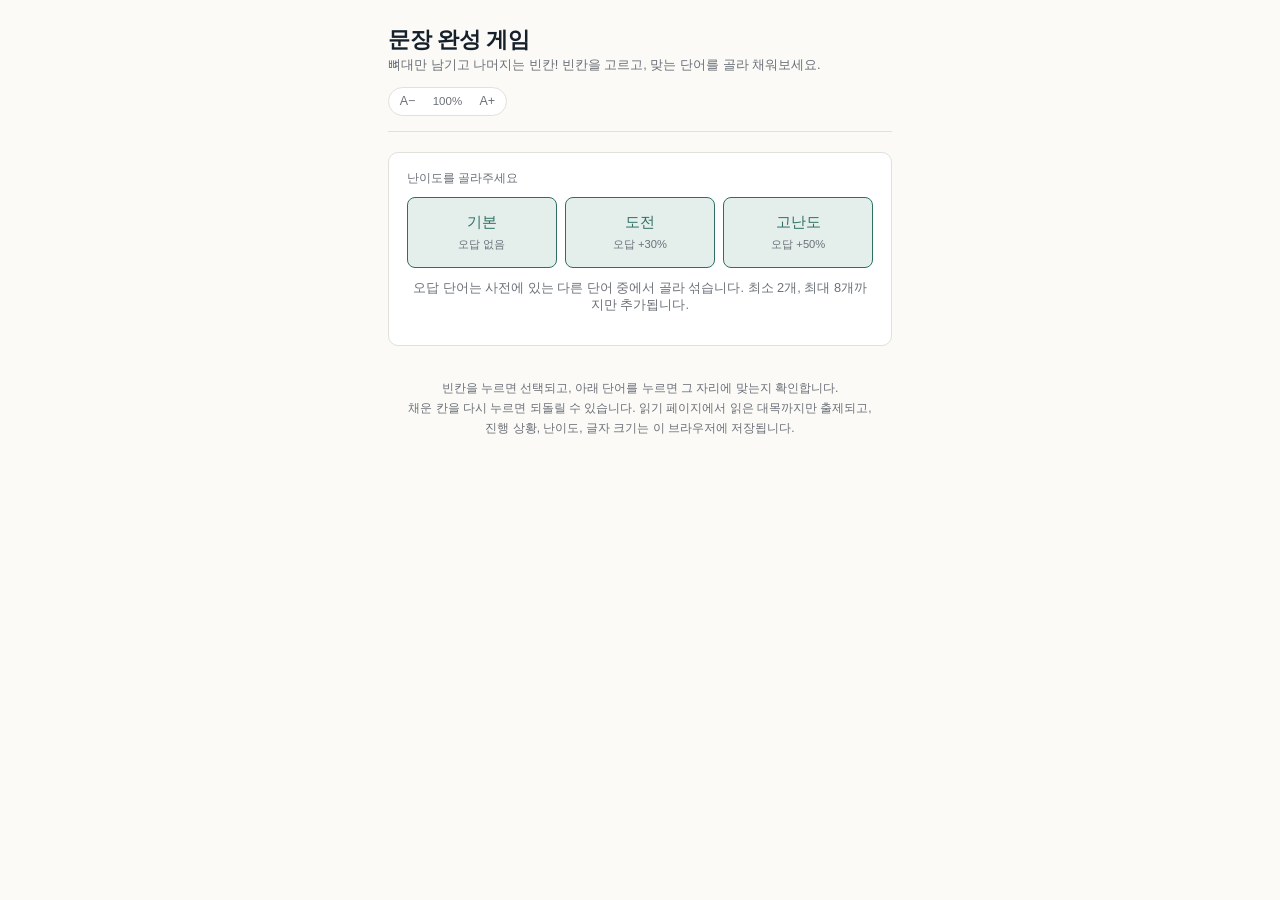
<file: sentence-game/index.html>
<!DOCTYPE html>
<html lang="ko">
<head>
<meta charset="utf-8">
<meta name="viewport" content="width=device-width, initial-scale=1">
<title>문장 완성 게임 — Red-Headed League</title>
<link rel="stylesheet" href="style.css">
</head>
<body>
<div class="wrap">
  <header>
    <div class="head-top">
      <div>
        <h1>문장 완성 게임</h1>
        <p class="byline">뼈대만 남기고 나머지는 빈칸! 빈칸을 고르고, 맞는 단어를 골라 채워보세요.</p>
      </div>
      <div class="font-ctrl" role="group" aria-label="글자 크기 조절">
        <button id="fontDec" type="button" title="글자 작게 (A−)" aria-label="글자 작게">A−</button>
        <button id="fontReset" type="button" title="기본 크기 복원 (100%)" aria-label="기본 크기 복원">100%</button>
        <button id="fontInc" type="button" title="글자 크게 (A+)" aria-label="글자 크게">A+</button>
      </div>
    </div>
  </header>

  <div id="setup" class="card hidden">
    <div class="lab">난이도를 골라주세요</div>
    <div class="pickrow">
      <button class="pick" data-diff="base">기본<span class="best">오답 없음</span></button>
      <button class="pick" data-diff="d30">도전<span class="best">오답 +30%</span></button>
      <button class="pick" data-diff="d50">고난도<span class="best">오답 +50%</span></button>
    </div>
    <p class="hint">오답 단어는 사전에 있는 다른 단어 중에서 골라 섞습니다. 최소 2개, 최대 8개까지만 추가됩니다.</p>
  </div>

  <div id="empty" class="card hidden">
    <p class="hint">아직 읽은 대목이 없습니다.<br>읽기 페이지에서 한 대목을 읽고 오세요.</p>
  </div>

  <div id="game" class="hidden"></div>

  <p class="foot">빈칸을 누르면 선택되고, 아래 단어를 누르면 그 자리에 맞는지 확인합니다.<br>
  채운 칸을 다시 누르면 되돌릴 수 있습니다. 읽기 페이지에서 읽은 대목까지만 출제되고,<br>
  진행 상황, 난이도, 글자 크기는 이 브라우저에 저장됩니다.</p>
</div>

<script src="../word-game/words.js"></script>
<script src="sentdata.js"></script>
<script src="game.js"></script>
</body>
</html>
</file>
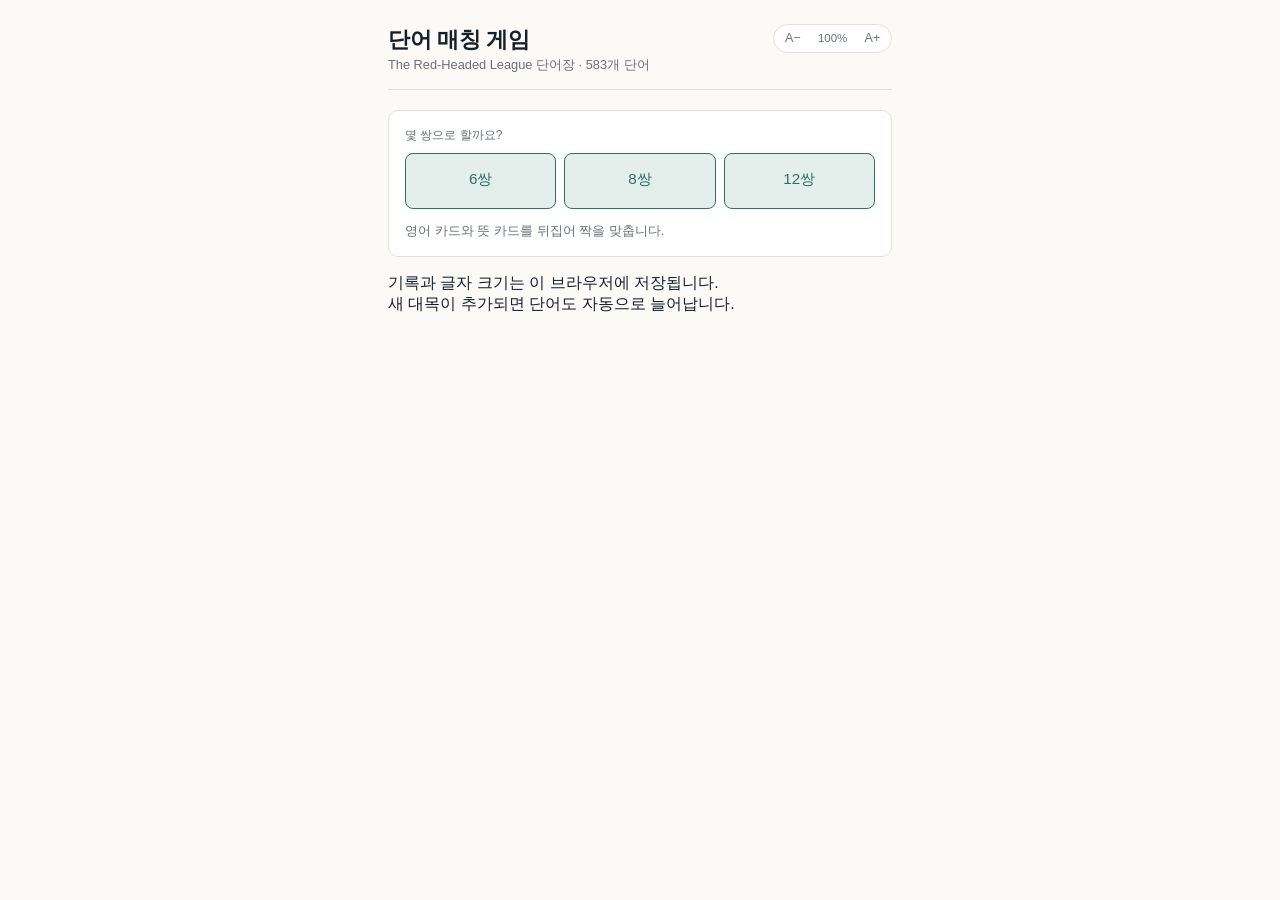
<file: word-game/index.html>
<!DOCTYPE html>
<html lang="ko">
<head>
<meta charset="utf-8">
<meta name="viewport" content="width=device-width, initial-scale=1">
<title>단어 매칭 게임 — Red-Headed League</title>
<link rel="stylesheet" href="style.css">
</head>
<body>
<div class="wrap">
  <header>
    <div class="head-top">
      <div>
        <h1>단어 매칭 게임</h1>
        <p class="byline">The Red-Headed League 단어장 · <span id="wcount"></span>개 단어</p>
      </div>
      <div class="font-ctrl" role="group" aria-label="글자 크기 조절">
        <button id="fontDec" type="button" title="글자 작게 (A−)" aria-label="글자 작게">A−</button>
        <button id="fontReset" type="button" title="기본 크기 복원 (100%)" aria-label="기본 크기 복원">100%</button>
        <button id="fontInc" type="button" title="글자 크게 (A+)" aria-label="글자 크게">A+</button>
      </div>
    </div>
  </header>

  <div id="setup" class="card">
    <div class="lab">몇 쌍으로 할까요?</div>
    <div class="pickrow">
      <button class="pick" data-n="6">6쌍<span class="best" id="best-6"></span></button>
      <button class="pick" data-n="8">8쌍<span class="best" id="best-8"></span></button>
      <button class="pick" data-n="12">12쌍<span class="best" id="best-12"></span></button>
    </div>
    <p class="hint">영어 카드와 뜻 카드를 뒤집어 짝을 맞춥니다.</p>
  </div>

  <div id="game" class="hidden">
    <div class="meta">
      <span id="progress"></span>
      <span id="stats"></span>
    </div>
    <div id="board" class="board"></div>
    <button id="reshuffle" class="full ghost">그만하고 다시 고르기</button>
  </div>

  <div id="done" class="card hidden">
    <div class="word" id="doneTitle"></div>
    <div class="gloss" id="doneStats"></div>
    <div class="gloss" id="doneBest"></div>
    <button class="full" id="again">같은 판수로 다시</button>
    <button class="full ghost" id="toSetup">쌍 수 다시 고르기</button>
  </div>

  <p class="foot">기록과 글자 크기는 이 브라우저에 저장됩니다.<br>새 대목이 추가되면 단어도 자동으로 늘어납니다.</p>
</div>

<script src="words.js"></script>
<script src="game.js"></script>
</body>
</html>
</file>
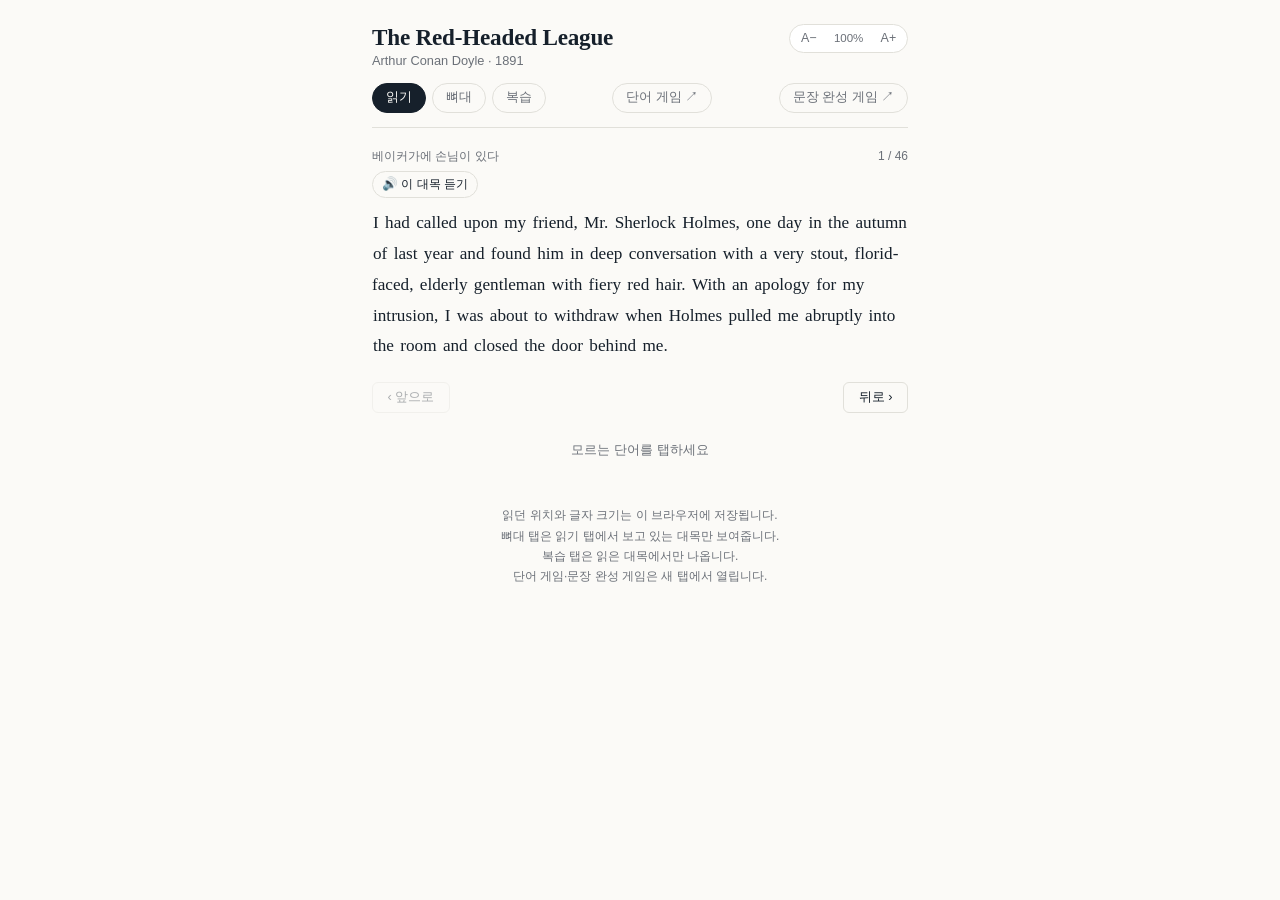
<file: red-headed-league.html>
<!DOCTYPE html>
<html lang="ko">
<head>
<meta charset="utf-8">
<meta name="viewport" content="width=device-width, initial-scale=1">
<title>The Red-Headed League — 읽기</title>
<style>
:root{
  --ink:#16202b; --paper:#fbfaf7; --muted:#6b7078; --rule:#e1e0da;
  --accent:#2f6f63; --accent-bg:#e4efec; --brass:#7d6218; --brass-bg:#f6eac6;
  --ui:-apple-system,BlinkMacSystemFont,"Segoe UI","Apple SD Gothic Neo","Malgun Gothic",sans-serif;
  --read:"Iowan Old Style","Palatino Linotype",Palatino,Georgia,serif;
}
*{box-sizing:border-box}
body{
  margin:0; background:var(--paper); color:var(--ink);
  font-family:var(--ui); -webkit-text-size-adjust:100%;
}
.wrap{max-width:36rem; margin:0 auto; padding:1.5rem 1.25rem 4rem}
header{border-bottom:1px solid var(--rule); padding-bottom:.9rem; margin-bottom:1.25rem}
h1{font-family:var(--read); font-size:1.45rem; font-weight:600; margin:0 0 .15rem; letter-spacing:-.01em}
.byline{font-size:.8rem; color:var(--muted); margin:0}
.head-top{display:flex; justify-content:space-between; align-items:flex-start; gap:.8rem; flex-wrap:wrap}
.font-ctrl{display:inline-flex; align-items:center; border:1px solid var(--rule); border-radius:999px; padding:2px; background:#fff; user-select:none; flex-shrink:0}
.font-ctrl button{
  font-family:var(--ui); font-size:.78rem; font-weight:500; padding:.25rem .55rem; cursor:pointer;
  background:none; border:none; border-radius:999px; color:var(--muted); line-height:1.2;
  transition:all .15s ease;
}
.font-ctrl button:hover:not(:disabled){color:var(--ink); background:#f2f1ec}
.font-ctrl button:active:not(:disabled){background:var(--accent-bg); color:var(--accent)}
.font-ctrl button:disabled{opacity:.35; cursor:default}
.font-ctrl #fontReset{font-variant-numeric:tabular-nums; font-size:.72rem; min-width:2.9rem; text-align:center; padding:.25rem .3rem}
nav{display:flex; gap:.4rem; margin-top:.9rem; flex-wrap:wrap; row-gap:.4rem}
nav button{
  font-family:var(--ui); font-size:.8rem; padding:.35rem .8rem; cursor:pointer;
  background:none; border:1px solid var(--rule); border-radius:999px; color:var(--muted);
}
nav button[aria-selected="true"]{background:var(--ink); border-color:var(--ink); color:var(--paper)}
nav a.game{
  font-family:var(--ui); font-size:.8rem; padding:.35rem .8rem;
  background:none; border:1px solid var(--rule); border-radius:999px; color:var(--muted);
  text-decoration:none; margin-left:auto;
}
.meta{display:flex; justify-content:space-between; align-items:baseline; font-size:.75rem; color:var(--muted); margin-bottom:.7rem}
#text{font-family:var(--read); font-size:1.075rem; line-height:1.8}
#text p{margin:0 0 .85rem}
#text .w{cursor:pointer; border-radius:3px; padding:0 1px}
#text .w.sel{background:var(--accent-bg); color:var(--accent)}
#text .w.tie{background:var(--brass-bg); color:var(--brass)}
#text .open{background:#f2f1ec; border-radius:4px}
.pager{display:flex; justify-content:space-between; align-items:center; margin:1.2rem 0 .2rem; font-size:.8rem}
.pager button{font-family:var(--ui); font-size:.8rem; padding:.4rem .9rem; cursor:pointer; background:none; border:1px solid var(--rule); border-radius:6px; color:var(--ink)}
.pager button:disabled{opacity:.35; cursor:default}
.spk{font-family:var(--ui); font-size:.78rem; padding:.2rem .55rem; cursor:pointer; background:none; border:1px solid var(--rule); border-radius:999px; color:var(--ink); line-height:1.5}
.spk:active{background:var(--accent-bg); border-color:var(--accent)}
.spk.small{font-size:.7rem; padding:.05rem .45rem; margin-left:.5rem; vertical-align:.05em}
.card{border:1px solid var(--rule); border-radius:10px; padding:.95rem 1rem; background:#fff}
.hint{font-size:.82rem; color:var(--muted); text-align:center; padding:.9rem 0}
.word{font-family:var(--read); font-size:1.15rem}
.ipa{font-size:.82rem; color:var(--muted); font-family:var(--ui); margin-left:.45rem}
.pos{font-size:.68rem; color:var(--muted); border:1px solid var(--rule); border-radius:4px; padding:.05rem .35rem; margin-right:.4rem; vertical-align:.1em}
.gloss{font-size:.88rem; color:#3f4650; margin-top:.25rem}
.full{width:100%; margin-top:.8rem; padding:.5rem; font-family:var(--ui); font-size:.83rem; cursor:pointer;
  background:var(--accent); color:#fff; border:none; border-radius:6px}
.sec{border-top:1px solid var(--rule); margin-top:.85rem; padding-top:.7rem}
.lab{font-size:.7rem; color:var(--muted)}
.skel{font-family:var(--read); font-size:.98rem; margin-top:.15rem}
.skelko{font-size:.83rem; color:#3f4650}
.chunk{padding:.45rem .5rem; margin:0 -.5rem; border-radius:6px}
.chunk.tap{cursor:pointer}
.chunk.on{background:#f2f1ec}
.chunk .en{font-family:var(--read); font-size:.94rem}
.chunk .role{font-size:.72rem; color:var(--muted); margin-top:.1rem}
.chunk .kr{font-size:.83rem; color:#3f4650; margin-top:.1rem}
.note{font-size:.83rem; line-height:1.65; color:#3f4650}
.trans{font-size:.83rem; line-height:1.75; color:#3f4650}
.q{font-family:var(--read); font-size:1rem; line-height:1.7; margin-bottom:.9rem}
.opt{display:block; width:100%; text-align:left; font-family:var(--ui); font-size:.88rem;
  padding:.6rem .75rem; margin-bottom:.4rem; cursor:pointer;
  background:#fff; border:1px solid var(--rule); border-radius:7px; color:var(--ink)}
.opt.right{border-color:var(--accent); background:var(--accent-bg)}
.opt.wrong{border-color:#b4534a; background:#f7e7e5}
.verdict{font-size:.85rem; font-weight:600; margin-top:.7rem}
.foot{font-size:.75rem; color:var(--muted); text-align:center; margin-top:2rem; line-height:1.7}
.skrow{border-bottom:1px solid var(--rule); padding:.85rem 0; cursor:pointer}
.skrow:last-child{border-bottom:none}
.skrow .sk{font-family:var(--read); font-size:1.05rem; line-height:1.55}
.skrow .arrow{float:right; color:var(--muted); font-size:.75rem; margin-left:.5rem}
.skrow .orig{margin-top:.75rem; padding:.7rem .8rem; background:#f8f6f0; border-left:3px solid var(--brass);
  border-radius:0 6px 6px 0; font-family:var(--read); font-size:1rem; line-height:1.6}
.skrow .orig .skhit{color:#1959c9; font-weight:700}
</style>
</head>
<body>
<div class="wrap">
<header>
  <div class="head-top">
    <div>
      <h1>The Red-Headed League</h1>
      <p class="byline">Arthur Conan Doyle · 1891</p>
    </div>
    <div class="font-ctrl" role="group" aria-label="글자 크기 조절">
      <button id="fontDec" type="button" title="글자 작게 (A−)" aria-label="글자 작게">A−</button>
      <button id="fontReset" type="button" title="기본 크기 복원 (100%)" aria-label="기본 크기 복원">100%</button>
      <button id="fontInc" type="button" title="글자 크게 (A+)" aria-label="글자 크게">A+</button>
    </div>
  </div>
  <nav>
    <button id="tabRead" aria-selected="true">읽기</button>
    <button id="tabSkel" aria-selected="false">뼈대</button>
    <button id="tabQuiz" aria-selected="false">복습</button>
    <a class="game" href="word-game/index.html" target="_blank" rel="noopener">단어 게임 ↗</a>
    <a class="game" href="sentence-game/index.html" target="_blank" rel="noopener">문장 완성 게임 ↗</a>
  </nav>
</header>
<main id="view"></main>
<p class="foot">읽던 위치와 글자 크기는 이 브라우저에 저장됩니다.<br>뼈대 탭은 읽기 탭에서 보고 있는 대목만 보여줍니다.<br>복습 탭은 읽은 대목에서만 나옵니다.<br>단어 게임·문장 완성 게임은 새 탭에서 열립니다.</p>
</div>

<script id="data" type="application/json">
{
"dict":{
"called":["동", "call upon · ~를 찾아가다", "ˈkɔld"],
"autumn":["명", "가을", "ˈɔtəm"],
"conversation":["명", "대화", "kɑnvərˈseɪʃən"],
"stout":["형", "살집이 있는, 뚱뚱한", "ˈstaʊt"],
"florid-faced":["형", "얼굴이 불그레한", "ˈflɔrəd‧ˈfeɪst"],
"elderly":["형", "나이 지긋한", "ˈɛldərli"],
"gentleman":["명", "신사, 이분", "ˈdʒɛntəlmən"],
"fiery":["형", "불타는 듯한", "ˈfaɪəri"],
"apology":["명", "사과", "əˈpɑlədʒi"],
"intrusion":["명", "불쑥 끼어듦, 방해", "ɪnˈtruʒən"],
"withdraw":["동", "물러나다", "wɪðˈdrɔ"],
"abruptly":["부", "불쑥, 갑작스럽게", "əˈbrʌptli"],
"cordially":["부", "다정하게", "ˈkɔrdʒəli"],
"afraid":["형", "~인 줄 알고 걱정하는", "əˈfreɪd"],
"engaged":["형", "볼일이 있어 바쁜 · \"약혼한\"이 아님", "ɛnˈgeɪdʒd"],
"partner":["명", "동료", "ˈpɑrtnər"],
"helper":["명", "조력자", "ˈhɛlpər"],
"successful":["형", "성공적인", "səkˈsɛsfəl"],
"doubt":["명", "의심", "ˈdaʊt"],
"utmost":["형", "더없이 큰, 최대의", "ˈʌtmoʊst"],
"settee":["명", "긴 소파", "sɛˈti"],
"relapsing":["동", "relapse · 도로 몸을 파묻다", "rɪˈlæpsɪŋ"],
"fingertips":["명", "손끝", "ˈfɪŋgərtɪps"],
"custom":["명", "버릇, 습관", "ˈkʌstəm"],
"judicial":["형", "판단을 내리는", "dʒuˈdɪʃəl"],
"moods":["명", "기분, 상태", "ˈmudz"],
"bizarre":["형", "기이한", "bəˈzɑr"],
"conventions":["명", "관습, 관례", "kənˈvɛnʃənz"],
"humdrum":["형", "따분하고 단조로운", "ˈhʌmdrʌm"],
"routine":["명", "늘 하는 일", "ruˈtin"],
"relish":["명", "즐기는 마음, 애호", "ˈrɛlɪʃ"],
"enthusiasm":["명", "열의", "ɪnˈθuziæzəm"],
"prompted":["동", "prompt · ~하도록 부추기다", "ˈprɑmptɪd"],
"chronicle":["동", "기록으로 남기다", "ˈkrɑnɪkəl"],
"embellish":["동", "살을 붙여 부풀리다", "ɪmˈbɛlɪʃ"],
"adventures":["명", "모험", "ædˈvɛntʃərz"],
"indeed":["부", "정말로", "ɪnˈdid"],
"observed":["동", "observe · 말했다 · 여기선 \"관찰하다\"가 아님", "əbˈzɜrvd"],
"remarked":["동", "remark · 말했다", "rɪˈmɑrkt"],
"remark":["동", "말하다, 언급하다", "rɪˈmɑrk"],
"presented":["동", "present · 내놓다, 제시하다", "priˈzɛntɪd"],
"effects":["명", "결과, 효과", "ɪˈfɛkts"],
"extraordinary":["형", "놀라운, 비범한", "ɛkstrəˈɔrdənɛri"],
"combinations":["명", "조합", "kɑmbəˈneɪʃənz"],
"daring":["형", "대담한", "ˈdɛrɪŋ"],
"effort":["명", "산물, 노력의 결과", "ˈɛfərt"],
"imagination":["명", "상상력", "ɪmædʒəˈneɪʃən"],
"proposition":["명", "주장, 명제", "prɑpəˈzɪʃən"],
"liberty":["명", "실례를 무릅쓴 자유 · take the liberty of ~ing", "ˈlɪbərti"],
"doubting":["동", "의심하기", "ˈdaʊtɪŋ"],
"piling":["동", "pile · 쌓아올리다", "ˈpaɪlɪŋ"],
"reason":["명", "이성, 사고력", "ˈrizən"],
"acknowledges":["동", "acknowledge · 인정하다", "ækˈnɑlɪdʒɪz"],
"narrative":["명", "이야기, 진술", "ˈnærətɪv"],
"singular":["형", "기이한, 유별난", "ˈsɪŋgjələr"],
"promises":["동", "promise · ~일 듯하다 · \"약속하다\"가 아님", "ˈprɑməsəz"],
"unique":["형", "유례없는", "juˈnik"],
"connected":["동", "얽혀 있는", "kəˈnɛktɪd"],
"crimes":["명", "범죄", "ˈkraɪmz"],
"occasionally":["부", "때때로", "əˈkeɪʒənəli"],
"room":["명", "여지 · \"방\"이 아님", "ˈrum"],
"positive":["형", "확실한, 명백한 · \"긍정적인\"이 아님", "ˈpɑzətɪv"],
"committed":["동", "commit · 저지르다", "kəˈmɪtɪd"],
"instance":["명", "사례, 경우", "ˈɪnstəns"],
"course":["명", "경과, 흐름", "ˈkɔrs"],
"events":["명", "일, 사건", "ɪˈvɛnts"],
"certainly":["부", "분명히", "ˈsɜrtənli"],
"recommence":["동", "다시 시작하다", "rikəˈmɛns"],
"kindness":["명", "친절", "ˈkaɪndnəs"],
"blazing":["형", "활활 타오르는", "ˈbleɪzɪŋ"],
"upon":["전", "on과 같은 뜻", "əˈpɑn"],
"save":["전", "~을 제외하고 · 동사 \"구하다\"가 아님", "ˈseɪv"],
"portly":["형", "뚱뚱하고 풍채 좋은", "ˈpɔrtli"],
"pride":["명", "자부심, 으쓱함", "ˈpraɪd"],
"greatcoat":["명", "긴 외투", "ˈgreɪtkoʊt"],
"advertisement":["명", "광고", "ædˈvɜrtəzmənt"],
"endeavoured":["동", "endeavour · 애쓰다, 시도하다", "ɪnˈdɛvərd"],
"indications":["명", "단서, 표시", "ɪndəˈkeɪʃənz"],
"inspection":["명", "살펴봄, 관찰", "ɪnˈspɛkʃən"],
"bore":["동", "bear의 과거형 · 지니고 있었다 · \"낳았다\"가 아님", "ˈbɔr"],
"commonplace":["형", "평범한", "ˈkɑmənpleɪs"],
"tradesman":["명", "장사치, 상인", "ˈtreɪdzmən"],
"obese":["형", "비만인, 뚱뚱한", "oʊˈbis"],
"pompous":["형", "거들먹거리는", "ˈpɑmpəs"],
"baggy":["형", "헐렁한", "ˈbægi"],
"frock-coat":["명", "프록코트(예복용 긴 상의)", "ˈfrɑk‧ˈkoʊt"],
"unbuttoned":["형", "단추를 풀어놓은", "ənˈbʌtənd"],
"drab":["형", "칙칙한 갈색의", "ˈdræb"],
"waistcoat":["명", "조끼", "ˈweɪstkoʊt"],
"brassy":["형", "놋쇠로 된", "ˈbræsi"],
"dangling":["동", "dangle · 매달려 늘어지다", "ˈdæŋgəlɪŋ"],
"ornament":["명", "장식", "ˈɔrnəmənt"],
"frayed":["형", "닳아 해진", "ˈfreɪd"],
"overcoat":["명", "외투", "ˈoʊvərkoʊt"],
"chagrin":["명", "분함, 원통함", "ʃəˈgrɪn"],
"discontent":["명", "불만", "dɪskənˈtɛnt"],
"features":["명", "이목구비, 생김새", "ˈfitʃərz"],
"occupation":["명", "직업", "ɑkjəˈpeɪʃən"],
"questioning":["형", "의아해하는, 캐묻는 듯한", "ˈkwɛstʃənɪŋ"],
"glances":["명", "곁눈질, 흘낏 봄", "ˈglænsɪz"],
"beyond":["전", "~외에는, ~을 넘어서", "bɪˈɑnd"],
"manual":["형", "손으로 하는, 육체의 · manual labour: 육체노동", "ˈmænjuəl"],
"labour":["명", "노동", "ˈleɪbər"],
"snuff":["명", "코담배", "ˈsnʌf"],
"Freemason":["명", "프리메이슨(비밀 공제조합원)", "ˈfrimeɪsən"],
"deduce":["동", "추리해내다", "dɪˈdus"],
"forefinger":["명", "집게손가락", "ˈfɔrfɪŋgər"],
"fortune":["명", "운, 행운 · in the name of good-fortune: 대체", "ˈfɔrtʃən"],
"gospel":["명", "복음 · as true as gospel: 틀림없는 사실", "ˈgɑspəl"],
"carpenter":["명", "목수", "ˈkɑrpəntər"],
"intelligence":["명", "지성, 지능", "ɪnˈtɛlədʒəns"],
"insult":["동", "모욕하다", "ɪnˈsʌlt"],
"especially":["부", "특히", "əˈspɛʃli"],
"strict":["형", "엄격한", "ˈstrɪkt"],
"order":["명", "조합, 결사 · 여기선 프리메이슨 같은 단체", "ˈɔrdər"],
"breastpin":["명", "브로치, 가슴에 다는 핀", "ˈbrɛstpɪn"],
"indicated":["동", "indicate · 나타내다, 보여주다", "ˈɪndəkeɪtəd"],
"cuff":["명", "소맷부리", "ˈkʌf"],
"shiny":["형", "반질반질한, 윤이 나는", "ˈʃaɪni"],
"patch":["명", "자국, 얼룩", "ˈpætʃ"],
"elbow":["명", "팔꿈치", "ˈɛlboʊ"],
"rest":["동", "괴다, 얹어두다 · \"쉬다\"가 아닌 경우", "ˈrɛst"],
"tattooed":["동", "tattoo · 문신을 새기다", "tæˈtud"],
"wrist":["명", "손목", "ˈrɪst"],
"contributed":["동", "contribute · 기여하다, 글을 보태다", "kənˈtrɪbjutɪd"],
"literature":["명", "문헌, 저술", "ˈlɪtərətʃər"],
"trick":["명", "수법, 요령", "ˈtrɪk"],
"staining":["동", "stain · 물들이다", "ˈsteɪnɪŋ"],
"scales":["명", "비늘", "ˈskeɪlz"],
"delicate":["형", "은은한, 섬세한", "ˈdɛləkət"],
"peculiar":["형", "peculiar to · ~에만 있는, ~특유의", "pəˈkjuljər"],
"addition":["명", "in addition · 게다가", "əˈdɪʃən"],
"hanging":["동", "hang · 매달려 있다", "ˈhæŋɪŋ"],
"laughed":["동", "laugh · 웃다(과거형)", "ˈlæft"],
"heavily":["부", "크게, 세게", "ˈhɛvəli"],
"clever":["형", "영리한, 똑똑한", "ˈklɛvər"],
"mistake":["명", "실수", "mɪˈsteɪk"],
"explaining":["동", "explain · 설명하다", "ɪkˈspleɪnɪŋ"],
"reputation":["명", "평판, 명성", "rɛpjəˈteɪʃən"],
"suffer":["동", "(안 좋은 일을) 겪다, 당하다", "ˈsʌfər"],
"shipwreck":["명", "난파 · suffer shipwreck: 완전히 결딴나다", "ˈʃɪprɛk"],
"candid":["형", "솔직한", "ˈkændəd"],
"answered":["동", "answer · 대답하다", "ˈænsərd"],
"thick":["형", "굵은, 두꺼운", "ˈθɪk"],
"planted":["동", "plant · (단단히) 짚다, 놓다", "ˈplæntɪd"],
"column":["명", "(신문의) 난, 칼럼", "ˈkɑləm"],
"account":["명", "on account of · ~때문에", "əˈkaʊnt"],
"bequest":["명", "유증, 유산", "bɪˈkwɛst"],
"late":["형", "고인이 된 · \"늦은\"이 아님", "ˈleɪt"],
"entitles":["동", "entitle · ~에게 자격을 주다", "ɛnˈtaɪtəlz"],
"vacancy":["명", "결원, 공석", "ˈveɪkənsi"],
"salary":["명", "급여, 봉급", "ˈsæləri"],
"purely":["부", "순전히", "ˈpjʊrli"],
"nominal":["형", "명목상의", "ˈnɑmənəl"],
"services":["명", "업무, 직무 · service의 복수", "ˈsərvəsəz"],
"sound":["형", "건전한, 멀쩡한 · \"소리\"가 아닌 경우", "ˈsaʊnd"],
"mind":["명", "정신", "ˈmaɪnd"],
"eligible":["형", "자격이 있는", "ˈɛlədʒəbəl"],
"apply":["동", "지원하다, 신청하다", "əˈplaɪ"],
"offices":["명", "사무실 · office의 복수", "ˈɔfəsəz"],
"ejaculated":["동", "(옛 표현) 소리쳐 말하다, 외치다", "ɪˈdʒækjuleɪtɪd"],
"announcement":["명", "광고문, 공고", "əˈnaʊnsmənt"],
"chuckled":["동", "chuckle · 킬킬 웃다", "ˈtʃʌkəld"],
"wriggled":["동", "wriggle · 몸을 꼬다, 꿈틀대다", "ˈrɪgəld"],
"habit":["명", "습관", "ˈhæbət"],
"spirits":["명", "in high spirits · 기분이 좋은", "ˈspɪrɪts"],
"track":["명", "off the beaten track · 흔치 않은, 색다른", "ˈtræk"],
"scratch":["명", "at scratch · 맨 처음부터", "ˈskrætʃ"],
"household":["명", "가족, 가정", "ˈhaʊshoʊld"],
"fortunes":["명", "운, 형편", "ˈfɔrtʃənz"],
"note":["명", "make a note of · ~을 적어두다", "ˈnoʊt"],
"affair":["명", "일, 사업", "əˈfɛr"],
"living":["명", "생계", "ˈlɪvɪŋ"],
"assistants":["명", "assistant의 복수 · 조수", "əˈsɪstənts"],
"wages":["명", "급여, 임금", "ˈweɪdʒəz"],
"willing":["형", "기꺼이 하는", "ˈwɪlɪŋ"],
"mopping":["동", "mop · (땀 등을) 닦다", "ˈmɑpɪŋ"],
"forehead":["명", "이마", "ˈfɔrhɛd"],
"pawnbroker's":["명", "pawnbroker · 전당포 주인", "ˈpɔnbroʊkərz"],
"obliging":["형", "기꺼이 돕는, 고분고분한", "əˈblaɪdʒɪŋ"],
"youth":["명", "젊은이", "ˈjuθ"],
"better":["동", "better oneself · 자기 처지를 향상시키다", "ˈbɛtər"],
"satisfied":["형", "만족한", "ˈsætəsfaɪd"],
"fortunate":["형", "운 좋은", "ˈfɔrtʃənət"],
"employ":["명", "employé/employee · 피고용인, 직원(옛 프랑스어투 철자 employé로 표기됨)", "ɛmˈplɔɪi"],
"experience":["명", "경험", "ɪkˈspɪriəns"],
"employers":["명", "employer의 복수 · 고용주", "ɛmˈplɔɪərz"],
"age":["명", "시대 · \"나이\"만 있는 게 아님", "ˈeɪdʒ"],
"remarkable":["형", "놀라운, 뛰어난", "rɪˈmɑrkəbəl"],
"faults":["명", "흠, 결점", "ˈfɔlts"],
"fellow":["명", "녀석, 친구", "ˈfɛloʊ"],
"photography":["명", "사진술, 사진 촬영", "fəˈtɑgrəfi"],
"improving":["동", "improve · 향상시키다", "ɪmˈpruvɪŋ"],
"cellar":["명", "지하실", "ˈsɛlər"],
"rabbit":["명", "토끼", "ˈræbət"],
"develop":["동", "(사진을) 현상하다 · \"개발하다\"가 아닌 경우", "dɪˈvɛləp"],
"whole":["명", "on the whole · 전반적으로", "ˈhoʊl"],
"vice":["명", "나쁜 버릇, 악덕", "ˈvaɪs"],
"presume":["동", "(완곡하게) 짐작하다, 추측하다", "prɪˈzum"],
"widower":["명", "홀아비", "ˈwɪdoʊər"],
"quietly":["부", "조용히", "ˈkwaɪətli"],
"roof":["명", "keep a roof over one's head · 살 곳을 지키다", "ˈruf"],
"debts":["명", "debt의 복수 · 빚", "ˈdɛts"],
"wish":["동", "바라다, 소원하다", "ˈwɪʃ"],
"lord":["명", "(감탄) 주님, 하느님 · I wish to the Lord: 정말로 바라다", "ˈlɔrd"],
"worth":["형", "~의 가치가 있는", "ˈwərθ"],
"trustees":["명", "trustee의 복수 · 이사, 수탁자", "trʌˈstiz"],
"wits":["명", "at one's wits' end · 어쩔 줄 모르는", "ˈwɪts"],
"crib":["명", "(구어) 일자리, 자리 · 원래 뜻은 아기 침대, 구유", "ˈkrɪb"],
"colour":["명", "색깔(영국식 철자, color)", "ˈkʌlər"],
"understand":["동", "알아듣다, 이해하다 · I understand that: 제가 알기로는", "ʌndərˈstænd"],
"wonder":["동", "wonder at · ~에 놀라다", "ˈwʌndər"],
"merely":["부", "그저, 단지", "ˈmɪrli"],
"slight":["형", "가벼운, 미미한", "ˈslaɪt"],
"interfere":["동", "지장을 주다, 간섭하다", "ɪntərˈfɪr"],
"occupations":["명", "occupation의 복수 · 일, 직업", "ɑkjəˈpeɪʃənz"],
"sympathy":["명", "동질감, 공감", "ˈsɪmpəθi"],
"enormous":["형", "막대한, 거대한", "ɪˈnɔrməs"],
"instructions":["명", "instruction의 복수 · 지시", "ɪnˈstrʌkʃənz"],
"berths":["명", "berth의 복수 · (원래 배의 정박 자리) 편한 일자리", "ˈbərθs"],
"confined":["동", "confine · 국한되다, 제한되다", "kənˈfaɪnd"],
"grown":["형", "다 자란, 성인의", "ˈgroʊn"],
"turn":["명", "do a good turn · 은혜를 베풀다", "ˈtərn"],
"shutters":["명", "(가게) 셔터, 덧문", "ˈʃʌtərz"],
"tramped":["동", "tramp · 터벅터벅 걸어오다, 무거운 발걸음으로 걷다", "ˈtræmpt"],
"shade":["명", "색조, 색의 종류 · \"그늘\"이 아니라 색이 어느 정도인지를 가리킴", "ˈʃeɪd"],
"choked":["형", "choke · (~로) 꽉 막힌, 발 디딜 틈 없이 붐비는", "ˈtʃoʊkt"],
"folk":["명", "사람들 · people의 옛투/구어체 표현", "ˈfoʊk"],
"coster's":["명", "coster(과일/채소 노점상)의 소유격 · coster's orange barrow = 노점상의 오렌지 손수레", "ˈkɔstərz"],
"barrow":["명", "(손으로 미는) 손수레", "ˈbæroʊ"],
"despair":["명", "절망", "dɪˈspɛr"],
"dejected":["형", "낙담한, 풀 죽은", "dɪˈdʒɛktɪd"],
"wedged":["동", "wedge · 비집고 들어가다, 쐐기처럼 끼워 넣다", "ˈwɛdʒd"],
"vivid":["형", "선명한, 강렬한", "ˈvɪvəd"],
"flame-coloured":["형", "불꽃색의", "ˈfleɪmkʌlərd"],
"tint":["명", "색조, 색깔", "ˈtɪnt"],
"prove":["동", "(결과적으로) ~로 판명되다, 드러나다 · \"증명하다\"가 아니라 나중에 드러난 결과를 말함", "ˈpruv"],
"hardly":["부", "거의 ~ 아니다 · hardly worth your while = 굳이 그럴 만한 가치가 거의 없다", "ˈhɑrdli"],
"deal":["명", "deal table = 소나무 등 값싼 목재로 만든 탁자 · \"거래\"가 아니라 목재 이름", "ˈdil"],
"candidate":["명", "지원자, 후보자", "ˈkændədeɪt"],
"disqualify":["동", "자격을 박탈하다, 실격시키다", "dɪˈskwɑləfaɪ"],
"favourable":["형", "호의적인, 유리한", "ˈfeɪvərəbəl"],
"private":["형", "private word = 은밀한 이야기, 개인적인 이야기", "ˈpraɪvət"],
"admirably":["부", "훌륭하게, 감탄스러울 만큼", "ˈædmərəbli"],
"suited":["동", "suit · 적합하다, 어울리다", "ˈsutɪd"],
"requirement":["명", "요건, 자격 요건", "rɪˈkwaɪrmənt"],
"recall":["동", "기억해내다, 떠올리다", "rɪˈkɔl"],
"bashful":["형", "수줍은, 겸연쩍은", "ˈbæʃfəl"],
"plunged":["동", "plunge · 갑자기 달려들다, 뛰어들다", "ˈplʌndʒd"],
"wrung":["동", "wring의 과거형 · (손을) 꽉 쥐다, 짜다", "ˈrʌŋ"],
"congratulated":["동", "congratulate · 축하하다", "kənˈgrætʃəleɪtɪd"],
"warmly":["부", "따뜻하게, 열렬히", "ˈwɔrmli"],
"success":["명", "성공", "səkˈsɛs"],
"injustice":["명", "부당함, 불공정", "ɪnˈdʒʌstɪs"],
"hesitate":["동", "망설이다, 주저하다", "ˈhɛzəteɪt"],
"excuse":["동", "excuse me for ~ing = ~하는 것을 양해해 주세요 · \"변명\"이 아니라 \"양해를 구하다\"", "ɪksˈkjuz"],
"precaution":["명", "예방 조치, 조심", "priˈkɔʃən"],
"seized":["동", "seize · 꽉 붙잡다, 움켜쥐다", "ˈsizd"],
"perceive":["동", "알아차리다, 감지하다", "pərˈsiv"],
"deceived":["동", "deceive · 속이다, 기만하다", "dɪˈsivd"],
"wig":["명", "가발", "ˈwɪg"],
"paint":["명", "여기서는 화장품/안료(가짜로 머리를 붉게 칠하는 것) · \"페인트\"만이 아님", "ˈpeɪnt"],
"disgust":["동", "역겹게 하다, 넌더리 나게 하다", "dɪsˈgʌst"],
"groan":["명", "신음, 탄식", "ˈgroʊn"],
"disappointment":["명", "실망", "dɪsəˈpɔɪntmənt"],
"trooped":["동", "troop · 떼 지어 걷다, 우르르 몰려가다", "ˈtrupt"],
"pensioner":["명", "연금 수급자 · 여기서는 유산의 혜택을 받는 사람", "ˈpɛnʃənər"],
"benefactor":["명", "후원자, 은인", "ˈbɛnəfæktər"],
"propagation":["명", "번식, 확산", "prɑpəˈgeɪʃən"],
"maintenance":["명", "유지, 존속", "ˈmeɪntənəns"],
"bachelor":["명", "미혼 남성, 독신남", "ˈbætʃələr"],
"fatal":["형", "치명적인", "ˈfeɪtəl"],
"favour":["명", "호의 · in favour of = ~를 위해, ~에 유리하게", "ˈfeɪvər"],
"duties":["명", "duty(직무, 의무)의 복수형", "ˈdutiz"],
"awkward":["형", "곤란한, 난처한", "ˈɑkwərd"],
"gravely":["부", "근엄하게, 심각하게", "ˈgreɪvli"],
"lengthened":["동", "길어졌다 · his face lengthened = 울상이 되다", "ˈlɛŋθənd"],
"stretch":["동", "stretch a point = 규칙을 좀 봐주다, 예외를 두다", "ˈstrɛtʃ"],
"forfeit":["동", "(규칙을 어겨서) ~을 잃다, 몰수당하다", "ˈfɔrfɪt"],
"comply":["동", "comply with = ~을 준수하다, 따르다", "kəmˈplaɪ"],
"conditions":["명", "condition(조건)의 복수형", "kənˈdɪʃənz"],
"budge":["동", "조금 움직이다, 자리를 뜨다(주로 부정문에서)", "ˈbʌdʒ"],
"avail":["동", "소용이 있다, 도움이 되다", "əˈveɪl"],
"billet":["명", "원래는 병사의 숙소, 여기서는 일자리/자리", "ˈbɪlət"],
"press":["명", "여기서는 인쇄기가 아니라 문 달린 장롱/벽장(영국식)", "ˈprɛs"],
"blotting-paper":["명", "압지(잉크를 빨아들이는 종이)", "ˈblɑtɪŋˌpeɪpər"],
"congratulate":["동", "congratulate A on B = B에 대해 A를 축하하다", "kənˈgrætʃəleɪt"],
"hoax":["명", "사기, 속임수(장난삼아 속이는 것)", "ˈhoʊks"],
"fraud":["명", "사기, 협잡", "ˈfrɔd"],
"belief":["명", "past belief = 믿기 어려운, 믿을 수 없는", "bɪˈlif"],
"quill-pen":["명", "깃펜", "ˈkwɪlˌpɛn"],
"foolscap":["명", "대판 용지(옛 규격의 종이)", "ˈfulskæp"],
"complimented":["동", "compliment A upon B = B에 대해 A를 칭찬하다", "ˈkɑmpləmɛntɪd"],
"sovereigns":["명", "sovereign(1파운드짜리 옛 영국 금화)의 복수형", "ˈsɑvrənz"],
"fairly":["부", "get fairly to work = 제대로, 본격적으로 일을 시작하다", "ˈfɛrli"],
"persuaded":["동", "persuade oneself that ~ = 스스로 ~라고 믿어버리다", "pərˈsweɪdɪd"],
"determined":["동", "determine to ~ = ~하기로 결심하다", "dɪˈtərmənd"],
"bade":["동", "bid(고하다, 인사하다)의 옛 과거형 · bade me good-day = 나에게 인사했다", "ˈbeɪd"],
"degrees":["명", "by degrees = 점차, 서서히", "dɪˈgriz"],
"planked":["동", "planked down = (돈을) 척 내놓다", "ˈplæŋkt"],
"diligence":["명", "근면, 부지런함", "ˈdɪlədʒəns"],
"shelf":["명", "선반", "ˈʃɛlf"],
"dissolved":["형", "해산된, 없어진", "dɪˈzɑlvd"],
"cardboard":["명", "마분지, 판지", "ˈkɑrdbɔrd"],
"hammered":["동", "hammered on to = ~에 못 박듯 박아 넣다", "ˈhæmərd"],
"tack":["명", "압정", "ˈtæk"],
"curt":["형", "짤막한, 퉁명스러운", "ˈkərt"],
"rueful":["형", "침울한, 후회스러운", "ˈrufəl"],
"overtopped":["동", "완전히 압도했다", "oʊvərˈtɑpt"],
"comical":["형", "우스꽝스러운", "ˈkɑmɪkəl"],
"roar":["명", "a roar of laughter = 웃음보가 터짐, 폭소", "ˈrɔr"],
"flushing":["동", "flush up to = ~까지 확 붉어지다", "ˈflʌʃɪŋ"],
"flaming":["형", "불타는 듯한, 새빨간", "ˈfleɪmɪŋ"],
"shoving":["동", "shove(밀치다)의 현재분사", "ˈʃʌvɪŋ"],
"staggered":["형", "충격을 받아 어안이 벙벙한", "ˈstægərd"],
"landlord":["명", "집주인", "ˈlændlɔrd"],
"accountant":["명", "회계사", "əˈkaʊntənt"],
"refreshingly":["부", "신선하게, 새롭게 느껴질 만큼", "riˈfrɛʃɪŋli"],
"body":["명", "여기서는 몸이 아니라 단체, 조직", "ˈbɑdi"],
"solicitor":["명", "(영국식) 사무 변호사", "səˈlɪsətər"],
"temporary":["형", "임시의, 일시적인", "ˈtɛmpərɛri"],
"convenience":["명", "편의, 편의 시설", "kənˈvinjəns"],
"premises":["명", "(건물이 딸린) 부지, 사무실(항상 복수형)", "ˈprɛməsəz"],
"manufactory":["명", "제조 공장", "mænjəˈfæktəri"],
"artificial":["형", "인공의", "ɑrtəˈfɪʃəl"],
"struggle":["명", "without a struggle = 저항 한번 없이, 싸워보지도 않고", "ˈstrʌgəl"],
"issues":["명", "issue(문제, 쟁점)의 복수형", "ˈɪʃuz"],
"graver":["형", "grave(심각한)의 비교급, 더 심각한", "ˈgreɪvər"],
"personally":["부", "as far as ~ personally concerned = ~ 개인적으로만 보면", "ˈpərsənəli"],
"contrary":["명", "on the contrary = 오히려, 그와 반대로", "ˈkɑntrɛri"],
"grievance":["명", "불만, 불만 사유", "ˈgrivəns"],
"prank":["명", "장난, 짓궂은 짓", "ˈpræŋk"],
"endeavour":["동", "endeavour to ~ = ~하려고 노력하다", "ɪnˈdɛvər"],
"applicant":["명", "지원자", "ˈæplɪkənt"],
"handy":["형", "손재주가 있는, 일 잘하는", "ˈhændi"],
"stout-built":["형", "체격이 다부진", "ˈstaʊtˌbɪlt"],
"splash":["명", "(액체가 튄) 자국, 얼룩", "ˈsplæʃ"],
"acid":["명", "산(산성 물질)", "ˈæsəd"],
"considerable":["형", "상당한, 꽤 많은", "kənˈsɪdərəbəl"],
"excitement":["명", "흥분", "ɪkˈsaɪtmənt"],
"pierced":["동", "pierced for earrings = 귀걸이를 하기 위해 뚫린", "ˈpɪrst"],
"earrings":["명", "귀걸이", "ˈɪrɪŋz"],
"gipsy":["명", "집시(gypsy의 다른 철자)", "ˈdʒɪpsi"],
"sinking":["동", "sink back(뒤로 기대다)의 -ing형", "ˈsɪŋkɪŋ"],
"complain":["동", "불평하다", "kəmˈpleɪn"],
"conclusion":["명", "결론", "kənˈkluʒən"],
"mysterious":["형", "이해할 수 없는, 불가사의한", "mɪˈstɪriəs"],
"frankly":["부", "솔직하게", "ˈfræŋkli"],
"featureless":["형", "특징 없는", "ˈfitʃərləs"],
"puzzling":["형", "알쏭달쏭하게 하는, 헷갈리게 하는", "ˈpʌzəlɪŋ"],
"identify":["동", "알아보다, 식별하다", "aɪˈdɛntəfaɪ"],
"prompt":["형", "신속한, 지체 없는", "ˈprɑmpt"],
"curled":["동", "curl(몸을 웅크리다)의 과거형", "ˈkərld"],
"hawk-like":["형", "매처럼 생긴, 매부리 같은", "ˈhɔklaɪk"],
"thrusting":["동", "thrust(쑥 내밀다)의 -ing형", "ˈθrʌstɪŋ"],
"bill":["명", "(새의) 부리", "ˈbɪl"],
"dropped":["동", "drop(떨어지다, 빠지다)의 과거형", "ˈdrɑpt"],
"nodding":["동", "nod(꾸벅꾸벅 졸다, 끄덕이다)의 -ing형", "ˈnɑdɪŋ"],
"sprang":["동", "spring(벌떡 일어나다, 튀어 오르다)의 과거형", "ˈspræŋ"],
"gesture":["명", "몸짓, 동작", "ˈdʒɛstʃər"],
"mantelpiece":["명", "벽난로 선반", "ˈmæntəlpis"],
"absorbing":["형", "몰입시키는, 정신을 빼앗는", "əbˈzɔrbɪŋ"],
"introspective":["형", "자기 성찰적인", "ɪntrəˈspɛktɪv"],
"poky":["형", "비좁은", "ˈpoʊki"],
"dingy":["형", "지저분한, 우중충한", "ˈdɪndʒi"],
"enclosure":["명", "울타리 친 공간", "ɛnˈkloʊʒər"],
"weedy":["형", "잡초가 무성한", "ˈwidi"],
"laurel":["명", "월계수", "ˈlɔrəl"],
"uncongenial":["형", "마음에 안 드는, 쾌적하지 않은", "ʌnkənˈdʒinjəl"],
"atmosphere":["명", "분위기, 공기", "ˈætməsfɪr"],
"gilt":["형", "금박을 입힌", "ˈgɪlt"],
"puckered":["형", "찌푸려 주름진", "ˈpʌkərd"],
"vigorously":["부", "힘차게, 세차게", "ˈvɪgərəsli"],
"pavement":["명", "보도, 인도(영국식 표현)", "ˈpeɪvmənt"],
"clean-shaven":["형", "말끔히 면도한", "ˈklinˌʃeɪvən"],
"promptly":["부", "지체 없이, 즉시", "ˈprɑmptli"],
"judgment":["명", "판단", "ˈdʒʌdʒmənt"],
"claim":["명", "권리, 자격", "ˈkleɪm"],
"inquired":["동", "inquire(묻다)의 과거형", "ɪnˈkwaɪərd"],
"instantly":["부", "곧바로, 즉시", "ˈɪnstəntli"],
"trousers":["명", "바지(영국식 표현)", "ˈtraʊzərz"],
"spies":["명", "spy(첩자)의 복수형", "ˈspaɪz"],
"arteries":["명", "간선도로, artery(동맥)의 복수형", "ˈɑrtəriz"],
"conveyed":["동", "convey(실어 나르다)의 과거형", "kənˈveɪd"],
"commerce":["명", "상업", "ˈkɑmərs"],
"tide":["명", "물결, 조류", "ˈtaɪd"],
"footpaths":["명", "보도, footpath(인도)의 복수형", "ˈfʊtpæθs"],
"swarm":["명", "무리, 떼", "ˈswɔrm"],
"pedestrians":["명", "보행자들", "pəˈdɛstriənz"],
"realise":["동", "실감하다, 깨닫다(영국식 철자)", "ˈriəlaɪz"],
"abutted":["동", "abut(맞닿다, 인접하다)의 과거형", "əˈbʌtɪd"],
"stagnant":["형", "정체된, 고여 있는", "ˈstægnənt"],
"quitted":["동", "quit(떠나다)의 과거형", "ˈkwɪtɪd"],
"hobby":["명", "취미", "ˈhɑbi"],
"introspect":["동", "성찰하다, 내면을 들여다보다", "ˈɪntrəspɛkt"],
"keenly":["부", "예리하게, 날카롭게", "ˈkinli"],
"thumped":["동", "thump(쿵쿵 치다, 두드리다)의 과거형", "ˈθʌmpt"],
"shabby-genteel":["형", "초라하지만 격식은 차린", "ˈʃæbidʒɛnˈtil"],
"retired":["형", "여기서는 한적한, 외진(원래는 은퇴한)", "rɪˈtaɪrd"],
"tobacconist":["명", "담배 가게(주인)", "təˈbækənɪst"],
"depot":["명", "저장소, 작업장(제작소)", "ˈdipoʊ"],
"conundrums":["명", "conundrum(수수께끼, 난제)의 복수형", "kəˈnʌndrəmz"],
"enthusiastic":["형", "열정적인", "ɪnθuziˈæstɪk"],
"composer":["명", "작곡가", "kəmˈpoʊzər"],
"merit":["명", "훌륭함, 재능", "ˈmɛrət"],
"stalls":["명", "(극장의) 앞좌석, 스톨석", "ˈstɔlz"],
"languid":["형", "나른한", "ˈlæŋgwəd"],
"sleuth-hound":["명", "원래는 경찰견, 여기서는 명탐정", "ˈsluθˌhaʊnd"],
"relentless":["형", "가차 없는, 냉철한", "rɪˈlɛntlɪs"],
"keen-witted":["형", "예리한, 기지가 넘치는", "ˈkinˌwɪtɪd"],
"alternately":["부", "번갈아", "ˈɔltərnətli"],
"exactness":["명", "정확함", "ɪgˈzæktnəs"],
"astuteness":["명", "기민함, 영민함", "əˈstutnəs"],
"contemplative":["형", "사색적인", "kənˈtɛmplətɪv"],
"predominated":["동", "predominate(우세하다, 지배하다)의 과거형", "prɪˈdɑməneɪtɪd"],
"languor":["명", "나른함, 무기력", "ˈlæŋgər"],
"devouring":["형", "여기서는 맹렬한, 집어삼킬 듯한", "dɪˈvaʊərɪŋ"],
"formidable":["형", "만만치 않은, 무서운", "ˈfɔrmədəbəl"],
"improvisations":["명", "즉흥 연주(들)", "ɪmprɑvɪˈzeɪʃənz"],
"black-letter":["형", "고딕체(옛 활자체)로 인쇄된", "ˈblækˌlɛtər"],
"lust":["명", "여기서는 열망, 갈망", "ˈlʌst"],
"intuition":["명", "직관", "ɪntuˈɪʃən"],
"unacquainted":["형", "잘 모르는, 익숙하지 않은", "ʌnəˈkweɪntɪd"],
"askance":["부", "의심스럽게, 곁눈질로", "əˈskæns"],
"mortals":["명", "mortal(인간, 보통 사람)의 복수형", "ˈmɔrtəlz"],
"enwrapped":["형", "(음악 등에) 깊이 빠진, 몰입한", "ɛnˈræpt"],
"emerged":["동", "emerge(나오다, 나타나다)의 과거형", "ɪˈmərdʒd"],
"complicates":["동", "complicate(복잡하게 만들다)의 3인칭 단수형", "ˈkɑmplɪkeɪts"],
"dense":["형", "여기서는 둔한, 눈치 없는", "ˈdɛns"],
"oppressed":["형", "짓눌린, 억눌린", "əˈprɛst"],
"dealings":["명", "거래, 교류", "ˈdilɪŋz"],
"grotesque":["형", "기괴한", "groʊˈtɛsk"],
"nocturnal":["형", "밤의, 야간의", "nɑkˈtərnəl"],
"expedition":["명", "원정, 탐험", "ɛkspəˈdɪʃən"],
"armed":["형", "무장한", "ˈɑrmd"],
"smooth-faced":["형", "매끈한 얼굴의(수염 없는)", "ˈsmuðˌfeɪst"],
"hansoms":["명", "hansom((당시의) 이륜마차)의 복수형", "ˈhænsəmz"],
"animated":["형", "활기찬", "ˈænəmeɪtɪd"],
"sad-faced":["형", "수심에 찬 얼굴의", "ˈsædˌfeɪst"],
"oppressively":["부", "답답할 만큼, 지나치게", "əˈprɛsɪvli"],
"pea-jacket":["명", "피코트(짧고 두꺼운 상의)", "ˈpiˌdʒækət"],
"gloomily":["부", "침울하게, 우울하게", "ˈgluməli"],
"loftily":["부", "거만하게", "ˈlɔftɪli"],
"deference":["명", "경의, 존중", "ˈdɛfərəns"],
"rubber":["명", "(브리지 같은 카드 게임의) 한 판, 한 세트", "ˈrʌbər"],
"stake":["명", "판돈, 걸려 있는 것", "ˈsteɪk"],
"smasher":["명", "여기서는 위조지폐범", "ˈsmæʃər"],
"forger":["명", "위조범", "ˈfɔrdʒər"],
"cunning":["형", "교활한, 영리한", "ˈkʌnɪŋ"],
"orphanage":["명", "고아원", "ˈɔrfənədʒ"],
"bracelets":["명", "속어로 수갑", "ˈbreɪslɪts"],
"consequential":["형", "거들먹거리는, 자기가 중요한 듯 구는", "kɑnsəˈkwɛnʃəl"],
"vex":["동", "골치 아프게 하다, 짜증나게 하다", "ˈvɛks"],
"evident":["형", "분명한, 명백한", "ˈɛvədənt"],
"copier":["명", "베끼는 사람, 필경사", "ˈkɑpiər"],
"ominous":["형", "불길한", "ˈɑmənəs"],
"communicative":["형", "말이 많은, 이야기하기 좋아하는", "kəˈmjunəkətɪv"],
"labyrinth":["명", "미로", "ˈlæbərɪnθ"],
"gas-lit":["형", "가스등이 켜진", "ˈgæsˌlɪt"],
"imbecile":["명", "얼간이, 바보", "ˈɪmbəsəl"],
"tenacious":["형", "집요한", "təˈneɪʃəs"],
"claws":["명", "claw(발톱)의 복수형, 비유적으로 손아귀", "ˈklɔz"],
"thoroughfare":["명", "(번화한) 큰길, 통행로", "ˈθəroʊfɛr"],
"dismissed":["동", "dismiss(돌려보내다, 해산시키다)의 과거형", "dɪˈsmɪst"],
"vulnerable":["형", "취약한, 공격받기 쉬운", "ˈvʌlnərəbəl"],
"gazed":["동", "gaze(응시하다)의 과거형", "ˈgeɪzd"],
"flags":["명", "여기서는 포석, 판석(flag의 복수형)", "ˈflægz"],
"hollow":["형", "속이 빈, 공허한", "ˈhɑloʊ"],
"imperilled":["동", "imperil(위태롭게 하다)의 과거형", "ɪmˈpɛrəld"],
"solemn":["형", "근엄한, 진지한", "ˈsɑləm"],
"minutely":["부", "세밀하게", "ˈmɪnətli"],
"sufficed":["동", "suffice(충분하다)의 과거형", "səˈfaɪst"],
"divined":["동", "divine(직감하다, 알아채다)의 과거형", "dɪˈvaɪnd"],
"napoleons":["명", "나폴레옹 금화(들)", "nəˈpoʊliənz"],
"foil":["명", "(금속) 박, 포일", "ˈfɔɪl"],
"bullion":["명", "(금이나 은) 지금(地金), 덩어리 귀금속", "ˈbʊljən"],
"misgivings":["명", "misgiving(불안, 의구심)의 복수형", "mɪsˈgɪvɪŋz"],
"chairman":["명", "의장", "ˈtʃɛrmən"],
"screen":["동", "여기서는 가리다, 차단하다", "ˈskrin"],
"conceal":["동", "숨기다", "kənˈsil"],
"compunction":["명", "거리낌, 양심의 가책", "kəmˈpʌŋkʃən"],
"cocked":["형", "(총의) 공이치기를 당긴", "ˈkɑkt"],
"crouched":["동", "crouch(웅크리다)의 과거형", "ˈkraʊtʃt"],
"slide":["명", "여기서는 랜턴의 가리개", "ˈslaɪd"],
"expectancy":["명", "기대(감)", "ɪkˈspɛktənsi"],
"subduing":["형", "마음을 짓누르는, 가라앉히는", "səbˈduɪŋ"],
"dank":["형", "축축하고 찬", "ˈdæŋk"],
"retreat":["명", "여기서는 퇴로, 도주로", "riˈtrit"],
"terminated":["동", "terminate(끝나다)의 과거형", "ˈtərməneɪtɪd"],
"conducted":["동", "conduct(안내하다)의 과거형", "kənˈdʌktəd"],
"vault":["명", "(은행 등의) 금고, 지하실", "ˈvɔlt"],
"severely":["부", "엄하게, 심각하게", "səˈvɪrli"],
"injured":["형", "여기서는 억울해하는, 서운해하는(표정)", "ˈɪndʒərd"],
"unpack":["동", "(짐을) 풀다", "ənˈpæk"],
"weary":["형", "지친", "ˈwɪri"],
"acute":["형", "여기서는 (감각이) 예민한", "əˈkjut"],
"bulky":["형", "덩치 큰, 부피가 큰", "ˈbʌlki"],
"sighing":["형", "한숨짓는", "ˈsaɪɪŋ"],
"glint":["명", "반짝임, 섬광", "ˈglɪnt"],
"lurid":["형", "(빛이) 섬뜩한, 강렬한", "ˈlʊrəd"],
"gash":["명", "여기서는 갈라진 틈", "ˈgæʃ"],
"writhing":["형", "꿈틀거리는", "ˈraɪðɪŋ"],
"protruded":["동", "protrude(튀어나오다)의 과거형", "proʊˈtrudɪd"],
"chink":["명", "(좁은) 틈", "ˈtʃɪŋk"],
"momentary":["형", "순간적인, 잠깐의", "ˈmoʊməntɛri"],
"rending":["형", "찢어지는", "ˈrɛndɪŋ"],
"tearing":["형", "여기서는 찢어지는 듯한", "ˈtɛrɪŋ"],
"gaping":["형", "입을 쩍 벌린", "ˈgeɪpɪŋ"],
"peeped":["동", "peep(빼꼼 나타나다, 살짝 보이다)의 과거형", "ˈpipt"],
"aperture":["명", "구멍, 틈", "ˈæpərtʃər"],
"lithe":["형", "날렵한, 유연한", "ˈlaɪð"],
"shock":["명", "여기서는 (머리털 등의) 텁수룩한 뭉치, 숱", "ˈʃɑk"],
"hauling":["동", "haul(끌어당기다)의 -ing형", "ˈhɔlɪŋ"],
"withdrawn":["동", "withdraw(거두어들이다, 물러나다)의 과거분사형", "wɪθˈdrɔn"],
"chisel":["명", "끌(공구)", "ˈtʃɪzəl"],
"intruder":["명", "침입자", "ɪnˈtrudər"],
"dived":["동", "dive(뛰어들다)의 과거형", "ˈdaɪvd"],
"clutched":["동", "clutch(움켜쥐다)의 과거형", "ˈklʌtʃt"],
"barrel":["명", "여기서는 (총의) 총신", "ˈbærəl"],
"clinked":["동", "clink(쨍그랑 소리를 내다)의 과거형", "ˈklɪŋkt"],
"blandly":["부", "태연하게, 무덤덤하게", "ˈblændli"],
"coolness":["명", "침착함", "ˈkulnəs"],
"fancy":["동", "여기서는 ~라고 생각하다, 짐작하다", "ˈfænsi"],
"pal":["명", "동료, 친구", "ˈpæl"],
"coat-tails":["명", "연미복 자락", "ˈkoʊtteɪlz"],
"compliment":["동", "칭찬하다", "ˈkɑmpləmɛnt"],
"presently":["부", "곧, 이내", "ˈprɛzəntli"],
"derbies":["명", "(속어) 수갑", "ˈdərbiz"],
"filthy":["형", "더러운", "ˈfɪlθi"],
"clattered":["동", "clatter(철컥거리다, 달그락거리다)의 과거형", "ˈklætərd"],
"veins":["명", "vein(혈관)의 복수형", "ˈveɪnz"],
"stare":["명", "빤히 쳐다봄", "ˈstɛr"],
"snigger":["명", "킥킥 웃음", "ˈsnɪgər"],
"highness":["명", "전하 (왕족에 대한 존칭)", "ˈhaɪnəs"],
"serenely":["부", "차분하게, 유유히", "sərˈinəli"],
"custody":["명", "구금, 감시", "ˈkʌstədi"],
"repay":["동", "보답하다, 갚다", "riˈpeɪ"],
"detected":["동", "detect(탐지하다)의 과거형", "dɪˈtɛktəd"],
"defeated":["동", "defeat(격퇴하다, 물리치다)의 과거형", "dɪˈfitəd"],
"robbery":["명", "강도(질)", "ˈrɑbəri"],
"refund":["동", "환급하다", "rɪˈfʌnd"],
"amply":["부", "충분히", "ˈæmpli"],
"obvious":["형", "명백한", "ˈɑbviəs"],
"curious":["형", "여기서는 기묘한, 특이한", "ˈkjʊriəs"],
"ingenious":["형", "기발한, 독창적인", "ɪnˈdʒinjəs"],
"accomplices":["명", "accomplice(공범)의 소유격 형태(accomplice's)가 인쇄상 어퍼스트로피 없이 이어진 것 · 공범의", "əˈkɑmpləsəz"],
"lure":["명", "미끼, 유혹하는 것", "ˈlʊr"],
"rogue":["명", "악당, 사기꾼", "ˈroʊg"],
"incites":["동", "incite(부추기다)의 3인칭 단수형", "ɪnˈsaɪts"],
"secure":["동", "여기서는 확보하다", "sɪˈkjʊr"],
"pawnbroker":["명", "전당포 주인", "ˈpɔnbroʊkər"],
"detective":["명", "형사", "dɪˈtɛktɪv"],
"over-bright":["형", "지나치게 똑똑한", "ˌoʊvərˈbraɪt"],
"vulgar":["형", "저속한, 천박한", "ˈvʌlgər"],
"intrigue":["명", "여기서는 치정, 밀통", "ɪnˈtrig"],
"elaborate":["형", "정교한, 공들인", "ɪˈlæbrət"],
"expenditure":["명", "지출, 비용", "ɪkˈspɛndətʃər"],
"tangled":["형", "엉킨, 얽힌", "ˈtæŋgəld"],
"inquiries":["명", "조사, 문의", "ɪnˈkwaɪəriz"],
"fondness":["명", "애착, 좋아함", "ˈfɑndnəs"],
"vanishing":["동", "vanish(사라지다)의 -ing형", "ˈvænɪʃɪŋ"],
"clue":["명", "실마리, 단서", "ˈklu"],
"fantastic":["형", "여기서는 기이한, 터무니없는", "fænˈtæstɪk"],
"motive":["명", "동기", "ˈmoʊtɪv"],
"tunnel":["명", "터널, 굴", "ˈtʌnəl"],
"ascertaining":["동", "ascertain(확인하다, 알아내다)의 -ing형", "æsərˈteɪnɪŋ"],
"skirmishes":["명", "skirmish(작은 충돌, 신경전)의 복수형", "ˈskərmɪʃɪz"],
"worn":["형", "닳은", "ˈwɔrn"],
"wrinkled":["형", "주름진", "ˈrɪŋkəld"],
"stained":["형", "얼룩진", "ˈsteɪnd"],
"burrowing":["명", "(굴을) 파는 것", "ˈbəroʊɪŋ"],
"solved":["동", "solve(풀다, 해결하다)의 과거형", "ˈsɑlvd"],
"essential":["형", "필수적인", "ɛˈsɛnʃəl"],
"unfeigned":["형", "꾸밈없는, 진짜의", "ʌnˈfeɪnd"],
"admiration":["명", "감탄, 찬사", "ædmərˈeɪʃən"],
"chain":["명", "여기서는 (추론의) 사슬, 연쇄", "ˈtʃeɪn"],
"ennui":["명", "권태, 지루함", "ɛˈnui"],
"yawning":["형", "하품하는", "ˈjɔnɪŋ"],
"alas":["감", "아아, 슬프도다 (탄식)", "əˈlæs"],
"commonplaces":["명", "평범한 것들, 흔한 일", "ˈkɑmənˌpleɪsəz"],
"existence":["명", "존재, 삶", "ɛgˈzɪstəns"],
"shrugged":["동", "shrug(어깨를 으쓱하다)의 과거형", "ˈʃrʌgd"],
"race":["명", "여기서는 인류, 인간(전체)", "ˈreɪs"]
},
"passages":[
 {"title":"베이커가에 손님이 있다","paras":[[0,1]]},
 {"title":"홈즈가 왓슨을 붙잡다","paras":[[2],[3],[4],[5],[6],[7,8,9],[10],[11]]},
 {"title":"기이한 이야기가 시작되다","paras":[[12],[13,14,15,16],[17]]},
 {"title":"홈즈가 윌슨을 한눈에 읽다","paras":[[18,19],[20,21,22,23,24],[25,26],[27,28,29]]},
 {"title":"홈즈가 추리를 하나씩 풀어놓다","paras":[[30,31],[32,33],[34,35],[36,37,38,39,40]]},
 {"title":"윌슨이 광고문을 소리 내어 읽다","paras":[[41,42],[43,44,45],[46,47],[48],[49,50,51]]},
 {"title":"왓슨이 놀라고, 윌슨이 사연을 시작하다","paras":[[52,53,54],[55,56],[57,58],[59,60,61]]},
 {"title":"윌슨이 조수 스폴딩을 소개하다","paras":[[62,63,64,65],[66,67,68],[69,70,71]]},
 {"title":"윌슨의 살림살이, 그리고 광고를 처음 본 순간","paras":[[72,73,74],[75,76],[77,78,79,80],[81,82]]},
 {"title":"스폴딩이 리그의 사연을 설명하다","paras":[[83,84,85],[86,87],[88,89],[90,91]]},
 {"title":"윌슨이 지원을 결심하고 포프스 코트의 인파를 뚫고 사무실에 도착하다","paras":[[92],[93,94,95],[96,97,98,99],[100,101,102,103]]},
 {"title":"윌슨이 사무실에서 매니저를 만나다","paras":[[104,105,106,107],[108],[109,110,111,112,113]]},
 {"title":"매니저가 윌슨의 머리카락을 확인하고 자신을 소개하다","paras":[[114,115,116],[117,118,119,120],[121,122],[123,124,125]]},
 {"title": "던컨 로스가 결혼 여부에 실망했다가 마음을 바꾸다", "paras": [[126, 127, 128, 129, 130, 131], [132], [133, 134], [135], [136, 137]]},
 {"title": "근무 시간과 급여, 그리고 '순전히 명목상'이라는 조건", "paras": [[138, 139], [140, 141], [142, 143, 144, 145, 146, 147], [148, 149, 150, 151]]},
 {"title": "채용이 확정되고, 윌슨이 뛸 듯이 기뻐하며 집으로 돌아가다", "paras": [[152, 153, 154], [155, 156, 157, 158, 159], [160, 161], [162]]},
 {"title": "윌슨이 반신반의하며 일을 시작하고, 리그 생활이 자리 잡다", "paras": [[163, 164, 165], [166, 167, 168, 169, 170], [171, 172, 173, 174]]},
 {"title": "8주 뒤, 리그가 갑자기 해산되다", "paras": [[175, 176, 177], [178, 179, 180], [181, 182, 183], [184, 185, 186]]},
 {"title": "윌슨이 화를 내자 홈즈가 달래고, 집주인을 찾아간 이야기를 시작하다", "paras": [[187, 188], [189, 190, 191, 192, 193], [194, 195, 196], [197, 198]]},
 {"title": "집주인에게서 '윌리엄 모리스'라는 이름과 새 주소를 듣다", "paras": [[199, 200], [201, 202, 203], [204, 205, 206], [207, 208, 209, 210]]},
 {"title": "가짜 주소를 찾아갔다 허탕치고 홈즈를 찾아온 사연을 마치다", "paras": [[211], [212, 213, 214, 215, 216, 217], [218, 219, 220], [221, 222]]},
 {"title": "홈즈가 실질적 손해는 없다고 짚어주고, 조수에 대해 캐묻기 시작하다", "paras": [[223, 224, 225], [226, 227], [228, 229, 230], [231, 232, 233, 234]]},
 {"title": "스폴딩의 외모를 자세히 묻던 홈즈가 흥분하기 시작하다", "paras": [[235, 236, 237, 238, 239], [240, 241, 242], [243, 244, 245, 246]]},
{"title": "손님이 돌아가고, 홈즈와 왓슨이 사건에 대해 의견을 나누다", "paras": [[247, 248], [249], [250], [251, 252], [253, 254, 255], [256], [257, 258]]},
{"title": "홈즈가 '세 파이프짜리 문제'에 잠겼다가 벌떡 일어나 음악회를 제안하다", "paras": [[259, 260, 261], [262], [263, 264, 265, 266], [267, 268, 269], [270]]},
{"title": "홈즈와 왓슨이 색스코버그 스퀘어 현장을 살피다", "paras": [[271], [272, 273, 274, 275, 276], [277, 278, 279, 280, 281, 282]]},
{"title": "조수가 문을 열자 홈즈가 길을 묻는 척하며 '바지 무릎'을 확인하다", "paras": [[283], [284], [285], [286, 287, 288], [289, 290], [291], [292], [293], [294]]},
{"title": "광장 뒤편의 번화한 큰길로 나와 지형을 살피다", "paras": [[295], [296], [297, 298, 299, 300], [301, 302, 303, 304], [305, 306]]},
{"title": "홈즈가 가게들을 짚어보며 음악회로 향하고, 왓슨이 그의 이중적 성격을 묘사하다", "paras": [[307, 308, 309, 310], [311, 312, 313, 314, 315, 316], [317], [318]]},
{"title": "홈즈가 '상당한 범죄'를 예고하며 10시에 무장하고 오라 당부하다", "paras": [[319, 320], [321], [322, 323, 324, 325], [326], [327], [328], [329, 330]]},
{"title": "왓슨이 혼란스러운 채 베이커가로 돌아와 존스 형사 일행과 합류하다", "paras": [[331], [332, 333, 334, 335, 336, 337, 338], [339, 340, 341], [342]]},
{"title": "홈즈가 존스와 메리웨더에게 일행을 소개하고, 존스가 그를 추켜세우다", "paras": [[343, 344], [345, 346, 347], [348], [349, 350, 351], [352, 353, 354]]},
{"title": "홈즈가 오늘 밤 판돈은 존 클레이라며 그의 정체를 설명하다", "paras": [[355, 356], [357, 358, 359, 360, 361, 362, 363], [364, 365, 366]]},
{"title": "홈즈와 왓슨이 마차로 이동하며 메리웨더와 존스를 소개받다", "paras": [[367], [368, 369], [370, 371, 372, 373, 374, 375, 376], [377, 378]]},
{"title": "좁은 통로와 철문을 지나 지하 금고에 들어서다", "paras": [[379, 380, 381], [382], [383, 384], [385, 386, 387], [388, 389], [390]]},
{"title": "홈즈가 이곳이 은행 금고임을 밝히고, 프랑스 금이라는 단서가 나오다", "paras": [[391, 392, 393], [394, 395], [396], [397, 398, 399, 400, 401], [402]]},
{"title": "홈즈가 랜턴을 가리고 각자 자리를 정하며 작전을 지시하다", "paras": [[403, 404, 405], [406], [407, 408, 409, 410, 411, 412, 413, 414]]},
{"title": "칠흑 같은 어둠 속에서 숨죽이며 기다리다", "paras": [[415, 416, 417, 418], [419, 420, 421], [422], [423, 424], [425, 426]]},
{"title": "손이 바닥에서 나타났다 사라지고, 돌이 뒤집혀 구멍이 열리다", "paras": [[427, 428, 429], [430, 431, 432, 433], [434, 435, 436, 437], [438]]},
{"title": "존 클레이와 아치가 구멍에서 올라오고, 홈즈가 그를 붙잡다", "paras": [[439, 440, 441], [442, 443, 444], [445, 446], [447, 448], [449], [450]]},
{"title": "존 클레이가 태연하게 응수하고, 존스가 수갑을 채우다", "paras": [[451, 452], [453, 454], [455, 456, 457], [458, 459, 460], [461, 462]]},
{"title": "메리웨더가 감사를 표하고, 홈즈가 사건의 진상을 설명하기 시작하다", "paras": [[463, 464], [465, 466], [467, 468], [469, 470, 471, 472, 473, 474]]},
{"title": "홈즈가 조수의 동기를 추리해나간 과정을 설명하다", "paras": [[475], [476, 477, 478, 479, 480, 481, 482, 483, 484, 485, 486]]},
{"title": "홈즈가 터널의 존재를 확신하고 조수의 무릎을 확인하러 간 과정을 밝히다", "paras": [[487], [488, 489, 490, 491], [492, 493], [494, 495, 496], [497, 498]]},
{"title": "홈즈가 스코틀랜드 야드에 알린 경위와 오늘 밤임을 확신한 이유를 설명하다", "paras": [[499, 500], [501], [502, 503, 504, 505], [506, 507], [508, 509, 510]]},
{"title": "홈즈가 권태를 달래줄 문제였다며 플로베르의 말을 인용하고 이야기가 끝나다", "paras": [[511, 512], [513, 514], [515, 516]]}
],
"sentences":[
{"t":"I had called upon my friend, Mr. Sherlock Holmes, one day in the autumn of last year and found him in deep conversation with a very stout, florid-faced, elderly gentleman with fiery red hair.",
 "sk":"I had called upon my friend and found him in deep conversation.",
 "skk":"나는 친구를 찾아갔다가, 그가 깊은 대화 중인 것을 보았다.",
 "ko":"작년 가을 어느 날 나는 친구 셜록 홈즈를 찾아갔다가, 그가 아주 뚱뚱하고 얼굴이 불그레한 노신사와 깊은 이야기를 나누고 있는 것을 보았다. 노신사는 불타는 듯한 빨간 머리를 하고 있었다.",
 "c":[["I had called upon my friend, Mr. Sherlock Holmes","주어 + 동사 ①","나는 친구 셜록 홈즈를 찾아갔다",null],
     ["one day in the autumn of last year","언제","작년 가을 어느 날",null],
     ["and found him in deep conversation","동사 ② · 주어는 그대로 I","그리고 그가 깊은 대화 중인 것을 보았다",null],
     ["with a very stout, florid-faced, elderly gentleman","누구와","아주 뚱뚱하고 얼굴 붉은 노신사와","conversation"],
     ["with fiery red hair","앞 명사를 꾸밈","불타는 듯한 빨간 머리의","gentleman"]],
 "n":"with가 두 번 나오는데 붙는 자리가 다릅니다. 첫 번째는 conversation에, 두 번째는 gentleman에 붙어요. 이걸 놓치면 홈즈가 빨간 머리가 됩니다."},
{"t":"With an apology for my intrusion, I was about to withdraw when Holmes pulled me abruptly into the room and closed the door behind me.",
 "sk":"I was about to withdraw when Holmes pulled me into the room.",
 "skk":"내가 물러나려던 참에 홈즈가 나를 방 안으로 끌어당겼다.",
 "ko":"방해해서 미안하다고 말하며 막 물러나려던 참에, 홈즈가 나를 불쑥 방 안으로 끌어당기고 내 뒤로 문을 닫았다.",
 "c":[["With an apology for my intrusion","문장 앞에 놓인 배경","방해해서 미안하다고 말하며",null],
     ["I was about to withdraw","주어 + 동사","나는 막 물러나려던 참이었다",null],
     ["when Holmes pulled me abruptly into the room","그 순간 벌어진 일","그때 홈즈가 나를 불쑥 방 안으로 끌어당겼다",null],
     ["and closed the door behind me","동사 병렬 · 주어는 Holmes","그리고 내 뒤로 문을 닫았다",null]],
 "n":"be about to ~ 는 \"막 ~하려던 참\"입니다. 여기서 when은 \"~할 때\"보다 \"그런데 그때\"에 가까워요."},
{"t":"“You could not possibly have come at a better time, my dear Watson,” he said cordially.",
 "sk":"You could not have come at a better time.",
 "skk":"이보다 더 좋은 때에 올 수는 없었을 걸세.",
 "ko":"\"이보다 더 좋은 때에 오긴 어려웠을 걸세, 왓슨.\" 그가 다정하게 말했다.",
 "c":[["You could not possibly have come at a better time","홈즈가 한 말","더 좋은 때에 올 수는 없었을 것이다",null],
     ["my dear Watson","부르는 말","친애하는 왓슨",null],
     ["he said cordially","누가 어떻게 말했는지","그가 다정하게 말했다",null]],
 "n":"직역하면 \"더 나은 때에 올 수 없었을 것\"인데, 실제 뜻은 \"딱 맞춰 잘 왔다\"는 칭찬입니다."},
{"t":"“I was afraid that you were engaged.”",
 "sk":"I was afraid that you were engaged.","skk":"자네가 바쁜 줄 알았네.",
 "ko":"\"자네가 볼일 중인 줄 알았네.\"",
 "c":[["I was afraid","주어 + 동사","~인 줄 알고 걱정했다",null],
     ["that you were engaged","무엇을","자네가 볼일 중이라는 것을","afraid"]],
 "n":"engaged가 \"약혼한\"이 아니라 \"일이 있어 바쁜\"입니다."},
{"t":"“So I am. Very much so.”",
 "sk":"So I am.","skk":"그래, 맞아.",
 "ko":"\"실제로 그렇다네. 아주 많이.\"",
 "c":[["So I am","앞말이 맞다는 대답","그래, 정말 그렇다네",null],
     ["Very much so","강조","아주 많이 그렇다",null]],
 "n":"So I am 은 상대 말이 사실임을 인정하는 대답입니다. 어순이 뒤집힌 So am I(\"나도 그래\")와 뜻이 다르니 주의하세요."},
{"t":"“Then I can wait in the next room.”",
 "sk":"I can wait in the next room.","skk":"옆방에서 기다리겠네.",
 "ko":"\"그럼 옆방에서 기다리지.\"",
 "c":[["Then","앞말을 받아","그렇다면",null],
     ["I can wait","주어 + 동사","나는 기다릴 수 있다",null],
     ["in the next room","어디서","옆방에서",null]],
 "n":""},
{"t":"“Not at all. This gentleman, Mr. Wilson, has been my partner and helper in many of my most successful cases, and I have no doubt that he will be of the utmost use to me in yours also.”",
 "sk":"This gentleman has been my partner and helper.",
 "skk":"이분은 제 동료이자 조력자였습니다.",
 "ko":"\"전혀 아닙니다. 윌슨 씨, 이분은 제가 해결한 성공적인 사건들에서 동료이자 조력자였습니다. 당신 사건에서도 더없이 큰 도움이 되리라 확신합니다.\"",
 "c":[["Not at all","앞말 부정","전혀 그렇지 않네",null],
     ["This gentleman","주어 · 왓슨을 가리킴","이분은",null],
     ["Mr. Wilson","부르는 말 · 주어가 아님","윌슨 씨",null],
     ["has been my partner and helper","동사","동료이자 조력자였습니다",null],
     ["in many of my most successful cases","어디에서","성공적인 사건들 다수에서","helper"],
     ["and I have no doubt","두 번째 문장","그리고 나는 의심하지 않는다",null],
     ["that he will be of the utmost use to me","무엇을","그가 내게 더없이 큰 도움이 되리라는 것을","doubt"],
     ["in yours also","어디에서","당신 사건에서도","use"]],
 "n":"Mr. Wilson은 주어가 아니라 부르는 말입니다. 주어는 This gentleman, 즉 왓슨이에요. 쉼표 사이에 이름이 끼면 \"이 사람이 곧 그 이름\"인지 \"그 사람을 부르는 것\"인지 구분해야 합니다. yours는 your case예요."},
{"t":"“Try the settee,” said Holmes, relapsing into his armchair and putting his fingertips together, as was his custom when in judicial moods.",
 "sk":"Said Holmes, relapsing into his armchair.",
 "skk":"홈즈가 안락의자에 몸을 파묻으며 말했다.",
 "ko":"\"소파에 앉으시죠.\" 홈즈는 안락의자에 도로 몸을 파묻고 손끝을 맞대며 말했다. 무언가를 판단할 때면 늘 하던 버릇이었다.",
 "c":[["Try the settee","홈즈가 한 말","소파에 앉으시죠",null],
     ["said Holmes","주어 + 동사","홈즈가 말했다",null],
     ["relapsing into his armchair","말하면서 동시에 한 동작","안락의자에 도로 몸을 파묻으며","Holmes"],
     ["and putting his fingertips together","같은 자리에 병렬","그리고 손끝을 맞대며","Holmes"],
     ["as was his custom when in judicial moods","앞 동작을 설명","판단을 내릴 때면 늘 하던 버릇대로",null]],
 "n":"-ing 형태가 쉼표 뒤에 오면 \"~하면서\"라는 동시 동작이고, 주어는 앞의 Holmes입니다. as was his custom은 어순이 뒤집힌 형태로 \"그의 버릇이 그러했듯이\"예요."},
{"t":"“I know, my dear Watson, that you share my love of all that is bizarre and outside the conventions and humdrum routine of everyday life.",
 "sk":"I know that you share my love of all that is bizarre.",
 "skk":"자네가 기이한 것을 좋아하는 내 취향을 함께한다는 걸 아네.",
 "ko":"\"왓슨, 나는 자네가 기이한 것, 그러니까 일상의 관습과 따분한 반복에서 벗어난 모든 것을 좋아하는 내 취향을 함께한다는 걸 알고 있네.\"",
 "c":[["I know","주어 + 동사","나는 안다",null],
     ["my dear Watson","부르는 말","친애하는 왓슨",null],
     ["that you share my love","무엇을 아는가","자네가 내 애호를 함께한다는 것을","know"],
     ["of all that is bizarre","무엇에 대한 애호인가","기이한 모든 것에 대한","love"],
     ["and outside the conventions and humdrum routine of everyday life","앞과 병렬","그리고 일상의 관습과 따분한 반복에서 벗어난","all"]],
 "n":"all that is bizarre and outside ~ 에서 bizarre와 outside가 둘 다 all을 설명합니다. and가 무엇과 무엇을 잇는지만 보면 됩니다."},
{"t":"You have shown your relish for it by the enthusiasm which has prompted you to chronicle, and, if you will excuse my saying so, somewhat to embellish so many of my own little adventures.”",
 "sk":"You have shown your relish for it by the enthusiasm.",
 "skk":"자네는 그 열의로 그 취향을 드러냈지.",
 "ko":"\"자네는 내 사소한 모험들을 그토록 많이 기록하게 만든, 그리고 이런 말 해서 미안하네만 다소 부풀리게 만든 그 열의로, 그 취향을 드러내 보였네.\"",
 "c":[["You have shown your relish for it","주어 + 동사","자네는 그것에 대한 애호를 드러냈다",null],
     ["by the enthusiasm","무엇으로","그 열의로","shown"],
     ["which has prompted you to chronicle","앞 명사를 꾸밈","자네가 기록하도록 부추긴","enthusiasm"],
     ["and, if you will excuse my saying so, somewhat to embellish","앞과 병렬 · 사과의 말이 끼어듦","그리고 다소 부풀리도록","chronicle"],
     ["so many of my own little adventures","무엇을","내 사소한 모험들을 그토록 많이","chronicle"]],
 "n":"prompted you to A and to B 구조인데, A와 B 사이에 사과의 말이 끼어들어 둘이 멀어졌습니다. to chronicle과 to embellish의 목적어는 둘 다 맨 뒤의 adventures예요."},
{"t":"“Your cases have indeed been of the greatest interest to me,” I observed.",
 "sk":"Your cases have been of the greatest interest to me.",
 "skk":"자네 사건들은 내게 더없이 흥미로웠네.",
 "ko":"\"자네 사건들은 정말이지 내게 더없이 흥미로웠네.\" 내가 말했다.",
 "c":[["Your cases","주어","자네 사건들은",null],
     ["have indeed been of the greatest interest","동사","정말이지 더없이 흥미로웠다",null],
     ["to me","누구에게","나에게",null],
     ["I observed","누가 말했는지","내가 말했다",null]],
 "n":"be of + 명사 는 be + 형용사와 같습니다. of the greatest interest는 very interesting이에요. observe도 여기선 \"관찰하다\"가 아니라 \"말하다\"입니다."},
{"t":"“You will remember that I remarked the other day, just before we went into the very simple problem presented by Miss Mary Sutherland, that for strange effects and extraordinary combinations we must go to life itself, which is always far more daring than any effort of the imagination.”",
 "sk":"You will remember that I remarked that we must go to life itself.",
 "skk":"삶 그 자체로 가야 한다고 내가 말한 걸 기억할 걸세.",
 "ko":"\"일전에, 메리 서덜랜드 양이 가져온 그 아주 단순한 사건에 들어가기 직전에, 기이한 결과와 놀라운 조합을 보려면 삶 그 자체로 가야 한다고 내가 말한 걸 기억할 걸세. 삶은 언제나 어떤 상상의 산물보다도 훨씬 대담하니까.\"",
 "c":[["You will remember","주어 + 동사","자네는 기억할 것이다",null],
     ["that I remarked","무엇을 기억하는가","내가 말했다는 것을","remember"],
     ["the other day","언제","일전에","remarked"],
     ["just before we went into the very simple problem","더 정확히 언제","그 아주 단순한 사건에 들어가기 직전에","remarked"],
     ["presented by Miss Mary Sutherland","앞 명사를 꾸밈","메리 서덜랜드 양이 가져온","problem"],
     ["that for strange effects and extraordinary combinations we must go to life itself","내가 말한 내용","기이한 결과와 놀라운 조합을 보려면 삶 그 자체로 가야 한다고","remarked"],
     ["which is always far more daring than any effort of the imagination","앞 명사를 꾸밈","삶은 언제나 어떤 상상의 산물보다 훨씬 대담하다","life"]],
 "n":"that이 두 번 나오는데 첫 번째는 remember의 내용, 두 번째는 remarked의 내용입니다. 두 that 사이에 시간 설명이 길게 끼어들어 짝이 안 보이는 게 이 문장의 함정이에요."},
{"t":"“A proposition which I took the liberty of doubting.”",
 "sk":"A proposition which I doubted.","skk":"제가 감히 의심했던 주장이죠.",
 "ko":"\"제가 실례를 무릅쓰고 의심했던 주장이었죠.\"",
 "c":[["A proposition","명사 하나로 된 대답 · 완전한 문장이 아님","하나의 주장",null],
     ["which I took the liberty of doubting","앞 명사를 꾸밈","내가 실례를 무릅쓰고 의심했던","proposition"]],
 "n":"동사가 없는 조각 문장입니다. 앞사람 말을 받아 \"그건 ~한 주장이었죠\"라고 던지는 대화체예요. take the liberty of ~ing 는 \"실례를 무릅쓰고 ~하다\"입니다."},
{"t":"“You did, Doctor, but none the less you must come round to my view, for otherwise I shall keep on piling fact upon fact on you until your reason breaks down under them and acknowledges me to be right.",
 "sk":"You must come round to my view.","skk":"자네는 내 견해로 돌아서게 될 걸세.",
 "ko":"\"그랬지, 왓슨. 하지만 그래도 자네는 내 견해를 받아들이게 될 걸세. 안 그러면 내가 자네에게 사실 위에 사실을 계속 쌓아올려서, 결국 자네 이성이 그 무게에 무너져 내가 옳다고 인정하게 될 테니까.\"",
 "c":[["You did","앞말 받는 대답","그랬지, 의심했지",null],
     ["Doctor","부르는 말","왓슨",null],
     ["but none the less","앞과 대조","하지만 그럼에도",null],
     ["you must come round to my view","주어 + 동사","자네는 내 견해 쪽으로 돌아서게 된다",null],
     ["for otherwise I shall keep on piling fact upon fact on you","이유","안 그러면 내가 사실 위에 사실을 계속 쌓을 테니까",null],
     ["until your reason breaks down under them","언제까지","자네 이성이 그 무게에 무너질 때까지","piling"],
     ["and acknowledges me to be right","앞과 병렬 · 주어는 your reason","그리고 내가 옳다고 인정할 때까지","reason"]],
 "n":"for가 여기서는 \"~를 위해\"가 아니라 \"왜냐하면\"입니다. and acknowledges의 주어는 you가 아니라 your reason이에요. 동사 끝에 -s가 붙은 게 단서입니다."},
{"t":"Now, Mr. Jabez Wilson here has been good enough to call upon me this morning, and to begin a narrative which promises to be one of the most singular which I have listened to for some time.",
 "sk":"Mr. Wilson has been good enough to call upon me and to begin a narrative.",
 "skk":"윌슨 씨가 고맙게도 나를 찾아와 이야기를 시작해주었네.",
 "ko":"\"그런데 여기 이 제이베즈 윌슨 씨가 고맙게도 오늘 아침 나를 찾아와, 근래 들어본 것 중 가장 기이한 축에 들 법한 이야기를 시작해주었네.\"",
 "c":[["Now","화제 전환","그런데, 자",null],
     ["Mr. Jabez Wilson here","주어 · here는 \"여기 이분\"","여기 계신 제이베즈 윌슨 씨가",null],
     ["has been good enough to call upon me this morning","동사","고맙게도 오늘 아침 나를 찾아와주었다",null],
     ["and to begin a narrative","앞과 병렬","그리고 이야기를 시작해주었다","good"],
     ["which promises to be one of the most singular","앞 명사를 꾸밈","가장 기이한 축에 들 듯한","narrative"],
     ["which I have listened to for some time","앞을 다시 꾸밈","내가 근래 들어온 것들 중","singular"]],
 "n":"has been good enough to A and to B 구조입니다. which가 두 번 나오는데 각각 앞의 다른 명사에 붙어요. promise는 \"약속하다\"가 아니라 \"~일 것 같다\"입니다."},
{"t":"You have heard me remark that the strangest and most unique things are very often connected not with the larger but with the smaller crimes, and occasionally, indeed, where there is room for doubt whether any positive crime has been committed.",
 "sk":"You have heard me remark that the strangest things are connected with the smaller crimes.",
 "skk":"가장 기이한 일은 작은 범죄와 얽혀 있다고 내가 말한 걸 자네도 들었지.",
 "ko":"\"가장 기이하고 유례없는 일들은 큰 범죄가 아니라 오히려 작은 범죄와 얽혀 있는 경우가 많고, 때로는 범죄라 할 만한 일이 정말 있었는지조차 의심스러운 경우와 얽혀 있다고, 내가 말하는 걸 자네도 들은 적 있지.\"",
 "c":[["You have heard me remark","주어 + 동사","자네는 내가 말하는 걸 들었다",null],
     ["that the strangest and most unique things are very often connected","무엇을 말했는가","가장 기이한 일들이 자주 얽혀 있다고","remark"],
     ["not with the larger but with the smaller crimes","무엇과 얽히는가","큰 범죄가 아니라 작은 범죄와","connected"],
     ["and occasionally, indeed, where there is room for doubt","앞과 병렬","그리고 때로는 의심의 여지가 있는 경우와","connected"],
     ["whether any positive crime has been committed","무엇에 대한 의심인가","범죄라 할 것이 정말 저질러졌는지","doubt"]],
 "n":"not A but B 구조입니다. 뒤의 and occasionally ~ 도 with 자리에 이어지는 세 번째 항목이에요. positive는 \"긍정적인\"이 아니라 \"확실한, 명백한\"입니다."},
{"t":"As far as I have heard, it is impossible for me to say whether the present case is an instance of crime or not, but the course of events is certainly among the most singular that I have ever listened to.",
 "sk":"It is impossible for me to say whether the case is an instance of crime.",
 "skk":"이 사건이 범죄인지 아닌지는 말할 수 없네.",
 "ko":"\"지금까지 들은 바로는 이번 일이 범죄에 해당하는지 아닌지 말할 수 없네. 다만 일이 흘러온 과정만큼은 내가 여태 들어본 것 중 가장 기이한 축에 든다는 게 분명하네.\"",
 "c":[["As far as I have heard","범위를 한정","내가 들은 바로는",null],
     ["it is impossible for me to say","주어 + 동사 · it은 자리만 잡는 가주어","말하는 것은 불가능하다",null],
     ["whether the present case is an instance of crime or not","it이 가리키는 진짜 내용","이번 일이 범죄의 한 예인지 아닌지","it"],
     ["but the course of events is certainly among the most singular","대조되는 두 번째 문장","하지만 일의 경과는 분명 가장 기이한 축에 든다",null],
     ["that I have ever listened to","앞 명사를 꾸밈","내가 여태 들어본 것들 중","singular"]],
 "n":"it is impossible for me to say ~ 에서 it은 자리만 잡아둔 가주어이고, 진짜 내용은 뒤의 whether절입니다."},
{"t":"Perhaps, Mr. Wilson, you would have the great kindness to recommence your narrative.”",
 "sk":"You would have the great kindness to recommence your narrative.",
 "skk":"이야기를 다시 시작해주시면 고맙겠습니다.",
 "ko":"\"윌슨 씨, 괜찮으시다면 이야기를 처음부터 다시 해주시겠습니까.\"",
 "c":[["Perhaps","부드럽게 청하는 말","혹시, 괜찮으시다면",null],
     ["Mr. Wilson","부르는 말","윌슨 씨",null],
     ["you would have the great kindness","주어 + 동사","큰 친절을 베풀어주시겠습니까",null],
     ["to recommence your narrative","무엇을","이야기를 다시 시작하는","kindness"]],
 "n":"would have the kindness to ~ 는 아주 정중한 부탁입니다. 직역하면 어색하니 \"~해주시겠습니까\"로 읽으세요."},
{"t":"The portly client puffed out his chest with an appearance of some little pride and pulled a dirty and wrinkled newspaper from the inside pocket of his greatcoat.",
 "sk":"The client puffed out his chest and pulled a newspaper from his pocket.",
 "skk":"그 손님은 가슴을 내밀고는 주머니에서 신문을 꺼냈다.",
 "ko":"그 풍채 좋은 손님은 다소 으쓱한 듯 가슴을 내밀더니, 외투 안주머니에서 더럽고 구겨진 신문을 꺼냈다.",
 "c":[["The portly client","주어","그 풍채 좋은 손님은",null],
     ["puffed out his chest","동사 ①","가슴을 내밀었다",null],
     ["with an appearance of some little pride","어떻게","다소 으쓱한 기색으로","puffed"],
     ["and pulled a dirty and wrinkled newspaper","동사 ② · 주어는 그대로","그리고 더럽고 구겨진 신문을 꺼냈다",null],
     ["from the inside pocket of his greatcoat","어디서","외투 안주머니에서","pulled"]],
 "n":"동사가 puffed와 pulled 둘로 병렬되어 있는데, 사이에 with구가 끼어 있어 두 번째 동사를 놓치기 쉽습니다. 주어는 끝까지 The portly client 하나입니다."},
{"t":"As he glanced down the advertisement column, with his head thrust forward and the paper flattened out upon his knee, I took a good look at the man and endeavoured, after the fashion of my companion, to read the indications which might be presented by his dress or appearance.",
 "sk":"I took a good look at the man and endeavoured to read the indications.",
 "skk":"나는 그 남자를 잘 살펴보고 단서를 읽어내려 애썼다.",
 "ko":"그가 머리를 앞으로 내민 채 무릎 위에 신문을 펼쳐놓고 광고란을 훑어보는 동안, 나는 그 남자를 잘 살펴보며, 내 동료의 방식을 따라 그의 옷차림이나 겉모습이 드러낼 만한 단서를 읽어내려 애썼다.",
 "c":[["As he glanced down the advertisement column","그가 무엇을 하는 동안","그가 광고란을 훑어보는 동안",null],
     ["with his head thrust forward and the paper flattened out upon his knee","그때 그의 모습","머리를 앞으로 내밀고 무릎에 신문을 펼친 채",null],
     ["I took a good look at the man","주어 + 동사 ①","나는 그 남자를 잘 살펴보았다",null],
     ["and endeavoured","동사 ② · 주어는 그대로 I","그리고 애썼다",null],
     ["after the fashion of my companion","어떤 방식으로 · 동사 사이에 끼어든 삽입구","내 동료의 방식을 따라","endeavoured"],
     ["to read the indications","무엇을 하려고 애썼는가","단서를 읽어내려고","endeavoured"],
     ["which might be presented by his dress or appearance","앞 명사를 꾸밈","그의 옷차림이나 겉모습이 드러낼 법한","indications"]],
 "n":"뼈대는 took ~ and endeavoured ~ 의 병렬입니다. after the fashion of my companion이 두 동사 사이에 끼어들어 있어서 길어 보일 뿐이에요."},
{"t":"I did not gain very much, however, by my inspection.",
 "sk":"I did not gain very much by my inspection.",
 "skk":"나는 살펴봐도 별 소득이 없었다.",
 "ko":"하지만 살펴봐도 별로 얻은 것이 없었다.",
 "c":[["I did not gain very much","주어 + 동사","나는 별로 얻지 못했다",null],
     ["however","삽입된 부사 · 문장 중간에 끼어듦","하지만",null],
     ["by my inspection","무엇으로","내 관찰로",null]],
 "n":"however가 문장 맨 앞이 아니라 중간에 끼어 있습니다. 자리는 달라도 뜻은 그냥 \"하지만\"입니다."},
{"t":"Our visitor bore every mark of being an average commonplace British tradesman, obese, pompous, and slow.",
 "sk":"Our visitor bore every mark of being an average tradesman.",
 "skk":"우리 손님은 딱 평범한 상인의 표가 났다.",
 "ko":"우리 손님은 뚱뚱하고 거들먹거리고 굼뜬, 그야말로 평범한 영국 상인이라는 표가 역력했다.",
 "c":[["Our visitor","주어","우리 손님은",null],
     ["bore every mark of being an average commonplace British tradesman","동사","딱 평범한 영국 상인이라는 표를 지니고 있었다",null],
     ["obese, pompous, and slow","앞 명사를 다시 풀어씀","뚱뚱하고 거들먹거리고 굼뜬","tradesman"]],
 "n":"bore는 bear의 과거형으로 여기선 \"지니고 있었다\"는 뜻입니다. \"낳았다\"로 읽으면 엉뚱해져요. 콤마로 나열된 세 형용사는 모두 tradesman을 다시 설명하는 말입니다."},
{"t":"He wore rather baggy grey shepherd's check trousers, a not over-clean black frock-coat, unbuttoned in the front, and a drab waistcoat with a heavy brassy Albert chain, and a square pierced bit of metal dangling down as an ornament.",
 "sk":"He wore trousers, a frock-coat, and a waistcoat with a chain.",
 "skk":"그는 바지와 프록코트, 사슬 달린 조끼를 입고 있었다.",
 "ko":"그는 다소 헐렁한 회색 셰퍼드 체크무늬 바지에, 그다지 깨끗하지 않은 검은색 프록코트를 단추도 채우지 않은 채 걸치고, 묵직한 놋쇠 회중시계 사슬이 달린 칙칙한 조끼를 입고 있었다. 그 사슬에는 장식으로 구멍 뚫린 네모난 금속 조각이 매달려 늘어져 있었다.",
 "c":[["He wore rather baggy grey shepherd's check trousers","주어 + 동사 + 목적어 ①","그는 헐렁한 회색 체크무늬 바지를 입고 있었다",null],
     ["a not over-clean black frock-coat","목적어 ② · 병렬","그다지 깨끗하지 않은 검은 프록코트를",null],
     ["unbuttoned in the front","앞 명사를 꾸밈","앞섶 단추를 풀어놓은","frock-coat"],
     ["and a drab waistcoat","목적어 ③ · 병렬","그리고 칙칙한 조끼를",null],
     ["with a heavy brassy Albert chain","무엇이 딸린 조끼인가","묵직한 놋쇠 회중시계 사슬이 달린","waistcoat"],
     ["and a square pierced bit of metal dangling down as an ornament","사슬에 딸린 것 하나 더","그리고 장식으로 늘어진 구멍 뚫린 네모난 금속 조각이","chain"]],
 "n":"wore의 목적어가 trousers, frock-coat, waistcoat 세 개로 쭉 이어집니다. 콤마가 많아 헷갈리지만 and로 이어지는 큰 덩어리가 몇 개인지만 세면 됩니다."},
{"t":"A frayed top-hat and a faded brown overcoat with a wrinkled velvet collar lay upon a chair beside him.",
 "sk":"A top-hat and an overcoat lay upon a chair.",
 "skk":"모자와 외투가 의자 위에 놓여 있었다.",
 "ko":"닳아 해진 톱해트와, 벨벳 옷깃이 구겨진 색바랜 갈색 외투가 그의 옆 의자 위에 놓여 있었다.",
 "c":[["A frayed top-hat","주어 ①","닳아 해진 톱해트와",null],
     ["and a faded brown overcoat","주어 ② · 병렬","색바랜 갈색 외투가",null],
     ["with a wrinkled velvet collar","앞 명사를 꾸밈","벨벳 옷깃이 구겨진","overcoat"],
     ["lay upon a chair","동사","의자 위에 놓여 있었다",null],
     ["beside him","어디의 의자","그의 옆",null]],
 "n":"주어가 top-hat과 overcoat 두 개라서 동사 lay(놓여 있었다)도 그 둘 다에 걸립니다. lay는 lie(놓여 있다)의 과거형이지 \"놓다\"의 lay가 아니에요."},
{"t":"Altogether, look as I would, there was nothing remarkable about the man save his blazing red head, and the expression of extreme chagrin and discontent upon his features.",
 "sk":"There was nothing remarkable about the man save his red head.",
 "skk":"빨간 머리 말고는 이 남자에게 특별한 게 없었다.",
 "ko":"전체적으로 아무리 뜯어봐도, 이 남자에게서 특별한 점이라곤 활활 타는 듯한 빨간 머리와, 얼굴에 서린 극도의 분함과 불만의 표정 말고는 없었다.",
 "c":[["Altogether","전체적으로 보아","전체적으로",null],
     ["look as I would","아무리 ~해도 · 어순이 뒤집힘","내가 아무리 뜯어봐도",null],
     ["there was nothing remarkable about the man","주어 + 동사","이 남자에게 특별한 것이 없었다",null],
     ["save his blazing red head","무엇을 빼고 · save = except","활활 타는 빨간 머리를 빼고는","nothing"],
     ["and the expression of extreme chagrin and discontent upon his features","save에 이어지는 두 번째 것","그리고 얼굴에 서린 극도의 분함과 불만의 표정을 빼고는","nothing"]],
 "n":"look as I would는 \"아무리 살펴봐도\"라는 뜻으로 어순이 뒤집힌 관용 표현입니다. save 뒤에 걸리는 것이 빨간 머리와 표정, 두 개라는 걸 놓치기 쉽습니다."},
{"t":"Sherlock Holmes' quick eye took in my occupation, and he shook his head with a smile as he noticed my questioning glances.",
 "sk":"Sherlock Holmes' quick eye took in my occupation, and he shook his head.",
 "skk":"홈즈의 빠른 눈이 내 직업을 알아채고는, 그가 고개를 저었다.",
 "ko":"홈즈의 빠른 눈은 내 직업을 이미 알아채고 있었고, 그는 내가 의아해하며 곁눈질하는 것을 보고는 미소 지으며 고개를 저었다.",
 "c":[["Sherlock Holmes' quick eye","주어","홈즈의 빠른 눈은",null],
     ["took in my occupation","동사 ①","내 직업을 알아챘다",null],
     ["and he shook his head with a smile","동사 ② · 새 주어 he","그리고 그는 미소 지으며 고개를 저었다",null],
     ["as he noticed my questioning glances","언제","내가 의아해하며 곁눈질하는 것을 보고서","shook"]],
 "n":"take in은 여기서 \"눈으로 훑어보고 알아채다\"입니다. 주어가 eye에서 he로 바뀌는 걸 놓치지 마세요."},
{"t":"“Beyond the obvious facts that he has at some time done manual labour, that he takes snuff, that he is a Freemason, that he has been in China, and that he has done a considerable amount of writing lately, I can deduce nothing else.”",
 "sk":"I can deduce nothing else beyond the obvious facts.",
 "skk":"뻔한 사실들 말고는 더 추리할 게 없네.",
 "ko":"\"뻔히 보이는 사실들, 그러니까 이 사람이 예전에 육체노동을 한 적이 있고, 코담배를 즐기며, 프리메이슨 회원이고, 중국에 다녀왔으며, 최근에 글을 꽤 많이 썼다는 것 말고는, 나로선 더 추리해낼 게 없네.\"",
 "c":[["Beyond the obvious facts","무엇을 빼고는","뻔히 보이는 사실들을 빼고는",null],
     ["that he has at some time done manual labour","facts의 내용 ①","이 사람이 예전에 육체노동을 했다는","facts"],
     ["that he takes snuff","facts의 내용 ②","코담배를 즐긴다는","facts"],
     ["that he is a Freemason","facts의 내용 ③","프리메이슨 회원이라는","facts"],
     ["that he has been in China","facts의 내용 ④","중국에 다녀왔다는","facts"],
     ["and that he has done a considerable amount of writing lately","facts의 내용 ⑤","그리고 최근 글을 꽤 썼다는","facts"],
     ["I can deduce nothing else","진짜 주어 + 동사","나는 더는 추리해낼 게 없다",null]],
 "n":"that절 다섯 개가 모두 facts 하나를 풀어 설명합니다. 진짜 주어와 동사(I can deduce)는 맨 뒤에 있으니, 앞의 긴 나열은 Beyond에 걸린 목적어 뭉치일 뿐이라는 걸 먼저 파악하세요."},
{"t":"Mr. Jabez Wilson started up in his chair, with his forefinger upon the paper, but his eyes upon my companion.",
 "sk":"Mr. Jabez Wilson started up in his chair.",
 "skk":"윌슨 씨는 의자에서 벌떡 일어났다.",
 "ko":"제이베즈 윌슨 씨는 손가락은 신문 위에 둔 채, 눈은 내 동료에게 둔 채로 의자에서 벌떡 몸을 일으켰다.",
 "c":[["Mr. Jabez Wilson started up in his chair","주어 + 동사","윌슨 씨는 의자에서 벌떡 일어났다",null],
     ["with his forefinger upon the paper","그때 손은 어디에 · 동사 없이 상태만","집게손가락은 신문 위에 둔 채",null],
     ["but his eyes upon my companion","대조 · 역시 동사 없이 상태만","하지만 눈은 내 동료에게 둔 채",null]],
 "n":"with A upon B, but C upon D 처럼 동사 없이 상태만 나란히 붙습니다. 뒤의 but his eyes 부분도 동사가 생략된 채 앞 구조를 그대로 반복한다고 보면 됩니다."},
{"t":"“How, in the name of good-fortune, did you know all that, Mr. Holmes?” he asked.",
 "sk":"How did you know all that, Mr. Holmes?",
 "skk":"대체 그걸 어떻게 아셨습니까, 홈즈 씨?",
 "ko":"\"대체 어떻게 그 모든 걸 아셨습니까, 홈즈 씨?\" 그가 물었다.",
 "c":[["How","무엇을 묻는가","어떻게",null],
     ["in the name of good-fortune","놀라움을 더하는 삽입구","대체",null],
     ["did you know all that","묻는 내용","그걸 다 아셨습니까",null],
     ["Mr. Holmes","부르는 말","홈즈 씨",null],
     ["he asked","누가 물었는지","그가 물었다",null]],
 "n":"in the name of good-fortune은 How와 did you 사이에 끼어든 삽입구로, \"대체\"라는 놀라움만 더할 뿐 따로 해석할 문법 성분은 아닙니다."},
{"t":"“How did you know, for example, that I did manual labour? It's as true as gospel, for I began as a ship's carpenter.”",
 "sk":"How did you know that I did manual labour? I began as a ship's carpenter.",
 "skk":"제가 육체노동을 했다는 걸 어떻게 아셨죠? 저는 목수로 시작했거든요.",
 "ko":"\"예를 들어 제가 육체노동을 했다는 건 어떻게 아셨습니까? 틀림없는 사실이긴 합니다, 저는 배 짓는 목수로 시작했으니까요.\"",
 "c":[["How did you know","주어 + 동사 ①","어떻게 아셨습니까",null],
     ["for example","삽입구","예를 들어",null],
     ["that I did manual labour","무엇을 아셨는가","제가 육체노동을 했다는 것을","know"],
     ["It's as true as gospel","주어 + 동사 ②","그건 틀림없는 사실입니다",null],
     ["for I began as a ship's carpenter","이유 · for = because","왜냐하면 저는 배 목수로 시작했으니까요",null]],
 "n":"for가 또 \"왜냐하면\"으로 쓰였습니다. as true as gospel은 \"복음만큼이나 참되다\", 즉 \"틀림없는 사실\"이라는 관용구예요."},
{"t":"“Your hands, my dear sir. Your right hand is quite a size larger than your left.",
 "sk":"Your right hand is quite a size larger than your left.",
 "skk":"당신 오른손이 왼손보다 꽤 크군요.",
 "ko":"\"손을 보면 압니다, 선생. 당신 오른손이 왼손보다 꽤 한 치수는 더 크군요.\"",
 "c":[["Your hands","화제를 던지는 말","손을 보면 압니다",null],
     ["my dear sir","부르는 말","선생",null],
     ["Your right hand","주어","당신 오른손이",null],
     ["is quite a size larger than your left","동사 + 비교","왼손보다 꽤 한 치수 더 크다",null]],
 "n":"Your hands만 툭 던져놓고 뒤에서 오른손 이야기로 좁혀 들어갑니다. than your left 뒤에는 hand가 생략돼 있어요(= your left hand)."},
{"t":"You have worked with it, and the muscles are more developed.”",
 "sk":"You have worked with it, and the muscles are more developed.",
 "skk":"그 손으로 일을 해왔고, 근육이 더 발달했습니다.",
 "ko":"\"그 손으로 일을 해왔고, 그래서 근육이 더 발달한 겁니다.\"",
 "c":[["You have worked with it","주어 + 동사 ①","당신은 그 손으로 일을 해왔다",null],
     ["and the muscles are more developed","동사 ② · 병렬","그리고 근육이 더 발달했다",null]],
 "n":"it은 앞 문장의 your right hand를 가리킵니다. 대명사가 무엇을 가리키는지는 앞 문장과 이어서 읽어야 보여요."},
{"t":"“Well, the snuff, then, and the Freemasonry?”",
 "sk":"What about the snuff and the Freemasonry?",
 "skk":"그럼 코담배랑 프리메이슨은요?",
 "ko":"\"그럼 코담배랑 프리메이슨은요?\"",
 "c":[["Well","화제 전환","그럼",null],
     ["the snuff, then","묻는 것 ①","그럼 코담배는",null],
     ["and the Freemasonry","묻는 것 ② · 병렬","그리고 프리메이슨은",null]],
 "n":"동사 없이 명사만 나열한 조각 문장입니다. 홈즈가 아까 말한 목록 중 두 가지를 되짚어 묻는 대화체예요."},
{"t":"“I won't insult your intelligence by telling you how I read that, especially as, rather against the strict rules of your order, you use an arc-and-compass breastpin.”",
 "sk":"I won't insult your intelligence by telling you how I read that.",
 "skk":"그걸 어떻게 읽었는지 말해서 당신 지성을 모욕하진 않겠습니다.",
 "ko":"\"그걸 어떻게 알아냈는지 시시콜콜 설명해서 당신의 지성을 모욕하진 않겠습니다. 더구나 당신은, 소속 조합의 엄격한 규칙에 다소 어긋나게, 컴퍼스와 자 모양의 브로치를 달고 계시니까요.\"",
 "c":[["I won't insult your intelligence","주어 + 동사","나는 당신의 지성을 모욕하지 않겠다",null],
     ["by telling you how I read that","어떻게 함으로써","그걸 어떻게 읽었는지 말해줌으로써","insult"],
     ["especially as","특히 왜냐하면","특히 ~이니까요",null],
     ["rather against the strict rules of your order","삽입구","소속 조합의 엄격한 규칙에 다소 어긋나게",null],
     ["you use an arc-and-compass breastpin","무엇을 하고 있길래","당신이 컴퍼스와 자 모양의 브로치를 달고 있다","especially"]],
 "n":"insult ~ by ~ing 구조로, '~함으로써 모욕하다'입니다. especially as 뒤에 이유가 이어지는데, 사이에 소속 조합 이야기가 삽입구로 끼어 있어 문장이 길어 보입니다."},
{"t":"“Ah, of course, I forgot that. But the writing?”",
 "sk":"I forgot that. But the writing?",
 "skk":"그걸 잊었네요. 근데 글씨는요?",
 "ko":"\"아, 맞다, 그걸 깜빡했네요. 그런데 글씨는요?\"",
 "c":[["Ah, of course","감탄 + 수긍","아, 맞다",null],
     ["I forgot that","주어 + 동사","그걸 깜빡했다",null],
     ["But the writing","화제 전환 · 동사 없는 되묻기","그런데 글씨는요",null]],
 "n":""},
{"t":"“What else can be indicated by that right cuff so very shiny for five inches, and the left one with the smooth patch near the elbow where you rest it upon the desk?”",
 "sk":"What else can be indicated by that right cuff, and the left one?",
 "skk":"그 오른쪽 소맷부리랑 왼쪽 소맷부리를 보면 또 뭘 알 수 있겠습니까?",
 "ko":"\"다섯 인치나 반질반질하게 닳은 그 오른쪽 소맷부리와, 책상에 팔을 괼 때 닿는 팔꿈치 근처가 반들반들해진 왼쪽 소맷부리를 보면, 그것 말고 또 뭘 알 수 있겠습니까?\"",
 "c":[["What else can be indicated","주어 + 동사 · 수동태","그것 말고 또 무엇을 알 수 있겠는가",null],
     ["by that right cuff so very shiny for five inches","무엇으로 · 근거 ①","다섯 인치나 반질반질하게 닳은 오른쪽 소맷부리로","indicated"],
     ["and the left one","근거 ② · 병렬 · one=cuff","그리고 왼쪽 소맷부리로",null],
     ["with the smooth patch near the elbow","어떤 왼쪽 소맷부리인가","팔꿈치 근처가 반들반들해진","one"],
     ["where you rest it upon the desk","앞 명사를 꾸밈","책상에 팔을 괴는","elbow"]],
 "n":"의문문인데 주어 자리를 What else가 대신합니다. one은 앞의 cuff를 다시 가리키는 대명사예요."},
{"t":"“Well, but China?”",
 "sk":"But China?","skk":"근데 중국은요?",
 "ko":"\"근데 중국은요?\"",
 "c":[["Well, but","되묻는 말","근데",null],
     ["China","묻는 대상 · 동사 없음","중국은요",null]],
 "n":""},
{"t":"“The fish that you have tattooed immediately above your right wrist could only have been done in China.",
 "sk":"The fish could only have been done in China.",
 "skk":"그 물고기 문신은 중국에서만 가능했습니다.",
 "ko":"\"당신 오른쪽 손목 바로 위에 새긴 그 물고기 문신은 중국에서만 새길 수 있었던 겁니다.\"",
 "c":[["The fish","주어","그 물고기 문신은",null],
     ["that you have tattooed immediately above your right wrist","앞 명사를 꾸밈","당신이 오른쪽 손목 바로 위에 새긴","fish"],
     ["could only have been done in China","동사 · 수동태","중국에서만 새겨질 수 있었다",null]],
 "n":"could only have been done는 '~했을 리밖에 없다'는, 과거 일에 대한 강한 추측입니다. 주어와 진짜 동사 사이에 관계절이 끼어 있어요."},
{"t":"I have made a small study of tattoo marks and have even contributed to the literature of the subject.",
 "sk":"I have made a small study of tattoo marks.",
 "skk":"저는 문신 자국을 조금 연구했습니다.",
 "ko":"\"저는 문신 자국을 조금 연구했고, 그 주제의 문헌에 글을 보탠 적도 있습니다.\"",
 "c":[["I have made a small study of tattoo marks","주어 + 동사 ①","나는 문신 자국을 조금 연구했다",null],
     ["and have even contributed to the literature of the subject","동사 ② · 병렬 · 주어는 그대로 I","그리고 그 주제의 문헌에 글을 보탠 적도 있다",null]],
 "n":""},
{"t":"That trick of staining the fishes' scales of a delicate pink is quite peculiar to China.",
 "sk":"That trick is quite peculiar to China.",
 "skk":"그 수법은 중국에만 있는 특유한 것입니다.",
 "ko":"\"물고기 비늘을 은은한 분홍빛으로 물들이는 그 수법은 중국에서만 볼 수 있는 특유한 것이죠.\"",
 "c":[["That trick","주어","그 수법은",null],
     ["of staining the fishes' scales of a delicate pink","앞 명사를 꾸밈","물고기 비늘을 은은한 분홍빛으로 물들이는","trick"],
     ["is quite peculiar to China","동사","중국에만 있는 특유한 것이다",null]],
 "n":"peculiar to는 '이상한'이 아니라 '~에만 있는, ~특유의'라는 뜻입니다."},
{"t":"When, in addition, I see a Chinese coin hanging from your watch-chain, the matter becomes even more simple.”",
 "sk":"When I see a Chinese coin hanging from your watch-chain, the matter becomes more simple.",
 "skk":"회중시계 사슬에 매달린 중국 동전을 보면, 문제는 더 간단해집니다.",
 "ko":"\"게다가 당신 회중시계 사슬에 중국 동전이 매달려 있는 걸 보니, 문제는 한층 더 간단해지는군요.\"",
 "c":[["When, in addition, I see a Chinese coin","언제 · in addition이 끼어든 삽입구","게다가 중국 동전을 보게 되면",null],
     ["hanging from your watch-chain","앞 명사를 꾸밈","회중시계 사슬에 매달려 있는","coin"],
     ["the matter becomes even more simple","주어 + 동사","문제는 한층 더 간단해진다",null]],
 "n":"in addition이 When과 I 사이에 끼어든 삽입구입니다. \"게다가\"라는 뜻으로 문장 구조와는 무관해요."},
{"t":"Mr. Jabez Wilson laughed heavily. “Well, I never!” said he.",
 "sk":"Wilson laughed. “Well, I never!” said he.",
 "skk":"윌슨이 웃었다. \"이럴 수가!\" 그가 말했다.",
 "ko":"제이베즈 윌슨 씨는 크게 웃었다. \"이거 참, 별일을 다 보네!\" 그가 말했다.",
 "c":[["Mr. Jabez Wilson laughed heavily","주어 + 동사","윌슨 씨는 크게 웃었다",null],
     ["“Well, I never!” said he","말한 내용 + 누가","\"이럴 수가!\" 그가 말했다",null]],
 "n":"“Well, I never!”는 뒤에 올 말(I never saw/heard such a thing 등)이 생략된 감탄 표현입니다. \"그런 일은 처음 본다\" → \"이럴 수가!\""},
{"t":"“I thought at first that you had done something clever, but I see that there was nothing in it, after all.”",
 "sk":"I thought you had done something clever, but there was nothing in it.",
 "skk":"처음엔 뭔가 대단한 걸 하신 줄 알았는데, 별거 아니었네요.",
 "ko":"\"처음엔 뭔가 영리한 일을 하신 줄 알았는데, 결국 별거 아니었다는 걸 알겠네요.\"",
 "c":[["I thought at first","주어 + 동사 ①","처음엔 ~라고 생각했다",null],
     ["that you had done something clever","무엇을 생각했는가 · 더 앞선 시점(과거완료)","당신이 뭔가 영리한 일을 했다고","thought"],
     ["but I see","주어 + 동사 ② · 전환","그런데 이제 보니",null],
     ["that there was nothing in it, after all","무엇을 보는가","결국 별거 아니었다는 걸","see"]],
 "n":"had done은 thought보다 한 시점 더 앞선 일이라 과거완료로 쓰였습니다. there was nothing in it은 \"그 안에 아무것도 없었다\" → \"별거 아니었다\"는 뜻입니다."},
{"t":"“I begin to think, Watson,” said Holmes, “that I make a mistake in explaining.",
 "sk":"I begin to think that I make a mistake in explaining.",
 "skk":"설명하는 게 실수인 것 같다는 생각이 드네요.",
 "ko":"\"왓슨, 설명을 하는 게 실수인 것 같다는 생각이 드는군요,\" 홈즈가 말했다.",
 "c":[["I begin to think, Watson","주어 + 동사 · Watson은 부르는 말","왓슨, ~라는 생각이 들기 시작하는군요",null],
     ["said Holmes","말한 사람 · 대사 중간에 삽입","홈즈가 말했다",null],
     ["that I make a mistake in explaining","무슨 생각인가","설명하는 데서 실수를 저지른다는","think"]],
 "n":"said Holmes가 대사 한가운데 끼어들어 있습니다. I begin to think와 that ... explaining이 사실은 한 문장으로 이어집니다."},
{"t":"‘Omne ignotum pro magnifico,’ you know, and my poor little reputation, such as it is, will suffer shipwreck if I am so candid.",
 "sk":"My reputation will suffer shipwreck if I am so candid.",
 "skk":"제가 너무 솔직하면 제 명성이 결딴날 겁니다.",
 "ko":"\"'모르는 것은 다 대단해 보이는 법'이잖아요, 그러니 대단찮은 제 명성이나마 제가 너무 솔직해지면 결딴나고 말 겁니다.\"",
 "c":[["‘Omne ignotum pro magnifico,’ you know","인용된 라틴어 격언을 끼워 넣음","'모르는 건 다 대단해 보이는 법'이잖아요",null],
     ["and my poor little reputation, such as it is","주어 · 겸손을 나타내는 삽입구","그리고 대단찮은 제 명성이나마",null],
     ["will suffer shipwreck","동사 · 비유 표현","결딴나고 말 겁니다","reputation"],
     ["if I am so candid","조건","제가 그렇게 솔직해지면",null]],
 "n":"such as it is는 앞의 명사(reputation)를 낮추는 삽입구입니다. suffer shipwreck는 '난파를 당하다' → '완전히 결딴나다'라는 비유이고, 진짜 주어(reputation)와 동사(will suffer) 사이에 삽입구가 두 겹으로 끼어 있어 멀어 보입니다."},
{"t":"Can you not find the advertisement, Mr. Wilson?”",
 "sk":"Can you find the advertisement?",
 "skk":"그 광고문 찾으실 수 있겠어요?",
 "ko":"\"그 광고문 좀 찾아주시겠습니까, 윌슨 씨?\"",
 "c":[["Can you not find the advertisement","의문문 형태의 정중한 권유","그 광고문 좀 찾아주시겠어요",null],
     ["Mr. Wilson","부르는 말","윌슨 씨",null]],
 "n":"Can you not ~?는 부정문처럼 보이지만 실제로는 정중하게 부탁하는 의문문입니다(\"~해 주시겠어요?\")."},
{"t":"“Yes, I have got it now,” he answered with his thick red finger planted halfway down the column.",
 "sk":"I have got it now, he answered.",
 "skk":"찾았습니다, 그가 대답했다.",
 "ko":"\"네, 찾았습니다,\" 그가 굵은 붉은 손가락을 신문 단 중간쯤에 짚은 채로 대답했다.",
 "c":[["“Yes, I have got it now,” he answered","주어 + 동사 · 대사 + 화자","\"찾았습니다,\" 그가 대답했다",null],
     ["with his thick red finger planted halfway down the column","동시 동작을 덧붙임 · with + 명사 + 분사","굵은 붉은 손가락을 그 난 중간쯤에 짚은 채로","answered"]],
 "n":"with + 명사 + 분사(planted)는 \"~한 채로\"라는 동시 동작을 덧붙이는 구문입니다. 손가락이 짚어진(수동) 것이라 과거분사 planted가 쓰였습니다."},
{"t":"Here it is. This is what began it all. You just read it for yourself, sir.”",
 "sk":"Here it is. This began it all. Read it for yourself.",
 "skk":"여기 있습니다. 이게 그 발단입니다. 직접 읽어보세요.",
 "ko":"\"여기 있습니다. 이게 다 이 일의 발단이지요. 직접 한번 읽어보시죠, 선생님.\"",
 "c":[["Here it is","제시","여기 있습니다",null],
     ["This is what began it all","주어 + 동사 · what절이 보어","이게 이 모든 일의 발단입니다",null],
     ["You just read it for yourself, sir","명령에 가까운 권유","직접 한번 읽어보시죠, 선생님",null]],
 "n":"짧은 문장 세 개가 이어지는 대화체라 덩어리도 단순합니다. what began it all은 \"이 모든 걸 시작시킨 것\" → \"발단\"이라는 뜻입니다."},
{"t":"I took the paper from him and read as follows:",
 "sk":"I took the paper and read as follows:",
 "skk":"나는 신문을 받아 다음과 같이 읽었다.",
 "ko":"나는 그에게서 신문을 받아 다음과 같이 읽었다.",
 "c":[["I took the paper from him","주어 + 동사 ①","나는 그에게서 신문을 받았다",null],
     ["and read as follows","동사 ② · 병렬","그리고 다음과 같이 읽었다",null]],
 "n":""},
{"t":"TO THE RED-HEADED LEAGUE: On account of the bequest of the late Ezekiah Hopkins, of Lebanon, Pennsylvania, U.S.A., there is now another vacancy open which entitles a member of the League to a salary of £4 a week for purely nominal services.",
 "sk":"There is now a vacancy which entitles a member to a salary of £4 a week.",
 "skk":"지금 회원에게 주급 4파운드를 주는 결원이 하나 났다.",
 "ko":"\"레드헤디드 리그 앞: 고故 에제키아 홉킨스(펜실베이니아주 레바논 출신)의 유증에 따라, 이제 회원 한 명에게 명목상의 업무만으로 주급 4파운드를 지급하는 결원이 하나 새로 났음.\"",
 "c":[["TO THE RED-HEADED LEAGUE:","광고문의 수신처 표시","레드헤디드 리그 앞",null],
     ["On account of the bequest of the late Ezekiah Hopkins, of Lebanon, Pennsylvania, U.S.A.","이유를 먼저 던짐 · on account of = ~때문에","고 에제키아 홉킨스(펜실베이니아주 레바논 출신)의 유증 때문에",null],
     ["there is now another vacancy open","주어 + 동사 · 진짜 핵심은 여기부터","이제 결원이 하나 새로 났다",null],
     ["which entitles a member of the League to a salary of £4 a week","앞 명사(vacancy)를 꾸밈","그 결원은 리그 회원 한 명에게 주급 4파운드를 받을 자격을 준다","vacancy"],
     ["for purely nominal services","대가로 하는 일","순전히 명목상의 업무만 하면 되는",null]],
 "n":"이유(On account of...)가 문장 맨 앞에 길게 나온 뒤에야 진짜 주어와 동사(there is ... vacancy)가 나옵니다. 뼈대만 보면 \"결원이 났다\"는 게 전부이고 나머지는 다 부가 설명입니다."},
{"t":"All red-headed men who are sound in body and mind and above the age of twenty-one years, are eligible.",
 "sk":"All red-headed men are eligible.",
 "skk":"빨간 머리 남자는 모두 자격이 있다.",
 "ko":"\"몸과 정신이 멀쩡하고 나이가 21세 이상인 빨간 머리 남자는 누구든 자격이 있음.\"",
 "c":[["All red-headed men","주어","빨간 머리 남자는 모두",null],
     ["who are sound in body and mind and above the age of twenty-one years","앞 명사를 꾸밈","몸과 정신이 멀쩡하고 나이가 21세 이상인","men"],
     ["are eligible","동사","자격이 있다",null]],
 "n":"주어(All red-headed men)와 동사(are eligible) 사이에 아주 긴 관계절이 끼어 있어서, 둘을 따로 떼어 봐야 문장이 보입니다."},
{"t":"Apply in person on Monday, at eleven o'clock, to Duncan Ross, at the offices of the League, 7 Pope's Court, Fleet Street.",
 "sk":"Apply in person to Duncan Ross at the offices of the League.",
 "skk":"덩컨 로스 씨에게 리그 사무실로 직접 지원할 것.",
 "ko":"\"월요일 11시에, 덩컨 로스 씨에게, 리그 사무실(플리트 스트리트 포프스 코트 7번지)로 직접 지원할 것.\"",
 "c":[["Apply in person","동사로 시작 · 명령문","직접 지원할 것",null],
     ["on Monday, at eleven o'clock","언제","월요일 11시에",null],
     ["to Duncan Ross","누구에게","덩컨 로스 씨에게",null],
     ["at the offices of the League, 7 Pope's Court, Fleet Street","어디로 · 주소","리그 사무실, 플리트 스트리트 포프스 코트 7번지로",null]],
 "n":"주어 없이 동사(Apply)로 바로 시작하는 명령문입니다. 언제·누구에게·어디로가 쉼표로 계속 이어 붙습니다."},
{"t":"“What on earth does this mean?” I ejaculated after I had twice read over the extraordinary announcement.",
 "sk":"What does this mean? I ejaculated.",
 "skk":"이게 대체 무슨 뜻이지? 내가 외쳤다.",
 "ko":"\"대체 이게 무슨 뜻일까?\" 나는 그 기이한 광고문을 두 번이나 읽고 나서 외쳤다.",
 "c":[["“What on earth does this mean?”","외친 말 · on earth는 강조","\"대체 이게 무슨 뜻이지?\"",null],
     ["I ejaculated","누가 어떻게 말했는지","내가 외쳤다",null],
     ["after I had twice read over the extraordinary announcement","언제 · 더 앞선 시점(과거완료)","그 기이한 광고문을 두 번 읽고 나서",null]],
 "n":"ejaculated는 지금은 잘 안 쓰는 옛 표현으로 \"소리쳐 말했다\"는 뜻입니다. had read는 외친 시점보다 한 발 앞선 일이라 과거완료로 쓰였습니다."},
{"t":"Holmes chuckled and wriggled in his chair, as was his habit when in high spirits.",
 "sk":"Holmes chuckled and wriggled in his chair.",
 "skk":"홈즈는 킬킬거리며 의자에서 몸을 꼬았다.",
 "ko":"홈즈는 기분이 좋을 때 늘 그러듯이, 킬킬 웃으며 의자에서 몸을 꼬았다.",
 "c":[["Holmes chuckled and wriggled in his chair","주어 + 동사","홈즈는 킬킬거리며 의자에서 몸을 꼬았다",null],
     ["as was his habit when in high spirits","~하듯이 · 습관을 덧붙임","기분이 좋을 때 늘 그러듯이","chuckled"]],
 "n":"as was his habit는 \"그게 그의 습관이었듯이\"라는 뜻으로 앞 동작이 늘 하던 행동임을 덧붙입니다. when in high spirits는 when he was in high spirits에서 he was가 생략된 형태입니다."},
{"t":"“It is a little off the beaten track, isn't it?” said he.",
 "sk":"It is a little off the beaten track, isn't it?",
 "skk":"좀 흔치 않은 일이죠, 안 그런가요?",
 "ko":"\"이거 참 흔치 않은 일이군요, 안 그렇습니까?\" 그가 말했다.",
 "c":[["It is a little off the beaten track","관용구","좀 색다르고 흔치 않은 일이다",null],
     ["isn't it","맞장구를 구하는 붙임말","안 그런가요",null],
     ["said he","누가 말했는지","그가 말했다",null]],
 "n":"off the beaten track는 \"다니는 길에서 벗어난\" → \"흔치 않은, 색다른\"이라는 관용구입니다."},
{"t":"“And now, Mr. Wilson, off you go at scratch and tell us all about yourself, your household, and the effect which this advertisement had upon your fortunes.",
 "sk":"Tell us all about yourself and the effect which this advertisement had upon your fortunes.",
 "skk":"당신 자신과, 이 광고가 당신 운에 미친 영향에 대해 다 말해주세요.",
 "ko":"\"자, 이제 윌슨 씨, 처음부터 시작해서 당신 자신과 가족, 그리고 이 광고가 당신 운에 어떤 영향을 미쳤는지 다 말해주시죠.",
 "c":[["And now, Mr. Wilson","화제 전환 + 부르는 말","자, 이제 윌슨 씨",null],
     ["off you go at scratch","명령 · 처음부터 시작하라는 관용구","처음부터 시작해보세요",null],
     ["and tell us all about yourself, your household","동사 · 무엇을 말할지 ①","그리고 당신 자신과 가족에 대해 다 말해주세요",null],
     ["and the effect which this advertisement had upon your fortunes","동사가 이어받는 목적어 ②","그리고 이 광고가 당신 운에 미친 영향도","tell"]],
 "n":"off you go at scratch는 \"처음부터 다시 가라\"는 관용구로 \"처음부터 얘기해보라\"는 뜻입니다. tell us 뒤에 목적어가 all about yourself, your household, and the effect...로 셋씩 길게 이어집니다."},
{"t":"You will first make a note, Doctor, of the paper and the date.”",
 "sk":"You will first make a note of the paper and the date.",
 "skk":"먼저 신문과 날짜를 적어두세요.",
 "ko":"\"먼저 왓슨 박사, 그 신문과 날짜부터 적어두시고.\"",
 "c":[["You will first make a note, Doctor","주어 + 동사 · Doctor는 부르는 말","먼저 적어두세요, 박사",null],
     ["of the paper and the date","무엇을 적는지","그 신문과 날짜를","note"]],
 "n":""},
{"t":"“It is The Morning Chronicle of April 27, 1890. Just two months ago.”",
 "sk":"It is The Morning Chronicle of April 27, 1890.",
 "skk":"1890년 4월 27일자 모닝 크로니클입니다.",
 "ko":"\"1890년 4월 27일자 모닝 크로니클이군요. 딱 두 달 전이네요.\"",
 "c":[["It is The Morning Chronicle of April 27, 1890","주어 + 동사","1890년 4월 27일자 모닝 크로니클이다",null],
     ["Just two months ago","보충 설명","딱 두 달 전이다",null]],
 "n":""},
{"t":"“Very good. Now, Mr. Wilson?”",
 "sk":"Now, Mr. Wilson?",
 "skk":"자, 윌슨 씨?",
 "ko":"\"좋습니다. 자, 윌슨 씨?\"",
 "c":[["Very good","동의","좋습니다",null],
     ["Now, Mr. Wilson","말을 재촉함 · 동사 없는 되물음","자, 윌슨 씨(말씀해보시죠)",null]],
 "n":"동사 없이 이름만 부르며 \"이제 말씀해보시죠\"라고 재촉하는 대화체입니다."},
{"t":"“Well, it is just as I have been telling you, Mr. Sherlock Holmes,” said Jabez Wilson, mopping his forehead; “I have a small pawnbroker's business at Coburg Square, near the City.",
 "sk":"It is just as I have been telling you. I have a small pawnbroker's business at Coburg Square.",
 "skk":"제가 말씀드린 그대로입니다. 저는 코버그 스퀘어에서 작은 전당포를 하나 하고 있습니다.",
 "ko":"\"저, 제가 말씀드린 그대로입니다, 셜록 홈즈 씨,\" 이마의 땀을 닦으며 제이베즈 윌슨이 말했다. \"저는 시티 근처 코버그 스퀘어에서 작은 전당포를 하나 하고 있습니다.",
 "c":[["Well, it is just as I have been telling you, Mr. Sherlock Holmes","주어 + 동사 · 현재완료진행(계속 해오던 말)","제가 계속 말씀드려온 그대로입니다",null],
     ["said Jabez Wilson, mopping his forehead","누가 어떻게 말했는지 · 분사구문","이마를 닦으며 윌슨이 말했다",null],
     ["I have a small pawnbroker's business at Coburg Square","주어 + 동사","저는 코버그 스퀘어에서 작은 전당포를 하고 있습니다",null],
     ["near the City","어디인지 덧붙임","시티 근처의","Coburg"]],
 "n":"have been telling은 \"지금까지 계속 말해온 것\"이라는 현재완료진행입니다. mopping his forehead는 said를 꾸미는 분사구문으로, 땀을 닦으면서 동시에 말했다는 뜻입니다."},
{"t":"It's not a very large affair, and of late years it has not done more than just give me a living.",
 "sk":"It's not a very large affair, and it has not done more than give me a living.",
 "skk":"그리 큰 사업은 아니고, 최근 몇 년은 겨우 먹고살 정도밖에 못 벌었습니다.",
 "ko":"\"그리 큰 사업은 아니고, 최근 몇 년은 겨우 입에 풀칠할 정도밖에 벌지 못했습니다.\"",
 "c":[["It's not a very large affair","주어 + 동사 ①","그리 큰 사업은 아닙니다",null],
     ["and of late years","언제 · 병렬 앞 삽입","그리고 최근 몇 년은",null],
     ["it has not done more than just give me a living","동사 ②","겨우 먹고살 정도밖에 벌어주지 못했습니다",null]],
 "n":"of late years(\"최근 몇 년 동안\")가 주어 it과 동사 has done 사이에 끼어들어 있습니다. not ... more than just give me a living는 \"그저 먹고살 정도 이상은 아니다\" → \"겨우 먹고산다\"는 뜻입니다."},
{"t":"I used to be able to keep two assistants, but now I only keep one; and I would have a job to pay him but that he is willing to come for half wages so as to learn the business.”",
 "sk":"I used to keep two assistants, but now I keep one, who works for half wages.",
 "skk":"예전엔 조수를 둘 뒀는데, 지금은 하나뿐이고, 그마저 반값 급여로 일합니다.",
 "ko":"\"예전엔 조수를 둘이나 뒀는데 지금은 하나뿐이고, 그마저 사업을 배우겠다며 반값 급여로 와 주지 않았으면 월급 주기도 힘들었을 겁니다.\"",
 "c":[["I used to be able to keep two assistants","주어 + 동사 · 과거의 습관","예전엔 조수를 둘 둘 수 있었습니다",null],
     ["but now I only keep one","대조","그런데 지금은 하나뿐입니다",null],
     ["and I would have a job to pay him","가정 · would가 힌트","그리고 그 사람 월급 주기도 힘들었을 겁니다",null],
     ["but that he is willing to come for half wages","앞 가정의 조건 · but that = 만약 ~가 아니었다면","그가 반값 급여로 와 주지 않았다면",null],
     ["so as to learn the business","목적","사업을 배우려고",null]],
 "n":"would have a job(\"애먹었을 것이다\")는 실제로는 안 그랬다는 가정을 담고 있고, but that ~은 \"만약 ~가 아니었다면\"이라는 뜻으로 그 가정의 조건을 뒤에서 밝혀줍니다."},
{"t":"“What is the name of this obliging youth?” asked Sherlock Holmes.",
 "sk":"What is the name of this youth?",
 "skk":"그 젊은이 이름이 뭔가요?",
 "ko":"\"그 고분고분한 젊은이 이름이 뭡니까?\" 셜록 홈즈가 물었다.",
 "c":[["What is the name of this obliging youth","묻는 내용","이 고분고분한 젊은이의 이름이 뭔가요",null],
     ["asked Sherlock Holmes","누가 물었는지","셜록 홈즈가 물었다",null]],
 "n":"obliging은 \"고분고분한, 기꺼이 돕는\"이라는 뜻으로, 앞서 나온 반값 급여로 일하겠다는 태도를 살짝 비꼬듯 부르는 말입니다."},
{"t":"“His name is Vincent Spaulding, and he's not such a youth, either. It's hard to say his age.",
 "sk":"His name is Vincent Spaulding. It's hard to say his age.",
 "skk":"이름은 빈센트 스폴딩입니다. 나이는 가늠하기 어렵네요.",
 "ko":"\"이름은 빈센트 스폴딩입니다. 사실 그리 젊지도 않고요. 나이를 가늠하기가 어렵네요.\"",
 "c":[["His name is Vincent Spaulding","주어 + 동사","이름은 빈센트 스폴딩입니다",null],
     ["and he's not such a youth, either","부정에 동의하는 덧붙임 · either","그리고 그리 젊은이도 아닙니다",null],
     ["It's hard to say his age","주어 + 동사 · It이 가짜 주어","나이를 가늠하기가 어렵습니다",null]],
 "n":"not such a youth, either의 either는 \"~도 아니다\"처럼 부정문 뒤에 붙어 앞 내용에 동의를 더합니다. It's hard to say는 진짜 내용(his age)이 뒤에 오는 가주어 구문입니다."},
{"t":"I should not wish a smarter assistant, Mr. Holmes; and I know very well that he could better himself and earn twice what I am able to give him.",
 "sk":"I should not wish a smarter assistant, and I know that he could earn twice what I give him.",
 "skk":"이보다 나은 조수는 바랄 수 없고, 그가 지금 받는 것의 두 배는 벌 수 있다는 것도 압니다.",
 "ko":"\"저는 이보다 똑똑한 조수를 바랄 수도 없고요, 홈즈 씨. 그가 마음만 먹으면 더 나은 자리로 가서 제가 주는 것의 두 배는 벌 수 있다는 것도 잘 압니다.\"",
 "c":[["I should not wish a smarter assistant, Mr. Holmes","주어 + 동사","이보다 똑똑한 조수는 바랄 수 없습니다, 홈즈 씨",null],
     ["and I know very well","주어 + 동사 · 병렬","그리고 저는 잘 압니다",null],
     ["that he could better himself","무엇을 아는가 ①","그가 더 나은 자리로 갈 수 있다는 것을","know"],
     ["and earn twice what I am able to give him","무엇을 아는가 ②","그리고 제가 주는 것의 두 배를 벌 수 있다는 것을","know"]],
 "n":"better himself는 \"스스로를 더 낫게 만들다\" → \"더 나은 자리로 옮기다\"라는 뜻입니다. what I am able to give him(\"제가 줄 수 있는 것\")이 twice의 기준이 되는 목적어입니다."},
{"t":"But, after all, if he is satisfied, why should I put ideas in his head?”",
 "sk":"If he is satisfied, why should I put ideas in his head?",
 "skk":"그가 만족한다면, 왜 제가 그의 머릿속에 생각을 넣어주겠어요?",
 "ko":"\"하지만 어쨌든, 그가 만족한다면, 제가 왜 그의 머릿속에 쓸데없는 생각을 넣어주겠습니까?\"",
 "c":[["But, after all","화제 전환","하지만 어쨌든",null],
     ["if he is satisfied","조건","그가 만족한다면",null],
     ["why should I put ideas in his head","수사의문문 · 그럴 필요 없다는 뜻","제가 왜 그의 머릿속에 생각을 넣어주겠어요",null]],
 "n":"put ideas in his head는 \"머릿속에 생각을 넣어주다\" → \"괜한 생각을 하게 만들다\"라는 관용구입니다. why should I ~?는 진짜 질문이 아니라 \"그럴 필요 없다\"는 뜻의 수사의문문입니다."},
{"t":"“Why, indeed? You seem most fortunate in having an employé who comes under the full market price.",
 "sk":"You seem fortunate in having an employé who comes under the market price.",
 "skk":"시세보다 싸게 부리는 직원을 뒀으니 운이 좋아 보이는군요.",
 "ko":"\"그러게요, 정말? 시세보다 싼값에 부리는 직원을 두셨으니 참 운이 좋아 보이는군요.\"",
 "c":[["Why, indeed","맞장구 · 비꼬는 반문","그러게요, 정말",null],
     ["You seem most fortunate","주어 + 동사","당신은 아주 운이 좋아 보입니다",null],
     ["in having an employé","무엇에서 그런가","직원을 둔 것에서",null],
     ["who comes under the full market price","앞 명사(employé)를 꾸밈","시세보다 싼값에 오는","employé"]],
 "n":"market price(시세)보다 싸게 온다는 건 값싸게 부리는 직원이라는 뜻으로, 홈즈가 은근히 비꼬는 말입니다."},
{"t":"It is not a common experience among employers in this age.",
 "sk":"It is not a common experience among employers.",
 "skk":"요즘 고용주들 사이에서 흔한 경험은 아니죠.",
 "ko":"\"요즘 같은 시대에 고용주들 사이에서 흔한 경험은 아니지요.\"",
 "c":[["It is not a common experience","주어 + 동사","흔한 경험은 아닙니다",null],
     ["among employers in this age","누구 사이에서, 언제","요즘 고용주들 사이에서",null]],
 "n":""},
{"t":"I don't know that your assistant is not as remarkable as your advertisement.”",
 "sk":"I don't know that your assistant is not as remarkable as your advertisement.",
 "skk":"당신 조수가 그 광고문 못지않게 놀랍지 않다고는 못 하겠군요.",
 "ko":"\"당신 조수도 그 광고문 못지않게 놀라운 사람이 아닐지, 저는 잘 모르겠군요.\"",
 "c":[["I don't know","주어 + 동사","저는 모르겠습니다",null],
     ["that your assistant is not as remarkable as your advertisement","무엇을 모르는가 · 이중 부정","당신 조수가 그 광고문 못지않게 놀랍지 않다는 것을","know"]],
 "n":"don't know that A is not B는 이중 부정으로, \"A가 B 못지않다\"는 뜻을 에둘러 표현합니다. 홈즈가 이 조수도 뭔가 수상하다고 넌지시 말하는 대사입니다."},
{"t":"“Oh, he has his faults, too,” said Mr. Wilson. “Never was such a fellow for photography.",
 "sk":"He has his faults, too. Never was such a fellow for photography.",
 "skk":"그에게도 흠이 있긴 하죠. 사진에 그렇게 빠진 녀석은 또 없을 겁니다.",
 "ko":"\"아, 그에게도 흠이야 있죠,\" 윌슨 씨가 말했다. \"사진에 그렇게 빠진 녀석은 또 없을 겁니다.",
 "c":[["Oh, he has his faults, too","주어 + 동사","아, 그에게도 흠이 있긴 합니다",null],
     ["said Mr. Wilson","누가 말했는지","윌슨 씨가 말했다",null],
     ["Never was such a fellow for photography","도치 · 부정어가 문장 맨 앞","사진에 그렇게 빠진 녀석은 또 없을 겁니다",null]],
 "n":"Never was such a fellow는 부정어 Never가 문장 맨 앞에 나오면서 주어와 동사(was)가 뒤집힌 도치 문장입니다. 원래 순서라면 There was never such a fellow입니다."},
{"t":"Snapping away with a camera when he ought to be improving his mind, and then diving down into the cellar like a rabbit into its hole to develop his pictures.",
 "sk":"He is snapping away with a camera and diving down into the cellar to develop his pictures.",
 "skk":"그는 카메라를 찍어대고, 지하실로 뛰어들어 사진을 현상합니다.",
 "ko":"\"정신 수양이라도 해야 할 시간에 카메라나 찍어대고, 그러고는 토끼가 굴로 뛰어들 듯 지하실로 뛰어들어가 사진을 현상하죠.\"",
 "c":[["Snapping away with a camera","주어(He) 생략 · 동사 ①","카메라를 찍어댑니다",null],
     ["when he ought to be improving his mind","~해야 할 때에","정신 수양이라도 해야 할 시간에",null],
     ["and then diving down into the cellar","동사 ② · 병렬","그러고는 지하실로 뛰어듭니다",null],
     ["like a rabbit into its hole","비유","토끼가 굴로 뛰어들 듯이","diving"],
     ["to develop his pictures","목적","사진을 현상하려고",null]],
 "n":"앞 문장(He has his faults)에 이어지는 문장이라 주어 He가 생략된 채 동사의 -ing형(Snapping, diving)으로 시작합니다. ought to be -ing는 \"~하고 있어야 할 텐데\"라는 뜻입니다."},
{"t":"That is his main fault, but on the whole he's a good worker. There's no vice in him.”",
 "sk":"That is his main fault, but he's a good worker. There's no vice in him.",
 "skk":"그게 그의 가장 큰 흠이지만, 대체로 일은 잘합니다. 나쁜 버릇은 없어요.",
 "ko":"\"그게 그의 가장 큰 흠이지만, 대체로 일은 잘하는 편입니다. 나쁜 버릇은 없어요.\"",
 "c":[["That is his main fault","주어 + 동사","그게 그의 가장 큰 흠입니다",null],
     ["but on the whole he's a good worker","대조 · on the whole = 전반적으로","하지만 대체로 일은 잘합니다",null],
     ["There's no vice in him","There is 구문","그에게는 나쁜 버릇이 없습니다",null]],
 "n":"on the whole은 \"세세한 건 몰라도 전체적으로 보면\"이라는 뜻입니다. no vice in him은 \"그 안에 악덕이 없다\" → \"나쁜 버릇이 없다\"는 뜻입니다."},
{"t":"“He is still with you, I presume?”",
 "sk":"He is still with you?",
 "skk":"그가 아직 당신과 함께 있나요?",
 "ko":"\"그가 아직 당신과 함께 있겠지요?\"",
 "c":[["He is still with you","묻는 내용","그가 아직 당신과 함께 있나요",null],
     ["I presume","완곡하게 확인하는 덧붙임","그렇겠지요",null]],
 "n":"I presume은 \"그럴 거라고 짐작합니다\"라는 뜻으로, 확신하면서도 완곡하게 묻는 표현입니다."},
{"t":"“Yes, sir. He and a girl of fourteen, who does a bit of simple cooking and keeps the place clean—that's all I have in the house, for I am a widower and never had any family.",
 "sk":"He and a girl of fourteen are all I have in the house, for I am a widower.",
 "skk":"그와 열네 살 소녀, 그게 집에 있는 전부입니다, 저는 홀아비라서요.",
 "ko":"\"네, 있습니다. 그와, 간단한 요리와 청소를 하는 열네 살짜리 소녀 하나, 집에 있는 건 그게 전부입니다. 저는 홀아비고 가족이 없었으니까요.\"",
 "c":[["Yes, sir","대답","네, 있습니다",null],
     ["He and a girl of fourteen, who does a bit of simple cooking and keeps the place clean","주어","그와, 간단한 요리와 청소를 하는 열네 살 소녀",null],
     ["that's all I have in the house","동사","그게 집에 있는 전부입니다",null],
     ["for I am a widower and never had any family","이유 · for = because","저는 홀아비고 가족이 없었으니까요",null]],
 "n":"주어(He and a girl of fourteen)와 진짜 동사(that's all I have) 사이에 소녀를 꾸미는 관계절이 길게 끼어 있습니다. 대시(—)로 주어를 한 번 끊어준 뒤 동사가 나옵니다."},
{"t":"We live very quietly, sir, the three of us; and we keep a roof over our heads and pay our debts, if we do nothing more.",
 "sk":"We live very quietly, and we keep a roof over our heads and pay our debts.",
 "skk":"우리 셋은 아주 조용히 살고, 지붕은 지키고 빚은 갚습니다.",
 "ko":"\"우리 셋은 아주 조용히 살고 있고요, 별거 아니어도 지붕은 지키고 빚은 갚으며 지냅니다.\"",
 "c":[["We live very quietly, sir, the three of us","주어 + 동사","우리 셋은 아주 조용히 삽니다",null],
     ["and we keep a roof over our heads and pay our debts","동사 ② · 병렬","그리고 지붕은 지키고 빚은 갚습니다",null],
     ["if we do nothing more","양보 · ~할 뿐이라도","그것 말고는 더 하는 게 없더라도",null]],
 "n":"keep a roof over our heads는 \"머리 위에 지붕을 지키다\" → \"살 곳은 잃지 않는다\"는 관용구입니다. if we do nothing more는 \"그 이상은 못해도\"라는 겸손한 단서를 답니다."},
{"t":"The first thing that put us out was that advertisement.",
 "sk":"The first thing that put us out was that advertisement.",
 "skk":"우리를 처음 뒤흔든 건 그 광고였습니다.",
 "ko":"\"우리를 처음 뒤흔들어 놓은 게 바로 그 광고였습니다.\"",
 "c":[["The first thing","주어","처음 있었던 일은",null],
     ["that put us out","앞 명사를 꾸밈","우리를 뒤흔들어 놓은","thing"],
     ["was that advertisement","동사","바로 그 광고였다",null]],
 "n":"put out는 여기서 \"내쫓다\"가 아니라 \"당황하게 하다, 뒤흔들다\"라는 뜻입니다."},
{"t":"Spaulding, he came down into the office just this day eight weeks, with this very paper in his hand, and he says:",
 "sk":"Spaulding came into the office with this paper in his hand, and he says:",
 "skk":"스폴딩이 이 신문을 손에 들고 사무실로 내려와서 말했습니다.",
 "ko":"\"스폴딩이, 그가, 딱 팔 주 전 오늘 이 신문을 손에 들고 사무실로 내려오더니 이렇게 말하더군요.\"",
 "c":[["Spaulding, he came down into the office","주어를 대명사로 한 번 더 반복 · 구어체","스폴딩이, 그가, 사무실로 내려왔습니다",null],
     ["just this day eight weeks","언제 · 옛 표현 = 딱 8주 전 오늘","딱 팔 주 전 오늘",null],
     ["with this very paper in his hand","무엇을 들고","이 신문을 손에 들고",null],
     ["and he says","동사 ② · 병렬","그리고 그가 말했습니다",null]],
 "n":"Spaulding, he came ~은 주어를 대명사로 한 번 더 받아주는 구어체입니다. this day eight weeks는 \"오늘로부터 8주 전\"을 뜻하는 옛 표현입니다."},
{"t":"‘I wish to the Lord, Mr. Wilson, that I was a red-headed man.’",
 "sk":"I wish that I was a red-headed man.",
 "skk":"제가 빨간 머리였으면 좋겠어요.",
 "ko":"\"'제가 빨간 머리 남자였으면 정말 좋겠어요, 윌슨 씨.'\"",
 "c":[["I wish to the Lord, Mr. Wilson","주어 + 동사 · to the Lord는 강조","정말이지 그랬으면 좋겠어요, 윌슨 씨",null],
     ["that I was a red-headed man","무엇을 바라는가 · 가정법","제가 빨간 머리 남자였으면","wish"]],
 "n":"wish 뒤에 오는 that I was는 사실이 아닌 것을 바라는 가정법입니다(사실은 빨간 머리가 아님). to the Lord는 \"하느님께 맹세코\"처럼 소원을 강조하는 표현입니다."},
{"t":"‘Why that?’ I asks.",
 "sk":"Why that? I asks.",
 "skk":"왜요? 제가 물었죠.",
 "ko":"\"'왜 그러세요?' 제가 물었죠.\"",
 "c":[["‘Why that?’","되물음 · 동사 없는 짧은 질문","왜 그러세요",null],
     ["I asks","누가 물었는지 · 사투리 문법(I ask의 비표준형)","제가 물었죠",null]],
 "n":"I asks는 표준 문법(I ask)이 아니라 윌슨의 말투를 그대로 살린 사투리 표현입니다. 이 대목 전체가 윌슨이 자기 말투 그대로 옮기는 인용입니다."},
{"t":"‘Why,’ says he, ‘here's another vacancy on the League of the Red-headed Men. It's worth quite a little fortune to any man who gets it, and I understand that there are more vacancies than there are men, so that the trustees are at their wits' end what to do with the money.",
 "sk":"Here's another vacancy. It's worth a little fortune, and there are more vacancies than there are men.",
 "skk":"결원이 또 하나 났어요. 꽤 짭짤하고, 결원이 사람보다 더 많대요.",
 "ko":"\"'왜냐하면,' 그가 말하길, '레드헤디드 리그에 결원이 또 하나 났거든요. 그걸 얻는 사람한테는 꽤 짭짤한 벌이가 될 텐데, 제가 알기론 결원이 사람보다 많아서 이사들이 그 돈을 어쩌지 못해 쩔쩔맨다더군요.'\"",
 "c":[["‘Why,’ says he","되받는 말 + 화자","'왜냐하면,' 그가 말했죠",null],
     ["‘here's another vacancy on the League of the Red-headed Men","제시","'레드헤디드 리그에 결원이 또 하나 났어요",null],
     ["It's worth quite a little fortune to any man who gets it","가치를 나타냄","그걸 얻는 사람한테는 꽤 짭짤한 벌이가 될 거예요",null],
     ["and I understand that there are more vacancies than there are men","들은 바를 덧붙임","그리고 제가 알기론 결원이 사람보다 많대요",null],
     ["so that the trustees are at their wits' end what to do with the money","결과","그래서 이사들이 그 돈을 어쩌지 못해 쩔쩔맨답니다",null]],
 "n":"at their wits' end는 \"머리를 다 써버려서 어쩔 줄 모르는\"이라는 관용구입니다. quite a little은 반어적으로 \"꽤 많은\"이라는 뜻이라 little(적은)과 헷갈리기 쉽습니다."},
{"t":"If my hair would only change colour, here's a nice little crib all ready for me to step into.’",
 "sk":"If my hair would change colour, here's a nice little crib for me to step into.",
 "skk":"제 머리색만 바뀐다면, 딱 맞는 자리가 하나 기다리고 있을 텐데요.",
 "ko":"\"'제 머리색만 바뀐다면, 제가 들어가기 딱 좋은 자리가 하나 마련되어 있을 텐데요.'\"",
 "c":[["If my hair would only change colour","조건 · 실현 가능성이 낮은 가정","제 머리색만 바뀐다면",null],
     ["here's a nice little crib","제시","딱 맞는 자리가 하나 있을 텐데요",null],
     ["all ready for me to step into","앞 명사(crib)를 꾸밈","제가 들어가기만 하면 되는","crib"]],
 "n":"crib는 원래 \"아기 침대, 구유\"인데 여기서는 구어체로 \"자리, 일자리\"를 뜻합니다. would only change는 \"바뀌기만 한다면\"이라는, 실현 가능성 낮은 가정을 나타냅니다."},
{"t":"‘Why, what is it, then?’ I asked.",
 "sk":"Why, what is it? I asked.",
 "skk":"그게 뭔데요? 제가 물었어요.",
 "ko":"\"'아니, 그게 대체 뭔데요?' 제가 물었어요.\"",
 "c":[["‘Why, what is it, then?’","되물음","'아니, 그게 대체 뭔데요'",null],
     ["I asked","누가 물었는지","제가 물었어요",null]],
 "n":""},
{"t":"‘Have you never heard of the League of the Red-headed Men?’",
 "sk":"Have you never heard of the League of the Red-headed Men?",
 "skk":"레드헤디드 맨스 리그에 대해 들어본 적 없어요?",
 "ko":"\"'레드헤디드 맨스 리그에 대해 들어본 적 없으세요?'\"",
 "c":[["Have you never heard","주어 + 동사 · 현재완료 의문문","들어본 적이 없나요",null],
     ["of the League of the Red-headed Men","무엇을","레드헤디드 맨스 리그에 대해","heard"]],
 "n":""},
{"t":"‘Never.’",
 "sk":"Never.",
 "skk":"전혀요.",
 "ko":"\"'전혀요.'\"",
 "c":[["‘Never.’","짧은 대답","전혀 못 들어봤어요",null]],
 "n":""},
{"t":"‘Why, I wonder at that, for you are eligible yourself for one of the vacancies.’",
 "sk":"I wonder at that, for you are eligible for one of the vacancies.",
 "skk":"그게 놀랍네요, 당신도 결원 하나에 자격이 있는데.",
 "ko":"\"'거참 놀랍네요, 당신도 그 결원들 중 하나에 자격이 있는데 말이에요.'\"",
 "c":[["Why, I wonder at that","놀라움을 나타냄","거참 놀랍네요",null],
     ["for you are eligible yourself for one of the vacancies","이유 · for = because","왜냐하면 당신도 그 결원들 중 하나에 자격이 있으니까요",null]],
 "n":"wonder at는 \"~에 놀라다\"라는 뜻입니다. yourself는 \"당신 자신도\"라는 강조로, 남 얘기가 아니라 바로 당신 얘기라는 뉘앙스입니다."},
{"t":"‘And what are they worth?’ I asked.",
 "sk":"What are they worth? I asked.",
 "skk":"그게 얼마나 되나요? 제가 물었어요.",
 "ko":"\"'그럼 그게 얼마나 값어치가 있나요?' 제가 물었습니다.\"",
 "c":[["‘And what are they worth?’","묻는 내용","그게 얼마나 값어치가 있나요",null],
     ["I asked","누가 물었는지","제가 물었습니다",null]],
 "n":""},
{"t":"‘Oh, merely a couple of hundred a year, but the work is slight, and it need not interfere very much with one's other occupations.’",
 "sk":"It is merely a couple of hundred a year, but the work is slight.",
 "skk":"그저 1년에 이백 파운드 남짓인데, 일은 가볍습니다.",
 "ko":"\"'아, 그저 1년에 이백 파운드 남짓인데, 일이 가벼워서 다른 일에 크게 지장을 주지 않아요.'\"",
 "c":[["Oh, merely a couple of hundred a year","금액","아, 그저 1년에 이백 파운드 남짓입니다",null],
     ["but the work is slight","대조","하지만 일은 가볍습니다",null],
     ["and it need not interfere very much with one's other occupations","결과","그래서 다른 일에 크게 지장을 주지 않습니다",null]],
 "n":"a couple of hundred은 \"정확히 둘\"이 아니라 \"200 정도\"라는 어림값입니다. need not interfere는 \"방해할 필요가 없다\" → \"지장을 주지 않는다\"는 뜻입니다."},
{"t":"He was himself red-headed, and he had a great sympathy for all red-headed men; so, when he died, it was found that he had left his enormous fortune in the hands of trustees, with instructions to apply the interest to the providing of easy berths to men whose hair is of that colour.",
 "sk":"He was red-headed, and he left his fortune to trustees, with instructions to provide easy berths to red-headed men.",
 "skk":"그도 빨간 머리였고, 이사들에게 재산을 남기며 빨간 머리 남자들에게 편한 자리를 마련해주라고 지시했습니다.",
 "ko":"\"그 사람도 빨간 머리였고, 빨간 머리 남자들 전부에게 큰 동질감을 느꼈답니다. 그래서 그가 죽었을 때 보니, 자기 막대한 재산을 이사들 손에 맡기면서, 그 이자로 그런 머리색을 가진 남자들에게 편한 자리를 마련해주라는 지시를 남겨뒀더군요.\"",
 "c":[["He was himself red-headed, and he had a great sympathy for all red-headed men","주어 + 동사","그도 빨간 머리였고, 빨간 머리 남자들 전부에게 동질감을 느꼈습니다",null],
     ["so, when he died, it was found that he had left his enormous fortune in the hands of trustees","결과 · 가주어 it","그래서 그가 죽었을 때 보니, 막대한 재산을 이사들 손에 맡겨뒀더군요",null],
     ["with instructions to apply the interest to the providing of easy berths","무엇을 지시했는가","그 이자로 편한 자리를 마련해주라는 지시를",null],
     ["to men whose hair is of that colour","누구에게 · 앞 명사를 꾸밈","그런 머리색을 가진 남자들에게","men"]],
 "n":"it was found that는 \"~라는 게 밝혀졌다\"는 가주어 구문입니다. berth는 원래 \"(배의) 정박 자리\"인데 여기선 \"편한 일자리\"를 뜻합니다."},
{"t":"‘But,’ said I, ‘there would be millions of red-headed men who would apply.’",
 "sk":"There would be millions of red-headed men who would apply.",
 "skk":"지원할 빨간 머리 남자가 수백만 명은 될 텐데요.",
 "ko":"\"'하지만,' 제가 말했죠, '지원할 빨간 머리 남자가 수백만 명은 될 텐데요.'\"",
 "c":[["‘But,’ said I","반박 + 화자","'하지만,' 제가 말했죠",null],
     ["there would be millions of red-headed men who would apply","가정 · 실제로 일어날 법한 일을 추측","지원할 빨간 머리 남자가 수백만 명은 될 겁니다",null]],
 "n":"would가 두 번(would be, would apply) 쓰여서 \"그럴 것이다\"라는 추측을 나타냅니다. who would apply는 앞의 men을 꾸밉니다."},
{"t":"‘Not so many as you might think,’ he answered.",
 "sk":"Not so many as you might think, he answered.",
 "skk":"생각만큼 많지는 않을 거예요, 그가 대답했다.",
 "ko":"\"'생각하시는 것만큼 많지는 않을 거예요,' 그가 대답했습니다.\"",
 "c":[["‘Not so many as you might think,’","비교 · not as ~ as","생각하시는 것만큼 많지는 않다",null],
     ["he answered","누가 대답했는지","그가 대답했습니다",null]],
 "n":"not so many as you might think는 \"당신이 생각할 만한 것만큼 많지는 않다\"는 비교 구문입니다."},
{"t":"‘You see it is really confined to Londoners, and to grown men. This American had started from London when he was young, and he wanted to do the old town a good turn.",
 "sk":"It is confined to Londoners and to grown men. This American wanted to do the old town a good turn.",
 "skk":"런던 사람과 성인 남자로 제한돼요. 이 미국인이 런던에 은혜를 갚고 싶어했거든요.",
 "ko":"\"'그게, 사실 런던 사람들에다 성인 남자로 제한돼 있어요. 이 미국인이 젊었을 때 런던에서 출발했었는데, 이 도시에 은혜를 갚고 싶어했거든요.\"",
 "c":[["You see","말을 꺼내는 삽입어","그게, 있잖아요",null],
     ["it is really confined to Londoners, and to grown men","주어 + 동사","사실 런던 사람과 성인 남자로 제한돼 있습니다",null],
     ["This American had started from London when he was young","주어 + 동사 · 더 앞선 시점(과거완료)","이 미국인이 젊었을 때 런던에서 출발했었습니다",null],
     ["and he wanted to do the old town a good turn","동사 ② · 병렬","그리고 이 도시에 은혜를 갚고 싶어했습니다","started"]],
 "n":"You see는 뜻을 묻는 게 아니라 설명을 시작할 때 쓰는 삽입어입니다. do a good turn은 \"좋은 일을 해주다, 은혜를 갚다\"라는 관용구입니다."},
{"t":"Then, again, I have heard it is no use your applying if your hair is light red, or dark red, or anything but real bright, blazing, fiery red.’",
 "sk":"I have heard it is no use applying if your hair is anything but real bright red.",
 "skk":"머리가 진짜 새빨간 색이 아니면 지원해도 소용없다고 들었어요.",
 "ko":"\"'그리고 또, 머리가 연한 빨강이나 진한 빨강, 그러니까 진짜 밝고 타오르는 듯한 새빨강이 아니면 지원해봐야 소용없다고 들었어요.'\"",
 "c":[["Then, again","화제를 하나 더 덧붙임","그리고 또",null],
     ["I have heard","주어 + 동사","저는 들었습니다",null],
     ["it is no use your applying","무엇을 들었는가 · 가주어","지원해봐야 소용없다는 것을","heard"],
     ["if your hair is light red, or dark red, or anything but real bright, blazing, fiery red","조건 · 예외를 나열","머리가 연한 빨강이나 진한 빨강, 진짜 밝고 타오르는 새빨강이 아닌 색이라면",null]],
 "n":"it is no use your applying는 \"당신이 지원해봐야 소용없다\"는 가주어 구문으로, no use 뒤에 동명사(applying)의 의미상 주어(your)가 옵니다."},
{"t":"Now, if you cared to apply, Mr. Wilson, you would just walk in; but perhaps it would hardly be worth your while to put yourself out of the way for the sake of a few hundred pounds.’",
 "sk":"If you cared to apply, you would just walk in; but it would hardly be worth your while.",
 "skk":"지원하고 싶으시면 그냥 걸어 들어가시면 될 텐데, 그럴 만한 가치는 거의 없을 거예요.",
 "ko":"\"'그러니 지원하고 싶으시면, 윌슨 씨, 그냥 걸어 들어가시면 됩니다. 하지만 몇백 파운드 때문에 굳이 그렇게까지 하실 만한 가치는 거의 없을 거예요.'\"",
 "c":[["Now, if you cared to apply, Mr. Wilson","조건","그러니 윌슨 씨, 지원하고 싶으시면",null],
     ["you would just walk in","결과","그냥 걸어 들어가시면 됩니다",null],
     ["but perhaps it would hardly be worth your while","대조 · 가주어","하지만 아마 그럴 가치는 거의 없을 거예요",null],
     ["to put yourself out of the way for the sake of a few hundred pounds","무엇을 할 가치가 없는가","몇백 파운드 때문에 굳이 그렇게까지 애쓸","while"]],
 "n":"hardly be worth your while은 \"굳이 그럴 만한 가치가 거의 없다\"는 뜻입니다. put yourself out of the way는 \"일부러 애쓰다, 수고를 하다\"라는 표현입니다."},
{"t":"Now, it is a fact, gentlemen, as you may see for yourselves, that my hair is of a very full and rich tint, so that it seemed to me that if there was to be any competition in the matter I stood as good a chance as any man that I had ever met.",
 "sk":"It is a fact that my hair is of a very rich tint, so I stood as good a chance as any man.",
 "skk":"제 머리가 아주 짙은 색이라는 게 사실이라, 저도 누구 못지않은 가능성이 있었습니다.",
 "ko":"\"자, 신사분들도 직접 보시다시피, 제 머리가 아주 숱 많고 짙은 색조라는 건 사실이라서, 만약 이 일에 경쟁이 있다면 저도 제가 지금까지 만난 그 누구 못지않은 가능성이 있어 보였습니다.\"",
 "c":[["Now, it is a fact, gentlemen, as you may see for yourselves","삽입구 · 강조","자, 신사분들도 직접 보시다시피 사실인데",null],
     ["that my hair is of a very full and rich tint","무엇이 사실인가","제 머리가 아주 숱 많고 짙은 색조라는 것이",null],
     ["so that it seemed to me that if there was to be any competition in the matter","결과 · 가정","그래서 만약 이 일에 경쟁이 있다면 이렇게 여겨졌습니다",null],
     ["I stood as good a chance as any man that I had ever met","결론 · 비교","제가 지금까지 만난 누구 못지않은 가능성이 있다고",null]],
 "n":"as you may see for yourselves는 \"직접 보시면 아시겠지만\"이라는 삽입구입니다. as good a chance as any man은 \"어떤 사람 못지않은 가능성\"이라는 원급 비교입니다."},
{"t":"Vincent Spaulding seemed to know so much about it that I thought he might prove useful, so I just ordered him to put up the shutters for the day and to come right away with me.",
 "sk":"Vincent Spaulding seemed to know so much about it, so I ordered him to come with me.",
 "skk":"빈센트 스폴딩이 그것에 대해 아주 잘 아는 것 같아서, 저는 그에게 저와 함께 가자고 시켰습니다.",
 "ko":"\"빈센트 스폴딩이 그 일에 대해 아주 잘 아는 것 같아서 도움이 될 거라 생각했고, 그래서 그날은 가게 셔터를 내리고 저와 함께 바로 나서라고 시켰습니다.\"",
 "c":[["Vincent Spaulding seemed to know so much about it","주어 + 동사","빈센트 스폴딩이 그것에 대해 아주 잘 아는 것 같았습니다",null],
     ["that I thought he might prove useful","결과 · so ~ that","그래서 도움이 될 거라 생각했습니다",null],
     ["so I just ordered him to put up the shutters for the day","결과 ②","그래서 그날은 가게 셔터를 내리라고 시켰습니다",null],
     ["and to come right away with me","병렬 · 무엇을 지시했는지","그리고 저와 함께 바로 나서라고",  "ordered"]],
 "n":"seemed to know so much about it that ~는 \"너무 많이 알고 있는 것 같아서 ~했다\"는 so ~ that 구문입니다. prove는 \"증명하다\"가 아니라 \"~로 판명되다, 드러나다\"라는 뜻입니다. put up the shutters는 \"가게 문을 닫다\"라는 표현입니다."},
{"t":"He was very willing to have a holiday, so we shut the business up and started off for the address that was given us in the advertisement.",
 "sk":"He was willing to have a holiday, so we shut the business up and started off for the address.",
 "skk":"그는 기꺼이 하루 쉬려 했고, 그래서 우리는 가게 문을 닫고 그 주소로 출발했습니다.",
 "ko":"\"그는 기꺼이 하루 쉬려 했고, 그래서 우리는 가게 문을 닫고 광고에 나와 있던 그 주소로 출발했습니다.\"",
 "c":[["He was very willing to have a holiday","주어 + 동사","그는 기꺼이 하루 쉬려 했습니다",null],
     ["so we shut the business up and started off for the address","결과","그래서 우리는 가게 문을 닫고 그 주소로 출발했습니다",null],
     ["that was given us in the advertisement","앞 명사(address)를 꾸밈","광고에 나와 있던",  "address"]],
 "n":""},
{"t":"I never hope to see such a sight as that again, Mr. Holmes.",
 "sk":"I never hope to see such a sight as that again.",
 "skk":"저는 다시는 그런 광경을 보고 싶지 않습니다, 홈즈 씨.",
 "ko":"\"저는 다시는 그런 광경을 보고 싶지 않습니다, 홈즈 씨.\"",
 "c":[["I never hope to see such a sight as that again","주어 + 동사","저는 다시는 그런 광경을 보고 싶지 않습니다",null],
     ["Mr. Holmes","부르는 말",  "홈즈 씨",null]],
 "n":""},
{"t":"From north, south, east, and west every man who had a shade of red in his hair had tramped into the city to answer the advertisement.",
 "sk":"From north, south, east, and west every man had tramped into the city to answer the advertisement.",
 "skk":"북쪽, 남쪽, 동쪽, 서쪽에서 머리에 붉은 기가 있는 사람마다 도시로 몰려들어왔습니다.",
 "ko":"\"북쪽에서, 남쪽에서, 동쪽에서, 서쪽에서, 머리에 붉은 기가 조금이라도 있는 사람이면 누구나 그 광고에 응하려고 도시로 터벅터벅 걸어들어왔습니다.\"",
 "c":[["From north, south, east, and west","부사구 · 문두로 나온 도치","북쪽, 남쪽, 동쪽, 서쪽에서",null],
     ["every man","주어","사람마다",null],
     ["who had a shade of red in his hair","앞 명사(man)를 꾸밈","머리에 붉은 기가 조금이라도 있는",  "man"],
     ["had tramped into the city to answer the advertisement","동사 + 목적","그 광고에 응하려고 도시로 터벅터벅 걸어들어왔습니다",null]],
 "n":"문장이 부사구(From north, south, east, and west)를 맨 앞으로 뺀 도치 구조입니다. 원래 순서라면 \"Every man ... had tramped into the city from north, south, east, and west\"가 됩니다."},
{"t":"Fleet Street was choked with red-headed folk, and Pope’s Court looked like a coster’s orange barrow.",
 "sk":"Fleet Street was choked with red-headed folk, and Pope’s Court looked like a coster’s orange barrow.",
 "skk":"플리트 가는 빨간 머리 사람들로 발 디딜 틈이 없었고, 포프스 코트는 노점상의 오렌지 손수레 같았습니다.",
 "ko":"\"플리트 가는 빨간 머리 사람들로 발 디딜 틈이 없었고, 포프스 코트는 노점상이 오렌지를 쌓아놓은 손수레 같았습니다.\"",
 "c":[["Fleet Street was choked with red-headed folk","주어 + 동사","플리트 가는 빨간 머리 사람들로 발 디딜 틈이 없었습니다",null],
     ["and Pope’s Court looked like a coster’s orange barrow","병렬","그리고 포프스 코트는 노점상의 오렌지 손수레 같았습니다",null]],
 "n":"choked with는 \"~로 꽉 막히다, 발 디딜 틈 없이 붐비다\"라는 뜻입니다. coster’s orange barrow는 노점상이 오렌지를 잔뜩 쌓아놓은 손수레로, 붉은 머리 인파를 빗댄 비유입니다."},
{"t":"I should not have thought there were so many in the whole country as were brought together by that single advertisement.",
 "sk":"I should not have thought there were so many in the whole country.",
 "skk":"나라 전체에 그렇게 많은 사람이 있으리라고는 생각하지 못했을 겁니다.",
 "ko":"\"광고 하나로 모인 그 사람들만큼 나라 전체에 그렇게 많은 이가 있으리라고는 생각하지 못했을 겁니다.\"",
 "c":[["I should not have thought","주어 + 동사 · 과거에 대한 추측을 부정","저는 생각하지 못했을 겁니다",null],
     ["there were so many in the whole country","무엇을 생각 못했는가 · 가주어","나라 전체에 그렇게 많은 사람이 있으리라고는",null],
     ["as were brought together by that single advertisement","비교 · many를 꾸밈","그 광고 하나로 모인 사람들만큼",  "many"]],
 "n":"should not have thought는 \"~라고는 생각하지 못했을 것이다\"라는 과거에 대한 추측입니다. as were brought together by...는 many를 꾸미는 비교 구문입니다."},
{"t":"Every shade of colour they were—straw, lemon, orange, brick, Irish-setter, liver, clay; but, as Spaulding said, there were not many who had the real vivid flame-coloured tint.",
 "sk":"They were every shade of colour, but there were not many who had the real vivid flame-coloured tint.",
 "skk":"색조는 다양했지만, 진짜 선명한 불꽃색을 가진 사람은 많지 않았습니다.",
 "ko":"\"색조도 갖가지였습니다—밀짚색, 레몬색, 오렌지색, 벽돌색, 아이리시세터색, 간색, 점토색까지. 하지만 스폴딩 말대로 진짜 선명한 불꽃색 색조를 가진 사람은 많지 않았습니다.\"",
 "c":[["Every shade of colour they were","도치 · 보어가 앞으로 나옴","색조도 갖가지였습니다",null],
     ["straw, lemon, orange, brick, Irish-setter, liver, clay","색깔 나열","밀짚색, 레몬색, 오렌지색, 벽돌색, 아이리시세터색, 간색, 점토색",  "colour"],
     ["but, as Spaulding said, there were not many","대조","하지만 스폴딩 말대로 많지 않았습니다",null],
     ["who had the real vivid flame-coloured tint","앞 명사(many)를 꾸밈","진짜 선명한 불꽃색 색조를 가진 사람은",  "many"]],
 "n":"Every shade of colour they were는 \"They were every shade of colour\"를 도치한 문장으로, 색깔의 다양함을 강조합니다."},
{"t":"When I saw how many were waiting, I would have given it up in despair; but Spaulding would not hear of it.",
 "sk":"When I saw how many were waiting, I would have given it up; but Spaulding would not hear of it.",
 "skk":"얼마나 많이 기다리는지 보고 절망 속에 포기했을 텐데, 스폴딩이 못 하게 했습니다.",
 "ko":"\"얼마나 많은 사람이 기다리고 있는지 보고는 절망 속에 포기했을 텐데, 스폴딩이 그럴 생각도 못 하게 했습니다.\"",
 "c":[["When I saw how many were waiting","시간","얼마나 많은 사람이 기다리고 있는지 보고는",null],
     ["I would have given it up in despair","결과 · 가정법 과거완료","절망 속에 포기했을 겁니다",null],
     ["but Spaulding would not hear of it","대조","하지만 스폴딩이 그럴 생각도 못 하게 했습니다",null]],
 "n":"would have given it up는 \"포기했을 것이다\"라는 가정법 과거완료입니다. would not hear of it은 \"그것을 들으려 하지 않다\" → \"그럴 생각도 못 하게 하다\"라는 관용 표현입니다."},
{"t":"How he did it I could not imagine, but he pushed and pulled and butted until he got me through the crowd, and right up to the steps which led to the office.",
 "sk":"I could not imagine how he did it, but he pushed and pulled and butted until he got me through the crowd.",
 "skk":"그가 어떻게 했는지 알 수 없지만, 그는 밀고 당기고 부딪치며 저를 인파 사이로 뚫고 나갔습니다.",
 "ko":"\"그가 어떻게 그렇게 했는지 저는 상상도 할 수 없지만, 그는 밀고 당기고 몸으로 부딪치며 저를 인파 사이로, 그리고 사무실로 이어지는 계단까지 곧장 데려갔습니다.\"",
 "c":[["How he did it I could not imagine","도치 · 목적절이 앞으로 나옴","그가 어떻게 그렇게 했는지 저는 상상도 할 수 없었습니다",null],
     ["but he pushed and pulled and butted","대조 · 동사 나열","하지만 그는 밀고 당기고 몸으로 부딪쳤습니다",null],
     ["until he got me through the crowd","결과","그래서 저를 인파 사이로 뚫고 데려갈 때까지",null],
     ["and right up to the steps which led to the office","병렬 · 목적지 ②","그리고 사무실로 이어지는 계단까지 곧장",  "got"]],
 "n":"How he did it I could not imagine은 \"I could not imagine how he did it\"을 도치한 문장입니다. pushed and pulled and butted처럼 동사를 나란히 세 개 써서 힘겹게 밀고 나가는 모습을 생생하게 표현합니다."},
{"t":"There was a double stream upon the stair, some going up in hope, and some coming back dejected; but we wedged in as well as we could and soon found ourselves in the office.",
 "sk":"There was a double stream upon the stair; but we wedged in and soon found ourselves in the office.",
 "skk":"계단에는 두 갈래 흐름이 있었지만, 우리는 비집고 들어가 곧 사무실에 다다랐습니다.",
 "ko":"\"계단에는 두 갈래 흐름이 있었는데, 어떤 이들은 희망을 품고 올라가고 어떤 이들은 풀 죽어 내려왔습니다. 하지만 우리는 최대한 비집고 들어가 곧 사무실에 다다랐습니다.\"",
 "c":[["There was a double stream upon the stair","가주어 there","계단에는 두 갈래 흐름이 있었습니다",null],
     ["some going up in hope, and some coming back dejected","stream을 설명","어떤 이들은 희망을 품고 올라가고 어떤 이들은 풀 죽어 내려왔습니다",  "stream"],
     ["but we wedged in as well as we could","대조","하지만 우리는 최대한 비집고 들어갔습니다",null],
     ["and soon found ourselves in the office","결과","그리고 곧 사무실에 다다랐습니다",null]],
 "n":"some ~, and some ...은 \"어떤 사람들은 ~하고, 다른 사람들은 ...하다\"라는 대조 구문입니다. wedged in은 \"비집고 들어가다\"라는 뜻입니다."},
{"t":"There was nothing in the office but a couple of wooden chairs and a deal table, behind which sat a small man with a head that was even redder than mine.",
 "sk":"There was nothing in the office but a couple of chairs and a table, behind which sat a small man with a head that was even redder than mine.",
 "skk":"사무실에는 의자 두 개와 탁자 하나뿐이었고, 그 뒤에 저보다 더 빨간 머리를 한 작은 남자가 앉아 있었습니다.",
 "ko":"\"사무실에는 나무 의자 두 개와 소나무 탁자 하나 말고는 아무것도 없었고, 그 뒤에는 저보다도 더 빨간 머리를 한 작은 남자가 앉아 있었습니다.\"",
 "c":[["There was nothing in the office","가주어 there","사무실에는 아무것도 없었습니다",null],
     ["but a couple of wooden chairs and a deal table","예외 · nothing ~ but","나무 의자 두 개와 소나무 탁자 하나 말고는",null],
     ["behind which sat a small man","앞 명사(table)를 꾸밈 · 관계사절 안에서 도치","그 뒤에 작은 남자가 앉아 있었는데",  "table"],
     ["with a head that was even redder than mine","누구를 묘사 · man을 꾸밈","저보다도 더 빨간 머리를 한",  "man"]],
 "n":"nothing ... but ~는 \"~ 말고는 아무것도 없다\"는 뜻입니다. behind which sat a small man은 관계사절 안에서 주어와 동사가 도치된 구조(behind which a small man sat)입니다."},
{"t":"He said a few words to each candidate as he came up, and then he always managed to find some fault in them which would disqualify them.",
 "sk":"He said a few words to each candidate, and then he managed to find some fault in them.",
 "skk":"그는 지원자마다 몇 마디씩 건넸고, 그다음엔 항상 흠을 찾아냈습니다.",
 "ko":"\"그는 지원자가 다가올 때마다 몇 마디씩 건넸고, 그러고 나서는 늘 그들을 실격시킬 만한 흠을 하나씩 찾아냈습니다.\"",
 "c":[["He said a few words to each candidate as he came up","주어+동사+시간","그는 지원자가 다가올 때마다 몇 마디씩 건넸습니다",null],
     ["and then he always managed to find some fault in them","결과 ②","그러고 나서는 늘 흠을 찾아냈습니다",null],
     ["which would disqualify them","앞 명사(fault)를 꾸밈","그들을 실격시킬 만한",  "fault"]],
 "n":"managed to find는 \"용케 찾아냈다\"는 뜻입니다. which would disqualify them은 fault를 꾸미는 관계사절입니다."},
{"t":"Getting a vacancy did not seem to be such a very easy matter, after all.",
 "sk":"Getting a vacancy did not seem to be such an easy matter, after all.",
 "skk":"결원을 얻는 게 결국 그렇게 쉬운 일은 아닌 것 같았습니다.",
 "ko":"\"결원 하나를 따내는 게 결국 그리 쉬운 일은 아닌 것 같았습니다.\"",
 "c":[["Getting a vacancy","동명사 주어","결원을 얻는 것이",null],
     ["did not seem to be such a very easy matter","동사+보어","그렇게 쉬운 일은 아닌 것 같았습니다",null],
     ["after all","결국","결국",null]],
 "n":"동명사(Getting a vacancy)가 문장의 주어로 쓰였습니다. after all은 \"결국, 알고 보니\"라는 뜻입니다."},
{"t":"However, when our turn came the little man was much more favourable to me than to any of the others, and he closed the door as we entered, so that he might have a private word with us.",
 "sk":"When our turn came the little man was much more favourable to me than to the others, and he closed the door so that he might have a private word with us.",
 "skk":"우리 차례가 되자 그 작은 남자는 다른 사람들보다 저에게 훨씬 호의적이었고, 은밀한 이야기를 하려고 문을 닫았습니다.",
 "ko":"\"하지만 우리 차례가 되자 그 작은 남자는 다른 사람들보다 저에게 훨씬 더 호의적이었고, 우리가 들어서자 문을 닫아서 우리와 은밀한 이야기를 나누려 했습니다.\"",
 "c":[["However, when our turn came","역접+시간","하지만 우리 차례가 되자",null],
     ["the little man was much more favourable to me than to any of the others","주어+동사+비교","그 작은 남자는 다른 사람들보다 저에게 훨씬 더 호의적이었습니다",null],
     ["and he closed the door as we entered","결과","그리고 우리가 들어서자 문을 닫았습니다",null],
     ["so that he might have a private word with us","목적","우리와 은밀한 이야기를 나누려고",  "closed"]],
 "n":"much more favourable to A than to B는 \"B보다 A에게 훨씬 호의적인\"이라는 비교 구문입니다. so that he might have는 \"~하려고\"라는 목적을 나타냅니다."},
{"t":"‘This is Mr. Jabez Wilson,’ said my assistant, ‘and he is willing to fill a vacancy in the League.’",
 "sk":"This is Mr. Jabez Wilson, said my assistant, and he is willing to fill a vacancy in the League.",
 "skk":"이쪽은 제이비즈 윌슨 씨입니다, 제 조수가 말했다, 그리고 그는 리그의 결원을 채우고 싶어합니다.",
 "ko":"\"'이쪽은 제이비즈 윌슨 씨입니다,' 제 조수가 말했습니다, '그리고 이분이 리그의 결원을 채우고 싶어 하십니다.'\"",
 "c":[["‘This is Mr. Jabez Wilson,’ said my assistant","소개+화자","'이쪽은 제이비즈 윌슨 씨입니다,' 제 조수가 말했습니다",null],
     ["‘and he is willing to fill a vacancy in the League.’","조수가 한 말 ②","'그리고 이분이 리그의 결원을 채우고 싶어 하십니다.'",null]],
 "n":""},
{"t":"‘And he is admirably suited for it,’ the other answered.",
 "sk":"He is admirably suited for it, the other answered.",
 "skk":"이분은 훌륭하게 적합합니다, 상대가 대답했다.",
 "ko":"\"'그리고 이분은 여기에 더할 나위 없이 적합합니다,' 상대편이 대답했습니다.\"",
 "c":[["‘And he is admirably suited for it,’","평가","'그리고 이분은 더할 나위 없이 적합합니다,'",null],
     ["the other answered","누가 대답했는지","상대편이 대답했습니다",null]],
 "n":"admirably suited for는 \"더할 나위 없이 적합한\"이라는 뜻으로, admirably가 suited를 강조합니다."},
{"t":"‘He has every requirement.",
 "sk":"He has every requirement.",
 "skk":"이분은 모든 조건을 다 갖췄습니다.",
 "ko":"\"'이분은 모든 요건을 다 갖췄습니다.'\"",
 "c":[["He has every requirement","주어+동사","이분은 모든 요건을 다 갖췄습니다",null]],
 "n":""},
{"t":"I cannot recall when I have seen anything so fine.’",
 "sk":"I cannot recall when I have seen anything so fine.",
 "skk":"이렇게 훌륭한 걸 언제 봤는지 기억이 안 납니다.",
 "ko":"\"'이렇게 훌륭한 걸 언제 봤는지 기억이 안 날 정도입니다.'\"",
 "c":[["I cannot recall","주어+동사","저는 기억이 안 납니다",null],
     ["when I have seen anything so fine","무엇을 기억 못하는가","이렇게 훌륭한 걸 언제 봤는지",  "recall"]],
 "n":"recall은 \"기억해내다\"라는 뜻의 동사입니다. anything so fine은 \"이렇게 훌륭한 것\"이라는 뜻입니다."},
{"t":"He took a step backward, cocked his head on one side, and gazed at my hair until I felt quite bashful.",
 "sk":"He took a step backward, cocked his head on one side, and gazed at my hair until I felt bashful.",
 "skk":"그는 한 걸음 물러서서 고개를 갸웃하고, 제가 수줍어질 때까지 제 머리를 바라봤습니다.",
 "ko":"\"그는 한 걸음 뒤로 물러서더니 고개를 한쪽으로 갸웃하고는, 제가 꽤 겸연쩍어질 때까지 제 머리를 바라봤습니다.\"",
 "c":[["He took a step backward","동사 ①","그는 한 걸음 뒤로 물러섰습니다",null],
     ["cocked his head on one side","동사 ②","고개를 한쪽으로 갸웃했습니다",null],
     ["and gazed at my hair","동사 ③","그리고 제 머리를 바라봤습니다",null],
     ["until I felt quite bashful","결과·시간","제가 꽤 겸연쩍어질 때까지",null]],
 "n":"동사(took, cocked, gazed)가 세 개 나란히 이어지며 동작을 순서대로 보여줍니다. bashful은 \"수줍은, 겸연쩍은\"이라는 뜻입니다."},
{"t":"Then suddenly he plunged forward, wrung my hand, and congratulated me warmly on my success.",
 "sk":"Then he plunged forward, wrung my hand, and congratulated me on my success.",
 "skk":"그러다 갑자기 그는 앞으로 달려들어 제 손을 꽉 쥐고, 제 성공을 축하해줬습니다.",
 "ko":"\"그러다 갑자기 그는 앞으로 달려들듯 다가와 제 손을 꽉 쥐고는, 제 성공을 열렬히 축하해줬습니다.\"",
 "c":[["Then suddenly he plunged forward","동사 ①","그러다 갑자기 그는 앞으로 달려들었습니다",null],
     ["wrung my hand","동사 ②","제 손을 꽉 쥐었습니다",null],
     ["and congratulated me warmly on my success","동사 ③","그리고 제 성공을 열렬히 축하해줬습니다",null]],
 "n":"plunged forward는 \"갑자기 앞으로 달려들다\"라는 뜻입니다. wrung은 wring(꽉 쥐다, 짜다)의 과거형입니다."},
{"t":"‘It would be injustice to hesitate,’ said he.",
 "sk":"It would be injustice to hesitate, said he.",
 "skk":"망설이는 건 부당한 일이겠죠, 그가 말했다.",
 "ko":"\"'망설이는 건 부당한 일일 겁니다,' 그가 말했습니다.\"",
 "c":[["‘It would be injustice to hesitate,’","평가 · 가주어","'망설이는 건 부당한 일일 겁니다,'",null],
     ["said he","누가 말했는지","그가 말했습니다",null]],
 "n":"It would be injustice to hesitate는 가주어 it을 쓴 문장으로, \"망설이는 것은 부당한 일일 것이다\"라는 뜻입니다."},
{"t":"‘You will, however, I am sure, excuse me for taking an obvious precaution.’",
 "sk":"You will excuse me for taking an obvious precaution.",
 "skk":"당연한 예방 조치를 취하는 걸 양해해 주시겠죠.",
 "ko":"\"'하지만 당연한 예방 조치를 하나 취하는 걸 양해해 주시리라 믿습니다.'\"",
 "c":[["You will, however, I am sure","삽입구 · 확신","하지만 분명 그러시리라 믿는데요",null],
     ["excuse me for taking an obvious precaution","양해를 구함","당연한 예방 조치를 취하는 걸 양해해 주세요",null]],
 "n":"excuse me for ~ing는 \"~하는 것을 양해해 주세요\"라는 뜻입니다. however와 I am sure는 문장 중간에 끼어든 삽입구입니다."},
{"t":"With that he seized my hair in both his hands, and tugged until I yelled with the pain.",
 "sk":"He seized my hair in both his hands, and tugged until I yelled with the pain.",
 "skk":"그러면서 그는 양손으로 제 머리를 움켜쥐고, 제가 아파서 소리 지를 때까지 잡아당겼습니다.",
 "ko":"\"그러면서 그는 양손으로 제 머리카락을 움켜쥐고는, 제가 아파서 소리를 지를 때까지 잡아당겼습니다.\"",
 "c":[["With that","그러면서","그러면서",null],
     ["he seized my hair in both his hands","동사 ①","그는 양손으로 제 머리카락을 움켜쥐었습니다",null],
     ["and tugged until I yelled with the pain","동사 ② · 결과","그리고 제가 아파서 소리 지를 때까지 잡아당겼습니다",null]],
 "n":"with that는 \"그와 함께, 그러면서\"라는 뜻으로 동작의 전환을 나타냅니다. seized는 \"꽉 움켜쥐었다\"는 뜻입니다."},
{"t":"‘There is water in your eyes,’ said he as he released me.",
 "sk":"There is water in your eyes, said he as he released me.",
 "skk":"눈에 눈물이 고였네요, 그가 저를 놓아주며 말했다.",
 "ko":"\"'눈에 눈물이 고였군요,' 그는 저를 놓아주며 말했습니다.\"",
 "c":[["‘There is water in your eyes,’","관찰","'눈에 눈물이 고였군요,'",null],
     ["said he as he released me","누가 언제 말했는지","그는 저를 놓아주며 말했습니다",null]],
 "n":"water in your eyes는 \"눈물이 고였다\"는 뜻입니다. 머리를 세게 잡아당겨서 눈물이 난 것이 진짜 머리라는 증거가 됩니다."},
{"t":"‘I perceive that all is as it should be.",
 "sk":"I perceive that all is as it should be.",
 "skk":"모든 게 제대로인 것 같군요.",
 "ko":"\"'모든 게 마땅히 그래야 할 대로군요.'\"",
 "c":[["I perceive","주어+동사","저는 알아차렸습니다",null],
     ["that all is as it should be","무엇을 알아차렸는지","모든 게 마땅히 그래야 할 대로라는 것을",  "perceive"]],
 "n":"perceive는 \"알아차리다, 감지하다\"라는 뜻입니다. as it should be는 \"마땅히 그래야 하는 대로\"라는 관용구입니다."},
{"t":"But we have to be careful, for we have twice been deceived by wigs and once by paint.",
 "sk":"We have to be careful, for we have been deceived by wigs and by paint.",
 "skk":"하지만 조심해야 해요, 가발과 화장품에 두 번, 한 번 속은 적이 있거든요.",
 "ko":"\"하지만 조심해야 합니다, 가발에 두 번, 화장품에 한 번 속은 적이 있으니까요.\"",
 "c":[["But we have to be careful","역접+주어동사","하지만 조심해야 합니다",null],
     ["for we have twice been deceived by wigs","이유 ①","가발에 두 번 속은 적이 있으니까요",null],
     ["and once by paint","이유 ② · 병렬","그리고 화장품에 한 번",  "deceived"]],
 "n":"for는 여기서 \"왜냐하면\"이라는 접속사입니다. paint는 여기서 \"페인트\"가 아니라 가짜로 머리를 붉게 칠하는 화장품·안료를 가리킵니다."},
{"t":"I could tell you tales of cobbler’s wax which would disgust you with human nature.’",
 "sk":"I could tell you tales of cobbler’s wax which would disgust you.",
 "skk":"구두장이용 왁스에 관한 이야기를 들려드리면 넌더리가 나실 겁니다.",
 "ko":"\"'구둣방 왁스에 얽힌 이야기들을 들려드리면 인간이란 존재에 넌더리가 나실 겁니다.'\"",
 "c":[["I could tell you tales of cobbler’s wax","주어+동사","구둣방 왁스에 얽힌 이야기들을 들려드릴 수 있습니다",null],
     ["which would disgust you with human nature","앞 명사(tales)를 꾸밈","그러면 인간이란 존재에 넌더리가 나실 텐데요",  "tales"]],
 "n":"disgust you with human nature는 \"인간 본성에 넌더리 나게 하다\"라는 뜻으로, 사람들이 속임수를 쓰려고 별별 짓을 다 한다는 뉘앙스입니다."},
{"t":"He stepped over to the window and shouted through it at the top of his voice that the vacancy was filled.",
 "sk":"He stepped over to the window and shouted that the vacancy was filled.",
 "skk":"그는 창가로 가서 결원이 다 찼다고 목청껏 외쳤습니다.",
 "ko":"\"그는 창가로 걸어가더니 목청껏 소리쳐 결원이 다 찼다고 외쳤습니다.\"",
 "c":[["He stepped over to the window","동사 ①","그는 창가로 걸어갔습니다",null],
     ["and shouted through it at the top of his voice","동사 ②","그리고 그 창을 통해 목청껏 소리쳤습니다",null],
     ["that the vacancy was filled","무엇을 외쳤는지","결원이 다 찼다고",  "shouted"]],
 "n":"at the top of his voice는 \"목청껏, 있는 힘껏 큰 소리로\"라는 뜻입니다."},
{"t":"A groan of disappointment came up from below, and the folk all trooped away in different directions until there was not a red-head to be seen except my own and that of the manager.",
 "sk":"A groan of disappointment came up from below, and the folk trooped away until there was not a red-head to be seen except mine and the manager’s.",
 "skk":"아래에서 실망의 신음이 올라왔고, 사람들이 흩어져서 제 머리와 매니저의 머리만 남았습니다.",
 "ko":"\"아래에서 실망한 신음 소리가 올라왔고, 사람들은 사방으로 흩어져 가버려서 이제 빨간 머리라곤 제 것과 그 매니저의 것 말고는 남지 않았습니다.\"",
 "c":[["A groan of disappointment came up from below","주어+동사","아래에서 실망한 신음 소리가 올라왔습니다",null],
     ["and the folk all trooped away in different directions","결과","그리고 사람들은 사방으로 흩어져 가버렸습니다",null],
     ["until there was not a red-head to be seen except my own and that of the manager","결과 ②","이제 제 것과 그 매니저의 것 말고는 빨간 머리가 남지 않을 때까지",null]],
 "n":"trooped away는 \"떼 지어 몰려가 버리다\"라는 뜻입니다. that of the manager는 the hair of the manager를 뜻합니다(that = hair 반복을 피함)."},
{"t":"‘My name,’ said he, ‘is Mr. Duncan Ross, and I am myself one of the pensioners upon the fund left by our noble benefactor.",
 "sk":"My name is Mr. Duncan Ross, and I am one of the pensioners upon the fund left by our benefactor.",
 "skk":"제 이름은 던컨 로스이고, 저도 그 기금의 수혜자 중 하나입니다.",
 "ko":"\"'제 이름은,' 그가 말했습니다, '던컨 로스이고, 저도 우리의 그 고귀한 은인이 남긴 기금의 수혜자 중 한 명입니다.'\"",
 "c":[["‘My name,’ said he, ‘is Mr. Duncan Ross","자기소개+화자","'제 이름은,' 그가 말했습니다, '던컨 로스이고'",null],
     ["and I am myself one of the pensioners upon the fund","자기소개 ②","저도 그 기금의 수혜자 중 한 명입니다",null],
     ["left by our noble benefactor","앞 명사(fund)를 꾸밈","우리의 그 고귀한 은인이 남긴",  "fund"]],
 "n":"pensioner는 원래 \"연금 수급자\"인데, 여기서는 그 기금의 혜택을 받는 사람을 뜻합니다. myself는 \"저 자신도\"라는 강조입니다."},
{"t":"Are you a married man, Mr. Wilson?",
 "sk":"Are you a married man?",
 "skk":"결혼하셨나요, 윌슨 씨?",
 "ko":"\"'결혼하셨나요, 윌슨 씨?'\"",
 "c":[["Are you a married man, Mr. Wilson?","질문","결혼하셨나요, 윌슨 씨?",null]],
 "n":""},
{"t":"Have you a family?’",
 "sk":"Have you a family?",
 "skk":"가족은 있으신가요?",
 "ko":"\"'가족은 있으신가요?'\"",
 "c":[["Have you a family?","질문","가족은 있으신가요?",null]],
 "n":"Have you a family?는 영국식 표현으로, Do you have a family?와 같은 뜻입니다."},
{"t": "I answered that I had not.", "sk": "I answered that I had not.", "skk": "저는 아니라고 대답했습니다.", "ko": "\"저는 아니라고 대답했습니다.\"", "c": [["I answered", "주어+동사", "저는 대답했습니다", null], ["that I had not", "무엇이라 대답했는지", "그렇지 않다고", "answered"]], "n": "that I had not는 that I had not a family(가족이 없다)를 줄인 표현입니다."},
{"t": "His face fell immediately.", "sk": "His face fell immediately.", "skk": "그의 얼굴이 대번에 어두워졌습니다.", "ko": "\"그의 얼굴이 대번에 어두워졌습니다.\"", "c": [["His face fell immediately.", "주어+동사", "그의 얼굴이 대번에 어두워졌습니다.", null]], "n": "face fell은 \"표정이 어두워지다, 실망한 기색을 보이다\"라는 관용 표현입니다."},
{"t": "‘Dear me!’ he said gravely, ‘that is very serious indeed!", "sk": "Dear me! He said gravely, that is very serious indeed!", "skk": "이런! 그가 근엄하게 말했다, 그거 참 심각하군요!", "ko": "\"'이런!' 그가 근엄하게 말했습니다, '그것 참 심각한 일이군요!'\"", "c": [["‘Dear me!’", "감탄", "'이런!'", null], ["he said gravely", "누가 어떻게 말했는지", "그가 근엄하게 말했습니다", null], ["‘that is very serious indeed!", "평가", "'그것 참 심각한 일이군요!'", null]], "n": "gravely는 \"근엄하게, 심각하게\"라는 뜻의 부사입니다."},
{"t": "I am sorry to hear you say that.", "sk": "I am sorry to hear you say that.", "skk": "그렇게 말씀하시니 유감이군요.", "ko": "\"'그렇게 말씀하시니 유감이군요.'\"", "c": [["I am sorry", "주어+동사", "저는 유감입니다", null], ["to hear you say that", "왜 유감인지", "당신이 그렇게 말씀하시는 걸 들으니", null]], "n": "be sorry to ~는 \"~해서 유감이다, 안됐다\"라는 뜻입니다."},
{"t": "The fund was, of course, for the propagation and spread of the red-heads as well as for their maintenance.", "sk": "The fund was for the propagation and spread of the red-heads as well as for their maintenance.", "skk": "그 기금은 물론 빨간 머리들의 번식과 확산을 위한 것이지, 그들의 존속만을 위한 게 아니었습니다.", "ko": "\"'그 기금은 물론 빨간 머리들을 부양하는 것뿐 아니라, 그들의 번식과 확산을 위한 것이기도 합니다.'\"", "c": [["The fund was, of course, for the propagation and spread of the red-heads", "주어+동사 · 목적 ①", "그 기금은 물론 빨간 머리들의 번식과 확산을 위한 것입니다", null], ["as well as for their maintenance", "목적 ② · 병렬", "그들의 존속을 위한 것이기도 하고요", null]], "n": "A as well as B는 \"B뿐 아니라 A도\"라는 뜻입니다. propagation은 \"번식, 확산\"이라는 뜻입니다."},
{"t": "It is exceedingly unfortunate that you should be a bachelor.’", "sk": "It is exceedingly unfortunate that you should be a bachelor.", "skk": "당신이 독신이라는 게 대단히 불행한 일이군요.", "ko": "\"'당신이 독신이라니 그것 참 대단히 딱한 일이군요.'\"", "c": [["It is exceedingly unfortunate", "가주어+동사", "그것 참 대단히 딱한 일이군요", null], ["that you should be a bachelor", "진주어", "당신이 독신이라는 것이", "unfortunate"]], "n": "should는 여기서 놀라움·유감을 나타내는 용법으로, \"~라니\"에 가깝게 옮깁니다. bachelor는 \"미혼 남성\"이라는 뜻입니다."},
{"t": "My face lengthened at this, Mr. Holmes, for I thought that I was not to have the vacancy after all; but after thinking it over for a few minutes he said that it would be all right.", "sk": "My face lengthened at this, for I thought that I was not to have the vacancy after all; but he said that it would be all right.", "skk": "이 말에 제 얼굴이 길어졌습니다, 결국 결원 자리를 못 얻는구나 싶었거든요, 하지만 그는 괜찮을 거라고 말했습니다.", "ko": "\"이 말에 제 얼굴이 울상이 됐습니다, 홈즈 씨, 결국 그 자리를 얻지 못하는구나 싶었으니까요, 하지만 몇 분간 생각해보더니 그가 괜찮을 거라고 말했습니다.\"", "c": [["My face lengthened at this, Mr. Holmes", "주어+동사", "이 말에 제 얼굴이 울상이 됐습니다, 홈즈 씨", null], ["for I thought that I was not to have the vacancy after all", "이유", "결국 그 자리를 못 얻는구나 싶었으니까요", null], ["but after thinking it over for a few minutes he said that it would be all right", "반전", "하지만 몇 분간 생각해보더니 그는 괜찮을 거라고 말했습니다", null]], "n": "lengthened는 \"길어지다\"라는 뜻인데, 얼굴이 길어졌다는 것은 우리말의 \"울상이 되다\"에 해당합니다."},
{"t": "‘In the case of another,’ said he, ‘the objection might be fatal, but we must stretch a point in favour of a man with such a head of hair as yours.", "sk": "In the case of another, the objection might be fatal, but we must stretch a point in favour of a man with such a head of hair as yours.", "skk": "다른 사람의 경우라면, 그 문제가 치명적일 수도 있지만, 당신 같은 머리를 가진 사람을 위해서는 규칙을 좀 봐줘야겠지요.", "ko": "\"'다른 사람의 경우였다면,' 그가 말했습니다, '그 반대 사유가 치명적이었을지도 모릅니다, 하지만 당신처럼 그런 머리를 가진 분을 위해서는 저희가 규칙을 좀 봐드려야겠지요.'\"", "c": [["‘In the case of another,’ said he", "조건+화자", "'다른 사람의 경우였다면,' 그가 말했습니다", null], ["‘the objection might be fatal", "결과", "'그 반대 사유가 치명적이었을지도 모릅니다", null], ["but we must stretch a point in favour of a man with such a head of hair as yours", "반전 · 예외", "하지만 당신처럼 그런 머리를 가진 분을 위해서는 저희가 규칙을 좀 봐드려야겠지요", null]], "n": "stretch a point는 \"규칙을 좀 봐주다, 예외를 두다\"라는 관용구입니다. in favour of는 \"~를 위해, ~에 유리하게\"라는 뜻입니다."},
{"t": "When shall you be able to enter upon your new duties?’", "sk": "When shall you be able to enter upon your new duties?", "skk": "새 직무를 언제부터 시작하실 수 있나요?", "ko": "\"'새 직무를 언제부터 맡으실 수 있겠습니까?'\"", "c": [["When shall you be able to enter upon your new duties?", "질문", "새 직무를 언제부터 맡으실 수 있겠습니까?", null]], "n": "enter upon은 \"~을 시작하다, 착수하다\"라는 뜻입니다. duties는 duty(직무)의 복수형입니다."},
{"t": "‘Well, it is a little awkward, for I have a business already,’ said I.", "sk": "It is a little awkward, for I have a business already, said I.", "skk": "조금 곤란한데요, 이미 하는 사업이 있어서요, 제가 말했다.", "ko": "\"'글쎄요, 그게 좀 곤란한데요, 이미 하고 있는 사업이 있어서요,' 제가 말했습니다.\"", "c": [["‘Well, it is a little awkward", "곤란함", "'글쎄요, 그게 좀 곤란한데요", null], ["for I have a business already,’ said I", "이유+화자", "이미 하고 있는 사업이 있어서요,' 제가 말했습니다", null]], "n": "awkward는 \"곤란한, 난처한\"이라는 뜻입니다."},
{"t": "‘Oh, never mind about that, Mr. Wilson!’ said Vincent Spaulding.", "sk": "Never mind about that, Mr. Wilson, said Vincent Spaulding.", "skk": "그건 신경 쓰지 마세요, 윌슨 씨, 빈센트 스폴딩이 말했다.", "ko": "\"'오, 그건 신경 쓰지 마세요, 윌슨 씨!' 빈센트 스폴딩이 말했습니다.\"", "c": [["‘Oh, never mind about that, Mr. Wilson!’", "안심시킴", "'오, 그건 신경 쓰지 마세요, 윌슨 씨!'", null], ["said Vincent Spaulding", "누가 말했는지", "빈센트 스폴딩이 말했습니다", null]], "n": ""},
{"t": "‘I should be able to look after that for you.’", "sk": "I should be able to look after that for you.", "skk": "제가 그건 대신 봐드릴 수 있을 겁니다.", "ko": "\"'제가 그건 당신 대신 봐드릴 수 있을 겁니다.'\"", "c": [["I should be able to look after that for you.", "주어+동사", "제가 그건 당신 대신 봐드릴 수 있을 겁니다.", null]], "n": "look after는 \"돌보다, 대신 처리하다\"라는 뜻입니다."},
{"t": "‘What would be the hours?’ I asked.", "sk": "What would be the hours? I asked.", "skk": "근무 시간이 어떻게 되나요? 제가 물었다.", "ko": "\"'근무 시간이 어떻게 되나요?' 제가 물었습니다.\"", "c": [["‘What would be the hours?’", "질문", "'근무 시간이 어떻게 되나요?'", null], ["I asked", "누가 물었는지", "제가 물었습니다", null]], "n": ""},
{"t": "‘Ten to two.’", "sk": "Ten to two.", "skk": "10시부터 2시까지요.", "ko": "\"'열 시부터 두 시까지요.'\"", "c": [["‘Ten to two.’", "대답", "'열 시부터 두 시까지요.'", null]], "n": "A to B는 여기서 \"A시부터 B시까지\"라는 시간 범위를 뜻합니다."},
{"t": "Now a pawnbroker’s business is mostly done of an evening, Mr. Holmes, especially Thursday and Friday evening, which is just before pay-day; so it would suit me very well to earn a little in the mornings.", "sk": "A pawnbroker’s business is mostly done of an evening, especially before pay-day; so it would suit me very well to earn a little in the mornings.", "skk": "전당포 업은 대개 저녁에 이루어지는데, 특히 월급날 직전에 그러니, 아침에 조금 버는 게 저한테 잘 맞겠죠.", "ko": "\"전당포 업이라는 게 대개 저녁에, 특히 월급날 직전인 목요일과 금요일 저녁에 이루어지는지라, 홈즈 씨, 아침 시간에 조금이나마 버는 게 저한테는 아주 잘 맞을 것 같았습니다.\"", "c": [["Now a pawnbroker’s business is mostly done of an evening, Mr. Holmes", "주어+동사", "전당포 업은 대개 저녁에 이루어지는데요, 홈즈 씨", null], ["especially Thursday and Friday evening, which is just before pay-day", "보충 설명", "특히 월급날 바로 전인 목요일과 금요일 저녁에요", null], ["so it would suit me very well to earn a little in the mornings", "결과", "그러니 아침에 조금 버는 게 저한테 아주 잘 맞을 것 같았습니다", null]], "n": "of an evening은 \"저녁마다, 저녁에는\"이라는 뜻의 오래된 표현입니다. suit는 \"~에게 맞다, 어울리다\"라는 뜻입니다."},
{"t": "Besides, I knew that my assistant was a good man, and that he would see to anything that turned up.", "sk": "Besides, I knew that my assistant was a good man, and that he would see to anything that turned up.", "skk": "게다가 저는 제 조수가 좋은 사람이고, 무슨 일이 생기든 그가 처리해줄 거란 걸 알고 있었습니다.", "ko": "\"게다가 저는 제 조수가 좋은 사람이고, 무슨 일이 생기든 그가 알아서 처리해줄 거라는 걸 알고 있었습니다.\"", "c": [["Besides, I knew", "덧붙임+주어동사", "게다가 저는 알고 있었습니다", null], ["that my assistant was a good man", "무엇을 알았는지 ①", "제 조수가 좋은 사람이라는 것을", "knew"], ["and that he would see to anything that turned up", "무엇을 알았는지 ②", "그리고 무슨 일이 생기든 그가 처리해줄 거라는 것을", "knew"]], "n": "see to는 \"~을 처리하다, 돌보다\"라는 뜻입니다. turn up은 \"(일이) 생기다, 나타나다\"라는 뜻입니다."},
{"t": "‘That would suit me very well,’ said I.", "sk": "That would suit me very well, said I.", "skk": "그거 저한테 아주 잘 맞겠네요, 제가 말했다.", "ko": "\"'그거 저한테 아주 잘 맞겠네요,' 제가 말했습니다.\"", "c": [["‘That would suit me very well,’", "호응", "'그거 저한테 아주 잘 맞겠네요,'", null], ["said I", "누가 말했는지", "제가 말했습니다", null]], "n": ""},
{"t": "‘And the pay?’", "sk": "And the pay?", "skk": "그리고 급여는요?", "ko": "\"'그러면 급여는요?'\"", "c": [["‘And the pay?’", "질문", "'그러면 급여는요?'", null]], "n": ""},
{"t": "‘Is £4 a week.’", "sk": "Is £4 a week.", "skk": "주급 4파운드입니다.", "ko": "\"'주급 4파운드입니다.'\"", "c": [["‘Is £4 a week.’", "대답", "'주급 4파운드입니다.'", null]], "n": "앞의 It이 생략된 문장으로, (It) is £4 a week를 뜻합니다."},
{"t": "‘And the work?’", "sk": "And the work?", "skk": "그럼 업무는요?", "ko": "\"'그럼 일은요?'\"", "c": [["‘And the work?’", "질문", "'그럼 일은요?'", null]], "n": ""},
{"t": "‘Is purely nominal.’", "sk": "Is purely nominal.", "skk": "순전히 명목상이에요.", "ko": "\"'순전히 명목상일 뿐입니다.'\"", "c": [["‘Is purely nominal.’", "대답", "'순전히 명목상일 뿐입니다.'", null]], "n": "nominal은 \"명목상의\"라는 뜻입니다. purely는 \"순전히, 그저\"라는 뜻입니다."},
{"t": "‘What do you call purely nominal?’", "sk": "What do you call purely nominal?", "skk": "순전히 명목상이라는 게 무슨 뜻인가요?", "ko": "\"'순전히 명목상이라는 게 무슨 말씀이신가요?'\"", "c": [["‘What do you call purely nominal?’", "질문", "'순전히 명목상이라는 게 무슨 말씀이신가요?'", null]], "n": "What do you call ~?는 \"~라는 게 무슨 뜻인가요?\"라고 되묻는 표현입니다."},
{"t": "‘Well, you have to be in the office, or at least in the building, the whole time.", "sk": "You have to be in the office, or at least in the building, the whole time.", "skk": "사무실에, 최소한 건물 안에 내내 있어야 해요.", "ko": "\"'글쎄요, 사무실 안에, 적어도 건물 안에는 그 시간 내내 계셔야 합니다.'\"", "c": [["‘Well, you have to be in the office, or at least in the building", "조건", "'글쎄요, 사무실 안에, 적어도 건물 안에는 계셔야 합니다", null], ["the whole time", "기간", "그 시간 내내", null]], "n": ""},
{"t": "If you leave, you forfeit your whole position forever.", "sk": "If you leave, you forfeit your whole position forever.", "skk": "떠나면, 그 자리를 영영 잃게 됩니다.", "ko": "\"떠나시면, 그 자리 전체를 영영 잃게 됩니다.\"", "c": [["If you leave", "조건", "떠나시면", null], ["you forfeit your whole position forever", "결과", "그 자리 전체를 영영 잃게 됩니다", null]], "n": "forfeit은 \"(규칙을 어겨서) ~을 잃다, 몰수당하다\"라는 뜻입니다."},
{"t": "The will is very clear upon that point.", "sk": "The will is very clear upon that point.", "skk": "유언장이 그 점에 대해서는 아주 명확합니다.", "ko": "\"유언장이 그 점에 대해서는 아주 명확합니다.\"", "c": [["The will is very clear upon that point.", "주어+동사", "유언장이 그 점에 대해서는 아주 명확합니다.", null]], "n": "clear upon(=about) that point는 \"그 점에 대해 명확한\"이라는 뜻입니다."},
{"t": "You don’t comply with the conditions if you budge from the office during that time.’", "sk": "You don’t comply with the conditions if you budge from the office during that time.", "skk": "그 시간 동안 사무실에서 조금이라도 벗어나면 조건을 지키지 않는 게 됩니다.", "ko": "\"'그 시간 동안 사무실에서 한 발짝이라도 벗어나면 조건을 지키지 않는 셈이 됩니다.'\"", "c": [["You don’t comply with the conditions", "주어+동사", "조건을 지키지 않는 셈이 됩니다", null], ["if you budge from the office during that time", "조건", "그 시간 동안 사무실에서 한 발짝이라도 벗어나면", null]], "n": "comply with는 \"~을 준수하다, 따르다\"라는 뜻입니다. budge는 \"조금 움직이다, 자리를 뜨다\"라는 뜻으로 주로 부정문에서 쓰입니다."},
{"t": "‘It’s only four hours a day, and I should not think of leaving,’ said I.", "sk": "It’s only four hours a day, and I should not think of leaving, said I.", "skk": "하루 네 시간뿐인데, 떠날 생각은 안 할 겁니다, 제가 말했다.", "ko": "\"'하루에 네 시간뿐인데, 떠날 생각은 하지 않을 겁니다,' 제가 말했습니다.\"", "c": [["‘It’s only four hours a day", "기간", "'하루에 네 시간뿐인데", null], ["and I should not think of leaving,’ said I", "다짐+화자", "저는 떠날 생각은 하지 않을 겁니다,' 제가 말했습니다", null]], "n": "think of ~ing는 \"~할 생각을 하다\"라는 뜻입니다."},
{"t": "‘No excuse will avail,’ said Mr. Duncan Ross; ‘neither sickness nor business nor anything else.", "sk": "No excuse will avail, said Mr. Duncan Ross; neither sickness nor business nor anything else.", "skk": "어떤 변명도 소용없습니다, 던컨 로스가 말했다; 병도, 사업도, 그 무엇도요.", "ko": "\"'어떤 변명도 소용없습니다,' 던컨 로스 씨가 말했습니다, '병도, 사업도, 그 무엇도 안 됩니다.'\"", "c": [["‘No excuse will avail,’ said Mr. Duncan Ross", "주어+동사+화자", "'어떤 변명도 소용없습니다,' 던컨 로스 씨가 말했습니다", null], ["‘neither sickness nor business nor anything else", "열거", "'병도, 사업도, 그 무엇도 안 됩니다", null]], "n": "avail은 \"소용이 있다, 도움이 되다\"라는 뜻의 동사입니다. neither A nor B nor C는 \"A도 B도 C도 아니다\"라는 뜻입니다."},
{"t": "There you must stay, or you lose your billet.’", "sk": "There you must stay, or you lose your billet.", "skk": "거기 계속 있어야 합니다, 아니면 일자리를 잃게 됩니다.", "ko": "\"'그곳에 계속 계셔야 합니다, 그러지 않으면 일자리를 잃게 되고요.'\"", "c": [["There you must stay", "의무", "그곳에 계속 계셔야 합니다", null], ["or you lose your billet", "대안 · 결과", "그러지 않으면 일자리를 잃게 됩니다", null]], "n": "billet은 원래 \"숙소\"를 뜻하지만, 여기서는 \"일자리, 자리\"라는 뜻으로 쓰였습니다."},
{"t": "‘And the work?’", "sk": "And the work?", "skk": "그럼 일은요?", "ko": "\"'그럼 하는 일은요?'\"", "c": [["‘And the work?’", "질문", "'그럼 하는 일은요?'", null]], "n": ""},
{"t": "‘Is to copy out the Encyclopædia Britannica.", "sk": "Is to copy out the Encyclopædia Britannica.", "skk": "브리태니커 백과사전을 옮겨 적는 일입니다.", "ko": "\"'브리태니커 백과사전을 처음부터 끝까지 옮겨 적는 겁니다.'\"", "c": [["‘Is to copy out the Encyclopædia Britannica.", "대답", "'브리태니커 백과사전을 옮겨 적는 겁니다.", null]], "n": "copy out은 \"처음부터 끝까지 그대로 옮겨 적다\"라는 뜻입니다."},
{"t": "There is the first volume of it in that press.", "sk": "There is the first volume of it in that press.", "skk": "저 장롱 안에 그것의 첫째 권이 있습니다.", "ko": "\"저 장롱 안에 그 첫째 권이 있습니다.\"", "c": [["There is the first volume of it", "주어+동사", "그것의 첫째 권이 있습니다", null], ["in that press", "어디에", "저 장롱 안에", null]], "n": "press는 여기서 \"인쇄기\"가 아니라 옷장·찬장처럼 문이 달린 \"장롱, 벽장\"을 뜻하는 영국식 표현입니다."},
{"t": "You must find your own ink, pens, and blotting-paper, but we provide this table and chair.", "sk": "You must find your own ink, pens, and blotting-paper, but we provide this table and chair.", "skk": "잉크, 펜, 압지는 직접 준비해야 하지만, 이 탁자와 의자는 저희가 제공합니다.", "ko": "\"잉크와 펜, 압지는 직접 마련하셔야 하지만, 이 탁자와 의자는 저희가 제공해드립니다.\"", "c": [["You must find your own ink, pens, and blotting-paper", "의무", "잉크와 펜, 압지는 직접 마련하셔야 합니다", null], ["but we provide this table and chair", "대조", "하지만 이 탁자와 의자는 저희가 제공해드립니다", null]], "n": "blotting-paper는 잉크를 빨아들이는 \"압지\"를 뜻합니다."},
{"t": "Will you be ready to-morrow?’", "sk": "Will you be ready to-morrow?", "skk": "내일 준비되시겠어요?", "ko": "\"'내일 준비되시겠습니까?'\"", "c": [["Will you be ready to-morrow?", "질문", "내일 준비되시겠습니까?", null]], "n": ""},
{"t": "‘Certainly,’ I answered.", "sk": "Certainly, I answered.", "skk": "물론이죠, 제가 대답했다.", "ko": "\"'물론입니다,' 제가 대답했습니다.\"", "c": [["‘Certainly,’ I answered.", "대답", "'물론입니다,' 제가 대답했습니다.", null]], "n": ""},
{"t": "‘Then, good-bye, Mr. Jabez Wilson, and let me congratulate you once more on the important position which you have been fortunate enough to gain.’", "sk": "Then, good-bye, Mr. Jabez Wilson, and let me congratulate you on the important position which you have been fortunate enough to gain.", "skk": "그럼 안녕히 가세요, 제이비즈 윌슨 씨, 운 좋게 얻으신 이 중요한 자리를 다시 한 번 축하드립니다.", "ko": "\"'그럼 안녕히 가십시오, 제이비즈 윌슨 씨, 운 좋게도 얻으신 이 중요한 자리를 다시 한번 축하드립니다.'\"", "c": [["‘Then, good-bye, Mr. Jabez Wilson", "작별", "'그럼 안녕히 가십시오, 제이비즈 윌슨 씨", null], ["and let me congratulate you once more on the important position", "축하", "다시 한번 이 중요한 자리를 축하드립니다", null], ["which you have been fortunate enough to gain", "앞 명사(position)를 꾸밈", "운 좋게도 얻게 되신", "position"]], "n": "congratulate A on B는 \"B에 대해 A를 축하하다\"라는 뜻입니다. fortunate enough to ~는 \"운 좋게도 ~하게 되다\"라는 뜻입니다."},
{"t": "He bowed me out of the room and I went home with my assistant, hardly knowing what to say or do, I was so pleased at my own good fortune.", "sk": "He bowed me out of the room and I went home with my assistant, hardly knowing what to say or do, I was so pleased at my own good fortune.", "skk": "그는 저를 배웅했고 저는 조수와 집으로 갔습니다, 무슨 말이나 행동을 해야 할지 거의 모른 채, 제 행운이 너무 기뻤거든요.", "ko": "\"그는 저를 방 밖으로 배웅해줬고, 저는 제 조수와 함께 집으로 갔는데, 제 행운이 너무 기쁜 나머지 무슨 말이나 행동을 해야 할지 거의 몰랐습니다.\"", "c": [["He bowed me out of the room", "동사 ①", "그는 저를 방 밖으로 배웅해줬습니다", null], ["and I went home with my assistant", "동사 ②", "그리고 저는 제 조수와 함께 집으로 갔습니다", null], ["hardly knowing what to say or do", "동시 상황", "무슨 말이나 행동을 해야 할지 거의 모른 채", null], ["I was so pleased at my own good fortune", "이유", "제 행운이 너무 기뻤으니까요", null]], "n": "bow someone out은 \"인사하며 배웅하다\"라는 뜻입니다. hardly knowing ~은 \"~을 거의 모른 채\"라는 분사구문입니다."},
{"t": "Well, I thought over the matter all day, and by evening I was in low spirits again; for I had quite persuaded myself that the whole affair must be some great hoax or fraud, though what its object might be I could not imagine.", "sk": "I thought over the matter all day, and by evening I was in low spirits again; for I had persuaded myself that the whole affair must be some great hoax or fraud.", "skk": "저는 하루 종일 그 일을 곱씹었고, 저녁이 되자 다시 우울해졌습니다, 이 모든 일이 큰 사기극이 틀림없다고 확신했거든요.", "ko": "\"저는 하루 종일 그 일을 곱씹었고, 저녁이 되자 다시 기분이 가라앉았습니다, 이 모든 일이 어떤 대단한 사기극이나 협잡이 틀림없다고 스스로 완전히 믿어버렸으니까요, 그 목적이 뭔지는 상상도 안 갔지만요.\"", "c": [["Well, I thought over the matter all day", "동사 ①", "저는 하루 종일 그 일을 곱씹었습니다", null], ["and by evening I was in low spirits again", "동사 ② · 결과", "그리고 저녁이 되자 다시 기분이 가라앉았습니다", null], ["for I had quite persuaded myself that the whole affair must be some great hoax or fraud", "이유", "이 모든 일이 대단한 사기극이나 협잡이 틀림없다고 스스로 완전히 믿어버렸으니까요", null], ["though what its object might be I could not imagine", "양보", "그 목적이 뭔지는 상상도 안 갔지만요", null]], "n": "persuade oneself that ~는 \"~라고 스스로를 납득시키다, 믿어버리다\"라는 뜻입니다. hoax와 fraud는 둘 다 \"사기, 속임수\"를 뜻하는 비슷한 말입니다."},
{"t": "It seemed altogether past belief that anyone could make such a will, or that they would pay such a sum for doing anything so simple as copying out the Encyclopædia Britannica.", "sk": "It seemed altogether past belief that anyone could make such a will, or that they would pay such a sum for doing anything so simple as copying out the Encyclopædia Britannica.", "skk": "누군가 그런 유언장을 만들 수 있다는 것도, 백과사전을 옮겨 적는 이런 간단한 일에 그런 큰돈을 지불한다는 것도 도무지 믿기지 않는 일 같았습니다.", "ko": "\"누군가 그런 유언장을 만들 수 있다는 것도, 백과사전을 옮겨 적는 것처럼 그렇게 간단한 일에 그런 큰돈을 지불한다는 것도 도무지 믿을 수 없는 일 같았습니다.\"", "c": [["It seemed altogether past belief", "가주어+동사", "도무지 믿을 수 없는 일 같았습니다", null], ["that anyone could make such a will", "진주어 ①", "누군가 그런 유언장을 만들 수 있다는 것도", "belief"], ["or that they would pay such a sum for doing anything so simple as copying out the Encyclopædia Britannica", "진주어 ②", "백과사전을 옮겨 적는 것처럼 간단한 일에 그런 큰돈을 지불한다는 것도", "belief"]], "n": "past belief는 \"믿기 어려운, 믿을 수 없는\"이라는 뜻입니다."},
{"t": "Vincent Spaulding did what he could to cheer me up, but by bedtime I had reasoned myself out of the whole thing.", "sk": "Vincent Spaulding did what he could to cheer me up, but by bedtime I had reasoned myself out of the whole thing.", "skk": "빈센트 스폴딩이 저를 기운 나게 하려고 할 수 있는 걸 다 했지만, 잘 시간쯤엔 제가 스스로 그 일을 다 그만두기로 결론 내렸습니다.", "ko": "\"빈센트 스폴딩이 저를 기운 나게 해주려고 할 수 있는 건 다 했지만, 잠자리에 들 무렵엔 저 스스로 이 일 전체를 없던 일로 치부하고 있었습니다.\"", "c": [["Vincent Spaulding did what he could to cheer me up", "동사 ①", "빈센트 스폴딩이 저를 기운 나게 해주려고 할 수 있는 건 다 했습니다", null], ["but by bedtime I had reasoned myself out of the whole thing", "반전", "하지만 잠자리에 들 무렵엔 저 스스로 이 일 전체를 없던 일로 치부하고 있었습니다", null]], "n": "cheer someone up은 \"~를 기운 나게 하다\"라는 뜻입니다. reason oneself out of ~는 \"이런저런 생각 끝에 ~을 그만두기로 하다\"라는 뜻입니다."},
{"t": "However, in the morning I determined to have a look at it anyhow, so I bought a penny bottle of ink, and with a quill-pen, and seven sheets of foolscap paper, I started off for Pope’s Court.", "sk": "However, in the morning I determined to have a look at it anyhow, so I bought ink, a quill-pen, and foolscap paper, and started off for Pope’s Court.", "skk": "하지만 아침이 되자 어쨌든 가서 확인해보기로 마음먹었고, 그래서 잉크와 깃펜, 대판지를 사서 포프스 코트로 향했습니다.", "ko": "\"하지만 아침이 되자 어쨌든 가서 한번 확인해보기로 마음먹었고, 그래서 1페니짜리 잉크 한 병과 깃펜 하나, 대판지 일곱 장을 사서 포프스 코트로 출발했습니다.\"", "c": [["However, in the morning I determined to have a look at it anyhow", "결심", "하지만 아침이 되자 어쨌든 가서 한번 확인해보기로 마음먹었습니다", null], ["so I bought a penny bottle of ink, and with a quill-pen, and seven sheets of foolscap paper", "행동 ①", "그래서 1페니짜리 잉크 한 병과 깃펜 하나, 대판지 일곱 장을 샀습니다", null], ["I started off for Pope’s Court", "행동 ②", "포프스 코트로 출발했습니다", null]], "n": "determine to ~는 \"~하기로 결심하다\"라는 뜻입니다. quill-pen은 옛날식 \"깃펜\"이고, foolscap(paper)은 옛날 규격의 \"대판 용지\"를 뜻합니다."},
{"t": "Well, to my surprise and delight, everything was as right as possible.", "sk": "To my surprise and delight, everything was as right as possible.", "skk": "놀랍고 기쁘게도, 모든 게 더할 나위 없이 제대로였습니다.", "ko": "\"그런데 놀랍고 기쁘게도, 모든 게 더할 나위 없이 제대로 되어 있었습니다.\"", "c": [["Well, to my surprise and delight", "삽입구", "그런데 놀랍고 기쁘게도", null], ["everything was as right as possible", "주어+동사", "모든 게 더할 나위 없이 제대로 되어 있었습니다", null]], "n": "to one's surprise (and delight)는 \"~가 놀랍게도 (그리고 기쁘게도)\"라는 뜻입니다."},
{"t": "The table was set out ready for me, and Mr. Duncan Ross was there to see that I got fairly to work.", "sk": "The table was set out ready for me, and Mr. Duncan Ross was there to see that I got fairly to work.", "skk": "탁자는 저를 위해 준비되어 있었고, 던컨 로스 씨는 제가 제대로 일을 시작하는지 보러 와 있었습니다.", "ko": "\"탁자는 저를 위해 다 준비되어 있었고, 던컨 로스 씨는 제가 제대로 일을 시작하는지 보려고 그곳에 나와 있었습니다.\"", "c": [["The table was set out ready for me", "주어+동사 ①", "탁자는 저를 위해 다 준비되어 있었습니다", null], ["and Mr. Duncan Ross was there to see that I got fairly to work", "주어+동사 ②", "그리고 던컨 로스 씨는 제가 제대로 일을 시작하는지 보려고 그곳에 나와 있었습니다", null]], "n": "get fairly to work는 \"제대로, 본격적으로 일을 시작하다\"라는 뜻입니다."},
{"t": "He started me off upon the letter A, and then he left me; but he would drop in from time to time to see that all was right with me.", "sk": "He started me off upon the letter A, and then he left me; but he would drop in from time to time to see that all was right with me.", "skk": "그는 저를 A 항목부터 시작하게 했고, 그러고는 저를 두고 갔습니다; 하지만 이따금 들러서 제가 잘하고 있는지 확인하곤 했습니다.", "ko": "\"그는 저를 A 항목부터 시작하게 하고서 저를 두고 떠났습니다, 하지만 이따금씩 들러서 저에게 별일 없는지 확인하곤 했습니다.\"", "c": [["He started me off upon the letter A", "동사 ①", "그는 저를 A 항목부터 시작하게 했습니다", null], ["and then he left me", "동사 ②", "그러고는 저를 두고 떠났습니다", null], ["but he would drop in from time to time to see that all was right with me", "반전 · 반복 행동", "하지만 이따금씩 들러서 제게 별일 없는지 확인하곤 했습니다", null]], "n": "drop in은 \"잠깐 들르다\"라는 뜻입니다. would는 여기서 과거의 반복된 습관을 나타냅니다."},
{"t": "At two o’clock he bade me good-day, complimented me upon the amount that I had written, and locked the door of the office after me.", "sk": "At two o’clock he bade me good-day, complimented me upon the amount that I had written, and locked the door of the office after me.", "skk": "2시가 되면 그는 저에게 인사를 하고, 제가 쓴 분량을 칭찬하고, 제가 나온 뒤 사무실 문을 잠갔습니다.", "ko": "\"두 시가 되면 그는 저에게 인사를 건네고, 제가 써낸 분량을 칭찬해준 뒤, 제가 나오고 나서 사무실 문을 잠갔습니다.\"", "c": [["At two o’clock he bade me good-day", "동사 ①", "두 시가 되면 그는 저에게 인사를 건넸습니다", null], ["complimented me upon the amount that I had written", "동사 ②", "제가 써낸 분량을 칭찬해줬습니다", null], ["and locked the door of the office after me", "동사 ③", "그리고 제가 나오고 나서 사무실 문을 잠갔습니다", null]], "n": "bade는 bid(고하다, 인사하다)의 옛 과거형입니다. compliment A upon B는 \"B에 대해 A를 칭찬하다\"라는 뜻입니다."},
{"t": "This went on day after day, Mr. Holmes, and on Saturday the manager came in and planked down four golden sovereigns for my week’s work.", "sk": "This went on day after day, and on Saturday the manager came in and planked down four golden sovereigns for my week’s work.", "skk": "이런 일이 매일매일 계속됐고, 토요일이 되면 매니저가 와서 제 한 주 일당으로 금화 4소버린을 척 내놨습니다.", "ko": "\"이런 일이 나날이 계속됐습니다, 홈즈 씨, 그리고 토요일이면 매니저가 들어와서 제 일주일 치 일당으로 금화 소버린 넉 닢을 척 내놓았습니다.\"", "c": [["This went on day after day, Mr. Holmes", "주어+동사", "이런 일이 나날이 계속됐습니다, 홈즈 씨", null], ["and on Saturday the manager came in and planked down four golden sovereigns for my week’s work", "결과", "그리고 토요일이면 매니저가 들어와서 제 일주일 치 일당으로 금화 소버린 넉 닢을 척 내놓았습니다", null]], "n": "sovereign은 옛날 영국의 1파운드짜리 금화입니다. plank down은 \"(돈을) 척 내놓다\"라는 뜻입니다."},
{"t": "It was the same next week, and the same the week after.", "sk": "It was the same next week, and the same the week after.", "skk": "다음 주도 마찬가지였고, 그다음 주도 마찬가지였습니다.", "ko": "\"그다음 주도 마찬가지였고, 또 그다음 주도 마찬가지였습니다.\"", "c": [["It was the same next week", "동사 ①", "그다음 주도 마찬가지였습니다", null], ["and the same the week after", "동사 ② · 반복", "그리고 또 그다음 주도 마찬가지였습니다", null]], "n": ""},
{"t": "Every morning I was there at ten, and every afternoon I left at two.", "sk": "Every morning I was there at ten, and every afternoon I left at two.", "skk": "매일 아침 10시에 그곳에 있었고, 매일 오후 2시에 나왔습니다.", "ko": "\"매일 아침 열 시면 그곳에 나와 있었고, 매일 오후 두 시면 자리를 떴습니다.\"", "c": [["Every morning I was there at ten", "주어+동사 ①", "매일 아침 열 시면 그곳에 나와 있었습니다", null], ["and every afternoon I left at two", "주어+동사 ②", "그리고 매일 오후 두 시면 자리를 떴습니다", null]], "n": ""},
{"t": "By degrees Mr. Duncan Ross took to coming in only once of a morning, and then, after a time, he did not come in at all.", "sk": "By degrees Mr. Duncan Ross took to coming in only once of a morning, and then, after a time, he did not come in at all.", "skk": "점차 던컨 로스 씨는 아침에 한 번만 들르게 됐고, 그러다 시간이 지나면서 아예 오지 않게 됐습니다.", "ko": "\"점차 던컨 로스 씨는 아침에 한 번만 들르는 걸로 바뀌더니, 얼마 뒤에는 아예 들르지 않게 됐습니다.\"", "c": [["By degrees Mr. Duncan Ross took to coming in only once of a morning", "동사 ①", "점차 던컨 로스 씨는 아침에 한 번만 들르는 걸로 바뀌었습니다", null], ["and then, after a time, he did not come in at all", "동사 ② · 결과", "그러다 얼마 뒤에는 아예 들르지 않게 됐습니다", null]], "n": "by degrees는 \"점차, 서서히\"라는 뜻입니다. take to ~ing는 \"~하는 습관이 들다, ~하게 되다\"라는 뜻입니다."},
{"t": "Eight weeks passed away like this, and I had written about Abbots and Archery and Armour and Architecture and Attica, and hoped with diligence that I might get on to the B’s before very long.", "sk": "Eight weeks passed away like this, and I had written about Abbots and Archery and Armour and Architecture and Attica, and hoped that I might get on to the B’s before very long.", "skk": "이렇게 8주가 지났고, 저는 Abbots, Archery, Armour, Architecture, Attica 항목을 썼고, 머잖아 B 항목에 이르길 부지런히 바랐습니다.", "ko": "\"이렇게 8주가 지나갔고, 저는 Abbots와 Archery, Armour, Architecture, Attica에 관해 써놓은 상태였는데, 부지런히 하면 머지않아 B 항목에 이를 수 있으리라 바라고 있었습니다.\"", "c": [["Eight weeks passed away like this", "주어+동사", "이렇게 8주가 지나갔습니다", null], ["and I had written about Abbots and Archery and Armour and Architecture and Attica", "행동", "저는 Abbots, Archery, Armour, Architecture, Attica에 관해 써놓은 상태였습니다", null], ["and hoped with diligence that I might get on to the B’s before very long", "바람", "그리고 부지런히 하면 머지않아 B 항목에 이를 수 있으리라 바랐습니다", null]], "n": "diligence는 \"근면, 부지런함\"이라는 뜻의 명사입니다. get on to ~는 \"~에 이르다, 진도가 나가다\"라는 뜻입니다."},
{"t": "It cost me something in foolscap, and I had pretty nearly filled a shelf with my writings.", "sk": "It cost me something in foolscap, and I had pretty nearly filled a shelf with my writings.", "skk": "대판지 값이 좀 들었고, 저는 제가 쓴 것으로 선반 하나를 거의 다 채웠습니다.", "ko": "\"대판지 값이 좀 들었고, 제가 써놓은 것들로 선반 하나를 거의 다 채웠습니다.\"", "c": [["It cost me something in foolscap", "주어+동사", "대판지 값이 좀 들었습니다", null], ["and I had pretty nearly filled a shelf with my writings", "결과", "그리고 제가 써놓은 것들로 선반 하나를 거의 다 채웠습니다", null]], "n": "cost me something in ~은 \"~에 얼마간의 비용이 들다\"라는 뜻입니다. shelf는 \"선반\"이라는 뜻입니다."},
{"t": "And then suddenly the whole business came to an end.", "sk": "And then suddenly the whole business came to an end.", "skk": "그러다 갑자기 그 모든 일이 끝나버렸습니다.", "ko": "\"그러다 갑자기 그 모든 일이 끝나버렸습니다.\"", "c": [["And then suddenly the whole business came to an end.", "주어+동사", "그러다 갑자기 그 모든 일이 끝나버렸습니다.", null]], "n": "come to an end는 \"끝나다\"라는 뜻입니다."},
{"t": "‘To an end?’", "sk": "To an end?", "skk": "끝나다니요?", "ko": "\"'끝나다니요?'\"", "c": [["‘To an end?’", "되물음", "'끝나다니요?'", null]], "n": "홈즈가 윌슨의 말 중 일부를 되풀이하며 되묻는 표현입니다."},
{"t": "‘Yes, sir.", "sk": "Yes, sir.", "skk": "네, 그렇습니다.", "ko": "\"'네, 그렇습니다.'\"", "c": [["‘Yes, sir.", "대답", "'네, 그렇습니다.", null]], "n": ""},
{"t": "And no later than this morning.", "sk": "And no later than this morning.", "skk": "바로 오늘 아침에요.", "ko": "\"바로 오늘 아침이었습니다.\"", "c": [["And no later than this morning.", "시점 강조", "바로 오늘 아침이었습니다.", null]], "n": "no later than ~은 \"바로 ~에, 늦어도 ~에는\"이라는 뜻으로, 여기서는 \"다름 아닌 오늘 아침\"이라는 뉘앙스를 줍니다."},
{"t": "I went to my work as usual at ten o’clock, but the door was shut and locked, with a little square of cardboard hammered on to the middle of the panel with a tack.", "sk": "I went to my work as usual at ten o’clock, but the door was shut and locked, with a little square of cardboard hammered on to the middle of the panel with a tack.", "skk": "평소처럼 10시에 일하러 갔는데, 문이 닫혀 잠겨 있었고, 작은 마분지 조각이 압정으로 문판 한가운데 박혀 있었습니다.", "ko": "\"평소처럼 열 시에 일을 하러 갔는데, 문이 닫히고 잠겨 있었고, 작은 마분지 조각이 압정으로 문짝 한가운데 박혀 있었습니다.\"", "c": [["I went to my work as usual at ten o’clock", "주어+동사", "평소처럼 열 시에 일을 하러 갔습니다", null], ["but the door was shut and locked", "반전", "그런데 문이 닫히고 잠겨 있었습니다", null], ["with a little square of cardboard hammered on to the middle of the panel with a tack", "부수 상황", "작은 마분지 조각이 압정으로 문짝 한가운데 박혀 있었고요", null]], "n": "cardboard는 \"마분지, 판지\"이고, tack은 \"압정\"입니다. hammered on to는 \"~에 못 박듯 박아 넣다\"라는 뜻입니다."},
{"t": "Here it is, and you can read for yourself.’", "sk": "Here it is, and you can read for yourself.", "skk": "여기 있으니, 직접 읽어보세요.", "ko": "\"'여기 있으니, 직접 한번 읽어보시죠.'\"", "c": [["Here it is", "제시", "'여기 있으니", null], ["and you can read for yourself", "권유", "직접 한번 읽어보시죠", null]], "n": "read for yourself는 \"(남의 말 말고) 직접 읽어보다\"라는 뜻입니다."},
{"t": "He held up a piece of white cardboard about the size of a sheet of note-paper.", "sk": "He held up a piece of white cardboard about the size of a sheet of note-paper.", "skk": "그는 편지지 한 장 크기 정도의 하얀 마분지 조각을 들어 보였습니다.", "ko": "\"그는 편지지 한 장 크기쯤 되는 하얀 마분지 조각을 들어 보였습니다.\"", "c": [["He held up a piece of white cardboard", "주어+동사", "그는 하얀 마분지 조각을 들어 보였습니다", null], ["about the size of a sheet of note-paper", "크기", "편지지 한 장 크기쯤 되는", null]], "n": ""},
{"t": "It read in this fashion:", "sk": "It read in this fashion:", "skk": "거기엔 이렇게 쓰여 있었습니다:", "ko": "\"거기엔 이런 식으로 쓰여 있었습니다.\"", "c": [["It read in this fashion:", "주어+동사", "거기엔 이런 식으로 쓰여 있었습니다.", null]], "n": "여기서 read는 \"(글이) ~라고 쓰여 있다, 읽히다\"라는 뜻의 자동사입니다."},
{"t": "‘THE RED-HEADED LEAGUE IS DISSOLVED. October 9, 1890.’", "sk": "THE RED-HEADED LEAGUE IS DISSOLVED. October 9, 1890.", "skk": "붉은 머리 연맹은 해산되었다. 1890년 10월 9일.", "ko": "\"'붉은 머리 연맹은 해산되었음. 1890년 10월 9일.'\"", "c": [["‘THE RED-HEADED LEAGUE IS DISSOLVED.", "공고문", "'붉은 머리 연맹은 해산되었음.", null], ["October 9, 1890.’", "날짜", "1890년 10월 9일.'", null]], "n": "dissolved는 \"해산된, 없어진\"이라는 뜻입니다. 이 문장은 문 앞에 붙은 공고문의 실제 문구입니다."},
{"t": "Sherlock Holmes and I surveyed this curt announcement and the rueful face behind it, until the comical side of the affair so completely overtopped every other consideration that we both burst out into a roar of laughter.", "sk": "Sherlock Holmes and I surveyed this curt announcement and the rueful face behind it, until the comical side of the affair overtopped every other consideration that we both burst out into a roar of laughter.", "skk": "셜록 홈즈와 저는 이 짤막한 공고문과 그 뒤의 침울한 얼굴을 바라보다가, 결국 그 일의 우스운 면이 다른 모든 생각을 압도해서 둘 다 웃음을 터뜨렸습니다.", "ko": "\"셜록 홈즈와 나는 이 짤막한 공고문과 그 뒤에 있는 침울한 얼굴을 바라보았는데, 결국 그 일의 우스꽝스러운 면이 다른 모든 생각을 완전히 압도해버려서 우리 둘 다 웃음을 터뜨리고 말았습니다.\"", "c": [["Sherlock Holmes and I surveyed this curt announcement and the rueful face behind it", "주어+동사", "셜록 홈즈와 나는 이 짤막한 공고문과 그 뒤에 있는 침울한 얼굴을 바라보았습니다", null], ["until the comical side of the affair so completely overtopped every other consideration", "결과로 이어짐 ①", "결국 그 일의 우스꽝스러운 면이 다른 모든 생각을 완전히 압도해서", null], ["that we both burst out into a roar of laughter", "결과 ②", "우리 둘 다 웃음을 터뜨리고 말았습니다", "so"]], "n": "curt는 \"짤막한, 퉁명스러운\"이라는 뜻이고, rueful은 \"침울한, 후회스러운\"이라는 뜻입니다. so ~ that …은 \"너무 ~해서 …하다\"라는 구문이고, burst out into a roar of laughter는 \"웃음을 터뜨리다\"라는 뜻입니다."},
{"t": "‘I cannot see that there is anything very funny,’ cried our client, flushing up to the roots of his flaming head.", "sk": "I cannot see that there is anything very funny, cried our client, flushing up to the roots of his flaming head.", "skk": "저는 뭐가 그렇게 재밌는지 모르겠군요, 우리 의뢰인이 외쳤다, 불타는 머리 뿌리까지 얼굴을 붉히며.", "ko": "\"'저는 뭐가 그렇게 우스운지 모르겠는데요,' 우리 의뢰인이 외쳤습니다, 그 불타는 듯한 머리 뿌리까지 얼굴이 확 붉어져서.\"", "c": [["‘I cannot see that there is anything very funny,’ cried our client", "주어+동사+화자", "'저는 뭐가 그렇게 우스운지 모르겠는데요,' 우리 의뢰인이 외쳤습니다", null], ["flushing up to the roots of his flaming head", "동시 동작", "그 불타는 듯한 머리 뿌리까지 얼굴이 확 붉어져서", null]], "n": "flush up to ~는 \"~까지 확 붉어지다\"라는 뜻입니다. flaming은 \"불타는 듯한, 새빨간\"이라는 뜻으로 그의 빨간 머리를 가리킵니다."},
{"t": "‘If you can do nothing better than laugh at me, I can go elsewhere.’", "sk": "If you can do nothing better than laugh at me, I can go elsewhere.", "skk": "저를 비웃는 것밖에 못하신다면, 저는 다른 데로 가겠습니다.", "ko": "\"'저를 비웃는 것 말고는 아무것도 못 해주신다면, 저는 다른 데로 가겠습니다.'\"", "c": [["If you can do nothing better than laugh at me", "조건", "저를 비웃는 것 말고는 아무것도 못 해주신다면", null], ["I can go elsewhere", "결과", "저는 다른 데로 가겠습니다", null]], "n": "do nothing better than ~는 \"~하는 것보다 나은 걸 하지 못하다\", 즉 \"고작 ~밖에 못하다\"라는 뜻입니다."},
{"t": "‘No, no,’ cried Holmes, shoving him back into the chair from which he had half risen.", "sk": "No, no, cried Holmes, shoving him back into the chair from which he had half risen.", "skk": "아니, 아니에요, 홈즈가 외치며, 반쯤 일어섰던 의자로 그를 다시 밀어 넣었다.", "ko": "\"'아니, 아니에요,' 홈즈가 외치며, 반쯤 일어섰던 의자로 그를 도로 밀어 넣었습니다.\"", "c": [["‘No, no,’ cried Holmes", "화자", "'아니, 아니에요,' 홈즈가 외쳤습니다", null], ["shoving him back into the chair from which he had half risen", "동시 동작", "반쯤 일어섰던 그 의자로 그를 도로 밀어 넣으며", null]], "n": "shove는 \"밀치다, 떠밀다\"라는 뜻입니다. from which he had half risen은 \"그가 반쯤 일어섰던\"이라며 chair를 꾸밉니다."},
{"t": "‘I really wouldn’t miss your case for the world.", "sk": "I really wouldn’t miss your case for the world.", "skk": "저는 정말이지 당신 사건을 세상 무엇과도 안 바꿀 겁니다.", "ko": "\"'저는 무슨 일이 있어도 당신 사건을 놓치고 싶지 않습니다.'\"", "c": [["I really wouldn’t miss your case for the world.", "주어+동사", "저는 무슨 일이 있어도 당신 사건을 놓치고 싶지 않습니다.", null]], "n": "not ~ for the world는 \"무슨 일이 있어도 ~ 않다\"라는 강조 표현입니다."},
{"t": "It is most refreshingly unusual.", "sk": "It is most refreshingly unusual.", "skk": "정말 신선하리만치 특이하군요.", "ko": "\"정말이지 신선하리만치 특이한 사건입니다.\"", "c": [["It is most refreshingly unusual.", "주어+동사", "정말이지 신선하리만치 특이한 사건입니다.", null]], "n": "refreshingly는 \"신선하게, 새롭게 느껴질 만큼\"이라는 뜻의 부사입니다."},
{"t": "But there is, if you will excuse my saying so, something just a little funny about it.", "sk": "But there is something just a little funny about it.", "skk": "하지만 이런 말씀 드려도 될지 모르겠지만, 여기엔 살짝 우스운 구석이 있어요.", "ko": "\"하지만 이런 말씀을 드려도 괜찮다면, 여기엔 살짝 우스운 구석이 있긴 합니다.\"", "c": [["But there is, if you will excuse my saying so", "삽입구+양해", "하지만 이런 말씀을 드려도 괜찮다면", null], ["something just a little funny about it", "주어+동사", "여기엔 살짝 우스운 구석이 있습니다", null]], "n": "if you will excuse my saying so는 \"이런 말을 해도 양해해 주신다면\"이라는 뜻의 삽입구입니다."},
{"t": "Pray what steps did you take when you found the card upon the door?’", "sk": "What steps did you take when you found the card upon the door?", "skk": "문에서 그 카드를 발견했을 때 어떤 조치를 취하셨나요?", "ko": "\"'그런데 문에서 그 카드를 발견했을 때 어떤 조치를 취하셨습니까?'\"", "c": [["Pray what steps did you take", "질문", "그런데 어떤 조치를 취하셨습니까", null], ["when you found the card upon the door?", "언제", "문에서 그 카드를 발견했을 때", null]], "n": "Pray는 여기서 \"기도하다\"가 아니라 \"그런데, 부디\"라는 뜻으로 질문 앞에 붙는 옛날식 표현입니다."},
{"t": "‘I was staggered, sir.", "sk": "I was staggered, sir.", "skk": "저는 어안이 벙벙했습니다.", "ko": "\"'저는 어안이 벙벙했습니다.'\"", "c": [["I was staggered, sir.", "주어+동사", "저는 어안이 벙벙했습니다.", null]], "n": "staggered는 \"충격을 받아 어안이 벙벙한\"이라는 뜻입니다."},
{"t": "I did not know what to do.", "sk": "I did not know what to do.", "skk": "어떻게 해야 할지 몰랐습니다.", "ko": "\"어떻게 해야 할지 몰랐습니다.\"", "c": [["I did not know what to do.", "주어+동사", "어떻게 해야 할지 몰랐습니다.", null]], "n": ""},
{"t": "Then I called at the offices round, but none of them seemed to know anything about it.", "sk": "Then I called at the offices round, but none of them seemed to know anything about it.", "skk": "그래서 주변 사무실들을 찾아가 봤지만, 아무도 그것에 대해 아는 것 같지 않았습니다.", "ko": "\"그래서 주변 사무실들을 찾아가 봤지만, 그중 누구도 그것에 대해 아는 것 같지 않았습니다.\"", "c": [["Then I called at the offices round", "동사 ①", "그래서 주변 사무실들을 찾아가 봤습니다", null], ["but none of them seemed to know anything about it", "반전", "하지만 그중 누구도 그것에 대해 아는 것 같지 않았습니다", null]], "n": "call at은 \"~에 잠깐 들르다, 방문하다\"라는 뜻입니다."},
{"t": "Finally, I went to the landlord, who is an accountant living on the ground floor, and I asked him if he could tell me what had become of the Red-headed League.", "sk": "Finally, I went to the landlord, who is an accountant living on the ground floor, and I asked him what had become of the Red-headed League.", "skk": "마침내 저는 1층에 사는 회계사인 집주인을 찾아가서, 붉은 머리 연맹이 어떻게 됐는지 물었습니다.", "ko": "\"마침내 저는 1층에 사는 회계사인 집주인을 찾아가서, 붉은 머리 연맹이 어떻게 된 건지 말해줄 수 있는지 물었습니다.\"", "c": [["Finally, I went to the landlord, who is an accountant living on the ground floor", "동사 ①", "마침내 저는 1층에 사는 회계사인 집주인을 찾아갔습니다", null], ["and I asked him if he could tell me what had become of the Red-headed League", "동사 ②", "그리고 붉은 머리 연맹이 어떻게 된 건지 말해줄 수 있는지 물었습니다", null]], "n": "landlord는 \"집주인\"이고, accountant는 \"회계사\"입니다. what has become of ~는 \"~가 어떻게 되었는지\"라는 뜻입니다."},
{"t": "He said that he had never heard of any such body.", "sk": "He said that he had never heard of any such body.", "skk": "그는 그런 단체는 들어본 적이 없다고 말했습니다.", "ko": "\"그는 그런 단체는 들어본 적이 없다고 말했습니다.\"", "c": [["He said that he had never heard of any such body.", "주어+동사", "그는 그런 단체는 들어본 적이 없다고 말했습니다.", null]], "n": "body는 여기서 \"몸\"이 아니라 \"단체, 조직\"이라는 뜻입니다."},
{"t": "Then I asked him who Mr. Duncan Ross was.", "sk": "Then I asked him who Mr. Duncan Ross was.", "skk": "그다음엔 던컨 로스 씨가 누구인지 물었습니다.", "ko": "\"그다음엔 던컨 로스 씨가 누구인지 물었습니다.\"", "c": [["Then I asked him who Mr. Duncan Ross was.", "주어+동사", "그다음엔 던컨 로스 씨가 누구인지 물었습니다.", null]], "n": ""},
{"t": "He answered that the name was new to him.", "sk": "He answered that the name was new to him.", "skk": "그는 그 이름이 처음 듣는 이름이라고 대답했습니다.", "ko": "\"그는 그 이름이 처음 듣는 이름이라고 대답했습니다.\"", "c": [["He answered that the name was new to him.", "주어+동사", "그는 그 이름이 처음 듣는 이름이라고 대답했습니다.", null]], "n": "be new to (사람)는 \"~에게 낯선, 처음 듣는\"이라는 뜻입니다."},
{"t": "‘Well,’ said I, ‘the gentleman at No. 4.’", "sk": "Well, the gentleman at No. 4, said I.", "skk": "글쎄요, 4호에 계시던 그 신사분요, 제가 말했다.", "ko": "\"'글쎄요,' 제가 말했습니다, '4호에 계시던 그 신사분 말입니다.'\"", "c": [["‘Well,’ said I", "화자", "'글쎄요,' 제가 말했습니다", null], ["‘the gentleman at No. 4.’", "설명", "'4호에 계시던 그 신사분 말입니다.'", null]], "n": ""},
{"t": "‘What, the red-headed man?’", "sk": "What, the red-headed man?", "skk": "뭐라고요, 그 빨간 머리 남자요?", "ko": "\"'뭐라고요, 그 빨간 머리 남자 말입니까?'\"", "c": [["‘What, the red-headed man?’", "되물음", "'뭐라고요, 그 빨간 머리 남자 말입니까?'", null]], "n": ""},
{"t": "‘Yes.’", "sk": "Yes.", "skk": "네.", "ko": "\"'네.'\"", "c": [["‘Yes.’", "대답", "'네.'", null]], "n": ""},
{"t": "‘Oh,’ said he, ‘his name was William Morris.", "sk": "Oh, his name was William Morris, said he.", "skk": "아, 그의 이름은 윌리엄 모리스였어요, 그가 말했다.", "ko": "\"'아,' 그가 말했습니다, '그 사람 이름은 윌리엄 모리스였습니다.'\"", "c": [["‘Oh,’ said he", "화자", "'아,' 그가 말했습니다", null], ["‘his name was William Morris.", "설명", "'그 사람 이름은 윌리엄 모리스였습니다.", null]], "n": ""},
{"t": "He was a solicitor and was using my room as a temporary convenience until his new premises were ready.", "sk": "He was a solicitor and was using my room as a temporary convenience until his new premises were ready.", "skk": "그는 변호사였고 새 사무실이 준비될 때까지 제 방을 임시 편의 시설로 쓰고 있었습니다.", "ko": "\"그는 사무 변호사였고, 새 사무실이 준비될 때까지 제 방을 임시로 편하게 쓰고 있었던 겁니다.\"", "c": [["He was a solicitor", "주어+동사", "그는 사무 변호사였습니다", null], ["and was using my room as a temporary convenience", "행동", "그리고 제 방을 임시 편의 시설로 쓰고 있었습니다", null], ["until his new premises were ready", "시점", "그의 새 사무실이 준비될 때까지", null]], "n": "solicitor는 영국식 \"사무 변호사\"입니다. premises는 \"(건물이 딸린) 부지, 사무실\"이라는 뜻으로 항상 복수형으로 씁니다."},
{"t": "He moved out yesterday.’", "sk": "He moved out yesterday.", "skk": "그는 어제 이사 나갔습니다.", "ko": "\"'그는 어제 이사 나갔습니다.'\"", "c": [["He moved out yesterday.", "주어+동사", "그는 어제 이사 나갔습니다.", null]], "n": "move out은 \"이사 나가다\"라는 뜻입니다."},
{"t": "‘Where could I find him?’", "sk": "Where could I find him?", "skk": "그를 어디서 찾을 수 있을까요?", "ko": "\"'그를 어디서 찾을 수 있을까요?'\"", "c": [["‘Where could I find him?’", "질문", "'그를 어디서 찾을 수 있을까요?'", null]], "n": ""},
{"t": "‘Oh, at his new offices.", "sk": "Oh, at his new offices.", "skk": "아, 새 사무실에요.", "ko": "\"'아, 그의 새 사무실에서요.'\"", "c": [["‘Oh, at his new offices.", "대답", "'아, 그의 새 사무실에서요.", null]], "n": ""},
{"t": "He did tell me the address.", "sk": "He did tell me the address.", "skk": "그는 저에게 그 주소를 확실히 알려줬어요.", "ko": "\"그가 저에게 주소를 알려주긴 했습니다.\"", "c": [["He did tell me the address.", "주어+동사", "그가 저에게 주소를 알려주긴 했습니다.", null]], "n": "did tell처럼 동사 앞에 did를 붙이면 \"정말로 ~했다\"는 강조가 됩니다."},
{"t": "Yes, 17 King Edward Street, near St. Paul’s.’", "sk": "Yes, 17 King Edward Street, near St. Paul’s.", "skk": "네, 킹 에드워드 가 17번지, 세인트 폴 근처요.", "ko": "\"'네, 킹 에드워드 가 17번지, 세인트 폴 근처였습니다.'\"", "c": [["Yes, 17 King Edward Street, near St. Paul’s.", "주소", "네, 킹 에드워드 가 17번지, 세인트 폴 근처였습니다.", null]], "n": ""},
{"t": "‘I started off, Mr. Holmes, but when I got to that address it was a manufactory of artificial knee-caps, and no one in it had ever heard of either Mr. William Morris or Mr. Duncan Ross.’", "sk": "I started off, but when I got to that address it was a manufactory of artificial knee-caps, and no one in it had ever heard of either Mr. William Morris or Mr. Duncan Ross.", "skk": "저는 출발했지만, 그 주소에 가보니 인공 무릎덮개 공장이었고, 거기서는 아무도 윌리엄 모리스 씨나 던컨 로스 씨를 들어본 적이 없었습니다.", "ko": "\"'저는 바로 출발했습니다, 홈즈 씨, 하지만 그 주소에 가보니 인공 무릎덮개를 만드는 공장이었고, 그곳 사람 중 누구도 윌리엄 모리스 씨나 던컨 로스 씨를 들어본 적이 없었습니다.'\"", "c": [["I started off, Mr. Holmes", "주어+동사", "저는 바로 출발했습니다, 홈즈 씨", null], ["but when I got to that address it was a manufactory of artificial knee-caps", "반전", "하지만 그 주소에 가보니 인공 무릎덮개를 만드는 공장이었습니다", null], ["and no one in it had ever heard of either Mr. William Morris or Mr. Duncan Ross", "결과", "그리고 그곳 사람 중 누구도 두 사람 다 들어본 적이 없었습니다", null]], "n": "manufactory는 \"제조 공장\"이라는 뜻입니다. artificial knee-caps는 \"인공 무릎덮개\"를 뜻합니다."},
{"t": "‘And what did you do then?’ asked Holmes.", "sk": "And what did you do then? asked Holmes.", "skk": "그래서 그다음엔 어떻게 했나요? 홈즈가 물었다.", "ko": "\"'그래서 그다음엔 어떻게 하셨습니까?' 홈즈가 물었습니다.\"", "c": [["‘And what did you do then?’", "질문", "'그래서 그다음엔 어떻게 하셨습니까?'", null], ["asked Holmes", "누가 물었는지", "홈즈가 물었습니다", null]], "n": ""},
{"t": "‘I went home to Saxe-Coburg Square, and I took the advice of my assistant.", "sk": "I went home to Saxe-Coburg Square, and I took the advice of my assistant.", "skk": "저는 색스코버그 스퀘어의 집으로 돌아가서, 제 조수의 조언을 구했습니다.", "ko": "\"'저는 색스코버그 스퀘어의 집으로 돌아가서, 제 조수의 조언을 구했습니다.'\"", "c": [["I went home to Saxe-Coburg Square", "동사 ①", "저는 색스코버그 스퀘어의 집으로 돌아갔습니다", null], ["and I took the advice of my assistant", "동사 ②", "그리고 제 조수의 조언을 구했습니다", null]], "n": "take the advice of ~는 \"~의 조언을 구하다, 받아들이다\"라는 뜻입니다."},
{"t": "But he could not help me in any way.", "sk": "But he could not help me in any way.", "skk": "하지만 그는 어떤 식으로도 저를 도와줄 수 없었습니다.", "ko": "\"하지만 그는 어떤 식으로도 저를 도와줄 수 없었습니다.\"", "c": [["But he could not help me in any way.", "주어+동사", "하지만 그는 어떤 식으로도 저를 도와줄 수 없었습니다.", null]], "n": ""},
{"t": "He could only say that if I waited I should hear by post.", "sk": "He could only say that if I waited I should hear by post.", "skk": "그는 그저 제가 기다리면 우편으로 소식을 들을 거라고만 말할 수 있었습니다.", "ko": "\"그는 그저 제가 기다리면 우편으로 소식을 듣게 될 거라고만 말할 수 있었습니다.\"", "c": [["He could only say", "주어+동사", "그는 그저 말할 수 있었습니다", null], ["that if I waited I should hear by post", "무엇을 말했는지", "제가 기다리면 우편으로 소식을 듣게 될 거라고만", "say"]], "n": "hear by post는 \"우편으로 소식을 듣다\"라는 뜻입니다."},
{"t": "But that was not quite good enough, Mr. Holmes.", "sk": "But that was not quite good enough, Mr. Holmes.", "skk": "하지만 그것으로는 충분치 않았습니다, 홈즈 씨.", "ko": "\"하지만 그것으로는 충분치 않았습니다, 홈즈 씨.\"", "c": [["But that was not quite good enough, Mr. Holmes.", "주어+동사", "하지만 그것으로는 충분치 않았습니다, 홈즈 씨.", null]], "n": ""},
{"t": "I did not wish to lose such a place without a struggle, so, as I had heard that you were good enough to give advice to poor folk who were in need of it, I came right away to you.’", "sk": "I did not wish to lose such a place without a struggle, so, as I had heard that you were good enough to give advice to poor folk who were in need of it, I came right away to you.", "skk": "저는 그런 자리를 싸워보지도 않고 잃고 싶지 않았고, 그래서 도움이 필요한 가난한 사람들에게 조언을 해주신다는 얘기를 들었기에, 바로 당신을 찾아왔습니다.", "ko": "\"'저는 그런 자리를 싸워보지도 않고 잃고 싶지 않았습니다, 그래서 도움이 필요한 가난한 사람들에게 기꺼이 조언을 해주신다는 얘기를 들었던 터라, 곧장 당신을 찾아왔습니다.'\"", "c": [["I did not wish to lose such a place without a struggle", "동사 ①", "저는 그런 자리를 싸워보지도 않고 잃고 싶지 않았습니다", null], ["so, as I had heard that you were good enough to give advice to poor folk who were in need of it", "이유", "도움이 필요한 가난한 사람들에게 기꺼이 조언을 해주신다는 얘기를 들었던 터라", null], ["I came right away to you", "동사 ②", "곧장 당신을 찾아왔습니다", null]], "n": "without a struggle는 \"싸워보지도 않고, 저항 한번 없이\"라는 뜻입니다. be good enough to ~는 \"기꺼이 ~해주다\"라는 뜻입니다."},
{"t": "‘And you did very wisely,’ said Holmes.", "sk": "And you did very wisely, said Holmes.", "skk": "그리고 아주 현명하게 하셨습니다, 홈즈가 말했다.", "ko": "\"'그리고 그건 아주 현명한 처사였습니다,' 홈즈가 말했습니다.\"", "c": [["‘And you did very wisely,’", "평가", "'그리고 그건 아주 현명한 처사였습니다,'", null], ["said Holmes", "누가 말했는지", "홈즈가 말했습니다", null]], "n": "do wisely는 \"현명하게 처신하다\"라는 뜻입니다."},
{"t": "‘Your case is an exceedingly remarkable one, and I shall be happy to look into it.", "sk": "Your case is a remarkable one, and I shall be happy to look into it.", "skk": "당신 사건은 대단히 놀라운 사건이고, 기꺼이 조사해보겠습니다.", "ko": "\"'당신 사건은 대단히 놀라운 사건이고, 제가 기꺼이 조사해보겠습니다.'\"", "c": [["‘Your case is an exceedingly remarkable one", "평가", "'당신 사건은 대단히 놀라운 사건입니다", null], ["and I shall be happy to look into it", "제안", "그리고 제가 기꺼이 조사해보겠습니다", null]], "n": "look into는 \"조사하다, 살펴보다\"라는 뜻입니다."},
{"t": "From what you have told me I think that it is possible that graver issues hang from it than might at first sight appear.’", "sk": "From what you have told me I think that it is possible that graver issues hang from it than might at first sight appear.", "skk": "당신이 말해준 것으로 볼 때, 언뜻 보이는 것보다 더 심각한 문제가 걸려 있을 가능성이 있다고 생각합니다.", "ko": "\"'당신이 저에게 말해준 걸로 볼 때, 언뜻 보이는 것보다 더 심각한 문제들이 걸려 있을 가능성이 있다고 생각합니다.'\"", "c": [["From what you have told me I think", "주어+동사", "당신이 저에게 말해준 걸로 볼 때 저는 생각합니다", null], ["that it is possible that graver issues hang from it", "무엇을 생각하는지", "더 심각한 문제들이 걸려 있을 가능성이 있다고", "think"], ["than might at first sight appear", "비교", "언뜻 보이는 것보다", null]], "n": "graver는 grave(심각한)의 비교급입니다. at first sight는 \"언뜻 보기에는\"이라는 뜻입니다."},
{"t": "‘Grave enough!’ said Mr. Jabez Wilson.", "sk": "Grave enough, said Mr. Jabez Wilson.", "skk": "충분히 심각하죠! 제이비즈 윌슨 씨가 말했다.", "ko": "\"'충분히 심각하죠!' 제이비즈 윌슨 씨가 말했습니다.\"", "c": [["‘Grave enough!’", "맞장구", "'충분히 심각하죠!'", null], ["said Mr. Jabez Wilson", "누가 말했는지", "제이비즈 윌슨 씨가 말했습니다", null]], "n": ""},
{"t": "‘Why, I have lost four pound a week.’", "sk": "Why, I have lost four pound a week.", "skk": "왜냐면, 저는 주급 4파운드를 잃었으니까요.", "ko": "\"'아니, 저는 주급 4파운드를 잃었단 말입니다.'\"", "c": [["‘Why, I have lost four pound a week.’", "주어+동사", "'아니, 저는 주급 4파운드를 잃었단 말입니다.'", null]], "n": "Why는 여기서 \"왜\"가 아니라 놀람이나 강조를 나타내는 감탄사로, \"아니, 이런\" 정도의 뜻입니다."},
{"t": "‘As far as you are personally concerned,’ remarked Holmes, ‘I do not see that you have any grievance against this extraordinary league.", "sk": "As far as you are personally concerned, I do not see that you have any grievance against this extraordinary league.", "skk": "당신 개인적으로만 보면, 이 특이한 리그에 불만을 가질 이유가 없어 보이는데요.", "ko": "\"'당신 개인적으로만 놓고 보면,' 홈즈가 말했습니다, '이 특이한 리그에 대해 불만을 가질 이유는 없어 보입니다.'\"", "c": [["‘As far as you are personally concerned,’ remarked Holmes", "조건+화자", "'당신 개인적으로만 놓고 보면,' 홈즈가 말했습니다", null], ["‘I do not see that you have any grievance against this extraordinary league", "의견", "'이 특이한 리그에 대해 불만을 가질 이유는 없어 보입니다", null]], "n": "as far as ~ be concerned은 \"~에 관한 한\"이라는 뜻입니다. grievance는 \"불만, 불만 사유\"라는 뜻입니다."},
{"t": "On the contrary, you are, as I understand, richer by some £30, to say nothing of the minute knowledge which you have gained on every subject which comes under the letter A.", "sk": "On the contrary, you are richer by some £30, to say nothing of the minute knowledge which you have gained on every subject which comes under the letter A.", "skk": "오히려, 제가 알기로는, 30파운드가량 더 부자가 되셨죠, A로 시작하는 온갖 주제에 대한 세세한 지식을 얻으신 건 말할 것도 없고요.", "ko": "\"오히려, 제가 알기로는, 30파운드가량 더 부자가 되셨습니다, A로 시작하는 온갖 주제에 대해 얻으신 세세한 지식은 말할 것도 없고요.\"", "c": [["On the contrary, you are, as I understand, richer by some £30", "반전+주어동사", "오히려, 제가 알기로는, 30파운드가량 더 부자가 되셨습니다", null], ["to say nothing of the minute knowledge which you have gained on every subject which comes under the letter A", "덧붙임", "A로 시작하는 온갖 주제에 대해 얻으신 세세한 지식은 말할 것도 없고요", null]], "n": "on the contrary는 \"오히려, 그와 반대로\"라는 뜻입니다. to say nothing of ~는 \"~는 말할 것도 없이\"라는 뜻이고, minute는 여기서 \"분\"이 아니라 \"아주 세세한, 미세한\"이라는 형용사입니다."},
{"t": "You have lost nothing by them.’", "sk": "You have lost nothing by them.", "skk": "당신은 그들 때문에 잃은 게 없습니다.", "ko": "\"'당신은 그들 때문에 잃은 게 아무것도 없습니다.'\"", "c": [["You have lost nothing by them.", "주어+동사", "당신은 그들 때문에 잃은 게 아무것도 없습니다.", null]], "n": ""},
{"t": "‘No, sir. But I want to find out about them, and who they are, and what their object was in playing this prank—if it was a prank—upon me.", "sk": "No, sir. But I want to find out about them, and who they are, and what their object was in playing this prank upon me.", "skk": "아뇨. 하지만 그들에 대해, 그들이 누군지, 저에게 이 장난을 친 목적이 뭔지 알고 싶습니다.", "ko": "\"'아뇨, 그렇긴 합니다. 하지만 저는 그들에 대해, 그들이 누구인지, 그리고 이게 장난이었다면 왜 저에게 이런 장난을 쳤는지 그 목적을 알고 싶습니다.'\"", "c": [["‘No, sir", "동의", "'아뇨, 그렇긴 합니다", null], ["But I want to find out about them, and who they are", "바람 ①", "하지만 저는 그들에 대해, 그들이 누구인지 알고 싶습니다", null], ["and what their object was in playing this prank—if it was a prank—upon me", "바람 ②", "그리고 이게 장난이었다면 왜 저에게 이런 장난을 쳤는지 그 목적을 알고 싶습니다", null]], "n": "prank는 \"장난, 짓궂은 짓\"이라는 뜻입니다."},
{"t": "It was a pretty expensive joke for them, for it cost them two and thirty pounds.’", "sk": "It was a pretty expensive joke for them, for it cost them two and thirty pounds.", "skk": "그들에게는 꽤 비싼 농담이었죠, 32파운드나 들었으니까요.", "ko": "\"'그들 입장에서는 꽤 비싼 농담이었을 겁니다, 32파운드나 들었으니까요.'\"", "c": [["It was a pretty expensive joke for them", "주어+동사", "그들 입장에서는 꽤 비싼 농담이었을 겁니다", null], ["for it cost them two and thirty pounds", "이유", "32파운드나 들었으니까요", null]], "n": "two and thirty pounds는 옛날식 어순으로 thirty-two pounds(32파운드)와 같은 뜻입니다."},
{"t": "‘We shall endeavour to clear up these points for you.", "sk": "We shall endeavour to clear up these points for you.", "skk": "저희가 이 점들을 밝혀보도록 노력하겠습니다.", "ko": "\"'저희가 그 점들을 밝혀보도록 노력하겠습니다.'\"", "c": [["We shall endeavour to clear up these points for you.", "주어+동사", "저희가 그 점들을 밝혀보도록 노력하겠습니다.", null]], "n": "endeavour to ~는 \"~하려고 노력하다\"라는 뜻입니다. clear up은 \"(의문점을) 밝히다, 해결하다\"라는 뜻입니다."},
{"t": "And, first, one or two questions, Mr. Wilson.", "sk": "And, first, one or two questions, Mr. Wilson.", "skk": "그리고 먼저, 한두 가지 질문을 드리죠, 윌슨 씨.", "ko": "\"그리고 먼저, 한두 가지만 여쭙겠습니다, 윌슨 씨.\"", "c": [["And, first, one or two questions, Mr. Wilson.", "제시", "그리고 먼저, 한두 가지만 여쭙겠습니다, 윌슨 씨.", null]], "n": ""},
{"t": "This assistant of yours who first called your attention to the advertisement—how long had he been with you?’", "sk": "This assistant of yours who first called your attention to the advertisement—how long had he been with you?", "skk": "당신 조수, 그 광고를 처음 알려준 사람 말인데, 그가 당신과 함께한 지 얼마나 됐나요?", "ko": "\"'당신 조수, 그 광고를 처음 알려준 사람 말인데요, 그가 당신 밑에 있은 지 얼마나 됐습니까?'\"", "c": [["This assistant of yours who first called your attention to the advertisement", "주제", "당신 조수, 그 광고를 처음 알려준 사람 말인데요", null], ["how long had he been with you?", "질문", "그가 당신 밑에 있은 지 얼마나 됐습니까?", null]], "n": "call one's attention to ~는 \"~에게 …을 알려주다, 주의를 돌리다\"라는 뜻입니다."},
{"t": "‘About a month then.’", "sk": "About a month then.", "skk": "그때 한 달쯤이요.", "ko": "\"'그때로 치면 한 달쯤 됐었죠.'\"", "c": [["‘About a month then.’", "대답", "'그때로 치면 한 달쯤 됐었죠.'", null]], "n": ""},
{"t": "‘How did he come?’", "sk": "How did he come?", "skk": "어떻게 오게 됐나요?", "ko": "\"'어떻게 오게 됐습니까?'\"", "c": [["‘How did he come?’", "질문", "'어떻게 오게 됐습니까?'", null]], "n": ""},
{"t": "‘In answer to an advertisement.’", "sk": "In answer to an advertisement.", "skk": "광고에 답해서요.", "ko": "\"'광고를 보고 왔습니다.'\"", "c": [["‘In answer to an advertisement.’", "대답", "'광고를 보고 왔습니다.'", null]], "n": "in answer to ~는 \"~에 응하여, ~을 보고\"라는 뜻입니다."},
{"t": "‘Was he the only applicant?’", "sk": "Was he the only applicant?", "skk": "그가 유일한 지원자였나요?", "ko": "\"'그가 유일한 지원자였습니까?'\"", "c": [["‘Was he the only applicant?’", "질문", "'그가 유일한 지원자였습니까?'", null]], "n": "applicant은 \"지원자\"라는 뜻입니다."},
{"t": "‘No, I had a dozen.’", "sk": "No, I had a dozen.", "skk": "아뇨, 열두 명이나 있었습니다.", "ko": "\"'아뇨, 열두 명이나 있었습니다.'\"", "c": [["‘No, I had a dozen.’", "대답", "'아뇨, 열두 명이나 있었습니다.'", null]], "n": "a dozen은 \"12개, 열두 명\"이라는 뜻입니다."},
{"t": "‘Why did you pick him?’", "sk": "Why did you pick him?", "skk": "왜 그를 뽑으셨나요?", "ko": "\"'왜 그를 뽑으셨습니까?'\"", "c": [["‘Why did you pick him?’", "질문", "'왜 그를 뽑으셨습니까?'", null]], "n": ""},
{"t": "‘Because he was handy and would come cheap.’", "sk": "Because he was handy and would come cheap.", "skk": "손이 빠르고 싸게 일할 사람이라서요.", "ko": "\"'손이 빠르고 싸게 부릴 수 있을 것 같아서요.'\"", "c": [["‘Because he was handy", "이유 ①", "'손이 빠르고", null], ["and would come cheap.’", "이유 ②", "싸게 부릴 수 있을 것 같아서요.'", null]], "n": "handy는 \"손재주가 있는, 일 잘하는\"이라는 뜻입니다. come cheap은 \"싸게 먹히다, 저렴하게 구해지다\"라는 뜻입니다."},
{"t": "‘At half wages, in fact.’", "sk": "At half wages, in fact.", "skk": "사실상 반값 급여로요.", "ko": "\"'사실상 반값 급여로 말이죠.'\"", "c": [["‘At half wages, in fact.’", "확인", "'사실상 반값 급여로 말이죠.'", null]], "n": "in fact는 \"사실은, 실제로는\"이라는 뜻입니다."},
{"t": "‘Yes.’", "sk": "Yes.", "skk": "네.", "ko": "\"'네.'\"", "c": [["‘Yes.’", "대답", "'네.'", null]], "n": ""},
{"t": "‘What is he like, this Vincent Spaulding?’", "sk": "What is he like, this Vincent Spaulding?", "skk": "이 빈센트 스폴딩이라는 사람은 어떻게 생겼나요?", "ko": "\"'이 빈센트 스폴딩이라는 사람은 어떻게 생겼습니까?'\"", "c": [["‘What is he like, this Vincent Spaulding?’", "질문", "'이 빈센트 스폴딩이라는 사람은 어떻게 생겼습니까?'", null]], "n": "What is A like?는 \"A는 어떠하냐, 어떻게 생겼냐\"라고 묻는 표현입니다."},
{"t": "‘Small, stout-built, very quick in his ways, no hair on his face, though he’s not short of thirty.", "sk": "Small, stout-built, very quick in his ways, no hair on his face, though he’s not short of thirty.", "skk": "작고, 다부지고, 행동이 아주 빠르고, 얼굴에 털이 없어요, 서른 살에 가까운데도요.", "ko": "\"'작고, 다부지고, 행동이 아주 재빠르고, 얼굴에 수염 한 올 없습니다, 서른 살에 가까운데도 말이죠.'\"", "c": [["‘Small, stout-built, very quick in his ways", "외모 ①", "'작고, 다부지고, 행동이 아주 재빠릅니다", null], ["no hair on his face", "외모 ②", "얼굴에 수염 한 올 없습니다", null], ["though he’s not short of thirty", "양보", "서른 살에 가까운데도 말이죠", null]], "n": "stout-built는 \"체격이 다부진\"이라는 뜻입니다. not short of ~는 \"~에 못지않은, ~에 가까운\"이라는 뜻으로, 여기서는 \"서른 살에 가깝다\"는 뜻입니다."},
{"t": "Has a white splash of acid upon his forehead.’", "sk": "Has a white splash of acid upon his forehead.", "skk": "이마에 흰 산 자국이 있어요.", "ko": "\"'이마에 흰색 산성 물질 자국이 있고요.'\"", "c": [["Has a white splash of acid upon his forehead.", "주어+동사", "이마에 흰색 산성 물질 자국이 있습니다.", null]], "n": "splash는 \"(액체가 튄) 자국, 얼룩\"이라는 뜻이고, acid는 \"산(산성 물질)\"이라는 뜻입니다."},
{"t": "Holmes sat up in his chair in considerable excitement.", "sk": "Holmes sat up in his chair in considerable excitement.", "skk": "홈즈는 상당한 흥분 속에 의자에서 몸을 일으켰습니다.", "ko": "\"홈즈는 상당히 흥분한 채로 의자에서 몸을 곧추세웠습니다.\"", "c": [["Holmes sat up in his chair in considerable excitement.", "주어+동사", "홈즈는 상당히 흥분한 채로 의자에서 몸을 곧추세웠습니다.", null]], "n": "sit up은 \"(앉은 자세에서) 몸을 곧추세우다\"라는 뜻입니다. considerable은 \"상당한, 꽤 많은\"이라는 뜻입니다."},
{"t": "‘I thought as much,’ said he.", "sk": "I thought as much, said he.", "skk": "그럴 줄 알았어요, 그가 말했다.", "ko": "\"'그럴 줄 알았습니다,' 그가 말했습니다.\"", "c": [["‘I thought as much,’", "반응", "'그럴 줄 알았습니다,'", null], ["said he", "누가 말했는지", "그가 말했습니다", null]], "n": "I thought as much는 \"그럴 줄 알았다\"라는 뜻의 관용 표현입니다."},
{"t": "‘Have you ever observed that his ears are pierced for earrings?’", "sk": "Have you ever observed that his ears are pierced for earrings?", "skk": "그의 귀가 귀걸이를 위해 뚫려 있는 걸 본 적 있나요?", "ko": "\"'그의 귀가 귀걸이를 하려고 뚫려 있는 걸 본 적 있으십니까?'\"", "c": [["‘Have you ever observed", "질문", "'본 적 있으십니까", null], ["that his ears are pierced for earrings?’", "무엇을", "그의 귀가 귀걸이를 하려고 뚫려 있는 걸", "observed"]], "n": "pierced for earrings는 \"귀걸이를 하기 위해 뚫린\"이라는 뜻입니다."},
{"t": "‘Yes, sir. He told me that a gipsy had done it for him when he was a lad.’", "sk": "Yes, sir. He told me that a gipsy had done it for him when he was a lad.", "skk": "네. 그는 소년 시절 집시가 뚫어줬다고 저에게 말했습니다.", "ko": "\"'네, 그렇습니다. 그는 소년 시절에 집시가 뚫어줬다고 저에게 말했습니다.'\"", "c": [["‘Yes, sir. He told me", "확인+주어동사", "'네, 그렇습니다. 그는 저에게 말했습니다", null], ["that a gipsy had done it for him when he was a lad", "무엇을 말했는지", "소년 시절에 집시가 뚫어줬다고", "told"]], "n": "gipsy는 \"집시\"이고, lad는 \"소년, 젊은이\"라는 뜻입니다."},
{"t": "‘Hum!’ said Holmes, sinking back in deep thought.", "sk": "Hum! said Holmes, sinking back in deep thought.", "skk": "흠! 홈즈가 말하며, 깊은 생각에 잠겨 뒤로 기댔다.", "ko": "\"'흠!' 홈즈가 깊은 생각에 잠겨 뒤로 기대며 말했습니다.\"", "c": [["‘Hum!’ said Holmes", "화자", "'흠!' 홈즈가 말했습니다", null], ["sinking back in deep thought", "동시 동작", "깊은 생각에 잠겨 뒤로 기대며", null]], "n": "sink back는 \"뒤로 기대다, 몸을 파묻듯 기대다\"라는 뜻입니다."},
{"t": "‘He is still with you?’", "sk": "He is still with you?", "skk": "아직도 당신과 함께 있나요?", "ko": "\"'그는 아직도 당신 밑에 있습니까?'\"", "c": [["‘He is still with you?’", "질문", "'그는 아직도 당신 밑에 있습니까?'", null]], "n": ""},
{"t": "‘Oh, yes, sir; I have only just left him.’", "sk": "Oh, yes, sir; I have only just left him.", "skk": "네, 방금 막 그를 두고 왔어요.", "ko": "\"'네, 그렇습니다. 방금 막 그를 두고 왔습니다.'\"", "c": [["‘Oh, yes, sir", "확인", "'네, 그렇습니다", null], ["I have only just left him.’", "부연", "방금 막 그를 두고 왔습니다.'", null]], "n": "only just는 \"방금 막, 겨우 지금 막\"이라는 뜻입니다."},
{"t": "‘And has your business been attended to in your absence?’", "sk": "And has your business been attended to in your absence?", "skk": "당신이 없는 동안 사업은 잘 돌아갔나요?", "ko": "\"'그리고 당신이 자리를 비운 동안 사업은 잘 돌아갔습니까?'\"", "c": [["‘And has your business been attended to in your absence?’", "질문", "'그리고 당신이 자리를 비운 동안 사업은 잘 돌아갔습니까?'", null]], "n": "be attended to는 \"처리되다, 돌봐지다\"라는 뜻이고, in your absence는 \"당신이 없는 동안\"이라는 뜻입니다."},
{"t": "‘Nothing to complain of, sir.", "sk": "Nothing to complain of, sir.", "skk": "불평할 게 없어요.", "ko": "\"'딱히 불평할 것은 없습니다.'\"", "c": [["‘Nothing to complain of, sir.", "대답", "'딱히 불평할 것은 없습니다.", null]], "n": "nothing to complain of는 \"불평할 것이 없는, 딱히 문제없는\"이라는 뜻입니다."},
{"t": "There’s never very much to do of a morning.’", "sk": "There’s never very much to do of a morning.", "skk": "아침에는 원래 할 일이 그리 많지 않아요.", "ko": "\"'아침에는 원래 할 일이 그리 많지 않으니까요.'\"", "c": [["There’s never very much to do of a morning.", "주어+동사", "아침에는 원래 할 일이 그리 많지 않습니다.", null]], "n": "of a morning은 \"아침마다, 아침에는\"이라는 옛날식 표현입니다."},
{"t": "‘That will do, Mr. Wilson.", "sk": "That will do, Mr. Wilson.", "skk": "그거면 됐습니다, 윌슨 씨.", "ko": "\"'그 정도면 됐습니다, 윌슨 씨.'\"", "c": [["‘That will do, Mr. Wilson.", "마무리", "'그 정도면 됐습니다, 윌슨 씨.", null]], "n": "That will do는 \"그거면 됐다, 충분하다\"라는 뜻으로 대화를 마무리할 때 씁니다."},
{"t": "I shall be happy to give you an opinion upon the subject in the course of a day or two.", "sk": "I shall be happy to give you an opinion upon the subject in the course of a day or two.", "skk": "하루이틀 안에 기꺼이 이 건에 대한 의견을 드리겠습니다.", "ko": "\"하루이틀 안에 기꺼이 이 건에 대한 제 의견을 드리겠습니다.\"", "c": [["I shall be happy to give you an opinion upon the subject", "주어+동사", "기꺼이 이 건에 대한 제 의견을 드리겠습니다", null], ["in the course of a day or two", "언제", "하루이틀 안에", null]], "n": "in the course of ~는 \"~ 안에, ~하는 동안에\"라는 뜻입니다."},
{"t": "To-day is Saturday, and I hope that by Monday we may come to a conclusion.’", "sk": "To-day is Saturday, and I hope that by Monday we may come to a conclusion.", "skk": "오늘이 토요일이니, 월요일까지는 결론에 이를 수 있기를 바랍니다.", "ko": "\"'오늘이 토요일이니, 월요일쯤에는 결론에 이를 수 있기를 바랍니다.'\"", "c": [["To-day is Saturday", "주어+동사", "오늘이 토요일입니다", null], ["and I hope that by Monday we may come to a conclusion", "바람", "그리고 월요일쯤에는 결론에 이를 수 있기를 바랍니다", null]], "n": "come to a conclusion은 \"결론에 이르다\"라는 뜻입니다."},
{"t": "‘Well, Watson,’ said Holmes when our visitor had left us, ‘what do you make of it all?’", "sk": "Well, Watson, said Holmes when our visitor had left us, what do you make of it all?", "skk": "자, 왓슨, 손님이 떠난 뒤 홈즈가 말했다, 이걸 어떻게 생각해요?", "ko": "\"'자, 왓슨,' 손님이 떠나고 나서 홈즈가 말했습니다, '이걸 다 어떻게 보십니까?'\"", "c": [["‘Well, Watson,’ said Holmes when our visitor had left us", "화자+시점", "'자, 왓슨,' 손님이 떠나고 나서 홈즈가 말했습니다", null], ["‘what do you make of it all?’", "질문", "'이걸 다 어떻게 보십니까?'", null]], "n": "What do you make of ~?는 \"~을 어떻게 생각하나요?\"라는 뜻입니다."},
{"t": "‘I make nothing of it,’ I answered frankly.", "sk": "I make nothing of it, I answered frankly.", "skk": "저는 전혀 모르겠어요, 저는 솔직하게 대답했다.", "ko": "\"'저는 도무지 모르겠습니다,' 저는 솔직하게 대답했습니다.\"", "c": [["‘I make nothing of it,’", "대답", "'저는 도무지 모르겠습니다,'", null], ["I answered frankly", "누가 어떻게 대답했는지", "저는 솔직하게 대답했습니다", null]], "n": "make nothing of ~는 \"~을 전혀 이해하지 못하다\"라는 뜻입니다. frankly는 \"솔직하게\"라는 뜻입니다."},
{"t": "‘It is a most mysterious business.’", "sk": "It is a most mysterious business.", "skk": "정말 알 수 없는 사건이에요.", "ko": "\"'정말이지 알 수 없는 사건입니다.'\"", "c": [["‘It is a most mysterious business.’", "주어+동사", "'정말이지 알 수 없는 사건입니다.'", null]], "n": "mysterious는 \"불가사의한, 알 수 없는\"이라는 뜻입니다."},
{"t": "‘As a rule,’ said Holmes, ‘the more bizarre a thing is the less mysterious it proves to be.", "sk": "As a rule, the more bizarre a thing is the less mysterious it proves to be.", "skk": "대체로, 어떤 일이 기이할수록 그것은 덜 알 수 없는 것으로 밝혀지죠.", "ko": "\"'대체로,' 홈즈가 말했습니다, '어떤 일이 기이할수록 오히려 덜 알 수 없는 것으로 밝혀지는 법입니다.'\"", "c": [["‘As a rule,’ said Holmes", "화자", "'대체로,' 홈즈가 말했습니다", null], ["‘the more bizarre a thing is the less mysterious it proves to be", "의견", "'어떤 일이 기이할수록 오히려 덜 알 수 없는 것으로 밝혀지는 법입니다", null]], "n": "as a rule은 \"대체로, 일반적으로\"라는 뜻입니다. the more ~ the less …는 \"~할수록 더 …하다\"라는 비례 구문입니다."},
{"t": "It is your commonplace, featureless crimes which are really puzzling, just as a commonplace face is the most difficult to identify.", "sk": "It is your commonplace, featureless crimes which are really puzzling, just as a commonplace face is the most difficult to identify.", "skk": "정말로 알쏭달쏭한 건 평범하고 특징 없는 범죄죠, 평범한 얼굴을 알아보기 가장 어려운 것처럼요.", "ko": "\"정말로 알쏭달쏭한 것은 평범하고 특징 없는 범죄입니다, 평범한 얼굴을 가장 알아보기 어려운 것과 마찬가지죠.\"", "c": [["It is your commonplace, featureless crimes which are really puzzling", "강조 구문", "정말로 알쏭달쏭한 것은 평범하고 특징 없는 범죄입니다", null], ["just as a commonplace face is the most difficult to identify", "비교", "평범한 얼굴을 가장 알아보기 어려운 것과 마찬가지죠", null]], "n": "It is A which is B는 \"B한 것은 바로 A다\"라는 강조 구문입니다. featureless는 \"특징 없는\"이고 puzzling은 \"알쏭달쏭하게 하는\"이라는 뜻입니다."},
{"t": "But I must be prompt over this matter.’", "sk": "But I must be prompt over this matter.", "skk": "하지만 이 건에 대해서는 신속해야 해요.", "ko": "\"'하지만 이 건에 대해서는 신속하게 움직여야 합니다.'\"", "c": [["But I must be prompt over this matter.", "주어+동사", "하지만 이 건에 대해서는 신속하게 움직여야 합니다.", null]], "n": "prompt는 \"신속한, 지체 없는\"이라는 뜻의 형용사입니다."},
{"t": "‘What are you going to do, then?’ I asked.", "sk": "What are you going to do, then? I asked.", "skk": "그럼 뭘 하실 건가요? 제가 물었다.", "ko": "\"'그럼 뭘 하실 겁니까?' 제가 물었습니다.\"", "c": [["‘What are you going to do, then?’", "질문", "'그럼 뭘 하실 겁니까?'", null], ["I asked", "누가 물었는지", "제가 물었습니다", null]], "n": ""},
{"t": "‘To smoke,’ he answered.", "sk": "To smoke, he answered.", "skk": "담배 피우는 거요, 그가 대답했다.", "ko": "\"'담배를 피울 겁니다,' 그가 대답했습니다.\"", "c": [["‘To smoke,’", "대답", "'담배를 피울 겁니다,'", null], ["he answered", "누가 대답했는지", "그가 대답했습니다", null]], "n": ""},
{"t": "‘It is quite a three pipe problem, and I beg that you won’t speak to me for fifty minutes.’", "sk": "It is quite a three pipe problem, and I beg that you won’t speak to me for fifty minutes.", "skk": "이건 파이프 세 대짜리 문제예요, 그러니 50분 동안 저에게 말 걸지 말아주세요.", "ko": "\"'이건 완전히 파이프 세 대짜리 문제입니다, 그러니 50분 동안은 저에게 말을 걸지 말아주시길 부탁드립니다.'\"", "c": [["‘It is quite a three pipe problem", "평가", "'이건 완전히 파이프 세 대짜리 문제입니다", null], ["and I beg that you won’t speak to me for fifty minutes", "부탁", "그러니 50분 동안은 저에게 말을 걸지 말아주시길 부탁드립니다", null]], "n": "a three pipe problem은 홈즈가 만든 표현으로, \"파이프 담배 세 대를 피울 만큼 골똘히 생각해야 할 문제\"를 뜻합니다."},
{"t": "He curled himself up in his chair, with his thin knees drawn up to his hawk-like nose, and there he sat with his eyes closed and his black clay pipe thrusting out like the bill of some strange bird.", "sk": "He curled himself up in his chair, with his thin knees drawn up to his hawk-like nose, and there he sat with his eyes closed and his black clay pipe thrusting out like the bill of some strange bird.", "skk": "그는 의자에서 몸을 웅크렸다, 마른 무릎을 매부리코까지 끌어당긴 채, 그리고 눈을 감고 앉아 검은 점토 파이프를 이상한 새의 부리처럼 내밀고 있었다.", "ko": "\"그는 의자에서 몸을 웅크리고 앉아, 마른 무릎을 매부리코까지 끌어당긴 채, 눈을 감고 앉아 검은 점토 파이프를 이상한 새의 부리처럼 쭉 내밀고 있었습니다.\"", "c": [["He curled himself up in his chair", "주어+동사", "그는 의자에서 몸을 웅크리고 앉았습니다", null], ["with his thin knees drawn up to his hawk-like nose", "부수 상황 ①", "마른 무릎을 매부리코까지 끌어당긴 채", null], ["and there he sat with his eyes closed and his black clay pipe thrusting out like the bill of some strange bird", "부수 상황 ②", "눈을 감고 앉아 검은 점토 파이프를 이상한 새의 부리처럼 쭉 내밀고 있었습니다", null]], "n": "curl up은 \"몸을 웅크리다\"라는 뜻입니다. hawk-like nose는 \"매부리코\"를, bill은 여기서 새의 \"부리\"를 뜻합니다."},
{"t": "I had come to the conclusion that he had dropped asleep, and indeed was nodding myself, when he suddenly sprang out of his chair with the gesture of a man who has made up his mind and put his pipe down upon the mantelpiece.", "sk": "I had come to the conclusion that he had dropped asleep, and indeed was nodding myself, when he suddenly sprang out of his chair and put his pipe down upon the mantelpiece.", "skk": "저는 그가 잠들었다고 결론짓고, 실은 저도 졸고 있었는데, 그때 그가 갑자기 의자에서 벌떡 일어나 파이프를 벽난로 선반에 내려놨습니다.", "ko": "\"저는 그가 잠들었다고 결론지었고, 사실 저도 졸고 있었는데, 그때 그가 갑자기 마음을 정한 사람의 몸짓으로 의자에서 벌떡 일어나 파이프를 벽난로 선반 위에 내려놓았습니다.\"", "c": [["I had come to the conclusion that he had dropped asleep, and indeed was nodding myself", "주어+동사", "저는 그가 잠들었다고 결론지었고, 사실 저도 졸고 있었습니다", null], ["when he suddenly sprang out of his chair with the gesture of a man who has made up his mind", "시점", "그때 그가 갑자기 마음을 정한 사람의 몸짓으로 의자에서 벌떡 일어났습니다", null], ["and put his pipe down upon the mantelpiece", "동사", "그리고 파이프를 벽난로 선반 위에 내려놓았습니다", null]], "n": "drop asleep은 \"잠들다\"라는 뜻입니다. make up one's mind는 \"결심하다, 마음을 정하다\"라는 뜻입니다."},
{"t": "‘Sarasate plays at the St. James’s Hall this afternoon,’ he remarked.", "sk": "Sarasate plays at the St. James’s Hall this afternoon, he remarked.", "skk": "사라사테가 오늘 오후 세인트 제임스 홀에서 연주해요, 그가 말했다.", "ko": "\"'사라사테가 오늘 오후 세인트 제임스 홀에서 연주합니다,' 그가 말했습니다.\"", "c": [["‘Sarasate plays at the St. James’s Hall this afternoon,’", "소식", "'사라사테가 오늘 오후 세인트 제임스 홀에서 연주합니다,'", null], ["he remarked", "누가 말했는지", "그가 말했습니다", null]], "n": "사라사테(Sarasate)는 실존했던 스페인 바이올린 연주자입니다."},
{"t": "‘What do you think, Watson?", "sk": "What do you think, Watson?", "skk": "어떻게 생각해요, 왓슨?", "ko": "\"'어떻게 생각하십니까, 왓슨?'\"", "c": [["‘What do you think, Watson?", "질문", "'어떻게 생각하십니까, 왓슨?", null]], "n": ""},
{"t": "Could your patients spare you for a few hours?’", "sk": "Could your patients spare you for a few hours?", "skk": "환자분들이 몇 시간 정도 당신을 놔줄 수 있을까요?", "ko": "\"'환자분들이 몇 시간 정도는 당신을 봐드릴 수 있을까요?'\"", "c": [["Could your patients spare you for a few hours?", "질문", "환자분들이 몇 시간 정도는 당신을 봐드릴 수 있을까요?", null]], "n": "spare someone은 \"~를 (다른 일을 위해) 내어주다, 놓아주다\"라는 뜻입니다."},
{"t": "‘I have nothing to do to-day.", "sk": "I have nothing to do to-day.", "skk": "오늘은 할 일이 없어요.", "ko": "\"'오늘은 딱히 할 일이 없습니다.'\"", "c": [["‘I have nothing to do to-day.", "대답", "'오늘은 딱히 할 일이 없습니다.", null]], "n": ""},
{"t": "My practice is never very absorbing.’", "sk": "My practice is never very absorbing.", "skk": "제 진료가 늘 그리 바쁜 편은 아니에요.", "ko": "\"'제 진료는 원래 그렇게 정신없이 바쁜 편이 아니거든요.'\"", "c": [["My practice is never very absorbing.", "주어+동사", "제 진료는 원래 그렇게 정신없이 바쁜 편이 아닙니다.", null]], "n": "absorbing은 원래 \"몰입시키는\"이라는 뜻인데, 여기서는 진료가 사람을 꽉 붙잡을 만큼 바쁘지 않다는 뜻입니다."},
{"t": "‘Then put on your hat and come.", "sk": "Then put on your hat and come.", "skk": "그럼 모자 쓰고 와요.", "ko": "\"'그럼 모자를 쓰고 따라오세요.'\"", "c": [["‘Then put on your hat and come.", "제안", "'그럼 모자를 쓰고 따라오세요.", null]], "n": ""},
{"t": "I am going through the City first, and we can have some lunch on the way.", "sk": "I am going through the City first, and we can have some lunch on the way.", "skk": "저는 먼저 시티를 거쳐 가는데, 가는 길에 점심을 먹을 수 있어요.", "ko": "\"저는 먼저 시티를 거쳐 갈 건데, 가는 길에 점심을 좀 먹을 수 있겠네요.\"", "c": [["I am going through the City first", "주어+동사", "저는 먼저 시티를 거쳐 갈 겁니다", null], ["and we can have some lunch on the way", "제안", "그리고 가는 길에 점심을 좀 먹을 수 있겠네요", null]], "n": "the City는 런던 금융가(런던 시티)를 가리키는 고유명사입니다."},
{"t": "I observe that there is a good deal of German music on the programme, which is rather more to my taste than Italian or French.", "sk": "I observe that there is a good deal of German music on the programme, which is rather more to my taste than Italian or French.", "skk": "프로그램에 독일 음악이 꽤 많더군요, 그게 이탈리아나 프랑스 음악보다 제 취향에 더 맞아요.", "ko": "\"보아하니 프로그램에 독일 음악이 꽤 많던데, 그게 이탈리아나 프랑스 음악보다 제 취향에 더 맞습니다.\"", "c": [["I observe that there is a good deal of German music on the programme", "주어+동사", "보아하니 프로그램에 독일 음악이 꽤 많더군요", null], ["which is rather more to my taste than Italian or French", "부연", "그게 이탈리아나 프랑스 음악보다 제 취향에 더 맞습니다", "music"]], "n": "a good deal of ~는 \"꽤 많은 ~\"라는 뜻입니다. more to one's taste는 \"~의 취향에 더 맞는\"이라는 뜻입니다."},
{"t": "It is introspective, and I want to introspect.", "sk": "It is introspective, and I want to introspect.", "skk": "그건 성찰적이라서, 저도 성찰하고 싶거든요.", "ko": "\"성찰적인 음악이라서, 저도 좀 성찰을 하고 싶습니다.\"", "c": [["It is introspective", "주어+동사", "성찰적인 음악입니다", null], ["and I want to introspect", "이유+바람", "그래서 저도 좀 성찰을 하고 싶습니다", null]], "n": "introspective는 \"자기 성찰적인\"이고, introspect는 \"성찰하다, 내면을 들여다보다\"라는 동사입니다."},
{"t": "Come along!’", "sk": "Come along!", "skk": "같이 가요!", "ko": "\"'자, 같이 갑시다!'\"", "c": [["Come along!", "권유", "'자, 같이 갑시다!'", null]], "n": "come along은 \"따라오다, 같이 가다\"라는 뜻입니다."},
{"t": "We travelled by the Underground as far as Aldersgate; and a short walk took us to Saxe-Coburg Square, the scene of the singular story which we had listened to in the morning.", "sk": "We travelled by the Underground as far as Aldersgate; and a short walk took us to Saxe-Coburg Square, the scene of the singular story which we had listened to in the morning.", "skk": "우리는 지하철을 타고 알더스게이트까지 갔고, 짧게 걸어서 색스코버그 스퀘어에 도착했습니다, 아침에 들었던 그 기이한 이야기의 무대인.", "ko": "\"우리는 지하철을 타고 알더스게이트까지 갔고, 거기서 조금 걸어 색스코버그 스퀘어에 이르렀습니다, 아침에 우리가 들었던 그 기이한 이야기의 무대인 그곳 말입니다.\"", "c": [["We travelled by the Underground as far as Aldersgate", "동사 ①", "우리는 지하철을 타고 알더스게이트까지 갔습니다", null], ["and a short walk took us to Saxe-Coburg Square", "동사 ②", "그리고 짧게 걸어서 색스코버그 스퀘어에 이르렀습니다", null], ["the scene of the singular story which we had listened to in the morning", "앞 명사(Square)를 꾸밈", "아침에 우리가 들었던 그 기이한 이야기의 무대인", "Square"]], "n": "the Underground는 런던의 지하철을 가리키고, singular는 여기서 \"단수\"가 아니라 \"기이한, 특이한\"이라는 뜻입니다."},
{"t": "It was a poky, little, shabby-genteel place, where four lines of dingy two-storied brick houses looked out into a small railed-in enclosure, where a lawn of weedy grass and a few clumps of faded laurel bushes made a hard fight against a smoke-laden and uncongenial atmosphere.", "sk": "It was a poky, shabby-genteel place, where dingy brick houses looked out into a small enclosure, where weedy grass and faded laurel bushes made a hard fight against an uncongenial atmosphere.", "skk": "그곳은 좁고 초라하면서도 격식 차린 듯한 곳이었습니다, 지저분한 벽돌집들이 작은 울타리 친 공터를 내다보고 있었고, 잡초 무성한 잔디와 시든 월계수 덤불이 답답한 공기와 힘겹게 싸우는 곳이었습니다.", "ko": "\"그곳은 비좁고 초라하지만 나름 격식을 차린 듯한 곳이었습니다, 지저분한 2층짜리 벽돌집 네 줄이 작은 울타리 친 공터를 내다보고 있었고, 그 안에는 잡초 무성한 잔디와 시든 월계수 덤불 몇 그루가 매캐하고 답답한 공기에 맞서 힘겹게 버티고 있었습니다.\"", "c": [["It was a poky, little, shabby-genteel place", "주어+동사", "그곳은 비좁고 초라하지만 나름 격식을 차린 듯한 곳이었습니다", null], ["where four lines of dingy two-storied brick houses looked out into a small railed-in enclosure", "부연 ①", "지저분한 2층짜리 벽돌집 네 줄이 작은 울타리 친 공터를 내다보고 있었습니다", null], ["where a lawn of weedy grass and a few clumps of faded laurel bushes made a hard fight against a smoke-laden and uncongenial atmosphere", "부연 ②", "그 안에는 잡초 무성한 잔디와 시든 월계수 덤불 몇 그루가 매캐하고 답답한 공기에 맞서 힘겹게 버티고 있었습니다", null]], "n": "poky는 \"비좁은\", shabby-genteel은 \"초라하지만 격식은 차린\"이라는 뜻입니다. uncongenial은 \"쾌적하지 않은, 마음에 안 드는\"이라는 뜻입니다."},
{"t": "Three gilt balls and a brown board with ‘JABEZ WILSON’ in white letters, upon a corner house, announced the place where our red-headed client carried on his business.", "sk": "Three gilt balls and a brown board with JABEZ WILSON in white letters announced the place where our red-headed client carried on his business.", "skk": "금박 공 세 개와 흰 글씨로 '제이비즈 윌슨'이라 적힌 갈색 간판이 우리 빨간 머리 의뢰인이 사업을 하는 곳을 알려줬습니다.", "ko": "\"금박을 입힌 공 세 개와, 흰 글씨로 '제이비즈 윌슨'이라 적힌 갈색 간판이 모퉁이 집에 걸려 있어, 우리 빨간 머리 의뢰인이 사업을 하는 곳임을 알려주고 있었습니다.\"", "c": [["Three gilt balls and a brown board with ‘JABEZ WILSON’ in white letters, upon a corner house", "주어", "금박을 입힌 공 세 개와, 흰 글씨로 '제이비즈 윌슨'이라 적힌 갈색 간판이 모퉁이 집에 걸려", null], ["announced the place where our red-headed client carried on his business", "동사", "우리 빨간 머리 의뢰인이 사업을 하는 곳임을 알려주고 있었습니다", null]], "n": "금박 공 세 개(three gilt balls)는 전당포를 나타내는 전통적인 표지입니다. gilt는 \"금박을 입힌\"이라는 뜻입니다."},
{"t": "Sherlock Holmes stopped in front of it with his head on one side and looked it all over, with his eyes shining brightly between puckered lids.", "sk": "Sherlock Holmes stopped in front of it with his head on one side and looked it all over, with his eyes shining brightly between puckered lids.", "skk": "셜록 홈즈는 고개를 한쪽으로 기울인 채 그 앞에 멈춰 서서 전체를 훑어봤습니다, 찌푸린 눈꺼풀 사이로 눈이 밝게 빛나며.", "ko": "\"셜록 홈즈는 고개를 한쪽으로 기울인 채 그 앞에 멈춰 서서 건물 전체를 훑어봤습니다, 찌푸린 눈꺼풀 사이로 눈이 밝게 빛나는 채로요.\"", "c": [["Sherlock Holmes stopped in front of it with his head on one side", "주어+동사", "셜록 홈즈는 고개를 한쪽으로 기울인 채 그 앞에 멈춰 섰습니다", null], ["and looked it all over", "동사 ②", "그리고 건물 전체를 훑어봤습니다", null], ["with his eyes shining brightly between puckered lids", "부수 상황", "찌푸린 눈꺼풀 사이로 눈이 밝게 빛나는 채로요", null]], "n": "puckered lids는 \"찌푸려 주름진 눈꺼풀\"이라는 뜻입니다."},
{"t": "Then he walked slowly up the street, and then down again to the corner, still looking keenly at the houses.", "sk": "Then he walked slowly up the street, and then down again to the corner, still looking keenly at the houses.", "skk": "그러고는 천천히 거리를 걸어 올라갔다가, 다시 모퉁이까지 내려왔습니다, 여전히 집들을 예리하게 살피며.", "ko": "\"그러고는 천천히 거리를 걸어 올라갔다가, 다시 모퉁이까지 걸어 내려왔습니다, 여전히 집들을 예리하게 살피면서요.\"", "c": [["Then he walked slowly up the street", "동사 ①", "그러고는 천천히 거리를 걸어 올라갔습니다", null], ["and then down again to the corner", "동사 ②", "다시 모퉁이까지 걸어 내려왔습니다", null], ["still looking keenly at the houses", "동시 동작", "여전히 집들을 예리하게 살피면서요", null]], "n": "keenly는 \"예리하게, 날카롭게\"라는 뜻입니다."},
{"t": "Finally he returned to the pawnbroker’s, and, having thumped vigorously upon the pavement with his stick two or three times, he went up to the door and knocked.", "sk": "Finally he returned to the pawnbroker’s, and, having thumped vigorously upon the pavement with his stick two or three times, he went up to the door and knocked.", "skk": "마침내 그는 전당포로 돌아왔고, 지팡이로 인도를 두세 번 세게 두드린 뒤, 문으로 가서 노크했습니다.", "ko": "\"마침내 그는 전당포로 돌아왔고, 지팡이로 보도를 두세 번 세게 쿵쿵 두드린 다음, 문 앞으로 가서 노크를 했습니다.\"", "c": [["Finally he returned to the pawnbroker’s", "동사 ①", "마침내 그는 전당포로 돌아왔습니다", null], ["and, having thumped vigorously upon the pavement with his stick two or three times", "동시 상황", "지팡이로 보도를 두세 번 세게 쿵쿵 두드린 다음", null], ["he went up to the door and knocked", "동사 ②", "문 앞으로 가서 노크를 했습니다", null]], "n": "thump는 \"쿵쿵 치다, 두드리다\"라는 뜻이고, vigorously는 \"힘차게, 세차게\"라는 뜻입니다. pavement는 영국식으로 \"보도, 인도\"를 뜻합니다."},
{"t": "It was instantly opened by a bright-looking, clean-shaven young fellow, who asked him to step in.", "sk": "It was instantly opened by a bright-looking, clean-shaven young fellow, who asked him to step in.", "skk": "문은 곧바로 총명해 보이는 말끔히 면도한 젊은이가 열어줬고, 그는 들어오라고 청했습니다.", "ko": "\"문은 곧바로 총명해 보이는, 말끔히 면도한 젊은이가 열어줬고, 그는 홈즈에게 들어오라고 청했습니다.\"", "c": [["It was instantly opened by a bright-looking, clean-shaven young fellow", "주어+동사", "문은 곧바로 총명해 보이는, 말끔히 면도한 젊은이가 열어줬습니다", null], ["who asked him to step in", "부연", "그리고 그는 홈즈에게 들어오라고 청했습니다", "fellow"]], "n": "clean-shaven은 \"말끔히 면도한\"이라는 뜻입니다. step in은 \"들어오다\"라는 뜻입니다."},
{"t": "‘Thank you,’ said Holmes, ‘I only wished to ask you how you would go from here to the Strand.’", "sk": "Thank you, said Holmes, I only wished to ask you how you would go from here to the Strand.", "skk": "고마워요, 홈즈가 말했다, 여기서 스트랜드로 어떻게 가는지 물어보고 싶었을 뿐이에요.", "ko": "\"'고맙습니다,' 홈즈가 말했습니다, '여기서 스트랜드까지 어떻게 가는지 여쭤보고 싶었을 뿐입니다.'\"", "c": [["‘Thank you,’ said Holmes", "화자", "'고맙습니다,' 홈즈가 말했습니다", null], ["‘I only wished to ask you how you would go from here to the Strand.’", "용건", "'여기서 스트랜드까지 어떻게 가는지 여쭤보고 싶었을 뿐입니다.'", null]], "n": ""},
{"t": "‘Third right, fourth left,’ answered the assistant promptly, closing the door.", "sk": "Third right, fourth left, answered the assistant promptly, closing the door.", "skk": "세 번째에서 우회전, 네 번째에서 좌회전이요, 조수가 재빨리 대답하며 문을 닫았습니다.", "ko": "\"'세 번째 길에서 우회전, 네 번째 길에서 좌회전입니다,' 조수가 지체 없이 대답하며 문을 닫았습니다.\"", "c": [["‘Third right, fourth left,’", "대답", "'세 번째 길에서 우회전, 네 번째 길에서 좌회전입니다,'", null], ["answered the assistant promptly, closing the door", "동시 동작", "조수가 지체 없이 대답하며 문을 닫았습니다", null]], "n": "promptly는 \"지체 없이, 즉시\"라는 뜻입니다."},
{"t": "‘Smart fellow, that,’ observed Holmes as we walked away.", "sk": "Smart fellow, that, observed Holmes as we walked away.", "skk": "똑똑한 친구네요, 저 사람, 우리가 걸어가면서 홈즈가 말했다.", "ko": "\"'똑똑한 친구로군요, 저 사람은,' 우리가 자리를 뜨며 홈즈가 말했습니다.\"", "c": [["‘Smart fellow, that,’", "평가", "'똑똑한 친구로군요, 저 사람은,'", null], ["observed Holmes as we walked away", "누가 언제 말했는지", "우리가 자리를 뜨며 홈즈가 말했습니다", null]], "n": "Smart fellow, that는 That is a smart fellow의 도치된 감탄 표현입니다."},
{"t": "‘He is, in my judgment, the fourth smartest man in London, and for daring I am not sure that he has not a claim to be third.", "sk": "He is the fourth smartest man in London, and for daring I am not sure that he has not a claim to be third.", "skk": "제 판단으론 그는 런던에서 네 번째로 똑똑한 사람이고, 대담함으로는 세 번째가 될 자격이 있을지도 몰라요.", "ko": "\"'제 판단으로는 그가 런던에서 네 번째로 똑똑한 사람이고, 대담함으로 치면 세 번째 자리를 노릴 자격이 없지 않을 겁니다.'\"", "c": [["‘He is, in my judgment, the fourth smartest man in London", "평가 ①", "'제 판단으로는 그가 런던에서 네 번째로 똑똑한 사람입니다", null], ["and for daring I am not sure that he has not a claim to be third", "평가 ②", "그리고 대담함으로 치면 세 번째 자리를 노릴 자격이 없지 않을 겁니다", null]], "n": "in my judgment는 \"내 판단으로는\"이라는 뜻입니다. have a claim to ~는 \"~할 자격/권리가 있다\"라는 뜻입니다."},
{"t": "I have known something of him before.’", "sk": "I have known something of him before.", "skk": "전에 그에 대해 좀 알고 있었어요.", "ko": "\"'전에 그에 대해 좀 알고 있었거든요.'\"", "c": [["I have known something of him before.", "주어+동사", "전에 그에 대해 좀 알고 있었거든요.", null]], "n": ""},
{"t": "‘Evidently,’ said I, ‘Mr. Wilson’s assistant counts for a good deal in this mystery of the Red-headed League.", "sk": "Evidently, said I, Mr. Wilson’s assistant counts for a good deal in this mystery of the Red-headed League.", "skk": "분명히, 제가 말했다, 윌슨의 조수가 이 붉은 머리 연맹 사건에서 큰 비중을 차지하네요.", "ko": "\"'분명히,' 제가 말했습니다, '윌슨 씨의 조수가 이 붉은 머리 연맹 사건에서 상당한 비중을 차지하는군요.'\"", "c": [["‘Evidently,’ said I", "화자", "'분명히,' 제가 말했습니다", null], ["‘Mr. Wilson’s assistant counts for a good deal in this mystery of the Red-headed League", "의견", "'윌슨 씨의 조수가 이 붉은 머리 연맹 사건에서 상당한 비중을 차지하는군요", null]], "n": "count for a good deal는 \"상당한 비중을 차지하다, 중요하다\"라는 뜻입니다."},
{"t": "I am sure that you inquired your way merely in order that you might see him.’", "sk": "I am sure that you inquired your way merely in order that you might see him.", "skk": "당신이 길을 물은 건 그저 그를 보기 위해서였다고 확신해요.", "ko": "\"'당신이 길을 물어본 건 그저 그를 보기 위해서였다고 확신합니다.'\"", "c": [["I am sure", "주어+동사", "저는 확신합니다", null], ["that you inquired your way merely in order that you might see him", "무엇을 확신하는지", "당신이 길을 물어본 건 그저 그를 보기 위해서였다고", "sure"]], "n": "inquire one's way는 \"길을 묻다\"라는 뜻입니다. in order that ~는 \"~하기 위해서\"라는 뜻입니다."},
{"t": "‘Not him.’", "sk": "Not him.", "skk": "그가 아니에요.", "ko": "\"'그를 보려던 게 아니었습니다.'\"", "c": [["‘Not him.’", "정정", "'그를 보려던 게 아니었습니다.'", null]], "n": ""},
{"t": "‘What then?’", "sk": "What then?", "skk": "그럼 뭔가요?", "ko": "\"'그럼 뭘 보려던 겁니까?'\"", "c": [["‘What then?’", "질문", "'그럼 뭘 보려던 겁니까?'", null]], "n": ""},
{"t": "‘The knees of his trousers.’", "sk": "The knees of his trousers.", "skk": "그의 바지 무릎이요.", "ko": "\"'그의 바지 무릎이었죠.'\"", "c": [["‘The knees of his trousers.’", "대답", "'그의 바지 무릎이었죠.'", null]], "n": "trousers는 영국식 \"바지\"입니다."},
{"t": "‘And what did you see?’", "sk": "And what did you see?", "skk": "그래서 뭘 봤나요?", "ko": "\"'그래서 뭘 보셨습니까?'\"", "c": [["‘And what did you see?’", "질문", "'그래서 뭘 보셨습니까?'", null]], "n": ""},
{"t": "‘What I expected to see.’", "sk": "What I expected to see.", "skk": "제가 볼 거라고 예상했던 거요.", "ko": "\"'제가 보리라 예상했던 것이었죠.'\"", "c": [["‘What I expected to see.’", "대답", "'제가 보리라 예상했던 것이었죠.'", null]], "n": ""},
{"t": "‘Why did you beat the pavement?’", "sk": "Why did you beat the pavement?", "skk": "왜 보도를 지팡이로 두드렸나요?", "ko": "\"'그런데 왜 지팡이로 보도를 두드리신 겁니까?'\"", "c": [["‘Why did you beat the pavement?’", "질문", "'그런데 왜 지팡이로 보도를 두드리신 겁니까?'", null]], "n": "beat the pavement은 여기서 지팡이로 보도를 두드려 그 아래 상태(지하실 등)를 확인하는 행동을 뜻합니다."},
{"t": "‘My dear doctor, this is a time for observation, not for talk.", "sk": "My dear doctor, this is a time for observation, not for talk.", "skk": "이보게 왓슨, 지금은 관찰할 때지 이야기할 때가 아니에요.", "ko": "\"'이보게 왓슨, 지금은 관찰할 때지 이야기할 때가 아닙니다.'\"", "c": [["‘My dear doctor", "호칭", "'이보게 왓슨", null], ["this is a time for observation, not for talk.", "주어+동사", "지금은 관찰할 때지 이야기할 때가 아닙니다.", null]], "n": ""},
{"t": "We are spies in an enemy’s country.", "sk": "We are spies in an enemy’s country.", "skk": "우리는 적국에 있는 스파이예요.", "ko": "\"우리는 적국에 있는 첩자입니다.\"", "c": [["We are spies in an enemy’s country.", "주어+동사", "우리는 적국에 있는 첩자입니다.", null]], "n": "spy는 \"첩자, 스파이\"라는 뜻입니다."},
{"t": "We know something of Saxe-Coburg Square.", "sk": "We know something of Saxe-Coburg Square.", "skk": "색스코버그 스퀘어에 대해서는 좀 알고 있죠.", "ko": "\"색스코버그 스퀘어에 대해서는 이제 좀 알게 되었습니다.\"", "c": [["We know something of Saxe-Coburg Square.", "주어+동사", "색스코버그 스퀘어에 대해서는 이제 좀 알게 되었습니다.", null]], "n": ""},
{"t": "Let us now explore the parts which lie behind it.’", "sk": "Let us now explore the parts which lie behind it.", "skk": "이제 그 뒤편에 있는 곳들을 살펴보죠.", "ko": "\"'이제 그 뒤편에 놓인 곳들을 살펴봅시다.'\"", "c": [["Let us now explore the parts", "제안", "'이제 그곳들을 살펴봅시다", null], ["which lie behind it", "어느 곳", "그 뒤편에 놓인", null]], "n": ""},
{"t": "The road in which we found ourselves as we turned round the corner from the retired Saxe-Coburg Square presented as great a contrast to it as the front of a picture does to the back.", "sk": "The road presented as great a contrast to it as the front of a picture does to the back.", "skk": "모퉁이를 돌자 나온 그 길은 그림의 앞면이 뒷면과 다르듯 그곳과 극명한 대조를 이루었습니다.", "ko": "\"한적한 색스코버그 스퀘어의 모퉁이를 돌아서자 나타난 그 길은, 마치 그림의 앞면이 뒷면과 다르듯 그곳과 극명한 대조를 이루었습니다.\"", "c": [["The road in which we found ourselves as we turned round the corner from the retired Saxe-Coburg Square", "주어", "한적한 색스코버그 스퀘어의 모퉁이를 돌아서자 나타난 그 길은", null], ["presented as great a contrast to it as the front of a picture does to the back.", "동사", "마치 그림의 앞면이 뒷면과 다르듯 그곳과 극명한 대조를 이루었습니다.", null]], "n": "as great a ~ as …는 \"…만큼이나 큰 ~\"라는 동등 비교 구문입니다. retired는 여기서 \"한적한, 외진\"이라는 뜻입니다."},
{"t": "It was one of the main arteries which conveyed the traffic of the City to the north and west.", "sk": "It was one of the main arteries which conveyed the traffic of the City to the north and west.", "skk": "그곳은 시티의 교통을 북쪽과 서쪽으로 실어 나르는 주요 간선도로 중 하나였습니다.", "ko": "\"그곳은 런던 시티의 교통을 북쪽과 서쪽으로 실어 나르는 주요 간선도로 가운데 하나였습니다.\"", "c": [["It was one of the main arteries", "주어+동사", "그곳은 주요 간선도로 가운데 하나였습니다", null], ["which conveyed the traffic of the City to the north and west.", "부연", "런던 시티의 교통을 북쪽과 서쪽으로 실어 나르는", null]], "n": "artery는 원래 \"동맥\"인데 여기서는 비유적으로 \"간선도로\"를 뜻합니다. convey는 \"실어 나르다, 운반하다\"라는 뜻입니다."},
{"t": "The roadway was blocked with the immense stream of commerce flowing in a double tide inward and outward, while the footpaths were black with the hurrying swarm of pedestrians.", "sk": "The roadway was blocked with the immense stream of commerce, while the footpaths were black with the hurrying swarm of pedestrians.", "skk": "차도는 안팎으로 이중 물결처럼 흐르는 어마어마한 상업 행렬로 막혀 있었고, 보도는 서두르는 보행자 무리로 새까맸습니다.", "ko": "\"차도는 안팎으로 이중 물결처럼 흘러가는 어마어마한 상업의 흐름으로 꽉 막혀 있었고, 보도는 서둘러 걷는 보행자 무리로 새까맣게 뒤덮여 있었습니다.\"", "c": [["The roadway was blocked with the immense stream of commerce flowing in a double tide inward and outward", "주어+동사 ①", "차도는 안팎으로 이중 물결처럼 흘러가는 어마어마한 상업의 흐름으로 꽉 막혀 있었고", null], ["while the footpaths were black with the hurrying swarm of pedestrians.", "주어+동사 ②", "보도는 서둘러 걷는 보행자 무리로 새까맣게 뒤덮여 있었습니다.", null]], "n": "commerce는 \"상업\", tide는 \"물결, 조류\"라는 뜻입니다. footpath는 \"보도\", swarm은 \"무리, 떼\", pedestrian은 \"보행자\"라는 뜻입니다."},
{"t": "It was difficult to realise as we looked at the line of fine shops and stately business premises that they really abutted on the other side upon the faded and stagnant square which we had just quitted.", "sk": "It was difficult to realise that they really abutted upon the faded and stagnant square which we had just quitted.", "skk": "멋진 가게들과 위풍당당한 상점 건물들을 보면서, 그것들이 방금 떠나온 빛바래고 정체된 광장과 실제로 맞닿아 있다는 걸 실감하기 어려웠습니다.", "ko": "\"멋들어진 가게들과 위풍당당한 상점 건물들이 늘어선 것을 보고 있으면, 그것들이 뒤편으로는 방금 떠나온 빛바래고 정체된 그 광장과 실제로 맞닿아 있다는 사실을 실감하기 어려웠습니다.\"", "c": [["It was difficult to realise", "주어+동사", "실감하기 어려웠습니다", null], ["as we looked at the line of fine shops and stately business premises", "부수 상황", "멋들어진 가게들과 위풍당당한 상점 건물들이 늘어선 것을 보고 있으면", null], ["that they really abutted on the other side upon the faded and stagnant square which we had just quitted", "무엇을 실감하기 어려운지", "그것들이 뒤편으로는 방금 떠나온 빛바래고 정체된 그 광장과 실제로 맞닿아 있다는 사실을", "realise"]], "n": "realise는 \"실감하다, 깨닫다\"라는 뜻입니다. abut on ~은 \"~에 맞닿다, 인접하다\"라는 뜻입니다. stagnant는 \"정체된, 고여 있는\"이고 quit는 여기서 \"떠나다\"라는 뜻입니다."},
{"t": "‘Let me see,’ said Holmes, standing at the corner and glancing along the line, ‘I should like just to remember the order of the houses here.", "sk": "Let me see, said Holmes, I should like just to remember the order of the houses here.", "skk": "어디 보자, 홈즈가 모퉁이에 서서 그 줄지어 선 건물들을 훑어보며 말했다, 이곳 건물들의 순서를 기억해두고 싶네요.", "ko": "\"'어디 보자,' 홈즈가 모퉁이에 서서 늘어선 건물들을 훑어보며 말했습니다, '여기 건물들의 순서를 정확히 기억해두고 싶군요.'\"", "c": [["‘Let me see,’ said Holmes, standing at the corner and glancing along the line", "화자+동작", "'어디 보자,' 홈즈가 모퉁이에 서서 늘어선 건물들을 훑어보며 말했습니다", null], ["‘I should like just to remember the order of the houses here.", "바람", "'여기 건물들의 순서를 정확히 기억해두고 싶군요.", null]], "n": "glance along ~는 \"~을 따라 훑어보다\"라는 뜻입니다."},
{"t": "It is a hobby of mine to have an exact knowledge of London.", "sk": "It is a hobby of mine to have an exact knowledge of London.", "skk": "런던을 정확히 아는 게 제 취미거든요.", "ko": "\"런던을 정확하게 속속들이 아는 것이 제 취미거든요.\"", "c": [["It is a hobby of mine", "주어+동사", "그것이 제 취미입니다", null], ["to have an exact knowledge of London.", "무엇이 취미인지", "런던을 정확하게 속속들이 아는 것이", "hobby"]], "n": "hobby는 \"취미\"라는 뜻입니다."},
{"t": "There is Mortimer’s, the tobacconist, the little newspaper shop, the Coburg branch of the City and Suburban Bank, the Vegetarian Restaurant, and McFarlane’s carriage-building depot.", "sk": "There is Mortimer’s, the tobacconist, the newspaper shop, the bank, the restaurant, and the carriage-building depot.", "skk": "모티머네 담배 가게, 신문 가판대, 은행, 식당, 마차 제작소가 있죠.", "ko": "\"모티머네 담배 가게, 작은 신문 가판대, 시티 앤드 서버번 은행 코버그 지점, 채식 식당, 그리고 맥팔레인네 마차 제작소가 있습니다.\"", "c": [["There is Mortimer’s, the tobacconist, the little newspaper shop", "나열 ①", "모티머네 담배 가게, 작은 신문 가판대", null], ["the Coburg branch of the City and Suburban Bank, the Vegetarian Restaurant", "나열 ②", "시티 앤드 서버번 은행 코버그 지점, 채식 식당", null], ["and McFarlane’s carriage-building depot.", "나열 ③", "그리고 맥팔레인네 마차 제작소가 있습니다.", null]], "n": "tobacconist는 \"담배 가게(주인)\"이고, depot는 여기서 \"제작소, 작업장\"이라는 뜻입니다."},
{"t": "That carries us right on to the other block.", "sk": "That carries us right on to the other block.", "skk": "그게 우리를 다음 블록까지 곧장 데려다주죠.", "ko": "\"그렇게 하면 곧장 다음 블록까지 이어집니다.\"", "c": [["That carries us right on to the other block.", "주어+동사", "그렇게 하면 곧장 다음 블록까지 이어집니다.", null]], "n": "carry ~ on to …는 \"~을 …까지 이어주다\"라는 뜻입니다."},
{"t": "And now, Doctor, we’ve done our work, so it’s time we had some play.", "sk": "And now, Doctor, we’ve done our work, so it’s time we had some play.", "skk": "자, 의사 선생, 우리 일은 끝났으니 이제 놀 시간이에요.", "ko": "\"자, 의사 선생, 우리는 할 일을 다 했으니 이제 놀 시간입니다.\"", "c": [["And now, Doctor, we’ve done our work", "상황", "자, 의사 선생, 우리는 할 일을 다 했습니다", null], ["so it’s time we had some play.", "결론", "그러니 이제 놀 시간입니다.", null]], "n": "it’s time we had ~는 \"이제 ~할 때다\"라는 뜻입니다."},
{"t": "A sandwich and a cup of coffee, and then off to violin-land, where all is sweetness and delicacy and harmony, and there are no red-headed clients to vex us with their conundrums.’", "sk": "A sandwich and a cup of coffee, and then off to violin-land, and there are no red-headed clients to vex us with their conundrums.", "skk": "샌드위치와 커피 한 잔, 그러고 나서 바이올린의 나라로, 거기엔 우리를 골치 아프게 할 빨간 머리 손님이 없죠.", "ko": "\"'샌드위치와 커피 한 잔을 들고, 그러고 나서 바이올린의 나라로 갑시다, 그곳은 온통 달콤함과 섬세함과 조화로 가득하고, 우리를 수수께끼로 골치 아프게 할 빨간 머리 손님도 없는 곳이니까요.'\"", "c": [["A sandwich and a cup of coffee, and then off to violin-land", "제안", "'샌드위치와 커피 한 잔을 들고, 그러고 나서 바이올린의 나라로 갑시다", null], ["where all is sweetness and delicacy and harmony", "어떤 곳", "그곳은 온통 달콤함과 섬세함과 조화로 가득하고", "violin-land"], ["and there are no red-headed clients to vex us with their conundrums.’", "부연", "우리를 수수께끼로 골치 아프게 할 빨간 머리 손님도 없는 곳이니까요.'", null]], "n": "conundrum은 \"수수께끼, 난제\"라는 뜻입니다. vex는 \"골치 아프게 하다, 짜증나게 하다\"라는 뜻입니다."},
{"t": "My friend was an enthusiastic musician, being himself not only a very capable performer but a composer of no ordinary merit.", "sk": "My friend was an enthusiastic musician, being himself not only a very capable performer but a composer of no ordinary merit.", "skk": "제 친구는 열정적인 음악가였습니다, 그 자신이 뛰어난 연주자일 뿐 아니라 보통이 아닌 재능을 가진 작곡가이기도 했죠.", "ko": "\"제 친구는 열정적인 음악가였습니다, 그 자신이 매우 뛰어난 연주자일 뿐만 아니라 보통이 아닌 재능을 지닌 작곡가이기도 했습니다.\"", "c": [["My friend was an enthusiastic musician", "주어+동사", "제 친구는 열정적인 음악가였습니다", null], ["being himself not only a very capable performer but a composer of no ordinary merit.", "부연", "그 자신이 매우 뛰어난 연주자일 뿐만 아니라 보통이 아닌 재능을 지닌 작곡가이기도 했습니다.", null]], "n": "enthusiastic은 \"열정적인\"이고, composer는 \"작곡가\", merit는 \"훌륭함, 재능\"이라는 뜻입니다. not only A but B는 \"A뿐 아니라 B도\"라는 뜻입니다."},
{"t": "All the afternoon he sat in the stalls wrapped in the most perfect happiness, gently waving his long, thin fingers in time to the music, while his gently smiling face and his languid, dreamy eyes were as unlike those of Holmes the sleuth-hound, Holmes the relentless, keen-witted, ready-handed criminal agent, as it was possible to conceive.", "sk": "All the afternoon he sat in the stalls wrapped in happiness, waving his fingers in time to the music, while his smiling face and his dreamy eyes were as unlike those of Holmes the sleuth-hound as it was possible to conceive.", "skk": "오후 내내 그는 스톨석에 앉아 행복에 흠뻑 잠긴 채, 음악에 맞춰 손가락을 흔들었습니다, 웃음 짓는 얼굴과 몽롱한 눈이 명탐정 홈즈의 그것과는 상상할 수 없을 만큼 달랐습니다.", "ko": "\"오후 내내 그는 스톨석에 앉아 더없는 행복에 흠뻑 잠긴 채, 음악에 맞춰 길고 가느다란 손가락을 부드럽게 흔들었습니다, 그의 부드럽게 웃는 얼굴과 몽롱하고 꿈꾸는 듯한 눈은 냉철하고 예리하며 즉각적인 범죄 수사관인 명탐정 홈즈의 그것과는 도저히 상상할 수 없을 만큼 달랐습니다.\"", "c": [["All the afternoon he sat in the stalls wrapped in the most perfect happiness", "주어+동사", "오후 내내 그는 스톨석에 앉아 더없는 행복에 흠뻑 잠겨 있었습니다", null], ["gently waving his long, thin fingers in time to the music", "동시 동작", "음악에 맞춰 길고 가느다란 손가락을 부드럽게 흔들면서", null], ["while his gently smiling face and his languid, dreamy eyes were as unlike those of Holmes the sleuth-hound, Holmes the relentless, keen-witted, ready-handed criminal agent, as it was possible to conceive.", "대조", "그의 부드럽게 웃는 얼굴과 몽롱하고 꿈꾸는 듯한 눈은 냉철하고 예리하며 즉각적인 범죄 수사관인 명탐정 홈즈의 그것과는 도저히 상상할 수 없을 만큼 달랐습니다.", null]], "n": "stalls는 극장의 \"앞좌석\"을 뜻합니다. languid는 \"나른한\"이라는 뜻입니다. sleuth-hound는 원래 \"경찰견\"인데 여기서는 \"명탐정\"을 비유합니다. relentless는 \"가차 없는, 냉철한\", keen-witted는 \"예리한, 기지 넘치는\"이라는 뜻입니다. as A as it was possible to conceive는 \"상상할 수 있는 한 가장 A한\"이라는 뜻입니다."},
{"t": "In his singular character the dual nature alternately asserted itself, and his extreme exactness and astuteness represented, as I have often thought, the reaction against the poetic and contemplative mood which occasionally predominated in him.", "sk": "In his singular character the dual nature alternately asserted itself, and his extreme exactness and astuteness represented the reaction against the poetic and contemplative mood which occasionally predominated in him.", "skk": "그의 특이한 성격에서는 이중적인 본성이 번갈아 나타났습니다, 극도의 정확함과 영민함은 이따금 그를 지배하던 시적이고 사색적인 기분에 대한 반작용이었죠.", "ko": "\"그의 유별난 성격 속에서는 이중적인 본성이 번갈아 나타났습니다, 그리고 그의 극도의 정확함과 기민함은, 제가 자주 생각해왔듯, 이따금 그를 지배하던 시적이고 사색적인 기분에 대한 반작용이었습니다.\"", "c": [["In his singular character the dual nature alternately asserted itself", "주어+동사 ①", "그의 유별난 성격 속에서는 이중적인 본성이 번갈아 나타났습니다", null], ["and his extreme exactness and astuteness represented, as I have often thought, the reaction against the poetic and contemplative mood", "주어+동사 ②", "그리고 그의 극도의 정확함과 기민함은, 제가 자주 생각해왔듯, 그 반작용이었습니다", null], ["which occasionally predominated in him.", "어떤 기분", "이따금 그를 지배하던 시적이고 사색적인 기분에 대한", "mood"]], "n": "alternately는 \"번갈아\", exactness는 \"정확함\", astuteness는 \"기민함, 영민함\"이라는 뜻입니다. contemplative는 \"사색적인\", predominate는 \"우세하다, 지배하다\"라는 뜻입니다."},
{"t": "The swing of his nature took him from extreme languor to devouring energy; and, as I knew well, he was never so truly formidable as when, for days on end, he had been lounging in his armchair amid his improvisations and his black-letter editions.", "sk": "The swing of his nature took him from extreme languor to devouring energy; and he was never so truly formidable as when he had been lounging in his armchair amid his improvisations and his black-letter editions.", "skk": "그의 성정은 극도의 나른함에서 맹렬한 에너지로 오갔습니다, 그리고 그가 안락의자에 파묻혀 즉흥 연주와 고서들 속에 며칠씩 뒹굴었을 때만큼 진짜 무서웠던 적이 없었죠.", "ko": "\"그의 성정은 극도의 나른함에서 맹렬한 에너지로 오갔습니다, 그리고 제가 잘 알고 있듯, 그가 며칠씩 안락의자에 파묻혀 즉흥 연주와 고딕 활자체로 인쇄된 옛 책들 속에서 뒹굴고 있을 때만큼 그가 진정으로 무서웠던 적은 없었습니다.\"", "c": [["The swing of his nature took him from extreme languor to devouring energy", "주어+동사", "그의 성정은 극도의 나른함에서 맹렬한 에너지로 오갔습니다", null], ["and, as I knew well, he was never so truly formidable", "부연", "그리고 제가 잘 알고 있듯, 그가 진정으로 무서웠던 적은 없었습니다", null], ["as when, for days on end, he had been lounging in his armchair amid his improvisations and his black-letter editions.", "언제 그랬는지", "며칠씩 안락의자에 파묻혀 즉흥 연주와 고딕 활자체로 인쇄된 옛 책들 속에서 뒹굴고 있을 때만큼은", null]], "n": "languor는 \"나른함, 무기력\", devouring은 여기서 \"맹렬한\"이라는 뜻입니다. formidable은 \"만만치 않은, 무서운\"이라는 뜻이고, for days on end는 \"며칠씩 내리\"라는 뜻입니다. improvisation은 \"즉흥 연주\", black-letter는 \"고딕체(옛 활자체)로 인쇄된\"이라는 뜻입니다."},
{"t": "Then it was that the lust of the chase would suddenly come upon him, and that his brilliant reasoning power would rise to the level of intuition, until those who were unacquainted with his methods would look askance at him as on a man whose knowledge was not that of other mortals.", "sk": "Then it was that the lust of the chase would suddenly come upon him, and that his brilliant reasoning power would rise to the level of intuition, until those who were unacquainted with his methods would look askance at him.", "skk": "그럴 때면 갑자기 추적에 대한 갈망이 그를 사로잡았고, 뛰어난 추리력이 직관의 경지에 올랐죠, 그의 방법을 모르는 사람들이 그를 의심스레 곁눈질할 정도로.", "ko": "\"바로 그럴 때면 갑자기 추적에 대한 갈망이 그를 사로잡았고, 그의 뛰어난 추리력이 직관의 경지까지 치솟았습니다, 그의 방법을 잘 모르는 사람들이 그를 보통 사람과는 다른 지식을 가진 사람처럼 의심스레 곁눈질할 정도로요.\"", "c": [["Then it was that the lust of the chase would suddenly come upon him", "강조 구문 ①", "바로 그럴 때면 갑자기 추적에 대한 갈망이 그를 사로잡았습니다", null], ["and that his brilliant reasoning power would rise to the level of intuition", "강조 구문 ②", "그리고 그의 뛰어난 추리력이 직관의 경지까지 치솟았습니다", null], ["until those who were unacquainted with his methods would look askance at him as on a man whose knowledge was not that of other mortals.", "결과", "그의 방법을 잘 모르는 사람들이 그를 보통 사람과는 다른 지식을 가진 사람처럼 의심스레 곁눈질할 정도로요.", null]], "n": "lust는 여기서 \"열망, 갈망\"이라는 뜻입니다. unacquainted는 \"잘 모르는, 익숙하지 않은\", askance는 \"의심스럽게, 곁눈질로\"라는 뜻입니다. mortal은 \"인간, 보통 사람\"이라는 뜻입니다."},
{"t": "When I saw him that afternoon so enwrapped in the music at St. James’s Hall I felt that an evil time might be coming upon those whom he had set himself to hunt down.", "sk": "When I saw him that afternoon so enwrapped in the music I felt that an evil time might be coming upon those whom he had set himself to hunt down.", "skk": "그날 오후 세인트 제임스 홀에서 음악에 그토록 빠진 그를 보면서, 그가 뒤쫓기로 마음먹은 자들에게 안 좋은 시간이 다가오고 있다고 느꼈습니다.", "ko": "\"그날 오후 세인트 제임스 홀에서 음악에 그토록 깊이 빠져 있는 그를 보면서, 저는 그가 뒤쫓기로 마음먹은 자들에게 험한 시간이 다가오고 있음을 느꼈습니다.\"", "c": [["When I saw him that afternoon so enwrapped in the music at St. James’s Hall", "시점", "그날 오후 세인트 제임스 홀에서 음악에 그토록 깊이 빠져 있는 그를 보면서", null], ["I felt that an evil time might be coming upon those whom he had set himself to hunt down.", "주어+동사", "저는 험한 시간이 다가오고 있음을 느꼈습니다", "그가 뒤쫓기로 마음먹은 자들에게"]], "n": "enwrapped는 \"(음악 등에) 깊이 빠진, 몰입한\"이라는 뜻입니다. set oneself to ~는 \"~하기로 마음먹다, 작정하다\"라는 뜻입니다."},
{"t": "‘You want to go home, no doubt, Doctor,’ he remarked as we emerged.", "sk": "You want to go home, no doubt, Doctor, he remarked as we emerged.", "skk": "집에 가고 싶으시죠, 의사 선생, 우리가 나오면서 그가 말했다.", "ko": "\"'집에 가고 싶으시겠죠, 의사 선생,' 우리가 밖으로 나오면서 그가 말했습니다.\"", "c": [["‘You want to go home, no doubt, Doctor,’", "추측", "'집에 가고 싶으시겠죠, 의사 선생,'", null], ["he remarked as we emerged.", "누가 언제 말했는지", "우리가 밖으로 나오면서 그가 말했습니다.", null]], "n": "emerge는 \"(안에서) 나오다, 나타나다\"라는 뜻입니다."},
{"t": "‘Yes, it would be as well.’", "sk": "Yes, it would be as well.", "skk": "네, 그러는 게 낫겠어요.", "ko": "\"'네, 그러는 편이 낫겠습니다.'\"", "c": [["‘Yes, it would be as well.’", "대답", "'네, 그러는 편이 낫겠습니다.'", null]], "n": "it would be as well은 \"그러는 편이 낫겠다\"라는 뜻입니다."},
{"t": "‘And I have some business to do which will take some hours.", "sk": "And I have some business to do which will take some hours.", "skk": "그리고 몇 시간 걸릴 일이 좀 있어요.", "ko": "\"'그리고 저는 몇 시간쯤 걸릴 일이 좀 있습니다.'\"", "c": [["‘And I have some business to do", "주어+동사", "'그리고 저는 좀 할 일이 있습니다", null], ["which will take some hours.", "부연", "몇 시간쯤 걸릴", "business"]], "n": ""},
{"t": "This business at Coburg Square is serious.’", "sk": "This business at Coburg Square is serious.", "skk": "이 코버그 스퀘어 건은 심각해요.", "ko": "\"'이 코버그 스퀘어 건은 심각합니다.'\"", "c": [["This business at Coburg Square is serious.", "주어+동사", "'이 코버그 스퀘어 건은 심각합니다.'", null]], "n": ""},
{"t": "‘Why serious?’", "sk": "Why serious?", "skk": "왜 심각한데요?", "ko": "\"'왜 심각한가요?'\"", "c": [["‘Why serious?’", "질문", "'왜 심각한가요?'", null]], "n": ""},
{"t": "‘A considerable crime is in contemplation.", "sk": "A considerable crime is in contemplation.", "skk": "상당한 범죄가 계획되고 있어요.", "ko": "\"'상당한 범죄가 계획되고 있습니다.'\"", "c": [["‘A considerable crime is in contemplation.", "주어+동사", "'상당한 범죄가 계획되고 있습니다.", null]], "n": "in contemplation은 \"계획 중인, 검토 중인\"이라는 뜻입니다."},
{"t": "I have every reason to believe that we shall be in time to stop it.", "sk": "I have every reason to believe that we shall be in time to stop it.", "skk": "우리가 그걸 막을 시간이 있다고 믿을 만한 충분한 이유가 있어요.", "ko": "\"우리가 그것을 막기에 늦지 않을 것이라 믿을 만한 충분한 이유가 있습니다.\"", "c": [["I have every reason to believe", "주어+동사", "저는 믿을 만한 충분한 이유가 있습니다", null], ["that we shall be in time to stop it.", "무엇을 믿는지", "우리가 그것을 막기에 늦지 않을 것이라고", "believe"]], "n": "have every reason to ~는 \"~할 충분한 이유가 있다\"라는 뜻입니다. in time to ~는 \"~하기에 늦지 않게\"라는 뜻입니다."},
{"t": "But to-day being Saturday rather complicates matters.", "sk": "But to-day being Saturday rather complicates matters.", "skk": "하지만 오늘이 토요일이라는 게 일을 좀 복잡하게 만드네요.", "ko": "\"하지만 오늘이 토요일이라는 점이 일을 다소 복잡하게 만듭니다.\"", "c": [["But to-day being Saturday", "주어", "하지만 오늘이 토요일이라는 점이", null], ["rather complicates matters.", "동사", "일을 다소 복잡하게 만듭니다.", null]], "n": "complicate는 \"복잡하게 만들다\"라는 뜻입니다."},
{"t": "I shall want your help to-night.’", "sk": "I shall want your help to-night.", "skk": "오늘 밤 당신 도움이 필요할 거예요.", "ko": "\"'오늘 밤 당신의 도움이 필요할 겁니다.'\"", "c": [["I shall want your help to-night.", "주어+동사", "'오늘 밤 당신의 도움이 필요할 겁니다.'", null]], "n": ""},
{"t": "‘At what time?’", "sk": "At what time?", "skk": "몇 시에요?", "ko": "\"'몇 시에 말입니까?'\"", "c": [["‘At what time?’", "질문", "'몇 시에 말입니까?'", null]], "n": ""},
{"t": "‘Ten will be early enough.’", "sk": "Ten will be early enough.", "skk": "10시면 이를 거예요.", "ko": "\"'10시면 충분히 이를 겁니다.'\"", "c": [["‘Ten will be early enough.’", "대답", "'10시면 충분히 이를 겁니다.'", null]], "n": "early enough는 여기서 \"(늦지 않고) 충분히 이른\"이라는 뜻입니다."},
{"t": "‘I shall be at Baker Street at ten.’", "sk": "I shall be at Baker Street at ten.", "skk": "10시에 베이커가에 갈게요.", "ko": "\"'10시에 베이커 가에 가 있겠습니다.'\"", "c": [["‘I shall be at Baker Street at ten.’", "주어+동사", "'10시에 베이커 가에 가 있겠습니다.'", null]], "n": ""},
{"t": "‘Very well.", "sk": "Very well.", "skk": "좋아요.", "ko": "\"'좋습니다.'\"", "c": [["‘Very well.", "동의", "'좋습니다.", null]], "n": ""},
{"t": "And, I say, Doctor, there may be some little danger, so kindly put your army revolver in your pocket.’", "sk": "And, I say, Doctor, there may be some little danger, so kindly put your army revolver in your pocket.", "skk": "그리고, 저기, 의사 선생, 약간의 위험이 있을 수 있으니 군용 리볼버를 주머니에 넣어와요.", "ko": "\"그리고, 저기, 의사 선생, 약간의 위험이 있을 수도 있으니 부디 군용 리볼버를 주머니에 챙겨 오시죠.'\"", "c": [["And, I say, Doctor, there may be some little danger", "상황", "그리고, 저기, 의사 선생, 약간의 위험이 있을 수도 있으니", null], ["so kindly put your army revolver in your pocket.’", "부탁", "부디 군용 리볼버를 주머니에 챙겨 오시죠.'", null]], "n": "I say는 여기서 상대의 주의를 끄는 \"저기, 이봐요\"라는 감탄사입니다."},
{"t": "He waved his hand, turned on his heel, and disappeared in an instant among the crowd.", "sk": "He waved his hand, turned on his heel, and disappeared in an instant among the crowd.", "skk": "그는 손을 흔들고, 홱 돌아서더니, 순식간에 인파 속으로 사라졌습니다.", "ko": "\"그는 손을 흔들고, 발꿈치를 축으로 홱 돌아서더니, 순식간에 인파 속으로 사라져버렸습니다.\"", "c": [["He waved his hand", "동사 ①", "그는 손을 흔들었습니다", null], ["turned on his heel", "동사 ②", "발꿈치를 축으로 홱 돌아서더니", null], ["and disappeared in an instant among the crowd.", "동사 ③", "순식간에 인파 속으로 사라져버렸습니다.", null]], "n": "turn on one’s heel은 \"홱 돌아서다\"라는 뜻입니다."},
{"t": "I trust that I am not more dense than my neighbours, but I was always oppressed with a sense of my own stupidity in my dealings with Sherlock Holmes.", "sk": "I trust that I am not more dense than my neighbours, but I was always oppressed with a sense of my own stupidity in my dealings with Sherlock Holmes.", "skk": "제가 남들보다 특별히 둔하지는 않다고 믿지만, 셜록 홈즈와 얽힐 때면 늘 제 자신의 어리석음이라는 감각에 짓눌렸습니다.", "ko": "\"저는 제가 이웃들보다 특별히 둔한 사람은 아니라고 믿지만, 셜록 홈즈와의 거래에서만큼은 언제나 제 자신의 어리석음에 대한 자각에 짓눌리곤 했습니다.\"", "c": [["I trust that I am not more dense than my neighbours", "주어+동사", "저는 제가 이웃들보다 특별히 둔한 사람은 아니라고 믿습니다", null], ["but I was always oppressed with a sense of my own stupidity in my dealings with Sherlock Holmes.", "대조", "하지만 셜록 홈즈와의 거래에서만큼은 언제나 제 자신의 어리석음에 대한 자각에 짓눌리곤 했습니다.", null]], "n": "dense는 여기서 \"둔한, 눈치 없는\"이라는 뜻입니다. oppressed는 \"짓눌린, 억눌린\", dealings는 \"거래, 교류\"라는 뜻입니다."},
{"t": "Here I had heard what he had heard, I had seen what he had seen, and yet from his words it was evident that he saw clearly not only what had happened but what was about to happen, while to me the whole business was still confused and grotesque.", "sk": "I had heard what he had heard, I had seen what he had seen, and yet it was evident that he saw clearly what was about to happen, while to me the whole business was still confused and grotesque.", "skk": "저도 그가 들은 걸 듣고 본 걸 봤는데도, 그는 앞으로 일어날 일까지 또렷이 보고 있는 게 분명했습니다, 저에게는 이 사건 전체가 여전히 혼란스럽고 기괴했지만요.", "ko": "\"저도 여기서 그가 들은 것을 들었고, 그가 본 것을 보았는데도, 그의 말로 미루어 보면 그는 이미 일어난 일뿐 아니라 앞으로 일어날 일까지 또렷이 보고 있는 것이 분명했습니다, 반면 저에게는 이 사건 전체가 여전히 혼란스럽고 기괴하기만 했습니다.\"", "c": [["Here I had heard what he had heard, I had seen what he had seen", "주어+동사 ①", "저도 여기서 그가 들은 것을 들었고, 그가 본 것을 보았습니다", null], ["and yet from his words it was evident that he saw clearly not only what had happened but what was about to happen", "주어+동사 ②", "그런데도 그의 말로 미루어 보면 그는 이미 일어난 일뿐 아니라 앞으로 일어날 일까지 또렷이 보고 있는 것이 분명했습니다", null], ["while to me the whole business was still confused and grotesque.", "대조", "반면 저에게는 이 사건 전체가 여전히 혼란스럽고 기괴하기만 했습니다.", null]], "n": "evident는 \"분명한, 명백한\"이라는 뜻입니다. grotesque는 \"기괴한\"이라는 뜻입니다."},
{"t": "As I drove home to my house in Kensington I thought over it all, from the extraordinary story of the red-headed copier of the Encyclopædia down to the visit to Saxe-Coburg Square, and the ominous words with which he had parted from me.", "sk": "As I drove home to my house in Kensington I thought over it all, from the story of the red-headed copier down to the visit to Saxe-Coburg Square, and the ominous words with which he had parted from me.", "skk": "켄싱턴 집으로 차를 몰고 가면서 저는 그 모든 일을 되짚어봤습니다, 빨간 머리 필경사 이야기부터 색스코버그 스퀘어 방문, 그리고 그가 헤어지며 남긴 불길한 말까지.", "ko": "\"켄싱턴에 있는 제 집으로 차를 몰고 돌아가면서 저는 그 모든 일을 처음부터 되짚어봤습니다, 백과사전을 베끼던 그 빨간 머리 남자의 기이한 이야기부터 색스코버그 스퀘어 방문, 그리고 그가 저와 헤어지며 남긴 불길한 말까지 말입니다.\"", "c": [["As I drove home to my house in Kensington I thought over it all", "주어+동사", "켄싱턴에 있는 제 집으로 차를 몰고 돌아가면서 저는 그 모든 일을 처음부터 되짚어봤습니다", null], ["from the extraordinary story of the red-headed copier of the Encyclopædia down to the visit to Saxe-Coburg Square", "범위 ①", "백과사전을 베끼던 그 빨간 머리 남자의 기이한 이야기부터 색스코버그 스퀘어 방문까지", null], ["and the ominous words with which he had parted from me.", "범위 ②", "그리고 그가 저와 헤어지며 남긴 불길한 말까지 말입니다.", null]], "n": "copier는 \"베끼는 사람, 필경사\"라는 뜻입니다. ominous는 \"불길한\"이라는 뜻입니다."},
{"t": "What was this nocturnal expedition, and why should I go armed?", "sk": "What was this nocturnal expedition, and why should I go armed?", "skk": "이 야간 원정은 뭐고, 왜 무장하고 가야 하지?", "ko": "\"이 야간 원정은 도대체 무엇이고, 왜 무장을 하고 가야 하는 걸까?\"", "c": [["What was this nocturnal expedition", "질문 ①", "이 야간 원정은 도대체 무엇이고", null], ["and why should I go armed?", "질문 ②", "왜 무장을 하고 가야 하는 걸까?", null]], "n": "nocturnal은 \"밤의, 야간의\", expedition은 \"원정, 탐험\"이라는 뜻입니다. armed는 \"무장한\"이라는 뜻입니다."},
{"t": "Where were we going, and what were we to do?", "sk": "Where were we going, and what were we to do?", "skk": "우리는 어디로 가는 거고, 뭘 하게 되는 걸까?", "ko": "\"우리는 대체 어디로 가고 있으며, 무엇을 하게 될 것인가?\"", "c": [["Where were we going", "질문 ①", "우리는 대체 어디로 가고 있으며", null], ["and what were we to do?", "질문 ②", "무엇을 하게 될 것인가?", null]], "n": ""},
{"t": "I had the hint from Holmes that this smooth-faced pawnbroker’s assistant was a formidable man—a man who might play a deep game.", "sk": "I had the hint from Holmes that this smooth-faced pawnbroker’s assistant was a formidable man—a man who might play a deep game.", "skk": "홈즈에게서 이 매끈한 얼굴의 전당포 조수가 만만치 않은 사람이라는, 깊은 속셈을 품고 있을지 모를 사람이라는 암시를 받았습니다.", "ko": "\"저는 홈즈에게서 이 매끈한 얼굴의 전당포 조수가 만만치 않은 사람이라는, 즉 뭔가 깊은 속셈을 꾸미고 있을지도 모를 사람이라는 암시를 받았습니다.\"", "c": [["I had the hint from Holmes", "주어+동사", "저는 홈즈에게서 암시를 받았습니다", null], ["that this smooth-faced pawnbroker’s assistant was a formidable man—a man who might play a deep game.", "무슨 암시", "이 매끈한 얼굴의 전당포 조수가 만만치 않은 사람이라는, 즉 뭔가 깊은 속셈을 꾸미고 있을지도 모를 사람이라는", "hint"]], "n": "smooth-faced는 \"매끈한 얼굴의(수염 없는)\", formidable은 \"만만치 않은, 무서운\"이라는 뜻입니다. play a deep game은 \"깊은 속셈을 꾸미다\"라는 뜻입니다."},
{"t": "I tried to puzzle it out, but gave it up in despair and set the matter aside until night should bring an explanation.", "sk": "I tried to puzzle it out, but gave it up in despair and set the matter aside until night should bring an explanation.", "skk": "곰곰이 풀어보려 했지만, 절망 속에 포기하고 밤이 설명을 가져다줄 때까지 그 문제를 제쳐뒀습니다.", "ko": "\"저는 그것을 곰곰이 풀어보려 애썼지만, 결국 절망 속에 포기하고, 밤이 되면 답이 나오겠거니 하며 그 문제를 제쳐두었습니다.\"", "c": [["I tried to puzzle it out", "주어+동사 ①", "저는 그것을 곰곰이 풀어보려 애썼습니다", null], ["but gave it up in despair", "주어+동사 ②", "하지만 결국 절망 속에 포기하고", null], ["and set the matter aside until night should bring an explanation.", "주어+동사 ③", "밤이 되면 답이 나오겠거니 하며 그 문제를 제쳐두었습니다.", null]], "n": "puzzle out은 \"곰곰이 생각해서 풀다\"라는 뜻입니다. despair는 \"절망\", set aside는 \"제쳐두다\"라는 뜻입니다."},
{"t": "It was a quarter-past nine when I started from home and made my way across the Park, and so through Oxford Street to Baker Street.", "sk": "It was a quarter-past nine when I started from home and made my way across the Park, and so through Oxford Street to Baker Street.", "skk": "9시 15분에 집을 나서 공원을 가로질러, 옥스퍼드 가를 지나 베이커 가로 향했습니다.", "ko": "\"9시 15분이 되어서야 저는 집을 나서서 공원을 가로질렀고, 그렇게 옥스퍼드 가를 지나 베이커 가로 향했습니다.\"", "c": [["It was a quarter-past nine when I started from home", "시점", "9시 15분이 되어서야 저는 집을 나섰습니다", null], ["and made my way across the Park, and so through Oxford Street to Baker Street.", "동사", "그리고 공원을 가로질러, 옥스퍼드 가를 지나 베이커 가로 향했습니다.", null]], "n": "make one’s way는 \"길을 헤쳐 나아가다, 가다\"라는 뜻입니다."},
{"t": "Two hansoms were standing at the door, and as I entered the passage I heard the sound of voices from above.", "sk": "Two hansoms were standing at the door, and as I entered the passage I heard the sound of voices from above.", "skk": "이륜마차 두 대가 문 앞에 서 있었고, 통로에 들어서자 위층에서 말소리가 들렸습니다.", "ko": "\"이륜마차 두 대가 문 앞에 서 있었고, 제가 통로로 들어서자 위층에서 말소리가 들려왔습니다.\"", "c": [["Two hansoms were standing at the door", "주어+동사 ①", "이륜마차 두 대가 문 앞에 서 있었습니다", null], ["and as I entered the passage I heard the sound of voices from above.", "주어+동사 ②", "그리고 제가 통로로 들어서자 위층에서 말소리가 들려왔습니다.", null]], "n": "hansom은 \"(당시의) 이륜마차\"를 뜻합니다."},
{"t": "On entering his room, I found Holmes in animated conversation with two men, one of whom I recognised as Peter Jones, the official police agent, while the other was a long, thin, sad-faced man, with a very shiny hat and oppressively respectable frock-coat.", "sk": "On entering his room, I found Holmes in animated conversation with two men, one of whom I recognised as Peter Jones, while the other was a long, thin, sad-faced man, with a very shiny hat and frock-coat.", "skk": "방에 들어서자 홈즈가 두 남자와 활기차게 대화하고 있었습니다, 한 명은 피터 존스로 알아봤고, 다른 한 명은 길고 마른 수심 어린 얼굴의 남자로, 반들반들한 모자와 프록코트 차림이었습니다.", "ko": "\"그의 방에 들어서자 저는 홈즈가 두 남자와 활기차게 대화를 나누고 있는 것을 보았습니다, 그중 한 명은 공식 경찰 요원인 피터 존스로 알아보았고, 다른 한 명은 길고 마른, 수심 어린 얼굴의 남자로, 반들반들한 모자와 답답할 만큼 점잖은 프록코트 차림이었습니다.\"", "c": [["On entering his room, I found Holmes in animated conversation with two men", "주어+동사", "그의 방에 들어서자 저는 홈즈가 두 남자와 활기차게 대화를 나누고 있는 것을 보았습니다", null], ["one of whom I recognised as Peter Jones, the official police agent", "부연 ①", "그중 한 명은 공식 경찰 요원인 피터 존스로 알아보았고", null], ["while the other was a long, thin, sad-faced man, with a very shiny hat and oppressively respectable frock-coat.", "부연 ②", "다른 한 명은 길고 마른, 수심 어린 얼굴의 남자로, 반들반들한 모자와 답답할 만큼 점잖은 프록코트 차림이었습니다.", null]], "n": "animated는 \"활기찬\", sad-faced는 \"수심에 찬 얼굴의\"라는 뜻입니다. oppressively는 \"답답할 만큼, 지나치게\"라는 뜻이고, frock-coat는 당시 남성들이 입던 \"프록코트\"를 가리킵니다."},
{"t": "‘Ha! Our party is complete,’ said Holmes, buttoning up his pea-jacket and taking his heavy hunting crop from the rack.", "sk": "Ha! Our party is complete, said Holmes, buttoning up his pea-jacket and taking his heavy hunting crop from the rack.", "skk": "하! 일행이 다 모였네요, 피코트 단추를 채우고 걸이에서 묵직한 채찍을 집으며 홈즈가 말했다.", "ko": "\"'하! 일행이 다 모였군요,' 피코트 단추를 채우고 걸이에서 묵직한 사냥용 채찍을 집어 들며 홈즈가 말했습니다.\"", "c": [["‘Ha! Our party is complete,’ said Holmes", "화자", "'하! 일행이 다 모였군요,' 홈즈가 말했습니다", null], ["buttoning up his pea-jacket and taking his heavy hunting crop from the rack.", "동시 동작", "피코트 단추를 채우고 걸이에서 묵직한 사냥용 채찍을 집어 들며", null]], "n": "pea-jacket은 짧고 두꺼운 \"피코트\"를 뜻하고, hunting crop은 \"사냥용 채찍\"을 뜻합니다."},
{"t": "‘Watson, I think you know Mr. Jones, of Scotland Yard?", "sk": "Watson, I think you know Mr. Jones, of Scotland Yard?", "skk": "왓슨, 스코틀랜드 야드의 존스 씨는 알죠?", "ko": "\"'왓슨, 스코틀랜드 야드의 존스 씨는 알고 계시죠?'\"", "c": [["‘Watson, I think you know Mr. Jones, of Scotland Yard?", "질문", "'왓슨, 스코틀랜드 야드의 존스 씨는 알고 계시죠?'", null]], "n": "Scotland Yard는 런던 경찰청을 가리킵니다."},
{"t": "Let me introduce you to Mr. Merryweather, who is to be our companion in to-night’s adventure.’", "sk": "Let me introduce you to Mr. Merryweather, who is to be our companion in to-night’s adventure.", "skk": "메리웨더 씨를 소개할게요, 오늘 밤 모험에서 우리와 함께할 분이에요.", "ko": "\"'메리웨더 씨를 소개해드리죠, 오늘 밤 모험에서 우리와 동행하실 분입니다.'\"", "c": [["Let me introduce you to Mr. Merryweather", "제안", "'메리웨더 씨를 소개해드리죠", null], ["who is to be our companion in to-night’s adventure.’", "부연", "오늘 밤 모험에서 우리와 동행하실 분입니다.'", "Merryweather"]], "n": ""},
{"t": "‘We’re hunting in couples again, Doctor, you see,’ said Jones in his consequential way.", "sk": "We’re hunting in couples again, Doctor, you see, said Jones in his consequential way.", "skk": "우리가 또 짝지어 사냥하네요, 의사 선생, 존스가 거들먹거리며 말했다.", "ko": "\"'또 짝을 지어 사냥에 나섰습니다, 의사 선생,' 존스가 거들먹거리는 투로 말했습니다.\"", "c": [["‘We’re hunting in couples again, Doctor, you see,’", "소감", "'또 짝을 지어 사냥에 나섰습니다, 의사 선생,'", null], ["said Jones in his consequential way.", "누가 어떻게 말했는지", "존스가 거들먹거리는 투로 말했습니다.", null]], "n": "consequential은 여기서 \"거들먹거리는, 자기가 중요한 듯 구는\"이라는 뜻입니다."},
{"t": "‘Our friend here is a wonderful man for starting a chase.", "sk": "Our friend here is a wonderful man for starting a chase.", "skk": "이 친구는 추적을 시작하는 데는 대단한 사람이죠.", "ko": "\"'여기 이 친구는 추적을 시작하는 데는 대단한 사람입니다.'\"", "c": [["‘Our friend here is a wonderful man for starting a chase.", "평가", "'여기 이 친구는 추적을 시작하는 데는 대단한 사람입니다.", null]], "n": ""},
{"t": "All he wants is an old dog to help him to do the running down.’", "sk": "All he wants is an old dog to help him to do the running down.", "skk": "그에게 필요한 건 뒤쫓는 걸 도와줄 늙은 사냥개뿐이에요.", "ko": "\"'그에게 필요한 것은 그를 도와 끝까지 뒤쫓아 잡아줄 늙은 사냥개 한 마리뿐이죠.'\"", "c": [["All he wants is an old dog", "주어+동사", "'그에게 필요한 것은 늙은 사냥개 한 마리뿐입니다", null], ["to help him to do the running down.’", "부연", "그를 도와 끝까지 뒤쫓아 잡아줄", "dog"]], "n": "run down은 \"끝까지 쫓아가서 잡다\"라는 뜻입니다."},
{"t": "‘I hope a wild goose may not prove to be the end of our chase,’ observed Mr. Merryweather gloomily.", "sk": "I hope a wild goose may not prove to be the end of our chase, observed Mr. Merryweather gloomily.", "skk": "우리 추적의 끝이 헛수고로 밝혀지지 않길 바라요, 메리웨더 씨가 침울하게 말했다.", "ko": "\"'우리 추적의 끝이 헛수고로 판명되지 않기를 바랍니다,' 메리웨더 씨가 침울하게 말했습니다.\"", "c": [["‘I hope a wild goose may not prove to be the end of our chase,’", "바람", "'우리 추적의 끝이 헛수고로 판명되지 않기를 바랍니다,'", null], ["observed Mr. Merryweather gloomily.", "누가 어떻게 말했는지", "메리웨더 씨가 침울하게 말했습니다.", null]], "n": "a wild goose chase는 \"헛수고, 부질없는 추적\"을 뜻하는 관용 표현입니다. gloomily는 \"침울하게\"라는 뜻입니다."},
{"t": "‘You may place considerable confidence in Mr. Holmes, sir,’ said the police agent loftily.", "sk": "You may place considerable confidence in Mr. Holmes, sir, said the police agent loftily.", "skk": "홈즈 씨를 상당히 신뢰하셔도 됩니다, 경찰관이 거만하게 말했다.", "ko": "\"'홈즈 씨를 상당히 신뢰하셔도 됩니다,' 그 경찰 요원이 거만한 투로 말했습니다.\"", "c": [["‘You may place considerable confidence in Mr. Holmes, sir,’", "조언", "'홈즈 씨를 상당히 신뢰하셔도 됩니다,'", null], ["said the police agent loftily.", "누가 어떻게 말했는지", "그 경찰 요원이 거만한 투로 말했습니다.", null]], "n": "place confidence in ~는 \"~을 신뢰하다\"라는 뜻입니다. loftily는 \"거만하게\"라는 뜻입니다."},
{"t": "‘He has his own little methods, which are, if he won’t mind my saying so, just a little too theoretical and fantastic, but he has the makings of a detective in him.", "sk": "He has his own little methods, which are just a little too theoretical and fantastic, but he has the makings of a detective in him.", "skk": "그만의 방법이 있어요, 이런 말 해도 될지 모르겠지만 다소 지나치게 이론적이고 기발하죠, 그래도 그에겐 탐정으로서의 자질이 있어요.", "ko": "\"'그에게는 나름의 방법이 있죠, 이런 말씀을 드려도 될지 모르겠지만, 다소 지나치게 이론적이고 기발한 면이 있습니다, 하지만 그에게는 분명 탐정으로서의 자질이 있습니다.\"", "c": [["‘He has his own little methods", "주어+동사", "'그에게는 나름의 방법이 있죠", null], ["which are, if he won’t mind my saying so, just a little too theoretical and fantastic", "부연", "이런 말씀을 드려도 될지 모르겠지만, 다소 지나치게 이론적이고 기발한 면이 있습니다", "methods"], ["but he has the makings of a detective in him.", "그러나", "하지만 그에게는 분명 탐정으로서의 자질이 있습니다.", null]], "n": "the makings of ~는 \"~이 될 자질/소질\"이라는 뜻입니다."},
{"t": "It is not too much to say that once or twice, as in that business of the Sholto murder and the Agra treasure, he has been more nearly correct than the official force.’", "sk": "It is not too much to say that once or twice he has been more nearly correct than the official force.", "skk": "한두 번은, 숄토 살인 사건과 아그라 보물 사건에서처럼, 그가 정식 경찰보다 더 정확했다고 해도 과언이 아니에요.", "ko": "\"'한두 번은, 저 숄토 살인 사건과 아그라 보물 사건에서처럼, 그가 정식 경찰력보다도 더 정확했다고 해도 과언이 아닙니다.'\"", "c": [["It is not too much to say", "주어+동사", "'~라고 해도 과언이 아닙니다", null], ["that once or twice, as in that business of the Sholto murder and the Agra treasure, he has been more nearly correct than the official force.’", "무엇이 과언이 아닌지", "한두 번은, 저 숄토 살인 사건과 아그라 보물 사건에서처럼, 그가 정식 경찰력보다도 더 정확했다는 것이", "say"]], "n": "It is not too much to say that ~는 \"~라고 해도 과언이 아니다\"라는 뜻입니다."},
{"t": "‘Oh, if you say so, Mr. Jones, it is all right,’ said the stranger with deference.", "sk": "Oh, if you say so, Mr. Jones, it is all right, said the stranger with deference.", "skk": "아, 존스 씨가 그렇다면 괜찮겠죠, 낯선 남자가 정중하게 말했다.", "ko": "\"'아, 존스 씨께서 그렇게 말씀하신다면야 괜찮겠지요,' 그 낯선 남자가 정중하게 말했습니다.\"", "c": [["‘Oh, if you say so, Mr. Jones, it is all right,’", "수긍", "'아, 존스 씨께서 그렇게 말씀하신다면야 괜찮겠지요,'", null], ["said the stranger with deference.", "누가 어떻게 말했는지", "그 낯선 남자가 정중하게 말했습니다.", null]], "n": "deference는 \"경의, 존중\"이라는 뜻입니다."},
{"t": "‘Still, I confess that I miss my rubber.", "sk": "Still, I confess that I miss my rubber.", "skk": "그래도 카드 게임 한 판을 놓쳐서 아쉽네요.", "ko": "\"'그래도, 솔직히 말해 카드 게임 한 판을 놓치는 게 아쉽습니다.'\"", "c": [["‘Still, I confess that I miss my rubber.", "고백", "'그래도, 솔직히 말해 카드 게임 한 판을 놓치는 게 아쉽습니다.", null]], "n": "rubber는 여기서 브리지 같은 카드 게임의 \"한 판, 한 세트\"를 뜻합니다."},
{"t": "It is the first Saturday night for seven-and-twenty years that I have not had my rubber.’", "sk": "It is the first Saturday night for seven-and-twenty years that I have not had my rubber.", "skk": "27년 만에 카드 게임을 못 하는 첫 토요일 밤이거든요.", "ko": "\"'27년 만에 처음으로 카드 게임을 못 하는 토요일 밤이니까요.'\"", "c": [["It is the first Saturday night for seven-and-twenty years", "주어+동사", "'27년 만에 처음 맞는 토요일 밤입니다", null], ["that I have not had my rubber.’", "어떤 토요일 밤", "제가 카드 게임을 못 하는", "Saturday night"]], "n": "seven-and-twenty는 \"27\"을 뜻하는 옛날식 표현입니다(twenty-seven과 같음)."},
{"t": "‘I think you will find,’ said Sherlock Holmes, ‘that you will play for a higher stake to-night than you have ever done yet, and that the play will be more exciting.", "sk": "I think you will find, said Sherlock Holmes, that you will play for a higher stake to-night than you have ever done yet, and that the play will be more exciting.", "skk": "아마 알게 되실 거예요, 셜록 홈즈가 말했다, 오늘 밤엔 그 어느 때보다 큰 판돈을 걸고, 더 흥미진진한 게임을 하게 될 거라는 걸요.", "ko": "\"'아마 알게 되실 겁니다,' 셜록 홈즈가 말했습니다, '오늘 밤에는 지금까지 하신 그 어느 때보다도 큰 판돈을 걸고, 더 흥미진진한 게임을 하시게 될 거라는 걸 말이죠.'\"", "c": [["‘I think you will find,’ said Sherlock Holmes", "화자", "'아마 알게 되실 겁니다,' 셜록 홈즈가 말했습니다", null], ["‘that you will play for a higher stake to-night than you have ever done yet, and that the play will be more exciting.", "무엇을 알게 되는지", "오늘 밤에는 지금까지 하신 그 어느 때보다도 큰 판돈을 걸고, 더 흥미진진한 게임을 하시게 될 거라는 것을요.", "find"]], "n": "stake는 \"판돈, 걸려 있는 것\"이라는 뜻입니다."},
{"t": "For you, Mr. Merryweather, the stake will be some £30,000; and for you, Jones, it will be the man upon whom you wish to lay your hands.’", "sk": "For you, Mr. Merryweather, the stake will be some thirty thousand pounds; and for you, Jones, it will be the man upon whom you wish to lay your hands.", "skk": "메리웨더 씨, 당신에게는 판돈이 약 3만 파운드일 거고, 존스 씨, 당신에게는 잡고 싶어 하던 그 사람이겠죠.", "ko": "\"'메리웨더 씨, 당신에게 그 판돈은 약 3만 파운드가 될 것이고, 존스 씨, 당신에게 그것은 당신이 그토록 붙잡고 싶어 하던 바로 그 사람이 될 겁니다.'\"", "c": [["For you, Mr. Merryweather, the stake will be some £30,000", "누구에게 무엇 ①", "'메리웨더 씨, 당신에게 그 판돈은 약 3만 파운드가 될 것이고", null], ["and for you, Jones, it will be the man upon whom you wish to lay your hands.’", "누구에게 무엇 ②", "존스 씨, 당신에게 그것은 당신이 그토록 붙잡고 싶어 하던 바로 그 사람이 될 겁니다.'", null]], "n": "lay one’s hands upon ~은 \"~을 붙잡다, 손에 넣다\"라는 뜻입니다."},
{"t": "‘John Clay, the murderer, thief, smasher, and forger.", "sk": "John Clay, the murderer, thief, smasher, and forger.", "skk": "존 클레이, 살인자, 도둑, 위조지폐범, 문서위조범이죠.", "ko": "\"'존 클레이, 살인자이자 도둑, 위조지폐범이자 문서위조범입니다.'\"", "c": [["‘John Clay, the murderer, thief, smasher, and forger.", "소개", "'존 클레이, 살인자이자 도둑, 위조지폐범이자 문서위조범입니다.'", null]], "n": "smasher는 여기서 \"위조지폐범\"을, forger는 \"문서위조범\"을 뜻합니다."},
{"t": "He’s a young man, Mr. Merryweather, but he is at the head of his profession, and I would rather have my bracelets on him than on any criminal in London.", "sk": "He’s a young man, but he is at the head of his profession, and I would rather have my bracelets on him than on any criminal in London.", "skk": "젊은 사람이지만 자기 업계에서는 최고죠, 런던의 어떤 범죄자보다 이 사람에게 수갑을 채우고 싶어요.", "ko": "\"그는 젊은 사람입니다, 메리웨더 씨, 하지만 자기 업계에서는 최고에 올라 있는 자입니다, 런던의 그 어떤 범죄자보다도 이자에게 제 수갑을 채우고 싶습니다.\"", "c": [["He’s a young man, Mr. Merryweather", "소개", "그는 젊은 사람입니다, 메리웨더 씨", null], ["but he is at the head of his profession", "부연", "하지만 자기 업계에서는 최고에 올라 있는 자입니다", null], ["and I would rather have my bracelets on him than on any criminal in London.", "바람", "런던의 그 어떤 범죄자보다도 이자에게 제 수갑을 채우고 싶습니다.", null]], "n": "at the head of ~는 \"~에서 최고 자리에\"라는 뜻입니다. bracelets는 속어로 \"수갑\"을 뜻합니다."},
{"t": "He’s a remarkable man, is young John Clay.", "sk": "He’s a remarkable man, is young John Clay.", "skk": "대단한 사람이죠, 이 젊은 존 클레이가.", "ko": "\"대단한 사람이죠, 이 젊은 존 클레이라는 자는요.\"", "c": [["He’s a remarkable man, is young John Clay.", "주어+동사(도치)", "대단한 사람이죠, 이 젊은 존 클레이라는 자는요.", null]], "n": "He’s a remarkable man, is young John Clay는 강조를 위해 주어를 뒤로 보낸 도치 구문입니다(= Young John Clay is a remarkable man)."},
{"t": "His grandfather was a royal duke, and he himself has been to Eton and Oxford.", "sk": "His grandfather was a royal duke, and he himself has been to Eton and Oxford.", "skk": "그의 할아버지는 왕실 공작이었고, 본인은 이튼과 옥스퍼드를 나왔죠.", "ko": "\"그의 할아버지는 왕실 공작이었고, 그 자신은 이튼 학교와 옥스퍼드 대학을 다녔습니다.\"", "c": [["His grandfather was a royal duke", "주어+동사 ①", "그의 할아버지는 왕실 공작이었고", null], ["and he himself has been to Eton and Oxford.", "주어+동사 ②", "그 자신은 이튼 학교와 옥스퍼드 대학을 다녔습니다.", null]], "n": "Eton과 Oxford는 각각 영국의 명문 사립학교와 명문 대학을 가리킵니다."},
{"t": "His brain is as cunning as his fingers, and though we meet signs of him at every turn, we never know where to find the man himself.", "sk": "His brain is as cunning as his fingers, and though we meet signs of him at every turn, we never know where to find the man himself.", "skk": "머리는 손가락만큼이나 교활하고, 곳곳에서 그의 흔적을 만나지만 정작 그 사람 자체를 어디서 찾을지는 몰라요.", "ko": "\"그의 머리는 그의 손가락만큼이나 교활하고, 우리는 곳곳에서 그의 흔적을 마주치지만 정작 그 사람 자체를 어디서 찾아야 할지는 결코 알 수가 없습니다.\"", "c": [["His brain is as cunning as his fingers", "주어+동사", "그의 머리는 그의 손가락만큼이나 교활하고", null], ["and though we meet signs of him at every turn", "양보", "우리는 곳곳에서 그의 흔적을 마주치지만", null], ["we never know where to find the man himself.", "결론", "정작 그 사람 자체를 어디서 찾아야 할지는 결코 알 수가 없습니다.", null]], "n": "cunning은 \"교활한, 영리한\"이라는 뜻입니다. at every turn은 \"곳곳에서, 가는 곳마다\"라는 뜻입니다."},
{"t": "He’ll crack a crib in Scotland one week, and be raising money to build an orphanage in Cornwall the next.", "sk": "He’ll crack a crib in Scotland one week, and be raising money to build an orphanage in Cornwall the next.", "skk": "이번 주엔 스코틀랜드에서 집을 털고, 다음 주엔 콘월에서 고아원 짓는다고 돈을 모으죠.", "ko": "\"어떤 주에는 스코틀랜드에서 남의 집을 털다가, 그다음 주에는 콘월에서 고아원을 짓겠다며 돈을 모으고 다니는 자입니다.\"", "c": [["He’ll crack a crib in Scotland one week", "행동 ①", "어떤 주에는 스코틀랜드에서 남의 집을 털다가", null], ["and be raising money to build an orphanage in Cornwall the next.", "행동 ②", "그다음 주에는 콘월에서 고아원을 짓겠다며 돈을 모으고 다니는 자입니다.", null]], "n": "crack a crib는 속어로 \"남의 집을 털다\"라는 뜻입니다. orphanage는 \"고아원\"이라는 뜻입니다."},
{"t": "I’ve been on his track for years and have never set eyes on him yet.’", "sk": "I’ve been on his track for years and have never set eyes on him yet.", "skk": "몇 년째 그를 쫓고 있는데 아직 한 번도 직접 본 적이 없어요.", "ko": "\"'저는 몇 년째 그를 추적해왔지만 아직 그의 얼굴 한 번 직접 본 적이 없습니다.'\"", "c": [["I’ve been on his track for years", "주어+동사", "'저는 몇 년째 그를 추적해왔지만", null], ["and have never set eyes on him yet.’", "결과", "아직 그의 얼굴 한 번 직접 본 적이 없습니다.'", null]], "n": "be on someone’s track은 \"~를 추적 중이다\"라는 뜻입니다. set eyes on ~은 \"~를 직접 보다\"라는 뜻입니다."},
{"t": "‘I hope that I may have the pleasure of introducing you to-night.", "sk": "I hope that I may have the pleasure of introducing you to-night.", "skk": "오늘 밤 두 분을 소개하는 기쁨을 누릴 수 있길 바라요.", "ko": "\"'오늘 밤 그자를 두 분께 소개해드리는 기쁨을 누릴 수 있기를 바랍니다.'\"", "c": [["‘I hope that I may have the pleasure of introducing you to-night.", "바람", "'오늘 밤 그자를 두 분께 소개해드리는 기쁨을 누릴 수 있기를 바랍니다.", null]], "n": ""},
{"t": "I’ve had one or two little turns also with Mr. John Clay, and I agree with you that he is at the head of his profession.", "sk": "I’ve had one or two little turns also with Mr. John Clay, and I agree with you that he is at the head of his profession.", "skk": "저도 존 클레이 씨와 몇 번 얽힌 적이 있고, 그가 업계 최고라는 데 동의해요.", "ko": "\"저도 존 클레이 씨와 몇 차례 부딪친 적이 있고, 그가 자기 업계에서 최고 자리에 있다는 데 동의합니다.\"", "c": [["I’ve had one or two little turns also with Mr. John Clay", "주어+동사", "저도 존 클레이 씨와 몇 차례 부딪친 적이 있고", null], ["and I agree with you that he is at the head of his profession.", "동의", "그가 자기 업계에서 최고 자리에 있다는 데 동의합니다.", null]], "n": "have a turn with ~는 \"~와 한바탕 겪다, 부딪치다\"라는 뜻입니다."},
{"t": "It is past ten, however, and quite time that we started.", "sk": "It is past ten, however, and quite time that we started.", "skk": "하지만 벌써 10시가 넘었으니 이제 출발할 때예요.", "ko": "\"하지만 벌써 10시가 지났으니, 이제 우리가 출발할 때입니다.\"", "c": [["It is past ten, however", "상황", "하지만 벌써 10시가 지났으니", null], ["and quite time that we started.", "결론", "이제 우리가 출발할 때입니다.", null]], "n": ""},
{"t": "‘If you two will take the first hansom, Watson and I will follow in the second.’", "sk": "If you two will take the first hansom, Watson and I will follow in the second.", "skk": "두 분이 첫 번째 마차를 타면, 왓슨과 저는 두 번째 마차로 따라갈게요.", "ko": "\"'두 분이 첫 번째 이륜마차를 타시면, 왓슨과 저는 두 번째 마차로 뒤따르겠습니다.'\"", "c": [["If you two will take the first hansom", "조건", "'두 분이 첫 번째 이륜마차를 타시면", null], ["Watson and I will follow in the second.’", "결과", "왓슨과 저는 두 번째 마차로 뒤따르겠습니다.'", null]], "n": ""},
{"t": "Sherlock Holmes was not very communicative during the long drive and lay back in the cab humming the tunes which he had heard in the afternoon.", "sk": "Sherlock Holmes was not very communicative during the long drive and lay back in the cab humming the tunes which he had heard in the afternoon.", "skk": "셜록 홈즈는 긴 이동 내내 말이 별로 없었고 마차에 기대 오후에 들은 곡조를 흥얼거렸습니다.", "ko": "\"셜록 홈즈는 긴 이동 내내 말이 별로 없었고, 마차에 등을 기댄 채 오후에 들었던 곡조를 흥얼거렸습니다.\"", "c": [["Sherlock Holmes was not very communicative during the long drive", "주어+동사 ①", "셜록 홈즈는 긴 이동 내내 말이 별로 없었고", null], ["and lay back in the cab humming the tunes which he had heard in the afternoon.", "주어+동사 ②", "마차에 등을 기댄 채 오후에 들었던 곡조를 흥얼거렸습니다.", null]], "n": "communicative는 \"말이 많은, 이야기하기 좋아하는\"이라는 뜻입니다."},
{"t": "We rattled through an endless labyrinth of gas-lit streets until we emerged into Farrington Street.", "sk": "We rattled through an endless labyrinth of gas-lit streets until we emerged into Farrington Street.", "skk": "가스등 켜진 거리의 끝없는 미로를 덜컹거리며 지나 패링던 가로 나왔습니다.", "ko": "\"우리는 가스등이 켜진 거리들의 끝없는 미로를 덜컹거리며 지나, 마침내 패링던 가로 접어들었습니다.\"", "c": [["We rattled through an endless labyrinth of gas-lit streets", "주어+동사", "우리는 가스등이 켜진 거리들의 끝없는 미로를 덜컹거리며 지나갔습니다", null], ["until we emerged into Farrington Street.", "결과", "마침내 패링던 가로 접어들었습니다.", null]], "n": "labyrinth는 \"미로\", gas-lit는 \"가스등이 켜진\"이라는 뜻입니다."},
{"t": "‘We are close there now,’ my friend remarked.", "sk": "We are close there now, my friend remarked.", "skk": "거의 다 왔어요, 제 친구가 말했다.", "ko": "\"'거의 다 왔습니다,' 제 친구가 말했습니다.\"", "c": [["‘We are close there now,’", "소식", "'거의 다 왔습니다,'", null], ["my friend remarked.", "누가 말했는지", "제 친구가 말했습니다.", null]], "n": ""},
{"t": "‘This fellow Merryweather is a bank director, and personally interested in the matter.", "sk": "This fellow Merryweather is a bank director, and personally interested in the matter.", "skk": "이 메리웨더라는 사람은 은행 이사고, 이 일에 개인적으로 이해관계가 있어요.", "ko": "\"'이 메리웨더라는 사람은 은행 이사이고, 이 사건에 개인적인 이해관계가 있습니다.'\"", "c": [["‘This fellow Merryweather is a bank director", "주어+동사", "'이 메리웨더라는 사람은 은행 이사이고", null], ["and personally interested in the matter.", "부연", "이 사건에 개인적인 이해관계가 있습니다.'", null]], "n": ""},
{"t": "I thought it as well to have Jones with us also.", "sk": "I thought it as well to have Jones with us also.", "skk": "존스도 우리와 함께 데려오는 게 낫겠다 싶었어요.", "ko": "\"존스도 우리와 함께 데려오는 편이 낫겠다 싶었습니다.\"", "c": [["I thought it as well to have Jones with us also.", "주어+동사", "존스도 우리와 함께 데려오는 편이 낫겠다 싶었습니다.", null]], "n": "think it as well to ~는 \"~하는 편이 낫다고 생각하다\"라는 뜻입니다."},
{"t": "He is not a bad fellow, though an absolute imbecile in his profession.", "sk": "He is not a bad fellow, though an absolute imbecile in his profession.", "skk": "나쁜 사람은 아니에요, 자기 일에서는 완전히 얼간이지만요.", "ko": "\"나쁜 사람은 아닙니다, 다만 자기 직업에서만큼은 완전히 얼간이지만요.\"", "c": [["He is not a bad fellow", "주어+동사", "나쁜 사람은 아닙니다", null], ["though an absolute imbecile in his profession.", "양보", "다만 자기 직업에서만큼은 완전히 얼간이지만요.", null]], "n": "imbecile은 \"얼간이, 바보\"라는 뜻입니다."},
{"t": "He has one positive virtue.", "sk": "He has one positive virtue.", "skk": "확실한 장점이 하나 있죠.", "ko": "\"확실한 장점이 하나 있습니다.\"", "c": [["He has one positive virtue.", "주어+동사", "확실한 장점이 하나 있습니다.", null]], "n": ""},
{"t": "He is as brave as a bulldog and as tenacious as a lobster if he gets his claws upon anyone.", "sk": "He is as brave as a bulldog and as tenacious as a lobster if he gets his claws upon anyone.", "skk": "불도그처럼 용감하고, 누구든 손아귀에 넣으면 가재처럼 집요하죠.", "ko": "\"불도그만큼이나 용감하고, 일단 누군가를 손아귀에 넣으면 가재만큼이나 집요합니다.\"", "c": [["He is as brave as a bulldog", "비교 ①", "불도그만큼이나 용감하고", null], ["and as tenacious as a lobster if he gets his claws upon anyone.", "비교 ②", "일단 누군가를 손아귀에 넣으면 가재만큼이나 집요합니다.", null]], "n": "tenacious는 \"집요한\"이라는 뜻입니다. claw는 \"발톱\"인데 get one’s claws upon ~은 \"~을 손아귀에 넣다\"라는 뜻입니다."},
{"t": "Here we are, and they are waiting for us.’", "sk": "Here we are, and they are waiting for us.", "skk": "다 왔네요, 저들이 우리를 기다리고 있어요.", "ko": "\"'다 왔군요, 저들이 우리를 기다리고 있습니다.'\"", "c": [["Here we are", "도착", "'다 왔군요", null], ["and they are waiting for us.’", "부연", "저들이 우리를 기다리고 있습니다.'", null]], "n": ""},
{"t": "We had reached the same crowded thoroughfare in which we had found ourselves in the morning.", "sk": "We had reached the same crowded thoroughfare in which we had found ourselves in the morning.", "skk": "아침에 있었던 그 붐비는 큰길에 다시 다다랐습니다.", "ko": "\"우리는 아침에 서 있었던 바로 그 붐비는 큰길에 다시 다다랐습니다.\"", "c": [["We had reached the same crowded thoroughfare", "주어+동사", "우리는 그 붐비는 큰길에 다시 다다랐습니다", null], ["in which we had found ourselves in the morning.", "어느 큰길", "아침에 우리가 서 있었던", "thoroughfare"]], "n": "thoroughfare는 \"(번화한) 큰길, 통행로\"라는 뜻입니다."},
{"t": "Our cabs were dismissed, and, following the guidance of Mr. Merryweather, we passed down a narrow passage and through a side door, which he opened for us.", "sk": "Our cabs were dismissed, and, following the guidance of Mr. Merryweather, we passed down a narrow passage and through a side door, which he opened for us.", "skk": "마차를 돌려보내고, 메리웨더 씨를 따라 좁은 통로를 지나 그가 열어준 옆문을 통과했습니다.", "ko": "\"우리는 마차를 돌려보내고, 메리웨더 씨의 안내를 따라 좁은 통로를 지나, 그가 열어준 옆문을 통과했습니다.\"", "c": [["Our cabs were dismissed", "주어+동사 ①", "우리는 마차를 돌려보내고", null], ["and, following the guidance of Mr. Merryweather, we passed down a narrow passage and through a side door", "주어+동사 ②", "메리웨더 씨의 안내를 따라 좁은 통로를 지나 옆문을 통과했습니다", null], ["which he opened for us.", "부연", "그가 우리를 위해 열어준", "door"]], "n": "dismiss는 여기서 \"돌려보내다\"라는 뜻입니다."},
{"t": "Within there was a small corridor, which ended in a very massive iron gate.", "sk": "Within there was a small corridor, which ended in a very massive iron gate.", "skk": "안에는 작은 복도가 있었고, 아주 육중한 철문으로 끝났습니다.", "ko": "\"안으로 들어서니 작은 복도가 있었는데, 그 끝은 아주 육중한 철문이었습니다.\"", "c": [["Within there was a small corridor", "주어+동사", "안으로 들어서니 작은 복도가 있었는데", null], ["which ended in a very massive iron gate.", "부연", "그 끝은 아주 육중한 철문이었습니다.", "corridor"]], "n": ""},
{"t": "This also was opened, and led down a flight of winding stone steps, which terminated at another formidable gate.", "sk": "This also was opened, and led down a flight of winding stone steps, which terminated at another formidable gate.", "skk": "이것도 열렸고, 구불구불한 돌계단으로 이어졌으며, 또 다른 육중한 문에서 끝났습니다.", "ko": "\"이 철문도 열렸고, 안쪽은 구불구불한 돌계단으로 이어져 내려갔으며, 그 계단은 또 다른 육중한 문에서 끝났습니다.\"", "c": [["This also was opened", "주어+동사 ①", "이 철문도 열렸고", null], ["and led down a flight of winding stone steps", "주어+동사 ②", "안쪽은 구불구불한 돌계단으로 이어져 내려갔으며", null], ["which terminated at another formidable gate.", "부연", "그 계단은 또 다른 육중한 문에서 끝났습니다.", "steps"]], "n": "terminate는 \"끝나다\"라는 뜻입니다."},
{"t": "Mr. Merryweather stopped to light a lantern, and then conducted us down a dark, earth-smelling passage, and so, after opening a third door, into a huge vault or cellar, which was piled all round with crates and massive boxes.", "sk": "Mr. Merryweather stopped to light a lantern, and then conducted us down a dark, earth-smelling passage, and, after opening a third door, into a huge vault or cellar, which was piled all round with crates and massive boxes.", "skk": "메리웨더 씨는 멈춰서 랜턴을 켠 뒤, 어둡고 흙냄새 나는 통로로 우리를 안내했고, 세 번째 문을 연 뒤에는 상자와 궤짝이 잔뜩 쌓인 거대한 금고로 안내했습니다.", "ko": "\"메리웨더 씨는 걸음을 멈추고 랜턴을 켠 뒤, 어둡고 흙냄새 나는 통로로 우리를 이끌었고, 세 번째 문을 연 뒤에는 상자와 육중한 궤짝이 사방에 쌓인 거대한 금고, 즉 지하 저장고로 우리를 안내했습니다.\"", "c": [["Mr. Merryweather stopped to light a lantern", "주어+동사 ①", "메리웨더 씨는 걸음을 멈추고 랜턴을 켰습니다", null], ["and then conducted us down a dark, earth-smelling passage", "주어+동사 ②", "그런 뒤 어둡고 흙냄새 나는 통로로 우리를 이끌었고", null], ["and so, after opening a third door, into a huge vault or cellar, which was piled all round with crates and massive boxes.", "주어+동사 ③", "세 번째 문을 연 뒤에는 상자와 육중한 궤짝이 사방에 쌓인 거대한 금고, 즉 지하 저장고로 우리를 안내했습니다.", null]], "n": "conduct는 여기서 \"안내하다\"라는 뜻입니다. vault는 \"(은행 등의) 금고, 지하실\"을 뜻합니다."},
{"t": "‘You are not very vulnerable from above,’ Holmes remarked as he held up the lantern and gazed about him.", "sk": "You are not very vulnerable from above, Holmes remarked as he held up the lantern and gazed about him.", "skk": "위쪽에서는 그리 취약하지 않네요, 랜턴을 들고 주위를 둘러보며 홈즈가 말했다.", "ko": "\"'위쪽에서는 그리 취약하지 않군요,' 랜턴을 들어 올려 주위를 둘러보며 홈즈가 말했습니다.\"", "c": [["‘You are not very vulnerable from above,’", "평가", "'위쪽에서는 그리 취약하지 않군요,'", null], ["Holmes remarked as he held up the lantern and gazed about him.", "누가 어떻게 말했는지", "랜턴을 들어 올려 주위를 둘러보며 홈즈가 말했습니다.", null]], "n": "vulnerable은 \"취약한, 공격받기 쉬운\"이라는 뜻입니다. gaze about은 \"주위를 둘러보다\"라는 뜻입니다."},
{"t": "‘Nor from below,’ said Mr. Merryweather, striking his stick upon the flags which lined the floor.", "sk": "Nor from below, said Mr. Merryweather, striking his stick upon the flags which lined the floor.", "skk": "아래쪽도 그렇죠, 바닥에 깔린 포석을 지팡이로 두드리며 메리웨더 씨가 말했다.", "ko": "\"'아래쪽도 그렇습니다,' 바닥에 깔린 포석을 지팡이로 두드리며 메리웨더 씨가 말했습니다.\"", "c": [["‘Nor from below,’ said Mr. Merryweather", "화자", "'아래쪽도 그렇습니다,' 메리웨더 씨가 말했습니다", null], ["striking his stick upon the flags which lined the floor.", "동시 동작", "바닥에 깔린 포석을 지팡이로 두드리며", null]], "n": "flag는 여기서 \"포석, 판석\"을 뜻합니다."},
{"t": "‘Why, dear me, it sounds quite hollow!’ he remarked, looking up in surprise.", "sk": "Why, dear me, it sounds quite hollow! he remarked, looking up in surprise.", "skk": "아니 이런, 속이 텅 빈 소리가 나는데요! 놀라 올려다보며 그가 말했다.", "ko": "\"'아니 이런, 소리가 아주 텅 빈 것 같은데요!' 놀라 고개를 들며 그가 말했습니다.\"", "c": [["‘Why, dear me, it sounds quite hollow!’", "놀람", "'아니 이런, 소리가 아주 텅 빈 것 같은데요!'", null], ["he remarked, looking up in surprise.", "누가 어떻게 말했는지", "놀라 고개를 들며 그가 말했습니다.", null]], "n": "hollow는 \"속이 빈, 공허한\"이라는 뜻입니다."},
{"t": "‘I must really ask you to be a little more quiet!’ said Holmes severely.", "sk": "I must really ask you to be a little more quiet! said Holmes severely.", "skk": "좀 더 조용히 해달라고 정말 부탁해야겠어요! 홈즈가 엄하게 말했다.", "ko": "\"'좀 더 조용히 해주시길 정말로 부탁드려야겠습니다!' 홈즈가 엄한 투로 말했습니다.\"", "c": [["‘I must really ask you to be a little more quiet!’", "요청", "'좀 더 조용히 해주시길 정말로 부탁드려야겠습니다!'", null], ["said Holmes severely.", "누가 어떻게 말했는지", "홈즈가 엄한 투로 말했습니다.", null]], "n": "severely는 \"엄하게, 심각하게\"라는 뜻입니다."},
{"t": "‘You have already imperilled the whole success of our expedition.", "sk": "You have already imperilled the whole success of our expedition.", "skk": "벌써 우리 작전의 성공 전체를 위태롭게 했어요.", "ko": "\"'당신은 이미 우리 작전의 성공 전체를 위태롭게 했습니다.'\"", "c": [["‘You have already imperilled the whole success of our expedition.", "주어+동사", "'당신은 이미 우리 작전의 성공 전체를 위태롭게 했습니다.", null]], "n": "imperil은 \"위태롭게 하다\"라는 뜻입니다."},
{"t": "Might I beg that you would have the goodness to sit down upon one of those boxes, and not to interfere?’", "sk": "Might I beg that you would have the goodness to sit down upon one of those boxes, and not to interfere?", "skk": "저 상자 중 하나에 앉아주시고, 방해하지 말아주시길 부탁드려도 될까요?", "ko": "\"'부디 저 상자들 중 하나에 앉으시고, 더는 방해하지 말아주시길 부탁드려도 되겠습니까?'\"", "c": [["Might I beg", "요청", "'부탁드려도 되겠습니까", null], ["that you would have the goodness to sit down upon one of those boxes, and not to interfere?’", "무엇을 부탁", "부디 저 상자들 중 하나에 앉으시고, 더는 방해하지 말아주시길", "beg"]], "n": "have the goodness to ~는 \"부디 ~해주다\"라는 정중한 표현입니다. interfere는 \"간섭하다, 방해하다\"라는 뜻입니다."},
{"t": "The solemn Mr. Merryweather perched himself upon a crate, with a very injured expression upon his face, while Holmes fell upon his knees upon the floor and, with the lantern and a magnifying lens, began to examine minutely the cracks between the stones.", "sk": "The solemn Mr. Merryweather perched himself upon a crate, with a very injured expression upon his face, while Holmes fell upon his knees upon the floor and began to examine minutely the cracks between the stones.", "skk": "근엄한 메리웨더 씨는 억울한 표정으로 궤짝에 걸터앉았고, 홈즈는 바닥에 무릎을 꿇고 랜턴과 돋보기로 돌 틈을 세밀하게 살피기 시작했습니다.", "ko": "\"근엄한 메리웨더 씨는 몹시 억울하다는 표정으로 궤짝 위에 걸터앉았고, 그동안 홈즈는 바닥에 무릎을 꿇고 랜턴과 돋보기를 이용해 돌 틈새를 세밀하게 살피기 시작했습니다.\"", "c": [["The solemn Mr. Merryweather perched himself upon a crate, with a very injured expression upon his face", "주어+동사 ①", "근엄한 메리웨더 씨는 몹시 억울하다는 표정으로 궤짝 위에 걸터앉았고", null], ["while Holmes fell upon his knees upon the floor", "주어+동사 ②", "그동안 홈즈는 바닥에 무릎을 꿇고", null], ["and, with the lantern and a magnifying lens, began to examine minutely the cracks between the stones.", "주어+동사 ③", "랜턴과 돋보기를 이용해 돌 틈새를 세밀하게 살피기 시작했습니다.", null]], "n": "solemn은 \"근엄한, 진지한\"이라는 뜻입니다. injured는 여기서 \"억울해하는, 서운해하는\"이라는 표정을 뜻합니다. minutely는 \"세밀하게\"라는 뜻입니다."},
{"t": "A few seconds sufficed to satisfy him, for he sprang to his feet again and put his glass in his pocket.", "sk": "A few seconds sufficed to satisfy him, for he sprang to his feet again and put his glass in his pocket.", "skk": "몇 초면 그를 만족시키기에 충분했고, 그는 다시 벌떡 일어나 돋보기를 주머니에 넣었습니다.", "ko": "\"단 몇 초면 그를 만족시키기에 충분했고, 그는 이내 다시 벌떡 일어나 돋보기를 주머니에 집어넣었습니다.\"", "c": [["A few seconds sufficed to satisfy him", "주어+동사", "단 몇 초면 그를 만족시키기에 충분했고", null], ["for he sprang to his feet again and put his glass in his pocket.", "이유/결과", "그는 이내 다시 벌떡 일어나 돋보기를 주머니에 집어넣었습니다.", null]], "n": "suffice는 \"충분하다\"라는 뜻입니다."},
{"t": "‘We have at least an hour before us,’ he remarked, ‘for they can hardly take any steps until the good pawnbroker is safely in bed.", "sk": "We have at least an hour before us, he remarked, for they can hardly take any steps until the good pawnbroker is safely in bed.", "skk": "적어도 한 시간은 여유가 있어요, 그가 말했다, 그 착한 전당포 주인이 무사히 잠자리에 들 때까지는 저들이 움직이기 힘들 테니까요.", "ko": "\"'적어도 한 시간은 여유가 있습니다,' 그가 말했습니다, '그 선량한 전당포 주인이 무사히 잠자리에 들 때까지는 저들도 좀처럼 움직이기 힘들 테니까요.'\"", "c": [["‘We have at least an hour before us,’ he remarked", "화자", "'적어도 한 시간은 여유가 있습니다,' 그가 말했습니다", null], ["‘for they can hardly take any steps until the good pawnbroker is safely in bed.", "이유", "'그 선량한 전당포 주인이 무사히 잠자리에 들 때까지는 저들도 좀처럼 움직이기 힘들 테니까요.", null]], "n": ""},
{"t": "Then they will not lose a minute, for the sooner they do their work the longer time they will have for their escape.", "sk": "Then they will not lose a minute, for the sooner they do their work the longer time they will have for their escape.", "skk": "그다음엔 1분도 낭비하지 않을 거예요, 일을 빨리 끝낼수록 도망칠 시간이 더 많아지니까요.", "ko": "\"그다음부터는 저들이 1분도 낭비하지 않을 겁니다, 일을 빨리 해치울수록 도망칠 시간이 그만큼 더 늘어나니까요.\"", "c": [["Then they will not lose a minute", "주어+동사", "그다음부터는 저들이 1분도 낭비하지 않을 겁니다", null], ["for the sooner they do their work the longer time they will have for their escape.", "이유", "일을 빨리 해치울수록 도망칠 시간이 그만큼 더 늘어나니까요.", null]], "n": "the sooner ~ the longer …는 \"~할수록 더 …하다\"라는 비례 구문입니다."},
{"t": "We are at present, Doctor—as no doubt you have divined—in the cellar of the City branch of one of the principal London banks.", "sk": "We are at present, Doctor, in the cellar of the City branch of one of the principal London banks.", "skk": "의사 선생, 지금 우리는—틀림없이 짐작하셨겠지만—런던의 주요 은행 중 하나인 시티 지점의 지하 금고에 있어요.", "ko": "\"의사 선생, 지금 우리는—당신도 틀림없이 짐작하셨겠지만—런던의 주요 은행 가운데 한 곳인 시티 지점의 지하 금고에 있는 겁니다.\"", "c": [["We are at present, Doctor", "주어+동사", "의사 선생, 지금 우리는", null], ["as no doubt you have divined", "삽입", "당신도 틀림없이 짐작하셨겠지만", null], ["in the cellar of the City branch of one of the principal London banks.", "어디에", "런던의 주요 은행 가운데 한 곳인 시티 지점의 지하 금고에 있는 겁니다.", null]], "n": "divine은 여기서 \"직감하다, 알아채다\"라는 뜻입니다."},
{"t": "Mr. Merryweather is the chairman of directors, and he will explain to you that there are reasons why the more daring criminals of London should take a considerable interest in this cellar at present.’", "sk": "Mr. Merryweather is the chairman of directors, and he will explain to you that there are reasons why the more daring criminals of London should take a considerable interest in this cellar at present.", "skk": "메리웨더 씨는 이사회 의장이고, 런던의 대담한 범죄자들이 이 금고에 상당한 관심을 가질 만한 이유를 설명해줄 거예요.", "ko": "\"'메리웨더 씨는 이사회 의장이시니, 런던의 대담한 범죄자들이 지금 이 지하 금고에 상당한 관심을 가질 만한 이유를 직접 설명해주실 겁니다.'\"", "c": [["Mr. Merryweather is the chairman of directors", "주어+동사 ①", "'메리웨더 씨는 이사회 의장이시니", null], ["and he will explain to you that there are reasons why the more daring criminals of London should take a considerable interest in this cellar at present.’", "주어+동사 ②", "런던의 대담한 범죄자들이 지금 이 지하 금고에 상당한 관심을 가질 만한 이유를 직접 설명해주실 겁니다.'", null]], "n": "chairman은 \"의장\", daring은 \"대담한\"이라는 뜻입니다."},
{"t": "‘It is our French gold,’ whispered the director.", "sk": "It is our French gold, whispered the director.", "skk": "우리 프랑스 금이에요, 이사가 속삭였다.", "ko": "\"'우리 프랑스 금입니다,' 그 이사가 속삭이듯 말했습니다.\"", "c": [["‘It is our French gold,’", "정체", "'우리 프랑스 금입니다,'", null], ["whispered the director.", "누가 어떻게 말했는지", "그 이사가 속삭이듯 말했습니다.", null]], "n": ""},
{"t": "‘We have had several warnings that an attempt might be made upon it.’", "sk": "We have had several warnings that an attempt might be made upon it.", "skk": "그걸 노린 시도가 있을지 모른다는 경고를 여러 번 받았어요.", "ko": "\"'그것을 노린 시도가 있을지도 모른다는 경고를 여러 차례 받았습니다.'\"", "c": [["We have had several warnings", "주어+동사", "'경고를 여러 차례 받았습니다", null], ["that an attempt might be made upon it.’", "무슨 경고", "그것을 노린 시도가 있을지도 모른다는", "warnings"]], "n": ""},
{"t": "‘Your French gold?’", "sk": "Your French gold?", "skk": "당신들의 프랑스 금이라고요?", "ko": "\"'당신들의 프랑스 금이라고요?'\"", "c": [["‘Your French gold?’", "되물음", "'당신들의 프랑스 금이라고요?'", null]], "n": ""},
{"t": "‘Yes.", "sk": "Yes.", "skk": "네.", "ko": "\"'그렇습니다.'\"", "c": [["‘Yes.", "대답", "'그렇습니다.", null]], "n": ""},
{"t": "We had occasion some months ago to strengthen our resources and borrowed for that purpose 30,000 napoleons from the Bank of France.", "sk": "We had occasion some months ago to strengthen our resources and borrowed for that purpose 30,000 napoleons from the Bank of France.", "skk": "몇 달 전 자금을 보강할 일이 있어서 프랑스 은행에서 나폴레옹 금화 3만 개를 빌렸어요.", "ko": "\"몇 달 전 저희 자금을 보강할 일이 있어서, 그 목적으로 프랑스 은행에서 나폴레옹 금화 3만 개를 빌려왔습니다.\"", "c": [["We had occasion some months ago to strengthen our resources", "주어+동사 ①", "몇 달 전 저희 자금을 보강할 일이 있었고", null], ["and borrowed for that purpose 30,000 napoleons from the Bank of France.", "주어+동사 ②", "그 목적으로 프랑스 은행에서 나폴레옹 금화 3만 개를 빌려왔습니다.", null]], "n": "napoleon은 당시 프랑스의 \"나폴레옹 금화\"를 가리킵니다."},
{"t": "It has become known that we have never had occasion to unpack the money, and that it is still lying in our cellar.", "sk": "It has become known that we have never had occasion to unpack the money, and that it is still lying in our cellar.", "skk": "그 돈을 풀어볼 일이 없었고, 여전히 지하 금고에 그대로 있다는 게 알려졌어요.", "ko": "\"저희가 그 돈을 풀어볼 일이 한 번도 없었고, 여전히 지하 금고에 그대로 놓여 있다는 사실이 알려지고 말았습니다.\"", "c": [["It has become known", "주어+동사", "사실이 알려지고 말았습니다", null], ["that we have never had occasion to unpack the money, and that it is still lying in our cellar.", "무엇이 알려졌는지", "저희가 그 돈을 풀어볼 일이 한 번도 없었고, 여전히 지하 금고에 그대로 놓여 있다는", "known"]], "n": "unpack은 \"(짐을) 풀다\"라는 뜻입니다."},
{"t": "The crate upon which I sit contains 2,000 napoleons packed between layers of lead foil.", "sk": "The crate upon which I sit contains 2,000 napoleons packed between layers of lead foil.", "skk": "제가 앉은 이 궤짝에는 납박 층 사이에 나폴레옹 금화 2천 개가 들어 있어요.", "ko": "\"제가 지금 앉아 있는 이 궤짝만 해도 납박 층 사이에 나폴레옹 금화 2천 개가 담겨 있습니다.\"", "c": [["The crate upon which I sit", "주어", "제가 지금 앉아 있는 이 궤짝만 해도", null], ["contains 2,000 napoleons packed between layers of lead foil.", "동사", "납박 층 사이에 나폴레옹 금화 2천 개가 담겨 있습니다.", null]], "n": "foil은 \"(금속) 박, 포일\"이라는 뜻입니다."},
{"t": "Our reserve of bullion is much larger at present than is usually kept in a single branch office, and the directors have had misgivings upon the subject.’", "sk": "Our reserve of bullion is much larger at present than is usually kept in a single branch office, and the directors have had misgivings upon the subject.", "skk": "현재 저희 금괴 보유량은 지점 한 곳에 보통 두는 것보다 훨씬 많아서, 이사진들도 이 문제에 불안을 느껴왔어요.", "ko": "\"'지금 저희가 보유한 금괴는 지점 한 곳에 보통 두는 양보다 훨씬 많아서, 이사진들도 이 문제로 줄곧 불안해했습니다.'\"", "c": [["Our reserve of bullion is much larger at present than is usually kept in a single branch office", "주어+동사 ①", "'지금 저희가 보유한 금괴는 지점 한 곳에 보통 두는 양보다 훨씬 많아서", null], ["and the directors have had misgivings upon the subject.’", "주어+동사 ②", "이사진들도 이 문제로 줄곧 불안해했습니다.'", null]], "n": "bullion은 \"(금이나 은) 지금(地金), 덩어리 귀금속\"이라는 뜻입니다. misgivings는 \"불안, 의구심\"이라는 뜻입니다."},
{"t": "‘Which were very well justified,’ observed Holmes.", "sk": "Which were very well justified, observed Holmes.", "skk": "그건 아주 타당한 불안이었죠, 홈즈가 말했다.", "ko": "\"'그 불안은 아주 타당한 것이었죠,' 홈즈가 말했습니다.\"", "c": [["‘Which were very well justified,’", "평가", "'그 불안은 아주 타당한 것이었죠,'", null], ["observed Holmes.", "누가 말했는지", "홈즈가 말했습니다.", null]], "n": ""},
{"t": "‘And now it is time that we arranged our little plans.", "sk": "And now it is time that we arranged our little plans.", "skk": "자, 이제 우리 작은 계획을 짤 시간이에요.", "ko": "\"'자, 이제 저희끼리 작은 계획을 정리할 시간이군요.'\"", "c": [["‘And now it is time that we arranged our little plans.", "주어+동사", "'자, 이제 저희끼리 작은 계획을 정리할 시간이군요.", null]], "n": ""},
{"t": "I expect that within an hour matters will come to a head.", "sk": "I expect that within an hour matters will come to a head.", "skk": "한 시간 안에 일이 절정에 이를 거라고 봐요.", "ko": "\"한 시간 안에는 상황이 절정에 다다를 것으로 봅니다.\"", "c": [["I expect", "주어+동사", "저는 봅니다", null], ["that within an hour matters will come to a head.", "무엇을 예상", "한 시간 안에는 상황이 절정에 다다를 것으로", "expect"]], "n": "come to a head는 \"(상황이) 절정에 이르다, 위기로 치닫다\"라는 뜻입니다."},
{"t": "In the meantime Mr. Merryweather, we must put the screen over that dark lantern.’", "sk": "In the meantime Mr. Merryweather, we must put the screen over that dark lantern.", "skk": "그동안 메리웨더 씨, 저 어둠상자 랜턴에 가리개를 씌워야 해요.", "ko": "\"'그동안 메리웨더 씨, 저 어둠상자 랜턴에 가리개를 씌워야겠습니다.'\"", "c": [["In the meantime Mr. Merryweather", "호칭", "'그동안 메리웨더 씨", null], ["we must put the screen over that dark lantern.’", "제안", "저 어둠상자 랜턴에 가리개를 씌워야겠습니다.'", null]], "n": "screen은 여기서 동사로 \"가리다, 차단하다\"라는 뜻입니다. dark lantern은 빛을 가릴 수 있는 \"어둠상자 랜턴\"을 뜻합니다."},
{"t": "‘And sit in the dark?’", "sk": "And sit in the dark?", "skk": "그럼 어둠 속에 앉아 있으라고요?", "ko": "\"'그럼 어둠 속에 앉아 있으라는 말씀입니까?'\"", "c": [["‘And sit in the dark?’", "되물음", "'그럼 어둠 속에 앉아 있으라는 말씀입니까?'", null]], "n": ""},
{"t": "‘I am afraid so.", "sk": "I am afraid so.", "skk": "유감이지만 그래요.", "ko": "\"'유감이지만 그렇습니다.'\"", "c": [["‘I am afraid so.", "대답", "'유감이지만 그렇습니다.", null]], "n": ""},
{"t": "I had brought a pack of cards in my pocket, and I thought that, as we were a partie carrée, you might have your rubber after all.", "sk": "I had brought a pack of cards in my pocket, and I thought that, as we were a partie carrée, you might have your rubber after all.", "skk": "주머니에 카드 한 벌을 가져왔는데, 우리가 넷이니 결국 카드 게임을 하실 수 있겠다 싶었어요.", "ko": "\"주머니에 카드 한 벌을 챙겨 왔는데, 저희가 마침 넷이 모였으니 결국 카드 게임을 한 판 하실 수 있겠다 싶었습니다.\"", "c": [["I had brought a pack of cards in my pocket", "주어+동사 ①", "주머니에 카드 한 벌을 챙겨 왔는데", null], ["and I thought that, as we were a partie carrée, you might have your rubber after all.", "주어+동사 ②", "저희가 마침 넷이 모였으니 결국 카드 게임을 한 판 하실 수 있겠다 싶었습니다.", null]], "n": "partie carrée는 프랑스어로 \"네 명이 짝을 이룬 자리\"를 뜻합니다."},
{"t": "But I see that the enemy’s preparations have gone so far that we cannot risk the presence of a light.", "sk": "But I see that the enemy’s preparations have gone so far that we cannot risk the presence of a light.", "skk": "하지만 적의 준비가 이미 너무 진행돼서 불빛을 켜는 위험을 감수할 수 없겠네요.", "ko": "\"하지만 보아하니 적들의 준비가 이미 너무 진척돼서, 불빛을 켜두는 위험을 감수할 수는 없겠습니다.\"", "c": [["But I see", "주어+동사", "하지만 보아하니", null], ["that the enemy’s preparations have gone so far that we cannot risk the presence of a light.", "무엇을 보는지", "적들의 준비가 이미 너무 진척돼서, 불빛을 켜두는 위험을 감수할 수는 없겠다는 것을", "see"]], "n": ""},
{"t": "And, first of all, we must choose our positions.", "sk": "And, first of all, we must choose our positions.", "skk": "그리고 우선 자리부터 정해야겠어요.", "ko": "\"그리고 무엇보다 먼저 각자 자리부터 정해야겠습니다.\"", "c": [["And, first of all, we must choose our positions.", "주어+동사", "그리고 무엇보다 먼저 각자 자리부터 정해야겠습니다.", null]], "n": ""},
{"t": "These are daring men, and though we shall take them at a disadvantage, they may do us some harm unless we are careful.", "sk": "These are daring men, and though we shall take them at a disadvantage, they may do us some harm unless we are careful.", "skk": "이들은 대담한 자들이니, 우리가 유리한 상황이어도 조심하지 않으면 해를 입힐 수 있어요.", "ko": "\"이자들은 대담한 자들이니, 우리가 유리한 위치에서 급습한다 해도, 조심하지 않으면 우리에게 해를 끼칠 수도 있습니다.\"", "c": [["These are daring men", "주어+동사", "이자들은 대담한 자들이니", null], ["and though we shall take them at a disadvantage", "양보", "우리가 유리한 위치에서 급습한다 해도", null], ["they may do us some harm unless we are careful.", "결론", "조심하지 않으면 우리에게 해를 끼칠 수도 있습니다.", null]], "n": "daring은 \"대담한\"이라는 뜻입니다. take someone at a disadvantage는 \"~을 불리한 상황에서 급습하다\"라는 뜻입니다."},
{"t": "I shall stand behind this crate, and do you conceal yourselves behind those.", "sk": "I shall stand behind this crate, and do you conceal yourselves behind those.", "skk": "저는 이 궤짝 뒤에 서 있을 테니, 여러분은 저것들 뒤에 숨어 계세요.", "ko": "\"저는 이 궤짝 뒤에 서 있을 테니, 여러분은 저 궤짝들 뒤에 몸을 숨기시죠.\"", "c": [["I shall stand behind this crate", "제안 ①", "저는 이 궤짝 뒤에 서 있을 테니", null], ["and do you conceal yourselves behind those.", "제안 ②", "여러분은 저 궤짝들 뒤에 몸을 숨기시죠.", null]], "n": "conceal은 \"숨기다\"라는 뜻입니다."},
{"t": "Then, when I flash a light upon them, close in swiftly.", "sk": "Then, when I flash a light upon them, close in swiftly.", "skk": "그러다 제가 그들에게 불빛을 비추면 재빨리 좁혀 들어오세요.", "ko": "\"그러다 제가 그들에게 불빛을 확 비추면, 그때 재빨리 좁혀 들어오시면 됩니다.\"", "c": [["Then, when I flash a light upon them", "시점", "그러다 제가 그들에게 불빛을 확 비추면", null], ["close in swiftly.", "제안", "그때 재빨리 좁혀 들어오시면 됩니다.", null]], "n": "close in은 \"좁혀 들어오다, 포위해 들어오다\"라는 뜻입니다."},
{"t": "If they fire, Watson, have no compunction about shooting them down.’", "sk": "If they fire, Watson, have no compunction about shooting them down.", "skk": "저들이 쏘면, 왓슨, 망설이지 말고 쏴서 쓰러뜨려요.", "ko": "\"'저들이 먼저 쏘거든, 왓슨, 거리낌 없이 쏴서 쓰러뜨리세요.'\"", "c": [["If they fire, Watson", "조건", "'저들이 먼저 쏘거든, 왓슨", null], ["have no compunction about shooting them down.’", "제안", "거리낌 없이 쏴서 쓰러뜨리세요.'", null]], "n": "compunction은 \"거리낌, 양심의 가책\"이라는 뜻입니다."},
{"t": "I placed my revolver, cocked, upon the top of the wooden case behind which I crouched.", "sk": "I placed my revolver, cocked, upon the top of the wooden case behind which I crouched.", "skk": "공이치기를 당긴 리볼버를 제가 웅크린 나무 상자 위에 올려뒀습니다.", "ko": "\"저는 공이치기를 당긴 리볼버를 제가 웅크리고 있던 나무 상자 위에 올려두었습니다.\"", "c": [["I placed my revolver, cocked", "주어+동사", "저는 공이치기를 당긴 리볼버를 올려두었습니다", null], ["upon the top of the wooden case behind which I crouched.", "어디에", "제가 웅크리고 있던 나무 상자 위에", "revolver"]], "n": "cocked는 \"(총의) 공이치기를 당긴\"이라는 뜻이고, crouch는 \"웅크리다\"라는 뜻입니다."},
{"t": "Holmes shot the slide across the front of his lantern and left us in pitch darkness—such an absolute darkness as I have never before experienced.", "sk": "Holmes shot the slide across the front of his lantern and left us in pitch darkness—such an absolute darkness as I have never before experienced.", "skk": "홈즈는 랜턴 앞의 가리개를 밀어 닫아 우리를 칠흑 같은 어둠 속에 남겨뒀습니다, 전에 겪어본 적 없는 완전한 어둠이었죠.", "ko": "\"홈즈는 랜턴 앞의 가리개를 스르륵 밀어 닫아 우리를 칠흑 같은 어둠 속에 남겨두었습니다, 이전에는 한 번도 경험해본 적 없는 완전한 어둠이었습니다.\"", "c": [["Holmes shot the slide across the front of his lantern", "주어+동사 ①", "홈즈는 랜턴 앞의 가리개를 스르륵 밀어 닫아", null], ["and left us in pitch darkness", "주어+동사 ②", "우리를 칠흑 같은 어둠 속에 남겨두었습니다", null], ["—such an absolute darkness as I have never before experienced.", "부연", "이전에는 한 번도 경험해본 적 없는 완전한 어둠이었습니다.", null]], "n": "shoot the slide는 \"(랜턴 등의) 가리개를 스르륵 밀어 닫다\"라는 뜻입니다. pitch darkness는 \"칠흑 같은 어둠\"이라는 뜻입니다."},
{"t": "The smell of hot metal remained to assure us that the light was still there, ready to flash out at a moment’s notice.", "sk": "The smell of hot metal remained to assure us that the light was still there, ready to flash out at a moment’s notice.", "skk": "뜨거운 금속 냄새가 남아, 불빛이 언제든 확 켜질 준비가 된 채 여전히 거기 있다는 걸 알려줬습니다.", "ko": "\"뜨거운 금속 냄새만이 남아, 그 불빛이 즉각 켤 수 있는 채로 여전히 거기 있다는 사실을 우리에게 알려주었습니다.\"", "c": [["The smell of hot metal remained", "주어+동사", "뜨거운 금속 냄새만이 남아", null], ["to assure us that the light was still there, ready to flash out at a moment’s notice.", "결과", "그 불빛이 즉각 켤 수 있는 채로 여전히 거기 있다는 사실을 우리에게 알려주었습니다.", null]], "n": "at a moment’s notice는 \"즉각, 지체 없이\"라는 뜻입니다."},
{"t": "To me, with my nerves worked up to a pitch of expectancy, there was something depressing and subduing in the sudden gloom, and in the cold dank air of the vault.", "sk": "To me there was something depressing and subduing in the sudden gloom, and in the cold dank air of the vault.", "skk": "기대감으로 신경이 곤두선 저에게는, 갑작스러운 어둠과 금고의 차갑고 축축한 공기 속에 뭔가 마음을 짓누르는 게 있었습니다.", "ko": "\"기대감으로 신경이 잔뜩 곤두선 저에게는, 그 갑작스러운 어둠과, 금고의 차갑고 축축한 공기 속에 뭔가 마음을 짓누르고 가라앉히는 것이 있었습니다.\"", "c": [["To me, with my nerves worked up to a pitch of expectancy", "상황", "기대감으로 신경이 잔뜩 곤두선 저에게는", null], ["there was something depressing and subduing in the sudden gloom, and in the cold dank air of the vault.", "주어+동사", "그 갑작스러운 어둠과, 금고의 차갑고 축축한 공기 속에 뭔가 마음을 짓누르고 가라앉히는 것이 있었습니다.", null]], "n": "expectancy는 \"기대(감)\", subduing은 \"마음을 짓누르는, 가라앉히는\"이라는 뜻입니다. dank는 \"축축하고 찬\"이라는 뜻입니다."},
{"t": "‘They have but one retreat,’ whispered Holmes.", "sk": "They have but one retreat, whispered Holmes.", "skk": "저들에게 퇴로는 하나뿐이에요, 홈즈가 속삭였다.", "ko": "\"'저들에게 퇴로는 딱 하나뿐입니다,' 홈즈가 속삭였습니다.\"", "c": [["‘They have but one retreat,’", "단서", "'저들에게 퇴로는 딱 하나뿐입니다,'", null], ["whispered Holmes.", "누가 말했는지", "홈즈가 속삭였습니다.", null]], "n": "retreat는 여기서 \"퇴로, 도주로\"라는 뜻입니다."},
{"t": "‘That is back through the house into Saxe-Coburg Square.", "sk": "That is back through the house into Saxe-Coburg Square.", "skk": "그건 그 집을 지나 다시 색스코버그 스퀘어로 나가는 길이죠.", "ko": "\"'그건 그 집을 지나 다시 색스코버그 스퀘어로 빠져나가는 길입니다.'\"", "c": [["‘That is back through the house into Saxe-Coburg Square.", "주어+동사", "'그건 그 집을 지나 다시 색스코버그 스퀘어로 빠져나가는 길입니다.", null]], "n": ""},
{"t": "I hope that you have done what I asked you, Jones?’", "sk": "I hope that you have done what I asked you, Jones?", "skk": "제가 부탁한 대로 해두셨길 바라요, 존스?", "ko": "\"'제가 부탁드린 대로 해두셨겠지요, 존스?'\"", "c": [["I hope", "주어+동사", "'~하셨겠지요", null], ["that you have done what I asked you, Jones?’", "무엇을 바라는지", "제가 부탁드린 대로 해두셨길, 존스", "hope"]], "n": ""},
{"t": "‘I have an inspector and two officers waiting at the front door.’", "sk": "I have an inspector and two officers waiting at the front door.", "skk": "경위 한 명과 경관 둘을 정문에 대기시켜뒀어요.", "ko": "\"'경위 한 명과 경관 두 명을 정문에 대기시켜두었습니다.'\"", "c": [["I have an inspector and two officers waiting at the front door.", "주어+동사", "'경위 한 명과 경관 두 명을 정문에 대기시켜두었습니다.'", null]], "n": ""},
{"t": "‘Then we have stopped all the holes.", "sk": "Then we have stopped all the holes.", "skk": "그럼 우리가 구멍을 다 막은 거네요.", "ko": "\"'그렇다면 우리가 빠져나갈 구멍은 다 막은 셈이군요.'\"", "c": [["‘Then we have stopped all the holes.", "결론", "'그렇다면 우리가 빠져나갈 구멍은 다 막은 셈이군요.", null]], "n": "stop the holes는 \"빠져나갈 구멍을 다 막다\"라는 뜻입니다."},
{"t": "And now we must be silent and wait.’", "sk": "And now we must be silent and wait.", "skk": "이제 조용히 기다려야 해요.", "ko": "\"'이제 우리는 조용히 기다리기만 하면 됩니다.'\"", "c": [["And now we must be silent and wait.’", "제안", "'이제 우리는 조용히 기다리기만 하면 됩니다.'", null]], "n": ""},
{"t": "What a time it seemed!", "sk": "What a time it seemed!", "skk": "정말 긴 시간처럼 느껴졌습니다!", "ko": "\"정말이지 길게만 느껴지는 시간이었습니다!\"", "c": [["What a time it seemed!", "감탄", "정말이지 길게만 느껴지는 시간이었습니다!", null]], "n": ""},
{"t": "From comparing notes afterwards it was but an hour and a quarter, yet it appeared to me that the night must have almost gone, and the dawn be breaking above us.", "sk": "From comparing notes afterwards it was but an hour and a quarter, yet it appeared to me that the night must have almost gone, and the dawn be breaking above us.", "skk": "나중에 서로 맞춰보니 겨우 한 시간 십오 분이었지만, 저에게는 밤이 거의 다 지나 위에서 새벽이 밝아오는 것만 같았습니다.", "ko": "\"나중에 서로 시간을 맞춰보니 실제로는 겨우 한 시간 십오 분에 지나지 않았지만, 저에게는 밤이 거의 다 지나가고 위에서는 새벽이 밝아오고 있는 것만 같았습니다.\"", "c": [["From comparing notes afterwards it was but an hour and a quarter", "주어+동사", "나중에 서로 시간을 맞춰보니 실제로는 겨우 한 시간 십오 분에 지나지 않았지만", null], ["yet it appeared to me that the night must have almost gone, and the dawn be breaking above us.", "대조", "저에게는 밤이 거의 다 지나가고 위에서는 새벽이 밝아오고 있는 것만 같았습니다.", null]], "n": "compare notes는 \"서로 정보를 맞춰보다\"라는 뜻입니다."},
{"t": "My limbs were weary and stiff, for I feared to change my position; yet my nerves were worked up to the highest pitch of tension, and my hearing was so acute that I could not only hear the gentle breathing of my companions, but I could distinguish the deeper, heavier in-breath of the bulky Jones from the thin, sighing note of the bank director.", "sk": "My limbs were weary and stiff, for I feared to change my position; yet my nerves were worked up to the highest pitch of tension, and my hearing was so acute that I could distinguish the deeper, heavier in-breath of the bulky Jones from the thin, sighing note of the bank director.", "skk": "팔다리가 지치고 뻣뻣해졌습니다, 자세를 바꾸기가 두려웠거든요, 신경은 극도로 곤두섰고 청각이 예민해져서 덩치 큰 존스의 깊은 숨소리와 은행 이사의 가늘고 한숨 섞인 숨소리를 구분할 수 있었습니다.", "ko": "\"제 팔다리는 지치고 뻣뻣해졌습니다, 자세를 바꾸기가 두려웠기 때문이죠, 하지만 신경은 극도의 긴장 상태로 곤두서 있었고, 청각이 어찌나 예민해졌던지 덩치 큰 존스의 깊고 무거운 들숨과 은행 이사의 가늘고 한숨 섞인 숨소리까지 구분해낼 수 있었습니다.\"", "c": [["My limbs were weary and stiff, for I feared to change my position", "주어+동사 ①", "제 팔다리는 지치고 뻣뻣해졌습니다, 자세를 바꾸기가 두려웠기 때문이죠", null], ["yet my nerves were worked up to the highest pitch of tension", "주어+동사 ②", "하지만 신경은 극도의 긴장 상태로 곤두서 있었고", null], ["and my hearing was so acute that I could not only hear the gentle breathing of my companions, but I could distinguish the deeper, heavier in-breath of the bulky Jones from the thin, sighing note of the bank director.", "주어+동사 ③", "청각이 어찌나 예민해졌던지 덩치 큰 존스의 깊고 무거운 들숨과 은행 이사의 가늘고 한숨 섞인 숨소리까지 구분해낼 수 있었습니다.", null]], "n": "weary는 \"지친\", acute는 여기서 \"(감각이) 예민한\"이라는 뜻입니다. bulky는 \"덩치 큰\", sighing은 \"한숨짓는\"이라는 뜻입니다."},
{"t": "From my position I could look over the case in the direction of the floor.", "sk": "From my position I could look over the case in the direction of the floor.", "skk": "제 위치에서는 상자 너머로 바닥 쪽을 볼 수 있었습니다.", "ko": "\"제가 있던 자리에서는 상자 너머로 바닥 쪽을 내다볼 수 있었습니다.\"", "c": [["From my position", "위치", "제가 있던 자리에서는", null], ["I could look over the case in the direction of the floor.", "주어+동사", "상자 너머로 바닥 쪽을 내다볼 수 있었습니다.", null]], "n": ""},
{"t": "Suddenly my eyes caught the glint of a light.", "sk": "Suddenly my eyes caught the glint of a light.", "skk": "갑자기 제 눈에 불빛의 반짝임이 들어왔습니다.", "ko": "\"그런데 갑자기 제 눈에 불빛의 반짝임이 포착되었습니다.\"", "c": [["Suddenly my eyes caught the glint of a light.", "주어+동사", "그런데 갑자기 제 눈에 불빛의 반짝임이 포착되었습니다.", null]], "n": "glint는 \"반짝임, 섬광\"이라는 뜻입니다."},
{"t": "At first it was but a lurid spark upon the stone pavement.", "sk": "At first it was but a lurid spark upon the stone pavement.", "skk": "처음엔 돌바닥 위의 섬뜩한 불꽃 하나에 불과했습니다.", "ko": "\"처음에는 돌바닥 위에 이는 섬뜩한 불꽃 하나에 지나지 않았습니다.\"", "c": [["At first it was but a lurid spark upon the stone pavement.", "주어+동사", "처음에는 돌바닥 위에 이는 섬뜩한 불꽃 하나에 지나지 않았습니다.", null]], "n": "lurid는 \"(빛이) 섬뜩한, 강렬한\"이라는 뜻입니다."},
{"t": "Then it lengthened out until it became a yellow line, and then, without any warning or sound, a gash seemed to open and a hand appeared, a white, almost womanly hand, which felt about in the centre of the little area of light.", "sk": "Then it lengthened out until it became a yellow line, and then, without any warning or sound, a gash seemed to open and a hand appeared, which felt about in the centre of the little area of light.", "skk": "그러다 점점 길어져 노란 선이 됐고, 그다음 아무 경고도 소리도 없이 틈이 벌어지는 듯하더니 손이 나타났습니다, 하얗고 거의 여자 같은 손이, 그 작은 빛 한가운데를 더듬었습니다.", "ko": "\"그러다 점점 길어져 하나의 노란 선이 되었고, 그런 다음 아무런 경고도 소리도 없이 갈라진 틈이 벌어지는 듯하더니 손 하나가 나타났습니다, 하얗고 거의 여자 손 같은 그 손은 그 작은 빛의 한가운데를 더듬거렸습니다.\"", "c": [["Then it lengthened out until it became a yellow line", "주어+동사 ①", "그러다 점점 길어져 하나의 노란 선이 되었고", null], ["and then, without any warning or sound, a gash seemed to open and a hand appeared, a white, almost womanly hand", "주어+동사 ②", "그런 다음 아무런 경고도 소리도 없이 갈라진 틈이 벌어지는 듯하더니 손 하나가 나타났습니다, 하얗고 거의 여자 손 같은 그 손이요", null], ["which felt about in the centre of the little area of light.", "부연", "그 작은 빛의 한가운데를 더듬거렸습니다.", "hand"]], "n": "gash는 여기서 \"갈라진 틈\"을 뜻합니다."},
{"t": "For a minute or more the hand, with its writhing fingers, protruded out of the floor.", "sk": "For a minute or more the hand, with its writhing fingers, protruded out of the floor.", "skk": "1분 넘게 그 손은, 꿈틀거리는 손가락과 함께, 바닥 밖으로 튀어나와 있었습니다.", "ko": "\"1분 남짓한 시간 동안 그 손은 꿈틀거리는 손가락을 매단 채 바닥 밖으로 튀어나와 있었습니다.\"", "c": [["For a minute or more", "시간", "1분 남짓한 시간 동안", null], ["the hand, with its writhing fingers, protruded out of the floor.", "주어+동사", "그 손은 꿈틀거리는 손가락을 매단 채 바닥 밖으로 튀어나와 있었습니다.", null]], "n": "writhing은 \"꿈틀거리는\", protrude는 \"튀어나오다\"라는 뜻입니다."},
{"t": "Then it was withdrawn as suddenly as it appeared, and all was dark again save the single lurid spark which marked a chink between the stones.", "sk": "Then it was withdrawn as suddenly as it appeared, and all was dark again save the single lurid spark which marked a chink between the stones.", "skk": "그러다 나타났을 때만큼 갑자기 사라졌고, 돌 틈에 표시된 그 섬뜩한 불꽃 하나만 빼고 다시 온통 어두워졌습니다.", "ko": "\"그러더니 나타났을 때만큼이나 갑자기 손이 다시 들어가버렸고, 돌 틈 하나를 나타내는 그 섬뜩한 불꽃 하나만 남긴 채 다시 온통 어두워졌습니다.\"", "c": [["Then it was withdrawn as suddenly as it appeared", "주어+동사", "그러더니 나타났을 때만큼이나 갑자기 손이 다시 들어가버렸고", null], ["and all was dark again save the single lurid spark which marked a chink between the stones.", "결과", "돌 틈 하나를 나타내는 그 섬뜩한 불꽃 하나만 남긴 채 다시 온통 어두워졌습니다.", null]], "n": "withdraw는 \"거두어들이다, 물러나다\"라는 뜻입니다. save는 여기서 전치사로 \"~을 제외하고는\"이라는 뜻입니다. chink는 \"(좁은) 틈\"이라는 뜻입니다."},
{"t": "Its disappearance, however, was but momentary.", "sk": "Its disappearance, however, was but momentary.", "skk": "하지만 그 사라짐은 잠깐뿐이었습니다.", "ko": "\"하지만 그렇게 사라진 것도 잠깐뿐이었습니다.\"", "c": [["Its disappearance, however, was but momentary.", "주어+동사", "하지만 그렇게 사라진 것도 잠깐뿐이었습니다.", null]], "n": "momentary는 \"순간적인, 잠깐의\"라는 뜻입니다."},
{"t": "With a rending, tearing sound, one of the broad, white stones turned over upon its side and left a square, gaping hole, through which streamed the light of a lantern.", "sk": "With a rending, tearing sound, one of the broad, white stones turned over upon its side and left a square, gaping hole, through which streamed the light of a lantern.", "skk": "찢어지는 듯한 소리와 함께, 넓고 하얀 돌 하나가 옆으로 뒤집히며 네모난 구멍을 남겼고, 그 틈으로 랜턴 불빛이 흘러들었습니다.", "ko": "\"찢어지는 듯한 소리와 함께 넓고 하얀 돌 하나가 옆으로 뒤집히며 입을 쩍 벌린 네모난 구멍을 남겼고, 그 구멍을 통해 랜턴 불빛이 흘러들어왔습니다.\"", "c": [["With a rending, tearing sound, one of the broad, white stones turned over upon its side", "주어+동사 ①", "찢어지는 듯한 소리와 함께 넓고 하얀 돌 하나가 옆으로 뒤집히며", null], ["and left a square, gaping hole", "주어+동사 ②", "입을 쩍 벌린 네모난 구멍을 남겼고", null], ["through which streamed the light of a lantern.", "부연", "그 구멍을 통해 랜턴 불빛이 흘러들어왔습니다.", "hole"]], "n": "rend는 \"찢다\"라는 뜻입니다. gaping은 \"입을 쩍 벌린\"이라는 뜻입니다."},
{"t": "Over the edge there peeped a clean-cut, boyish face, which looked keenly about it, and then, with a hand on either side of the aperture, drew itself shoulder-high and waist-high, until one knee rested upon the edge.", "sk": "Over the edge there peeped a clean-cut, boyish face, and then, with a hand on either side of the aperture, drew itself shoulder-high and waist-high, until one knee rested upon the edge.", "skk": "구멍 가장자리로 말끔하고 앳된 얼굴이 빼꼼 나타나 날카롭게 주위를 살피더니, 구멍 양쪽에 손을 짚고 어깨 높이, 허리 높이까지 몸을 끌어올려 결국 한쪽 무릎이 가장자리에 걸쳤습니다.", "ko": "\"구멍 가장자리로 말끔하고 앳된 얼굴 하나가 빼꼼 나타나 날카롭게 주위를 살피더니, 이내 구멍 양쪽에 손을 짚고 어깨 높이, 허리 높이까지 몸을 끌어올려 마침내 한쪽 무릎이 가장자리에 걸치게 되었습니다.\"", "c": [["Over the edge there peeped a clean-cut, boyish face", "주어+동사 ①", "구멍 가장자리로 말끔하고 앳된 얼굴 하나가 빼꼼 나타났습니다", null], ["which looked keenly about it", "부연", "그 얼굴은 날카롭게 주위를 살피더니", "face"], ["and then, with a hand on either side of the aperture, drew itself shoulder-high and waist-high, until one knee rested upon the edge.", "주어+동사 ②", "이내 구멍 양쪽에 손을 짚고 어깨 높이, 허리 높이까지 몸을 끌어올려 마침내 한쪽 무릎이 가장자리에 걸치게 되었습니다.", null]], "n": "peep은 \"빼꼼 나타나다, 살짝 보이다\"라는 뜻입니다. aperture는 \"구멍, 틈\"이라는 뜻입니다."},
{"t": "In another instant he stood at the side of the hole and was hauling after him a companion, lithe and small like himself, with a pale face and a shock of very red hair.", "sk": "In another instant he stood at the side of the hole and was hauling after him a companion, lithe and small like himself, with a pale face and a shock of very red hair.", "skk": "다음 순간 그는 구멍 옆에 서서 자기처럼 날렵하고 작은 동료를, 창백한 얼굴에 새빨간 머리를 텁수룩하게 기른 동료를 끌어올리고 있었습니다.", "ko": "\"다음 순간 그는 구멍 옆에 서서, 자기처럼 날렵하고 몸집이 작은 데다 창백한 얼굴에 새빨간 머리를 텁수룩하게 기른 동료 한 명을 뒤이어 끌어올리고 있었습니다.\"", "c": [["In another instant he stood at the side of the hole", "주어+동사 ①", "다음 순간 그는 구멍 옆에 서서", null], ["and was hauling after him a companion, lithe and small like himself, with a pale face and a shock of very red hair.", "주어+동사 ②", "자기처럼 날렵하고 몸집이 작은 데다 창백한 얼굴에 새빨간 머리를 텁수룩하게 기른 동료 한 명을 뒤이어 끌어올리고 있었습니다.", null]], "n": "haul은 \"끌어당기다\"라는 뜻입니다. lithe는 \"날렵한, 유연한\", a shock of hair는 \"텁수룩한 머리숱\"을 뜻합니다."},
{"t": "‘It’s all clear,’ he whispered.", "sk": "It’s all clear, he whispered.", "skk": "다 안전해, 그가 속삭였다.", "ko": "\"'다 안전해,' 그가 속삭였습니다.\"", "c": [["‘It’s all clear,’", "상황 확인", "'다 안전해,'", null], ["he whispered.", "누가 말했는지", "그가 속삭였습니다.", null]], "n": ""},
{"t": "‘Have you the chisel and the bags?", "sk": "Have you the chisel and the bags?", "skk": "끌이랑 자루 챙겼어?", "ko": "\"'끌이랑 자루는 챙겼어?'\"", "c": [["‘Have you the chisel and the bags?", "질문", "'끌이랑 자루는 챙겼어?'", null]], "n": "chisel은 \"끌\"이라는 뜻입니다."},
{"t": "Great Scott!", "sk": "Great Scott!", "skk": "세상에!", "ko": "\"'세상에!'\"", "c": [["Great Scott!", "감탄", "'세상에!'", null]], "n": "Great Scott!는 놀랐을 때 쓰는 감탄사입니다."},
{"t": "Jump, Archie, jump, and I’ll swing for it!’", "sk": "Jump, Archie, jump, and I’ll swing for it!", "skk": "뛰어, 아치, 뛰어, 그럼 내가 목이 매달리는 한이 있어도!", "ko": "\"'뛰어, 아치, 뛰어, 나야 목이 매달리는 한이 있어도 상관없어!'\"", "c": [["Jump, Archie, jump", "명령", "'뛰어, 아치, 뛰어", null], ["and I’ll swing for it!’", "각오", "나야 목이 매달리는 한이 있어도 상관없어!'", null]], "n": "swing for it는 여기서 \"(교수형으로) 목이 매달리다\"라는 뜻의 속어 표현입니다."},
{"t": "Sherlock Holmes had sprung out and seized the intruder by the collar.", "sk": "Sherlock Holmes had sprung out and seized the intruder by the collar.", "skk": "셜록 홈즈가 뛰쳐나가 침입자의 옷깃을 붙잡았습니다.", "ko": "\"셜록 홈즈가 어느새 뛰쳐나가 그 침입자의 옷깃을 붙잡고 있었습니다.\"", "c": [["Sherlock Holmes had sprung out", "주어+동사 ①", "셜록 홈즈가 어느새 뛰쳐나가", null], ["and seized the intruder by the collar.", "주어+동사 ②", "그 침입자의 옷깃을 붙잡고 있었습니다.", null]], "n": "intruder는 \"침입자\"라는 뜻입니다."},
{"t": "The other dived down the hole, and I heard the sound of rending cloth as Jones clutched at his skirts.", "sk": "The other dived down the hole, and I heard the sound of rending cloth as Jones clutched at his skirts.", "skk": "다른 한 명은 구멍 속으로 뛰어들었고, 존스가 옷자락을 움켜쥐면서 옷이 찢어지는 소리가 들렸습니다.", "ko": "\"다른 한 명은 구멍 속으로 몸을 던졌고, 존스가 그의 옷자락을 움켜쥐면서 옷이 찢어지는 소리가 들려왔습니다.\"", "c": [["The other dived down the hole", "주어+동사 ①", "다른 한 명은 구멍 속으로 몸을 던졌고", null], ["and I heard the sound of rending cloth as Jones clutched at his skirts.", "주어+동사 ②", "존스가 그의 옷자락을 움켜쥐면서 옷이 찢어지는 소리가 들려왔습니다.", null]], "n": "dive는 \"뛰어들다\"라는 뜻입니다. clutch at은 \"~을 움켜쥐다\"라는 뜻입니다."},
{"t": "The light flashed upon the barrel of a revolver, but Holmes’ hunting crop came down on the man’s wrist, and the pistol clinked upon the stone floor.", "sk": "The light flashed upon the barrel of a revolver, but Holmes’ hunting crop came down on the man’s wrist, and the pistol clinked upon the stone floor.", "skk": "불빛이 권총 총신에 번쩍였지만, 홈즈의 승마용 채찍이 남자의 손목에 내리쳤고, 권총이 돌바닥에 쨍그랑 떨어졌습니다.", "ko": "\"불빛이 권총 총신에 번쩍였지만, 홈즈의 승마용 채찍이 그 남자의 손목에 내리쳤고, 권총은 돌바닥에 쨍그랑 소리를 내며 떨어지고 말았습니다.\"", "c": [["The light flashed upon the barrel of a revolver", "주어+동사 ①", "불빛이 권총 총신에 번쩍였지만", null], ["but Holmes’ hunting crop came down on the man’s wrist", "주어+동사 ②", "홈즈의 승마용 채찍이 그 남자의 손목에 내리쳤고", null], ["and the pistol clinked upon the stone floor.", "주어+동사 ③", "권총은 돌바닥에 쨍그랑 소리를 내며 떨어지고 말았습니다.", null]], "n": "barrel은 여기서 (총의) \"총신\"을 뜻합니다. clink는 \"쨍그랑 소리를 내다\"라는 뜻입니다."},
{"t": "‘It’s no use, John Clay,’ said Holmes blandly.", "sk": "It’s no use, John Clay, said Holmes blandly.", "skk": "소용없어, 존 클레이, 홈즈가 태연하게 말했다.", "ko": "\"'소용없어, 존 클레이,' 홈즈가 태연하게 말했습니다.\"", "c": [["‘It’s no use, John Clay,’", "경고", "'소용없어, 존 클레이,'", null], ["said Holmes blandly.", "누가 어떻게 말했는지", "홈즈가 태연하게 말했습니다.", null]], "n": "blandly는 \"태연하게, 무덤덤하게\"라는 뜻입니다."},
{"t": "‘You have no chance at all.’", "sk": "You have no chance at all.", "skk": "넌 가망이 전혀 없어.", "ko": "\"'너는 가망이 전혀 없어.'\"", "c": [["‘You have no chance at all.’", "주어+동사", "'너는 가망이 전혀 없어.'", null]], "n": ""},
{"t": "‘So I see,’ the other answered with the utmost coolness.", "sk": "So I see, the other answered with the utmost coolness.", "skk": "그런 것 같군, 다른 남자가 더없이 침착하게 대답했다.", "ko": "\"'그런 것 같군,' 그 남자가 더없이 침착하게 대답했습니다.\"", "c": [["‘So I see,’", "수긍", "'그런 것 같군,'", null], ["the other answered with the utmost coolness.", "누가 어떻게 대답했는지", "그 남자가 더없이 침착하게 대답했습니다.", null]], "n": "coolness는 여기서 \"침착함\"이라는 뜻입니다."},
{"t": "‘I fancy that my pal is all right, though I see you have got his coat-tails.’", "sk": "I fancy that my pal is all right, though I see you have got his coat-tails.", "skk": "내 동료는 괜찮을 것 같군, 자네가 그의 연미복 자락을 붙잡은 건 보이지만.", "ko": "\"'내 동료는 괜찮을 것 같군, 자네가 그의 연미복 자락을 붙잡은 건 보이지만 말이야.'\"", "c": [["‘I fancy that my pal is all right", "주어+동사", "'내 동료는 괜찮을 것 같군", "fancy"], ["though I see you have got his coat-tails.’", "양보", "자네가 그의 연미복 자락을 붙잡은 건 보이지만 말이야.'", null]], "n": "fancy는 여기서 \"~라고 생각하다, 짐작하다\"라는 뜻입니다. pal은 \"동료, 친구\", coat-tails는 \"연미복 자락\"이라는 뜻입니다."},
{"t": "‘There are three men waiting for him at the door,’ said Holmes.", "sk": "There are three men waiting for him at the door, said Holmes.", "skk": "문 앞에서 그를 기다리는 사람이 셋 있어, 홈즈가 말했다.", "ko": "\"'문 앞에서 그를 기다리고 있는 사람이 셋이나 있다네,' 홈즈가 말했습니다.\"", "c": [["‘There are three men waiting for him at the door,’", "상황", "'문 앞에서 그를 기다리고 있는 사람이 셋이나 있다네,'", null], ["said Holmes.", "누가 말했는지", "홈즈가 말했습니다.", null]], "n": ""},
{"t": "‘Oh, indeed!", "sk": "Oh, indeed!", "skk": "오, 그런가!", "ko": "\"'오, 그런가!'\"", "c": [["‘Oh, indeed!", "감탄", "'오, 그런가!'", null]], "n": ""},
{"t": "You seem to have done the thing very completely.", "sk": "You seem to have done the thing very completely.", "skk": "이 일을 아주 완벽하게 해낸 것 같군.", "ko": "\"'이 일을 아주 완벽하게 해낸 모양이군.'\"", "c": [["You seem to have done the thing very completely.", "주어+동사", "'이 일을 아주 완벽하게 해낸 모양이군.'", null]], "n": ""},
{"t": "I must compliment you.’", "sk": "I must compliment you.", "skk": "칭찬해야겠어.", "ko": "\"칭찬을 좀 해야겠어.'\"", "c": [["I must compliment you.’", "주어+동사", "칭찬을 좀 해야겠어.'", null]], "n": "compliment은 여기서 동사로 \"칭찬하다\"라는 뜻입니다."},
{"t": "‘And I you,’ Holmes answered.", "sk": "And I you, Holmes answered.", "skk": "나도 자네를 칭찬하지, 홈즈가 대답했다.", "ko": "\"'나도 자네를 칭찬하지,' 홈즈가 대답했습니다.\"", "c": [["‘And I you,’", "응수", "'나도 자네를 칭찬하지,'", null], ["Holmes answered.", "누가 대답했는지", "홈즈가 대답했습니다.", null]], "n": ""},
{"t": "‘Your red-headed idea was very new and effective.’", "sk": "Your red-headed idea was very new and effective.", "skk": "자네의 빨간 머리 아이디어는 아주 참신하고 효과적이었어.", "ko": "\"'자네의 그 빨간 머리 아이디어는 아주 참신하고 효과적이었어.'\"", "c": [["‘Your red-headed idea was very new and effective.’", "주어+동사", "'자네의 그 빨간 머리 아이디어는 아주 참신하고 효과적이었어.'", null]], "n": ""},
{"t": "‘You’ll see your pal again presently,’ said Jones.", "sk": "You’ll see your pal again presently, said Jones.", "skk": "곧 자네 동료를 다시 보게 될 거야, 존스가 말했다.", "ko": "\"'곧 자네 동료를 다시 보게 될 거야,' 존스가 말했습니다.\"", "c": [["‘You’ll see your pal again presently,’", "전망", "'곧 자네 동료를 다시 보게 될 거야,'", null], ["said Jones.", "누가 말했는지", "존스가 말했습니다.", null]], "n": "presently는 여기서 \"곧, 이내\"라는 뜻입니다."},
{"t": "‘He’s quicker at climbing down holes than I am.", "sk": "He’s quicker at climbing down holes than I am.", "skk": "그는 구멍 내려가는 데는 나보다 빠르니까.", "ko": "\"'그가 구멍으로 내려가는 데는 나보다 빠른 모양이니 말이야.'\"", "c": [["‘He’s quicker at climbing down holes than I am.", "비교", "'그가 구멍으로 내려가는 데는 나보다 빠른 모양이니 말이야.'", null]], "n": ""},
{"t": "Just hold out while I fix the derbies.’", "sk": "Just hold out while I fix the derbies.", "skk": "내가 수갑을 채우는 동안 좀 참아.", "ko": "\"내가 수갑을 채우는 동안 잠깐만 참으라고.'\"", "c": [["Just hold out", "명령", "잠깐만 참으라고", null], ["while I fix the derbies.’", "조건", "내가 수갑을 채우는 동안.'", null]], "n": "hold out은 \"버티다, 참다\"라는 뜻입니다. derbies는 여기서 은어로 \"수갑\"을 뜻합니다."},
{"t": "‘I beg that you will not touch me with your filthy hands,’ remarked our prisoner as the handcuffs clattered upon his wrists.", "sk": "I beg that you will not touch me with your filthy hands, remarked our prisoner as the handcuffs clattered upon his wrists.", "skk": "더러운 손으로 날 만지지 말아주게, 수갑이 손목에 채워지면서 죄수가 말했다.", "ko": "\"'더러운 손으로 날 만지지 말아주었으면 하는데,' 수갑이 손목에서 철컥거리는 소리를 내는 가운데 그 죄수가 말했습니다.\"", "c": [["‘I beg that you will not touch me with your filthy hands,’", "요구", "'더러운 손으로 날 만지지 말아주었으면 하는데,'", null], ["remarked our prisoner as the handcuffs clattered upon his wrists.", "부연 상황", "수갑이 손목에서 철컥거리는 소리를 내는 가운데 그 죄수가 말했습니다.", null]], "n": "filthy는 \"더러운\", clatter는 \"철컥거리다, 달그락거리다\"라는 뜻입니다."},
{"t": "‘You may not be aware that I have royal blood in my veins.", "sk": "You may not be aware that I have royal blood in my veins.", "skk": "내 핏줄에 왕족의 피가 흐른다는 걸 모를 수도 있겠지.", "ko": "\"'자네들은 내 혈관에 왕족의 피가 흐른다는 사실을 모를 수도 있겠군.'\"", "c": [["‘You may not be aware that I have royal blood in my veins.", "주어+동사", "'자네들은 내 혈관에 왕족의 피가 흐른다는 사실을 모를 수도 있겠군.'", "aware"]], "n": "veins는 \"혈관\"이라는 뜻입니다."},
{"t": "Have the goodness, also, when you address me always to say ‘sir’ and ‘please.’’", "sk": "Have the goodness, also, when you address me always to say sir and please.", "skk": "또한 나를 부를 때는 항상 '님'과 '부디'를 붙이는 친절을 베풀도록.", "ko": "\"또한 나를 부를 때는 언제나 '님'과 '부디'를 붙여주는 친절을 베풀어주게.'\"", "c": [["Have the goodness, also", "요청", "또한 친절을 좀 베풀어주게", null], ["when you address me always to say ‘sir’ and ‘please.’’", "무엇을", "나를 부를 때는 언제나 '님'과 '부디'를 붙여서 말이야.'", null]], "n": "address는 여기서 동사로 \"~라고 부르다, 호칭하다\"라는 뜻입니다."},
{"t": "‘All right,’ said Jones with a stare and a snigger.", "sk": "All right, said Jones with a stare and a snigger.", "skk": "알겠어, 존스가 빤히 쳐다보며 킥킥 웃으면서 말했다.", "ko": "\"'알겠수다,' 존스가 빤히 쳐다보며 킥킥 웃음을 흘리면서 말했습니다.\"", "c": [["‘All right,’", "수긍", "'알겠수다,'", null], ["said Jones with a stare and a snigger.", "누가 어떻게 말했는지", "존스가 빤히 쳐다보며 킥킥 웃음을 흘리면서 말했습니다.", null]], "n": "stare는 \"빤히 쳐다봄\", snigger는 \"킥킥 웃음\"이라는 뜻입니다."},
{"t": "‘Well, would you please, sir, march upstairs, where we can get a cab to carry your Highness to the police-station?’", "sk": "Well, would you please, sir, march upstairs, where we can get a cab to carry your Highness to the police-station?", "skk": "자, 님, 부디 위층으로 행진해주시겠소, 마차를 잡아서 전하를 경찰서로 모셔다드릴 수 있게?", "ko": "\"'자, 그럼 님, 부디 위층으로 행진이라도 해주시겠소, 마차를 한 대 잡아서 전하를 경찰서로 모셔다드릴 수 있게 말이오?'\"", "c": [["Well, would you please, sir, march upstairs", "요청", "'자, 그럼 님, 부디 위층으로 행진이라도 해주시겠소", null], ["where we can get a cab to carry your Highness to the police-station?’", "부연", "마차를 한 대 잡아서 전하를 경찰서로 모셔다드릴 수 있게 말이오?'", "upstairs"]], "n": "Highness는 \"전하\"라는 뜻으로, 여기서는 죄수의 허세를 비꼬는 표현입니다."},
{"t": "‘That is better,’ said John Clay serenely.", "sk": "That is better, said John Clay serenely.", "skk": "그게 낫군, 존 클레이가 태연하게 말했다.", "ko": "\"'그게 낫군,' 존 클레이가 유유히 말했습니다.\"", "c": [["‘That is better,’", "평가", "'그게 낫군,'", null], ["said John Clay serenely.", "누가 어떻게 말했는지", "존 클레이가 유유히 말했습니다.", null]], "n": "serenely는 \"차분하게, 유유히\"라는 뜻입니다."},
{"t": "He made a sweeping bow to the three of us and walked quietly off in the custody of the detective.", "sk": "He made a sweeping bow to the three of us and walked quietly off in the custody of the detective.", "skk": "그는 우리 셋에게 큰 절을 하고는 형사의 감시 아래 조용히 걸어나갔습니다.", "ko": "\"그는 우리 세 사람을 향해 큰 절을 한 번 하더니 형사의 감시를 받으며 조용히 걸어나갔습니다.\"", "c": [["He made a sweeping bow to the three of us", "주어+동사 ①", "그는 우리 세 사람을 향해 큰 절을 한 번 하더니", null], ["and walked quietly off in the custody of the detective.", "주어+동사 ②", "형사의 감시를 받으며 조용히 걸어나갔습니다.", null]], "n": "sweeping bow는 \"큰 절, 정중한 인사\"를 뜻합니다. custody는 \"구금, 감시\", detective는 \"형사\"라는 뜻입니다."},
{"t": "‘Really, Mr. Holmes,’ said Mr. Merryweather as we followed them from the cellar, ‘I do not know how the bank can thank you or repay you.", "sk": "Really, Mr. Holmes, said Mr. Merryweather as we followed them from the cellar, I do not know how the bank can thank you or repay you.", "skk": "정말이지, 홈즈 씨, 메리웨더 씨가 우리가 그들을 뒤따라 지하 금고를 나서면서 말했다, 은행이 어떻게 당신께 감사하고 보답해야 할지 모르겠어요.", "ko": "\"'정말이지, 홈즈 씨,' 우리가 그들을 뒤따라 지하 금고를 나서면서 메리웨더 씨가 말했습니다, '은행이 당신께 어떻게 감사드리고 보답해야 할지 모르겠습니다.'\"", "c": [["‘Really, Mr. Holmes,’ said Mr. Merryweather as we followed them from the cellar", "삽입구", "'정말이지, 홈즈 씨,' 우리가 그들을 뒤따라 지하 금고를 나서면서 메리웨더 씨가 말했습니다", null], ["‘I do not know how the bank can thank you or repay you.", "본문", "'은행이 당신께 어떻게 감사드리고 보답해야 할지 모르겠습니다.'", null]], "n": "repay는 \"보답하다, 갚다\"라는 뜻입니다."},
{"t": "There is no doubt that you have detected and defeated in the most complete manner one of the most determined attempts at bank robbery that have ever come within my experience.’", "sk": "There is no doubt that you have detected and defeated in the most complete manner one of the most determined attempts at bank robbery that have ever come within my experience.", "skk": "제 경험상 가장 결연했던 은행 강도 시도 중 하나를 당신이 가장 완벽하게 탐지하고 격퇴했다는 데는 의심의 여지가 없어요.", "ko": "\"제가 경험한 것 중 가장 결연했던 은행 강도 시도 하나를 당신이 더할 나위 없이 완벽하게 탐지하고 격퇴했다는 데는 의심의 여지가 없습니다.'\"", "c": [["There is no doubt", "주어+동사", "의심의 여지가 없습니다", null], ["that you have detected and defeated in the most complete manner one of the most determined attempts at bank robbery that have ever come within my experience.’", "무엇에 의심이 없는지", "제가 경험한 것 중 가장 결연했던 은행 강도 시도 하나를 당신이 더할 나위 없이 완벽하게 탐지하고 격퇴했다는 데", "doubt"]], "n": "detect는 \"탐지하다\", defeat는 \"격퇴하다, 물리치다\"라는 뜻입니다. robbery는 \"강도(질)\"라는 뜻입니다."},
{"t": "‘I have had one or two little scores of my own to settle with Mr. John Clay,’ said Holmes.", "sk": "I have had one or two little scores of my own to settle with Mr. John Clay, said Holmes.", "skk": "저도 존 클레이 씨와 개인적으로 청산할 작은 빚이 한두 개 있었어요, 홈즈가 말했다.", "ko": "\"'저 역시 존 클레이 씨와 개인적으로 청산할 작은 빚이 한두 가지 있었습니다,' 홈즈가 말했습니다.\"", "c": [["‘I have had one or two little scores of my own to settle with Mr. John Clay,’", "주어+동사", "'저 역시 존 클레이 씨와 개인적으로 청산할 작은 빚이 한두 가지 있었습니다,'", null], ["said Holmes.", "누가 말했는지", "홈즈가 말했습니다.", null]], "n": "score는 여기서 \"청산할 빚, 원한\"이라는 관용적인 뜻입니다."},
{"t": "‘I have been at some small expense over this matter, which I shall expect the bank to refund, but beyond that I am amply repaid by having had an experience which is in many ways unique, and by hearing the very remarkable narrative of the Red-headed League.’", "sk": "I have been at some small expense over this matter, which I shall expect the bank to refund, but beyond that I am amply repaid by having had an experience which is in many ways unique, and by hearing the very remarkable narrative of the Red-headed League.", "skk": "이 일에 약간의 비용이 들었는데 은행이 환급해주길 기대하지만, 그 외에는 여러모로 특별한 경험을 하고 붉은 머리 연맹의 정말 놀라운 이야기를 들은 것만으로도 충분히 보상받았어요.", "ko": "\"'이번 일로 약간의 비용이 들었으니 은행 측에서 환급해주시길 기대하지만, 그 외에는 여러모로 유례없는 경험을 하고 붉은 머리 연맹의 참으로 놀라운 이야기까지 듣게 된 것만으로도 이미 충분히 보상받은 셈입니다.'\"", "c": [["‘I have been at some small expense over this matter, which I shall expect the bank to refund", "주어+동사 ①", "'이번 일로 약간의 비용이 들었으니 은행 측에서 환급해주시길 기대하지만", null], ["but beyond that I am amply repaid by having had an experience which is in many ways unique, and by hearing the very remarkable narrative of the Red-headed League.’", "주어+동사 ②", "그 외에는 여러모로 유례없는 경험을 하고 붉은 머리 연맹의 참으로 놀라운 이야기까지 듣게 된 것만으로도 이미 충분히 보상받은 셈입니다.'", null]], "n": "refund는 \"환급하다\", amply는 \"충분히\"라는 뜻입니다. unique는 \"유례없는, 독특한\", narrative는 \"이야기, 서사\"라는 뜻입니다."},
{"t": "‘You see, Watson,’ he explained in the early hours of the morning as we sat over a glass of whisky and soda in Baker Street, ‘it was perfectly obvious from the first that the only possible object of this rather fantastic business of the advertisement of the League, and the copying of the Encyclopædia, must be to get this not over-bright pawnbroker out of the way for a number of hours every day.", "sk": "You see, Watson, he explained in the early hours of the morning as we sat over a glass of whisky and soda in Baker Street, it was perfectly obvious from the first that the only possible object of this rather fantastic business of the advertisement of the League, and the copying of the Encyclopædia, must be to get this not over-bright pawnbroker out of the way for a number of hours every day.", "skk": "알다시피, 왓슨, 이른 새벽 베이커 스트리트에서 위스키 소다를 마시며 그가 설명했다, 이 다소 기이한 연맹 광고와 백과사전 필사 사업의 유일하게 가능한 목적은 이 그리 똑똑하지 않은 전당포 주인을 매일 몇 시간씩 자리를 비우게 만드는 것이었음이 처음부터 완전히 명백했다.", "ko": "\"'알겠나, 왓슨,' 이른 새벽 베이커 스트리트에서 위스키 소다 잔을 앞에 두고 앉아 있을 때 그가 설명하기를, '이 다소 기이한 연맹 광고 사업과 백과사전 필사라는 것의 유일하게 가능한 목적이, 그다지 똑똑하지 못한 이 전당포 주인을 매일 몇 시간씩 자리를 비우게 만드는 데 있다는 것은 처음부터 완전히 명백한 일이었네.\"", "c": [["‘You see, Watson,’ he explained in the early hours of the morning as we sat over a glass of whisky and soda in Baker Street", "삽입구", "'알겠나, 왓슨,' 이른 새벽 베이커 스트리트에서 위스키 소다 잔을 앞에 두고 앉아 있을 때 그가 설명하기를", null], ["‘it was perfectly obvious from the first", "주어+동사", "'처음부터 완전히 명백한 일이었네", null], ["that the only possible object of this rather fantastic business of the advertisement of the League, and the copying of the Encyclopædia, must be to get this not over-bright pawnbroker out of the way for a number of hours every day.", "무엇이 명백했는지", "이 다소 기이한 연맹 광고 사업과 백과사전 필사라는 것의 유일하게 가능한 목적이, 그다지 똑똑하지 못한 이 전당포 주인을 매일 몇 시간씩 자리를 비우게 만드는 데 있다는 것 말이야.", "obvious"]], "n": "obvious는 \"명백한\", fantastic은 여기서 \"기이한, 터무니없는\"이라는 뜻입니다. pawnbroker는 \"전당포 주인\"이라는 뜻입니다."},
{"t": "It was a curious way of managing it, but, really, it would be difficult to suggest a better.", "sk": "It was a curious way of managing it, but, really, it would be difficult to suggest a better.", "skk": "그건 기묘한 처리 방식이었지만, 사실 더 나은 방법을 제안하기도 어려울 거야.", "ko": "\"그건 참으로 기묘한 방식이었지만, 사실 그보다 더 나은 방법을 제안하기도 어려울 걸세.\"", "c": [["It was a curious way of managing it", "주어+동사 ①", "그건 참으로 기묘한 방식이었지만", null], ["but, really, it would be difficult to suggest a better.", "주어+동사 ②", "사실 그보다 더 나은 방법을 제안하기도 어려울 걸세.", null]], "n": "curious는 여기서 \"기묘한, 특이한\"이라는 뜻입니다."},
{"t": "The method was no doubt suggested to Clay’s ingenious mind by the colour of his accomplice’s hair.", "sk": "The method was no doubt suggested to Clay’s ingenious mind by the colour of his accomplice’s hair.", "skk": "그 방법은 틀림없이 공범의 머리색이 클레이의 기발한 머릿속에 떠올려준 것일 거야.", "ko": "\"그 방법은 틀림없이 자기 공범의 머리색을 보고서 클레이의 그 기발한 머릿속에 떠오른 것이었을 걸세.\"", "c": [["The method was no doubt suggested to Clay’s ingenious mind", "주어+동사", "그 방법은 틀림없이 클레이의 그 기발한 머릿속에 떠오른 것이었을 걸세", null], ["by the colour of his accomplice’s hair.", "무엇에 의해", "자기 공범의 머리색을 보고서 말이야.", null]], "n": "ingenious는 \"기발한, 독창적인\"이라는 뜻입니다. accomplice는 \"공범\"이라는 뜻입니다."},
{"t": "The £4 a week was a lure which must draw him, and what was it to them, who were playing for thousands?", "sk": "The £4 a week was a lure which must draw him, and what was it to them, who were playing for thousands?", "skk": "주급 4파운드는 그를 끌어들일 미끼였고, 수천 파운드를 노리는 그들에게 그게 뭐 대수였겠나?", "ko": "\"주급 4파운드는 틀림없이 그를 끌어들일 미끼였을 테고, 수천 파운드를 걸고 노름하는 그들에게 그 정도가 뭐 그리 대수였겠나?\"", "c": [["The £4 a week was a lure which must draw him", "주어+동사", "주급 4파운드는 틀림없이 그를 끌어들일 미끼였을 테고", null], ["and what was it to them, who were playing for thousands?", "질문", "수천 파운드를 걸고 노름하는 그들에게 그 정도가 뭐 그리 대수였겠나?", null]], "n": "lure는 \"미끼, 유혹하는 것\"이라는 뜻입니다."},
{"t": "They put in the advertisement, one rogue has the temporary office, the other rogue incites the man to apply for it, and together they manage to secure his absence every morning in the week.", "sk": "They put in the advertisement, one rogue has the temporary office, the other rogue incites the man to apply for it, and together they manage to secure his absence every morning in the week.", "skk": "그들은 광고를 냈고, 한 악당은 임시 사무실을 차지하고, 다른 악당은 그 남자가 지원하도록 부추기고, 함께 매일 아침 그의 부재를 확보해낸다.", "ko": "\"그들은 광고를 내고, 악당 한 명은 임시 사무실을 차지하며, 다른 한 명은 그 남자를 부추겨 지원하게 만들고, 이렇게 둘이서 함께 매일 아침 그의 자리를 비워두게 만드는 데 성공한 것이지.\"", "c": [["They put in the advertisement", "주어+동사 ①", "그들은 광고를 내고", null], ["one rogue has the temporary office", "주어+동사 ②", "악당 한 명은 임시 사무실을 차지하며", null], ["the other rogue incites the man to apply for it", "주어+동사 ③", "다른 한 명은 그 남자를 부추겨 지원하게 만들고", null], ["and together they manage to secure his absence every morning in the week.", "주어+동사 ④", "이렇게 둘이서 함께 매일 아침 그의 자리를 비워두게 만드는 데 성공한 것이지.", null]], "n": "rogue는 \"악당, 사기꾼\", incite는 \"부추기다\", secure는 여기서 \"확보하다\"라는 뜻입니다."},
{"t": "From the time that I heard of the assistant having come for half wages, it was obvious to me that he had some strong motive for securing the situation.’", "sk": "From the time that I heard of the assistant having come for half wages, it was obvious to me that he had some strong motive for securing the situation.", "skk": "그 조수가 절반 급여에도 왔다는 걸 들었을 때부터, 그가 그 자리를 얻으려는 강한 동기가 있었음이 내겐 명백했지.", "ko": "\"그 조수가 절반의 급여에도 그 자리에 왔다는 이야기를 들은 순간부터, 그에게 그 일자리를 얻어내려는 강한 동기가 있었다는 게 내게는 명백해 보였다네.'\"", "c": [["From the time that I heard of the assistant having come for half wages", "때", "그 조수가 절반의 급여에도 그 자리에 왔다는 이야기를 들은 순간부터", null], ["it was obvious to me", "주어+동사", "내게는 명백해 보였다네", null], ["that he had some strong motive for securing the situation.’", "무엇이 명백했는지", "그에게 그 일자리를 얻어내려는 강한 동기가 있었다는 게 말이야.'", "obvious"]], "n": "motive는 \"동기\"라는 뜻입니다."},
{"t": "‘But how could you guess what the motive was?’", "sk": "But how could you guess what the motive was?", "skk": "근데 동기가 뭔지 어떻게 짐작했어?", "ko": "\"'그런데 그 동기가 무엇인지는 대체 어떻게 짐작하셨습니까?'\"", "c": [["‘But how could you guess what the motive was?’", "질문", "'그런데 그 동기가 무엇인지는 대체 어떻게 짐작하셨습니까?'", null]], "n": ""},
{"t": "‘Had there been women in the house, I should have suspected a mere vulgar intrigue.", "sk": "Had there been women in the house, I should have suspected a mere vulgar intrigue.", "skk": "그 집에 여자가 있었다면 단순히 저속한 치정극을 의심했을 거야.", "ko": "\"'그 집에 여자가 있었더라면, 나는 그저 흔한 저속한 치정극쯤을 의심했을 걸세.'\"", "c": [["‘Had there been women in the house", "가정", "'그 집에 여자가 있었더라면", null], ["I should have suspected a mere vulgar intrigue.", "결과", "나는 그저 흔한 저속한 치정극쯤을 의심했을 걸세.'", null]], "n": "vulgar는 \"저속한, 천박한\", intrigue는 여기서 \"치정, 밀통\"이라는 뜻입니다."},
{"t": "That, however, was out of the question.", "sk": "That, however, was out of the question.", "skk": "하지만 그건 있을 수 없는 일이었지.", "ko": "\"하지만 그건 애초에 있을 수 없는 일이었네.\"", "c": [["That, however, was out of the question.", "주어+동사", "하지만 그건 애초에 있을 수 없는 일이었네.", null]], "n": "out of the question은 \"불가능한, 논외인\"이라는 뜻입니다."},
{"t": "The man’s business was a small one, and there was nothing in his house which could account for such elaborate preparations, and such an expenditure as they were at.", "sk": "The man’s business was a small one, and there was nothing in his house which could account for such elaborate preparations, and such an expenditure as they were at.", "skk": "그 남자의 사업은 작았고, 그런 정교한 준비와 지출을 설명할 만한 게 그의 집엔 없었어.", "ko": "\"그 남자의 가게는 작은 규모였고, 그런 정교한 준비와 그 정도의 지출을 설명해줄 만한 것이 그의 집 안에는 아무것도 없었네.\"", "c": [["The man’s business was a small one", "주어+동사 ①", "그 남자의 가게는 작은 규모였고", null], ["and there was nothing in his house which could account for such elaborate preparations, and such an expenditure as they were at.", "주어+동사 ②", "그런 정교한 준비와 그 정도의 지출을 설명해줄 만한 것이 그의 집 안에는 아무것도 없었네.", null]], "n": "elaborate는 \"정교한, 공들인\", expenditure는 \"지출, 비용\"이라는 뜻입니다."},
{"t": "It must, then, be something out of the house.", "sk": "It must, then, be something out of the house.", "skk": "그럼 뭔가 집 밖에 있는 게 틀림없었어.", "ko": "\"그렇다면 뭔가 집 밖에 있는 것이 틀림없었지.\"", "c": [["It must, then, be something out of the house.", "주어+동사", "그렇다면 뭔가 집 밖에 있는 것이 틀림없었지.", null]], "n": ""},
{"t": "What could it be?", "sk": "What could it be?", "skk": "그게 뭘 수 있을까?", "ko": "\"그게 대체 무엇일 수 있을까?\"", "c": [["What could it be?", "질문", "그게 대체 무엇일 수 있을까?", null]], "n": ""},
{"t": "I thought of the assistant’s fondness for photography, and his trick of vanishing into the cellar.", "sk": "I thought of the assistant’s fondness for photography, and his trick of vanishing into the cellar.", "skk": "조수가 사진을 좋아한다는 것과 지하실로 사라지는 버릇이 떠올랐지.", "ko": "\"그 조수가 사진에 대해 갖고 있던 애착과, 지하실로 사라지곤 하던 그 버릇이 떠올랐네.\"", "c": [["I thought of the assistant’s fondness for photography", "주어+동사 ①", "그 조수가 사진에 대해 갖고 있던 애착이 떠올랐고", null], ["and his trick of vanishing into the cellar.", "주어+동사 ②", "지하실로 사라지곤 하던 그 버릇도 떠올랐네.", null]], "n": "fondness는 \"애착, 좋아함\"이라는 뜻입니다. vanish는 \"사라지다\"라는 뜻입니다."},
{"t": "The cellar!", "sk": "The cellar!", "skk": "지하실!", "ko": "\"지하실이라니!\"", "c": [["The cellar!", "외침", "지하실이라니!", null]], "n": ""},
{"t": "There was the end of this tangled clue.", "sk": "There was the end of this tangled clue.", "skk": "그게 바로 이 엉킨 실마리의 끝이었어.", "ko": "\"바로 그것이 이 얽히고설킨 실마리의 끝이었네.\"", "c": [["There was the end of this tangled clue.", "주어+동사", "바로 그것이 이 얽히고설킨 실마리의 끝이었네.", null]], "n": "tangled는 \"엉킨, 얽힌\", clue는 \"실마리, 단서\"라는 뜻입니다."},
{"t": "Then I made inquiries as to this mysterious assistant and found that I had to deal with one of the coolest and most daring criminals in London.", "sk": "Then I made inquiries as to this mysterious assistant and found that I had to deal with one of the coolest and most daring criminals in London.", "skk": "그다음 이 수상한 조수에 대해 조사했고 런던에서 가장 냉철하고 대담한 범죄자 중 하나를 상대하고 있다는 걸 알았지.", "ko": "\"그래서 나는 이 수상쩍은 조수에 대해 이런저런 조사를 해보았고, 런던에서 가장 냉철하고 가장 대담한 범죄자 중 한 명을 상대하고 있다는 사실을 알게 되었네.\"", "c": [["Then I made inquiries as to this mysterious assistant", "주어+동사 ①", "그래서 나는 이 수상쩍은 조수에 대해 이런저런 조사를 해보았고", null], ["and found that I had to deal with one of the coolest and most daring criminals in London.", "주어+동사 ②", "런던에서 가장 냉철하고 가장 대담한 범죄자 중 한 명을 상대하고 있다는 사실을 알게 되었네.", null]], "n": "inquiries는 \"조사, 문의\"라는 뜻입니다."},
{"t": "He was doing something in the cellar—something which took many hours a day for months on end.", "sk": "He was doing something in the cellar, something which took many hours a day for months on end.", "skk": "그는 지하실에서 뭔가를 하고 있었어, 몇 달 동안 매일 몇 시간씩 걸리는 무언가를.", "ko": "\"그는 지하실에서 무언가를 하고 있었네, 몇 달 동안이나 매일 몇 시간씩 걸리는 그 무언가를 말이야.\"", "c": [["He was doing something in the cellar", "주어+동사", "그는 지하실에서 무언가를 하고 있었네", null], ["something which took many hours a day for months on end.", "부연", "몇 달 동안이나 매일 몇 시간씩 걸리는 그 무언가를 말이야.", "something"]], "n": "for months on end는 \"몇 달 내내\"라는 뜻입니다."},
{"t": "What could it be, once more?", "sk": "What could it be, once more?", "skk": "또다시, 그게 뭘 수 있을까?", "ko": "\"또다시 말이지만, 그게 대체 무엇일 수 있었을까?\"", "c": [["What could it be, once more?", "질문", "또다시 말이지만, 그게 대체 무엇일 수 있었을까?", null]], "n": "once more는 \"다시 한번\"이라는 뜻입니다."},
{"t": "I could think of nothing save that he was running a tunnel to some other building.", "sk": "I could think of nothing save that he was running a tunnel to some other building.", "skk": "다른 건물로 이어지는 터널을 파고 있다는 것 말고는 생각할 수 없었어.", "ko": "\"그가 다른 건물로 이어지는 터널을 파고 있다는 것 말고는 아무것도 생각할 수 없었네.'\"", "c": [["I could think of nothing", "주어+동사", "아무것도 생각할 수 없었네", null], ["save that he was running a tunnel to some other building.", "예외", "그가 다른 건물로 이어지는 터널을 파고 있다는 것 말고는.'", null]], "n": "tunnel은 \"터널, 굴\"이라는 뜻입니다. save는 여기서도 전치사로 \"~을 제외하고는\"이라는 뜻입니다."},
{"t": "‘So far I had got when we went to visit the scene of action.", "sk": "So far I had got when we went to visit the scene of action.", "skk": "우리가 현장을 살펴보러 갔을 때까지는 여기까지 파악했었지.", "ko": "\"'우리가 현장을 살펴보러 갔을 때 나는 거기까지 파악한 상태였네.'\"", "c": [["‘So far I had got", "주어+동사", "'거기까지 나는 파악한 상태였네", null], ["when we went to visit the scene of action.", "때", "우리가 현장을 살펴보러 갔을 때.'", null]], "n": "scene of action은 \"현장, 사건 현장\"이라는 뜻입니다."},
{"t": "I surprised you by beating upon the pavement with my stick.", "sk": "I surprised you by beating upon the pavement with my stick.", "skk": "지팡이로 보도를 두드려서 자넬 놀라게 했었지.", "ko": "\"지팡이로 보도를 두드려서 자네를 놀라게 했었지.\"", "c": [["I surprised you", "주어+동사", "자네를 놀라게 했었지", null], ["by beating upon the pavement with my stick.", "어떻게", "지팡이로 보도를 두드려서.", null]], "n": ""},
{"t": "I was ascertaining whether the cellar stretched out in front or behind.", "sk": "I was ascertaining whether the cellar stretched out in front or behind.", "skk": "지하실이 앞쪽으로 뻗어 있는지 뒤쪽으로 뻗어 있는지 확인하고 있었던 거야.", "ko": "\"지하실이 앞쪽으로 뻗어 있는지 뒤쪽으로 뻗어 있는지를 확인하고 있었던 걸세.\"", "c": [["I was ascertaining", "주어+동사", "확인하고 있었던 걸세", null], ["whether the cellar stretched out in front or behind.", "무엇을", "지하실이 앞쪽으로 뻗어 있는지 뒤쪽으로 뻗어 있는지를", "ascertaining"]], "n": "ascertain은 \"확인하다, 알아내다\"라는 뜻입니다."},
{"t": "It was not in front.", "sk": "It was not in front.", "skk": "앞쪽은 아니었어.", "ko": "\"앞쪽은 아니었네.\"", "c": [["It was not in front.", "주어+동사", "앞쪽은 아니었네.", null]], "n": ""},
{"t": "Then I rang the bell, and, as I hoped, the assistant answered it.", "sk": "Then I rang the bell, and, as I hoped, the assistant answered it.", "skk": "그다음 벨을 눌렀고, 바랐던 대로, 조수가 나와서 응대했어.", "ko": "\"그다음 벨을 눌렀고, 내가 바랐던 대로 그 조수가 직접 나와서 응대했지.\"", "c": [["Then I rang the bell", "주어+동사 ①", "그다음 벨을 눌렀고", null], ["and, as I hoped, the assistant answered it.", "주어+동사 ②", "내가 바랐던 대로 그 조수가 직접 나와서 응대했지.", null]], "n": ""},
{"t": "We have had some skirmishes, but we had never set eyes upon each other before.", "sk": "We have had some skirmishes, but we had never set eyes upon each other before.", "skk": "우리끼리 몇 번 신경전은 있었지만, 서로 얼굴을 마주한 적은 전에 없었지.", "ko": "\"우리끼리 몇 차례 신경전은 있었지만, 서로 얼굴을 마주한 적은 그전까지 한 번도 없었네.\"", "c": [["We have had some skirmishes", "주어+동사 ①", "우리끼리 몇 차례 신경전은 있었지만", null], ["but we had never set eyes upon each other before.", "주어+동사 ②", "서로 얼굴을 마주한 적은 그전까지 한 번도 없었네.", null]], "n": "skirmishes는 \"작은 충돌, 신경전\"이라는 뜻입니다. set eyes upon은 \"~을 눈으로 보다, 마주치다\"라는 뜻입니다."},
{"t": "I hardly looked at his face.", "sk": "I hardly looked at his face.", "skk": "그의 얼굴은 거의 보지 않았어.", "ko": "\"그의 얼굴은 거의 쳐다보지도 않았네.\"", "c": [["I hardly looked at his face.", "주어+동사", "그의 얼굴은 거의 쳐다보지도 않았네.", null]], "n": ""},
{"t": "His knees were what I wished to see.", "sk": "His knees were what I wished to see.", "skk": "내가 보고 싶었던 건 그의 무릎이었지.", "ko": "\"내가 정작 보고 싶었던 건 그의 무릎이었으니까.\"", "c": [["His knees were what I wished to see.", "주어+동사", "내가 정작 보고 싶었던 건 그의 무릎이었으니까.", null]], "n": ""},
{"t": "You must yourself have remarked how worn, wrinkled, and stained they were.", "sk": "You must yourself have remarked how worn, wrinkled, and stained they were.", "skk": "자네도 분명 그게 얼마나 닳고 주름지고 얼룩졌는지 알아챘을 거야.", "ko": "\"자네도 분명 그 무릎이 얼마나 닳고 주름지고 얼룩져 있었는지 알아챘을 걸세.\"", "c": [["You must yourself have remarked", "주어+동사", "자네도 분명 알아챘을 걸세", null], ["how worn, wrinkled, and stained they were.", "무엇을", "그 무릎이 얼마나 닳고 주름지고 얼룩져 있었는지", "remarked"]], "n": "worn은 \"닳은\", wrinkled는 \"주름진\", stained는 \"얼룩진\"이라는 뜻입니다."},
{"t": "They spoke of those hours of burrowing.", "sk": "They spoke of those hours of burrowing.", "skk": "그건 굴을 파느라 보낸 시간들을 말해주고 있었지.", "ko": "\"그것들은 굴을 파느라 보낸 그 숱한 시간을 말없이 증언하고 있었지.\"", "c": [["They spoke of those hours of burrowing.", "주어+동사", "그것들은 굴을 파느라 보낸 그 숱한 시간을 말없이 증언하고 있었지.", null]], "n": "burrowing은 \"(굴을) 파는 것\"이라는 뜻입니다."},
{"t": "The only remaining point was what they were burrowing for.’", "sk": "The only remaining point was what they were burrowing for.", "skk": "남은 유일한 문제는 그들이 뭘 위해 굴을 파고 있느냐는 것이었어.", "ko": "\"이제 남은 유일한 문제는 그들이 대체 무엇을 위해 그 굴을 파고 있느냐는 것이었네.'\"", "c": [["The only remaining point was", "주어+동사", "이제 남은 유일한 문제는", null], ["what they were burrowing for.’", "무엇이었는지", "그들이 대체 무엇을 위해 그 굴을 파고 있느냐는 것이었네.'", "point"]], "n": ""},
{"t": "I walked round the corner, saw the City and Suburban Bank abutted on our friend’s premises, and felt that I had solved my problem.", "sk": "I walked round the corner, saw the City and Suburban Bank abutted on our friend’s premises, and felt that I had solved my problem.", "skk": "모퉁이를 돌아 시티 앤드 서버번 은행이 우리 친구의 건물에 붙어 있는 걸 보고, 문제를 풀었다고 느꼈지.", "ko": "\"모퉁이를 돌아가서 시티 앤드 서버번 은행이 바로 그 친구의 건물에 붙어 있는 것을 보았고, 그제야 내 문제를 풀었다고 느꼈네.\"", "c": [["I walked round the corner", "주어+동사 ①", "모퉁이를 돌아가서", null], ["saw the City and Suburban Bank abutted on our friend’s premises", "주어+동사 ②", "시티 앤드 서버번 은행이 바로 그 친구의 건물에 붙어 있는 것을 보았고", null], ["and felt that I had solved my problem.", "주어+동사 ③", "그제야 내 문제를 풀었다고 느꼈네.", null]], "n": "solve는 \"풀다, 해결하다\"라는 뜻입니다."},
{"t": "When you drove home after the concert I called upon Scotland Yard and upon the chairman of the bank directors, with the result that you have seen.’", "sk": "When you drove home after the concert I called upon Scotland Yard and upon the chairman of the bank directors, with the result that you have seen.", "skk": "자네가 연주회 후 집으로 가는 동안 나는 스코틀랜드 야드와 은행 이사회 의장을 찾아갔고, 결과는 자네도 본 대로야.", "ko": "\"자네가 연주회를 마치고 마차로 집에 가는 동안, 나는 스코틀랜드 야드와 은행 이사회 의장을 찾아갔고, 그 결과는 자네도 이미 본 그대로일세.'\"", "c": [["When you drove home after the concert", "때", "자네가 연주회를 마치고 마차로 집에 가는 동안", null], ["I called upon Scotland Yard and upon the chairman of the bank directors", "주어+동사", "나는 스코틀랜드 야드와 은행 이사회 의장을 찾아갔고", null], ["with the result that you have seen.’", "결과", "그 결과는 자네도 이미 본 그대로일세.'", null]], "n": ""},
{"t": "‘And how could you tell that they would make their attempt to-night?’ I asked.", "sk": "And how could you tell that they would make their attempt to-night? I asked.", "skk": "근데 그들이 오늘 밤 시도할 거라는 걸 어떻게 알았어? 내가 물었다.", "ko": "\"'그런데 그들이 하필 오늘 밤 시도할 거라는 건 어떻게 아셨습니까?' 내가 물었습니다.\"", "c": [["‘And how could you tell that they would make their attempt to-night?’", "질문", "'그런데 그들이 하필 오늘 밤 시도할 거라는 건 어떻게 아셨습니까?'", null], ["I asked.", "누가 물었는지", "내가 물었습니다.", null]], "n": ""},
{"t": "‘Well, when they closed their League offices that was a sign that they cared no longer about Mr. Jabez Wilson’s presence—in other words, that they had completed their tunnel.", "sk": "Well, when they closed their League offices that was a sign that they cared no longer about Mr. Jabez Wilson’s presence, that they had completed their tunnel.", "skk": "음, 그들이 연맹 사무실을 닫았다는 건 더 이상 윌슨 씨의 존재를 신경 쓰지 않는다는 신호였지, 다시 말해 굴을 완성했다는 뜻이었어.", "ko": "\"'음, 그들이 연맹 사무실을 닫았다는 것은 더 이상 제이비즈 윌슨 씨의 존재를 신경 쓰지 않게 됐다는 신호였네—다시 말해, 굴을 다 완성했다는 뜻이었지.'\"", "c": [["‘Well, when they closed their League offices", "때", "'음, 그들이 연맹 사무실을 닫았을 때", null], ["that was a sign that they cared no longer about Mr. Jabez Wilson’s presence", "주어+동사", "그건 더 이상 제이비즈 윌슨 씨의 존재를 신경 쓰지 않게 됐다는 신호였네", null], ["—in other words, that they had completed their tunnel.", "부연", "—다시 말해, 굴을 다 완성했다는 뜻이었지.'", "sign"]], "n": ""},
{"t": "But it was essential that they should use it soon, as it might be discovered, or the bullion might be removed.", "sk": "But it was essential that they should use it soon, as it might be discovered, or the bullion might be removed.", "skk": "하지만 발각되거나 금괴가 옮겨질 수도 있으니 곧 써야 한다는 게 필수적이었어.", "ko": "\"하지만 발각되거나 금괴가 다른 곳으로 옮겨질 수도 있으니, 그 굴을 곧 써야만 한다는 것이 필수적이었지.\"", "c": [["But it was essential that they should use it soon", "주어+동사", "하지만 그 굴을 곧 써야만 한다는 것이 필수적이었지", null], ["as it might be discovered, or the bullion might be removed.", "이유", "발각되거나 금괴가 다른 곳으로 옮겨질 수도 있으니 말이야.", null]], "n": "essential은 \"필수적인\"이라는 뜻입니다."},
{"t": "Saturday would suit them better than any other day, as it would give them two days for their escape.", "sk": "Saturday would suit them better than any other day, as it would give them two days for their escape.", "skk": "토요일이 다른 어느 날보다 그들에게 나았지, 도주할 이틀을 벌어주니까.", "ko": "\"토요일이 다른 어느 날보다 그들에게 유리했을 걸세, 도주할 이틀의 여유를 벌어다 줄 테니 말이야.\"", "c": [["Saturday would suit them better than any other day", "주어+동사", "토요일이 다른 어느 날보다 그들에게 유리했을 걸세", null], ["as it would give them two days for their escape.", "이유", "도주할 이틀의 여유를 벌어다 줄 테니 말이야.", null]], "n": ""},
{"t": "For all these reasons I expected them to come to-night.’", "sk": "For all these reasons I expected them to come to-night.", "skk": "이런 이유들로 나는 그들이 오늘 밤 올 거라 예상했지.", "ko": "\"이런 모든 이유로, 나는 그들이 다름 아닌 오늘 밤 올 것이라 예상했던 걸세.'\"", "c": [["For all these reasons", "이유", "이런 모든 이유로", null], ["I expected them to come to-night.’", "주어+동사", "나는 그들이 다름 아닌 오늘 밤 올 것이라 예상했던 걸세.'", null]], "n": ""},
{"t": "‘You reasoned it out beautifully,’ I exclaimed in unfeigned admiration.", "sk": "You reasoned it out beautifully, I exclaimed in unfeigned admiration.", "skk": "정말 훌륭하게 추리해내셨군요, 나는 진심 어린 감탄으로 외쳤다.", "ko": "\"'정말 훌륭하게 추리해내셨군요,' 나는 꾸밈없는 감탄에 겨워 외쳤습니다.\"", "c": [["‘You reasoned it out beautifully,’", "감탄", "'정말 훌륭하게 추리해내셨군요,'", null], ["I exclaimed in unfeigned admiration.", "누가 어떻게 외쳤는지", "나는 꾸밈없는 감탄에 겨워 외쳤습니다.", null]], "n": "unfeigned는 \"꾸밈없는, 진짜의\"라는 뜻입니다. admiration은 \"감탄, 찬사\"라는 뜻입니다."},
{"t": "‘It is so long a chain, and yet every link rings true.’", "sk": "It is so long a chain, and yet every link rings true.", "skk": "이렇게 긴 사슬인데도 고리 하나하나가 다 맞아떨어지네요.", "ko": "\"'이렇게 긴 사슬인데도 고리 하나하나가 다 진짜처럼 들어맞는군요.'\"", "c": [["‘It is so long a chain", "주어+동사 ①", "'이렇게 긴 사슬인데도", null], ["and yet every link rings true.’", "주어+동사 ②", "고리 하나하나가 다 진짜처럼 들어맞는군요.'", null]], "n": "chain은 여기서 \"(추론의) 사슬, 연쇄\"라는 뜻입니다. ring true는 \"진짜처럼 들리다, 딱 들어맞다\"라는 관용 표현입니다."},
{"t": "‘It saved me from ennui,’ he answered, yawning.", "sk": "It saved me from ennui, he answered, yawning.", "skk": "그게 날 권태에서 구해줬지, 하품하며 그가 대답했다.", "ko": "\"'그게 나를 권태로움에서 구해줬지,' 그가 하품을 하며 대답했습니다.\"", "c": [["‘It saved me from ennui,’", "평가", "'그게 나를 권태로움에서 구해줬지,'", null], ["he answered, yawning.", "누가 어떻게 대답했는지", "그가 하품을 하며 대답했습니다.", null]], "n": "ennui는 \"권태, 지루함\"이라는 뜻입니다. yawning은 \"하품하는\"이라는 뜻입니다."},
{"t": "‘Alas!", "sk": "Alas!", "skk": "아아!", "ko": "\"'아아!'\"", "c": [["‘Alas!", "탄식", "'아아!'", null]], "n": "alas는 \"아아, 슬프도다\"라는 탄식의 감탄사입니다."},
{"t": "I already feel it closing in upon me.", "sk": "I already feel it closing in upon me.", "skk": "벌써 그게 나를 조여오는 걸 느껴.", "ko": "\"벌써 그것이 다시 나를 조여오는 게 느껴지는군.\"", "c": [["I already feel it closing in upon me.", "주어+동사", "벌써 그것이 다시 나를 조여오는 게 느껴지는군.", null]], "n": "close in upon은 \"~을 조여오다, 옥죄어오다\"라는 뜻입니다."},
{"t": "My life is spent in one long effort to escape from the commonplaces of existence.", "sk": "My life is spent in one long effort to escape from the commonplaces of existence.", "skk": "내 인생은 존재의 평범함에서 벗어나려는 하나의 긴 노력에 바쳐져 있어.", "ko": "\"내 인생은 존재의 평범함에서 벗어나려는 하나의 기나긴 노력에 온통 바쳐져 있다네.\"", "c": [["My life is spent in one long effort", "주어+동사", "내 인생은 하나의 기나긴 노력에 온통 바쳐져 있다네", null], ["to escape from the commonplaces of existence.", "무엇을 위한 노력인지", "존재의 평범함에서 벗어나려는", "effort"]], "n": "commonplaces는 \"평범한 것들, 흔한 일\"이라는 뜻입니다. existence는 \"존재, 삶\"이라는 뜻입니다."},
{"t": "These little problems help me to do so.’", "sk": "These little problems help me to do so.", "skk": "이런 자잘한 문제들이 그렇게 하도록 날 도와주지.", "ko": "\"이런 자잘한 문제들이 바로 그렇게 하도록 날 도와주는 걸세.'\"", "c": [["These little problems help me to do so.’", "주어+동사", "이런 자잘한 문제들이 바로 그렇게 하도록 날 도와주는 걸세.'", null]], "n": ""},
{"t": "‘And you are a benefactor of the race,’ said I.", "sk": "And you are a benefactor of the race, said I.", "skk": "그리고 당신은 인류의 은인이시군요, 내가 말했다.", "ko": "\"'그리고 당신은 인류의 은인이시로군요,' 제가 말했습니다.\"", "c": [["‘And you are a benefactor of the race,’", "평가", "'그리고 당신은 인류의 은인이시로군요,'", null], ["said I.", "누가 말했는지", "제가 말했습니다.", null]], "n": "race는 여기서 \"인류, 인간 전체\"라는 뜻입니다."},
{"t": "He shrugged his shoulders.", "sk": "He shrugged his shoulders.", "skk": "그는 어깨를 으쓱했다.", "ko": "\"그는 그저 어깨를 으쓱해 보였습니다.\"", "c": [["He shrugged his shoulders.", "주어+동사", "그는 그저 어깨를 으쓱해 보였습니다.", null]], "n": "shrug one's shoulders는 \"어깨를 으쓱하다\"라는 뜻입니다."},
{"t": "‘Well, perhaps, after all, it is of some little use,’ he remarked.", "sk": "Well, perhaps, after all, it is of some little use, he remarked.", "skk": "음, 어쩌면, 결국, 그게 조금은 쓸모가 있겠지, 그가 말했다.", "ko": "\"'뭐, 어쩌면, 결국 조금은 쓸모가 있는 셈이겠지,' 그가 말했습니다.\"", "c": [["‘Well, perhaps, after all, it is of some little use,’", "평가", "'뭐, 어쩌면, 결국 조금은 쓸모가 있는 셈이겠지,'", null], ["he remarked.", "누가 말했는지", "그가 말했습니다.", null]], "n": ""},
{"t": "‘“L’homme c’est rien—l’œuvre c’est tout,” as Gustave Flaubert wrote to George Sand.’", "sk": "as Gustave Flaubert wrote to George Sand.", "skk": "귀스타브 플로베르가 조르주 상드에게 쓴 대로.", "ko": "\"'\"사람은 아무것도 아니고, 작품이 전부다,\" 귀스타브 플로베르가 조르주 상드에게 그렇게 썼지.'\"", "c": [["‘“L’homme c’est rien—l’œuvre c’est tout,”", "인용된 프랑스어 격언", "'\"사람은 아무것도 아니고, 작품이 전부다,\"", null], ["as Gustave Flaubert wrote to George Sand.’", "누가 그렇게 썼는지", "귀스타브 플로베르가 조르주 상드에게 그렇게 썼지.'", null]], "n": "L'homme c'est rien—l'œuvre c'est tout는 프랑스어로 \"사람은 아무것도 아니고, 작품이 전부다\"라는 뜻입니다. 이 대사를 끝으로 이야기가 마무리됩니다."}
],
"quiz":[
{"p":0,"q":"“…found him in deep conversation with a very stout, florid-faced, elderly gentleman with fiery red hair.”\n\n마지막 with fiery red hair는 누구를 꾸밀까요?",
 "o":["Holmes","the elderly gentleman","conversation","왓슨(I)"],"a":1,
 "e":"빨간 머리인 사람은 홈즈가 아니라 노신사입니다. 같은 with라도 첫 번째는 conversation에, 두 번째는 gentleman에 붙어요."},
{"p":1,"q":"“This gentleman, Mr. Wilson, has been my partner and helper…”\n\n이 문장의 뼈대는?",
 "o":["Mr. Wilson has been my partner and helper.","This gentleman has been my partner and helper.","This gentleman has been in many cases.","Mr. Wilson has been in my successful cases."],"a":1,
 "e":"주어는 This gentleman(왓슨)이고, Mr. Wilson은 홈즈가 부르고 있는 상대입니다."},
{"p":1,"q":"“I was afraid that you were engaged.” — “So I am.”\n\nSo I am의 뜻은?",
 "o":["나도 그렇다네.","그래, 정말 바쁘다네.","그래서 나는 가야겠네.","아니, 그렇지 않네."],"a":1,
 "e":"상대의 말이 사실임을 인정하는 대답입니다. 어순을 뒤집은 So am I가 \"나도 그렇다\"예요."},
{"p":1,"q":"“You will remember that I remarked the other day, …, that we must go to life itself.”\n\n두 번째 that절은 무엇의 내용일까요?",
 "o":["remember의 내용","remarked의 내용","the other day를 꾸밈","life itself를 꾸밈"],"a":1,
 "e":"첫 번째 that은 remember의 내용, 두 번째는 remarked의 내용입니다. 사이에 시간 설명이 길게 끼어들어 짝이 멀어졌을 뿐이에요."},
{"p":2,"q":"“…until your reason breaks down under them and acknowledges me to be right.”\n\nacknowledges의 주어는?",
 "o":["I","you","your reason","them"],"a":2,
 "e":"동사 끝의 -s가 단서입니다. you였다면 acknowledge가 되겠죠. 무너지는 것도, 인정하는 것도 자네의 이성입니다."},
{"p":2,"q":"“…a narrative which promises to be one of the most singular…”\n\n여기서 promises의 뜻은?",
 "o":["약속하다","~일 것 같다","기대하게 만들다는 약속을 받다","맹세하다"],"a":1,
 "e":"사물이 주어일 때 promise는 \"~일 듯하다\"는 예상입니다. 이야기가 약속을 할 수는 없으니까요."},
{"p":2,"q":"“…whether any positive crime has been committed.”\n\n여기서 positive의 뜻은?",
 "o":["긍정적인","적극적인","확실한, 명백한","양성의"],"a":2,
 "e":"아는 단어인데 뜻이 안 통할 때는 다른 뜻으로 쓰인 경우를 의심하세요. 여기서는 \"범죄라고 확실히 말할 수 있는\"입니다."},
{"p":3,"q":"“Our visitor bore every mark of being an average commonplace British tradesman…”\n\n여기서 bore의 뜻은?",
 "o":["낳았다","지니고 있었다","견뎌냈다","지루하게 만들었다"],"a":1,
 "e":"bore는 bear의 과거형입니다. 여기선 \"(어떤 표를) 지니고 있었다\"는 뜻이고, \"낳았다\"나 철자가 같은 다른 단어 bore(지루하게 하다)로 읽으면 엉뚱해집니다."},
{"p":3,"q":"“…there was nothing remarkable about the man save his blazing red head, and the expression of extreme chagrin and discontent upon his features.”\n\nsave 뒤에 걸리는 것은 몇 가지일까요?",
 "o":["한 가지: 빨간 머리만","두 가지: 빨간 머리와 표정","세 가지: 빨간 머리, 표정, 옷차림","아무것도 걸리지 않는다"],"a":1,
 "e":"save(=except) 뒤에 and로 이어진 두 가지, 빨간 머리와 표정이 함께 걸립니다. 콤마 때문에 하나만 걸리는 것처럼 보이기 쉬워요."},
{"p":3,"q":"“Beyond the obvious facts that he has… done manual labour, that he takes snuff, …, I can deduce nothing else.”\n\n이 문장의 진짜 주어와 동사는?",
 "o":["he has done manual labour","I can deduce nothing else","the obvious facts","that he takes snuff"],"a":1,
 "e":"that절 다섯 개는 모두 facts를 풀어 설명하는 덩어리일 뿐이고, 진짜 주어와 동사는 맨 뒤의 I can deduce nothing else입니다."},
{"p":4,"q":"“Your right hand is quite a size larger than your left. You have worked with it, and the muscles are more developed.”\n\n두 번째 문장의 it이 가리키는 것은?",
 "o":["왼손","오른손","근육","조합"],"a":1,
 "e":"it은 앞 문장에서 나온 your right hand(오른손)를 가리킵니다. 대명사는 항상 앞 문장에서 짝을 찾아야 해요."},
{"p":4,"q":"“That trick of staining the fishes' scales of a delicate pink is quite peculiar to China.”\n\n여기서 peculiar to의 뜻은?",
 "o":["~에게 이상한","~에만 있는, ~특유의","~를 싫어하는","~와 비슷한"],"a":1,
 "e":"peculiar to는 \"이상한\"이 아니라 \"그것에만 있는, 그것 특유의\"라는 뜻입니다. 중국에서만 쓰는 방식이라는 말이에요."},
{"p":4,"q":"“…by that right cuff so very shiny for five inches, and the left one with the smooth patch near the elbow…”\n\n여기서 one이 가리키는 것은?",
 "o":["hand","desk","cuff","elbow"],"a":2,
 "e":"one은 앞의 cuff를 대신하는 대명사입니다. 오른쪽 소맷부리(cuff) 이야기에 이어 왼쪽 소맷부리(the left one = the left cuff) 이야기를 하고 있어요."},
{"p":5,"q":"“Can you not find the advertisement, Mr. Wilson?”\n\n이 문장의 실제 의미에 가장 가까운 것은?",
 "o":["몇 번이나 찾아봤는데도 결국 못 찾았다는 뜻이다.","정중하게 찾아봐 달라고 부탁하는 말이다.","윌슨이 광고를 잃어버린 걸 홈즈가 질책하는 말이다.","광고가 애초에 존재하지 않는다는 뜻이다."],"a":1,
 "e":"Can you not ~?는 부정문처럼 보여도 실제로는 정중한 요청(\"~해 주시겠어요?\")입니다. 진짜 부정의 의미가 아닙니다."},
{"p":5,"q":"“…my poor little reputation… will suffer shipwreck if I am so candid.”\n\n여기서 suffer shipwreck는 무슨 뜻일까요?",
 "o":["실제로 배를 타다가 난파를 당한다.","명성이 완전히 결딴난다는 비유다.","솔직해지면 배멀미를 한다는 농담이다.","홈즈가 곧 항해를 떠난다는 암시다."],"a":1,
 "e":"suffer shipwreck는 문자 그대로 \"난파를 당하다\"지만, 여기서는 명성 같은 것이 \"완전히 결딴나다\"라는 비유로 쓰였습니다."},
{"p":5,"q":"광고문의 “the late Ezekiah Hopkins”에서 late의 뜻은?",
 "o":["최근에 나타난","늦게 도착한","이미 죽은, 고인이 된","마지막의"],"a":2,
 "e":"late가 사람 이름 앞에 오면 \"늦은\"이 아니라 \"고인이 된, 작고한\"이라는 뜻입니다."},
{"p":6,"q":"“It is a little off the beaten track, isn't it?”\n\noff the beaten track의 뜻은?",
 "o":["잘 알려진 길","흔치 않은, 색다른","위험한 지름길","지루한 이야기"],"a":1,
 "e":"off the beaten track는 \"다니는 길에서 벗어난\" → \"흔치 않은, 색다른\"이라는 관용구입니다."},
{"p":6,"q":"“What on earth does this mean?” I ejaculated…\n\n여기서 ejaculated의 뜻은?",
 "o":["소리쳐 말했다","화를 냈다","한숨을 쉬었다","웃음을 터뜨렸다"],"a":0,
 "e":"ejaculated는 요즘은 잘 안 쓰는 옛 표현으로, 그냥 \"소리쳐 말했다, 외쳤다\"는 뜻입니다."},
{"p":6,"q":"“…I would have a job to pay him but that he is willing to come for half wages…”\n\n여기서 but that의 뜻으로 가장 알맞은 것은?",
 "o":["그러나 그것은","만약 ~가 아니었다면","그것 말고는","~할 때까지"],"a":1,
 "e":"but that은 \"만약 ~가 아니었다면\"이라는 뜻으로, 앞의 가정(월급 주기 힘들었을 것)이 성립하지 않는 이유를 뒤에서 밝혀줍니다."},
{"p":7,"q":"“Never was such a fellow for photography.”\n\n이 문장이 Never로 시작하는 이유는?",
 "o":["명령문이라서","부정어가 앞에 나오면서 주어와 동사가 뒤집혔다","의문문이라서","단순히 강조를 위한 반복"],"a":1,
 "e":"부정어(Never)가 문장 맨 앞에 나오면 주어와 동사의 순서가 뒤집힙니다. 원래 순서는 There was never such a fellow입니다."},
{"p":7,"q":"“It is not a common experience among employers in this age.”\n\n여기서 age의 뜻은?",
 "o":["나이","시대","연령대","노년"],"a":1,
 "e":"age는 늘 \"나이\"만 뜻하지 않습니다. 여기서는 \"시대\"라는 뜻입니다."},
{"p":7,"q":"“...diving down into the cellar... to develop his pictures.”\n\n여기서 develop의 뜻은?",
 "o":["개발하다","(사진을) 현상하다","발전시키다","드러내다"],"a":1,
 "e":"카메라·사진 이야기 맥락이라 develop은 \"개발하다\"가 아니라 \"(필름을) 현상하다\"라는 뜻입니다."},
{"p":8,"q":"“‘Why that?’ I asks.”\n\nI asks는 왜 표준 문법(I ask)이 아닐까요?",
 "o":["원문에 오타가 있어서","윌슨의 말투를 그대로 살린 사투리 표현이라서","과거를 나타내는 특별한 문법이라서","홈즈를 흉내 내는 말이라서"],"a":1,
 "e":"윌슨이 자기가 겪은 일을 자기 말투 그대로 옮겨 이야기하고 있어서, 표준 문법이 아닌 I asks가 그대로 쓰였습니다."},
{"p":8,"q":"“...the trustees are at their wits' end what to do with the money.”\n\nat their wits' end의 뜻은?",
 "o":["아주 똑똑해서","머리를 다 써버려 어쩔 줄 모르는","화가 나서 참을 수 없는","돈이 다 떨어진"],"a":1,
 "e":"at one's wits' end는 \"머리를 다 써버려서 어쩔 줄 모르는\"이라는 관용구입니다."},
{"p":8,"q":"“...here's a nice little crib all ready for me to step into.”\n\n여기서 crib의 뜻은?",
 "o":["아기 침대","일자리, 자리","비밀 장소","작은 상자"],"a":1,
 "e":"crib는 원래 \"아기 침대, 구유\"지만 여기서는 구어체로 \"일자리, 자리\"를 뜻합니다."},
{"p":9,"q":"“...with instructions to apply the interest to the providing of easy berths to men whose hair is of that colour.”\n\n여기서 berths의 뜻은?",
 "o":["배의 정박 자리(원래 뜻 그대로)","편한 일자리","출생일","숙소, 침실"],"a":1,
 "e":"berth는 원래 \"배의 정박 자리\"지만, 여기서는 비유적으로 \"편한 일자리\"를 뜻합니다."},
{"p":9,"q":"“He was himself red-headed, and he had a great sympathy for all red-headed men; so, when he died, it was found that he had left his enormous fortune in the hands of trustees...”\n\n이 문장의 진짜 주어와 동사는?",
 "o":["he had a great sympathy","it was found","he had left his enormous fortune","when he died"],"a":1,
 "e":"it was found that ~는 \"~라는 게 밝혀졌다\"는 가주어 구문으로, 이 긴 문장 뒷부분의 진짜 뼈대입니다. that 뒤는 전부 무엇이 밝혀졌는지 풀어주는 내용입니다."},
{"p":9,"q":"“...he wanted to do the old town a good turn.”\n\ndo a good turn의 뜻은?",
 "o":["방향을 바꾸다","은혜를 베풀다","좋은 순서를 정하다","한 바퀴 돌다"],"a":1,
 "e":"do a good turn은 \"좋은 일을 해주다, 은혜를 베풀다\"라는 관용구입니다."},
{"p":10,"q":"“...every man who had a shade of red in his hair had tramped into the city...”\n\n여기서 shade의 뜻은?",
 "o":["그늘","색조, 색의 정도","그림자","커튼"],"a":1,
 "e":"shade는 여기서 \"그늘\"이 아니라 \"색조, 색의 종류\"라는 뜻입니다. a shade of red는 \"붉은 기\" 정도로 옮길 수 있습니다."},
{"p":10,"q":"“Fleet Street was choked with red-headed folk...”\n\nchoked with의 뜻으로 가장 알맞은 것은?",
 "o":["~로 숨이 막혀 죽은","~로 꽉 막힌, 발 디딜 틈 없이 붐비는","~를 목 졸라 죽인","~로 목이 쉰"],"a":1,
 "e":"choked with는 사람이 아니라 장소를 주어로 쓰여서 \"~로 꽉 막힌, 붐비는\"이라는 뜻을 나타냅니다."},
{"p":10,"q":"“How he did it I could not imagine, but he pushed and pulled and butted...”\n\n이 문장을 도치하기 전 원래 순서는?",
 "o":["I could not imagine how he did it.","He did it how I could not imagine.","It I could not imagine how he did.","How could not I imagine he did it."],"a":0,
 "e":"목적어 역할을 하는 how he did it을 문장 맨 앞으로 뺀 도치 구문입니다. 원래 순서는 I could not imagine how he did it입니다."},
{"p":11,"q":"“There was nothing in the office but a couple of wooden chairs and a deal table...”\n\nnothing ... but의 뜻은?",
 "o":["아무것도 아니지만","~ 말고는 아무것도 없다","결코 ~ 아니다","아무것도 없이는 안 된다"],"a":1,
 "e":"nothing ... but ~는 \"~ 말고는 아무것도 없다\"는 뜻입니다. 여기선 의자 두 개와 탁자 하나뿐이었다는 뜻이죠."},
{"p":11,"q":"“‘And he is admirably suited for it,’ the other answered.”\n\nadmirably suited의 뜻으로 가장 알맞은 것은?",
 "o":["감탄할 만큼 놀란","더할 나위 없이 적합한","존경스러울 만큼 정직한","놀랍도록 불편한"],"a":1,
 "e":"admirably suited for는 \"더할 나위 없이 적합한\"이라는 뜻입니다. admirably가 suited를 강조합니다."},
{"p":11,"q":"“I cannot recall when I have seen anything so fine.”\n\n여기서 recall의 품사와 뜻은?",
 "o":["명사 · 소환, 리콜","동사 · 기억해내다","명사 · 재시험","동사 · 되돌아가다"],"a":1,
 "e":"여기서 recall은 동사로 쓰여 \"기억해내다\"라는 뜻입니다. cannot recall은 \"기억이 안 난다\"는 뜻이죠."},
{"p":12,"q":"“...for we have twice been deceived by wigs and once by paint.”\n\n여기서 paint의 뜻으로 가장 알맞은 것은?",
 "o":["벽에 칠하는 페인트","가짜로 머리를 붉게 칠하는 화장품·안료","그림 물감 세트","페인트공"],"a":1,
 "e":"여기서 paint는 가짜로 머리를 빨갛게 칠해서 속이는 데 쓰는 화장품·안료를 가리킵니다. 앞의 wigs(가발)와 짝을 이루는 속임수 도구입니다."},
{"p":12,"q":"“You will, however, I am sure, excuse me for taking an obvious precaution.”\n\nexcuse me for ~ing의 뜻은?",
 "o":["~하는 것에 대해 변명하다","~하는 것을 양해해 주세요","~하는 것을 그만두세요","~한 것을 후회합니다"],"a":1,
 "e":"excuse me for ~ing는 \"~하는 것을 양해해 주세요\"라는 뜻입니다. excuse는 여기서 명사(변명)가 아니라 동사입니다."},
{"p":12,"q":"“...there was not a red-head to be seen except my own and that of the manager.”\n\n여기서 that이 가리키는 것은?",
 "o":["결원(vacancy)","매니저(manager) 그 사람","머리(hair)","창문(window)"],"a":2,
 "e":"that of the manager는 the hair of the manager를 뜻합니다. 앞에서 이미 나온 hair라는 단어의 반복을 피하려고 that으로 받은 것입니다."},
{"p": 13, "q": "“‘In the case of another,’ said he, ‘the objection might be fatal, but we must stretch a point in favour of a man with such a head of hair as yours.”\n\nstretch a point의 뜻은?", "o": ["엄격하게 규칙을 지키다", "규칙을 좀 봐주다, 예외를 두다", "요점을 강조하다", "이야기를 길게 늘이다"], "a": 1, "e": "stretch a point는 \"규칙을 좀 봐주다, 예외를 두다\"라는 뜻입니다. 윌슨의 머리색이 워낙 훌륭해서 독신이라는 결격 사유를 눈감아준다는 뜻이죠."},
{"p": 13, "q": "“The fund was, of course, for the propagation and spread of the red-heads as well as for their maintenance.”\n\nA as well as B의 뜻은?", "o": ["A보다는 B가", "B뿐 아니라 A도", "A이거나 B이거나", "A와 B 둘 다 아닌"], "a": 1, "e": "A as well as B는 \"B뿐 아니라 A도\"라는 뜻입니다. 여기서는 maintenance(존속)뿐 아니라 propagation and spread(번식과 확산)도 기금의 목적이라는 뜻입니다."},
{"p": 13, "q": "“It is exceedingly unfortunate that you should be a bachelor.”\n\n여기서 should의 쓰임으로 가장 알맞은 것은?", "o": ["미래의 일을 추측함", "놀라움·유감을 나타냄", "과거의 의무를 나타냄", "정중한 요청을 나타냄"], "a": 1, "e": "이 should는 감정을 나타내는 형용사(unfortunate) 뒤에서 놀라움이나 유감을 나타내는 용법으로, \"~라니\"에 가깝게 옮길 수 있습니다."},
{"p": 14, "q": "“‘Is purely nominal.’”\n\nnominal의 뜻은?", "o": ["명목상의", "이름이 없는", "숫자로 된", "공식적으로 등록된"], "a": 0, "e": "nominal은 \"명목상의\"라는 뜻입니다. purely nominal은 \"순전히 명목상일 뿐\"이라는 뜻이죠."},
{"p": 14, "q": "“You don’t comply with the conditions if you budge from the office during that time.”\n\ncomply with의 뜻은?", "o": ["~에 반대하다", "~을 준수하다, 따르다", "~을 무시하다", "~을 완성하다"], "a": 1, "e": "comply with는 \"~을 준수하다, 따르다\"라는 뜻입니다."},
{"p": 14, "q": "“If you leave, you forfeit your whole position forever.”\n\nforfeit의 뜻은?", "o": ["되찾다", "(규칙을 어겨서) 잃다, 몰수당하다", "보호하다", "연장하다"], "a": 1, "e": "forfeit은 \"(규칙을 어겨서) ~을 잃다, 몰수당하다\"라는 뜻입니다."},
{"p": 15, "q": "“‘No excuse will avail,’ said Mr. Duncan Ross”\n\navail의 뜻은?", "o": ["소용이 있다, 도움이 되다", "이용할 수 없다", "면제되다", "사과하다"], "a": 0, "e": "avail은 \"소용이 있다, 도움이 되다\"라는 뜻의 동사입니다. No excuse will avail은 \"어떤 변명도 소용없다\"는 뜻입니다."},
{"p": 15, "q": "“There is the first volume of it in that press.”\n\n여기서 press의 뜻은?", "o": ["인쇄기", "언론", "문 달린 장롱, 벽장", "압박"], "a": 2, "e": "여기서 press는 \"인쇄기\"가 아니라 옷장·찬장처럼 문이 달린 \"장롱, 벽장\"을 뜻하는 영국식 표현입니다."},
{"p": 15, "q": "“let me congratulate you once more on the important position which you have been fortunate enough to gain.”\n\ncongratulate A on B의 뜻은?", "o": ["A에게 B를 요청하다", "B에 대해 A를 축하하다", "A를 B로부터 보호하다", "A와 B를 비교하다"], "a": 1, "e": "congratulate A on B는 \"B에 대해 A를 축하하다\"라는 뜻입니다."},
{"p": 16, "q": "“It seemed altogether past belief that anyone could make such a will”\n\npast belief의 뜻은?", "o": ["과거의 신념", "믿기 어려운, 믿을 수 없는", "신념을 버린 상태", "확신에 찬"], "a": 1, "e": "past belief는 \"믿기 어려운, 믿을 수 없는\"이라는 뜻입니다."},
{"p": 16, "q": "“By degrees Mr. Duncan Ross took to coming in only once of a morning”\n\nby degrees의 뜻은?", "o": ["갑자기", "점차, 서서히", "정확한 온도로", "학위를 받아"], "a": 1, "e": "by degrees는 \"점차, 서서히\"라는 뜻입니다."},
{"p": 16, "q": "“on Saturday the manager came in and planked down four golden sovereigns for my week’s work.”\n\nsovereign의 뜻은?", "o": ["군주, 통치자", "1파운드짜리 옛 영국 금화", "은화 동전", "지폐 뭉치"], "a": 1, "e": "sovereign은 옛날 영국에서 쓰이던 1파운드짜리 금화입니다. 여기서는 군주가 아니라 화폐 단위로 쓰였습니다."},
{"p": 17, "q": "“the door was shut and locked, with a little square of cardboard hammered on to the middle of the panel with a tack.”\n\ntack의 뜻은?", "o": ["못", "압정", "나사", "자물쇠"], "a": 1, "e": "tack은 \"압정\"이라는 뜻입니다."},
{"p": 17, "q": "“Sherlock Holmes and I surveyed this curt announcement and the rueful face behind it”\n\ncurt와 rueful의 뜻으로 가장 알맞은 것은?", "o": ["친절한 · 기쁜", "짤막한(퉁명스러운) · 침울한", "긴 · 화난", "공식적인 · 무표정한"], "a": 1, "e": "curt는 \"짤막한, 퉁명스러운\"이라는 뜻이고, rueful은 \"침울한, 후회스러운\"이라는 뜻입니다."},
{"p": 17, "q": "“until the comical side of the affair so completely overtopped every other consideration that we both burst out into a roar of laughter.”\n\nburst out into a roar of laughter의 뜻은?", "o": ["울음을 터뜨리다", "한숨을 쉬다", "웃음을 터뜨리다", "소리를 지르다"], "a": 2, "e": "burst out into a roar of laughter는 \"웃음을 터뜨리다, 폭소를 터뜨리다\"라는 뜻입니다."},
{"p": 18, "q": "“‘I cannot see that there is anything very funny,’ cried our client, flushing up to the roots of his flaming head.”\n\nflushing up to의 뜻은?", "o": ["~까지 확 붉어지다", "~까지 차갑게 식다", "~까지 뛰어오르다", "~까지 흘러내리다"], "a": 0, "e": "flush up to ~는 \"~까지 확 붉어지다\"라는 뜻입니다. 윌슨이 무안해서 빨간 머리 뿌리까지 얼굴이 붉어졌다는 뜻이죠."},
{"p": 18, "q": "“Then, first, I went to the landlord, who is an accountant living on the ground floor”\n\nlandlord의 뜻은?", "o": ["세입자", "집주인", "회계 감사관", "경비원"], "a": 1, "e": "landlord는 \"집주인\"이라는 뜻입니다."},
{"p": 18, "q": "“He said that he had never heard of any such body.”\n\n여기서 body의 뜻은?", "o": ["몸, 신체", "시체", "단체, 조직", "본문"], "a": 2, "e": "여기서 body는 \"몸\"이 아니라 \"단체, 조직\"이라는 뜻입니다."},
{"p": 19, "q": "“He was a solicitor and was using my room as a temporary convenience until his new premises were ready.”\n\nsolicitor의 뜻은?", "o": ["(영국식) 사무 변호사", "해결사", "권유자", "중개인"], "a": 0, "e": "solicitor는 영국식 \"사무 변호사\"를 가리킵니다."},
{"p": 19, "q": "“…until his new premises were ready.”\n\npremises의 뜻은?", "o": ["전제, 가정", "(건물이 딸린) 부지, 사무실", "보험료", "약속"], "a": 1, "e": "premises는 \"(건물이 딸린) 부지, 사무실\"이라는 뜻으로 항상 복수형으로 씁니다."},
{"p": 19, "q": "“He did tell me the address.”\n\n이 문장에서 did가 하는 역할은?", "o": ["의문문을 만든다", "과거를 나타내는 조동사일 뿐이다", "동사를 강조한다", "부정문을 만든다"], "a": 2, "e": "평서문의 동사 앞에 did를 붙이면 \"정말로 ~했다\"는 강조의 뜻이 됩니다."},
{"p": 20, "q": "“…it was a manufactory of artificial knee-caps”\n\nmanufactory의 뜻은?", "o": ["제조 공장", "박물관", "창고", "실험실"], "a": 0, "e": "manufactory는 \"제조 공장\"이라는 뜻입니다."},
{"p": 20, "q": "“I did not wish to lose such a place without a struggle”\n\nwithout a struggle의 뜻은?", "o": ["힘들이지 않고 쉽게", "저항 한번 없이, 싸워보지도 않고", "투쟁 없이는 살 수 없어서", "고민할 필요도 없이"], "a": 1, "e": "without a struggle은 \"저항 한번 없이, 싸워보지도 않고\"라는 뜻입니다."},
{"p": 20, "q": "“…that graver issues hang from it than might at first sight appear.”\n\ngraver의 뜻은?", "o": ["무덤 파는 사람", "grave(심각한)의 비교급", "조각가", "더 가벼운"], "a": 1, "e": "graver는 grave(심각한)의 비교급으로, \"더 심각한\"이라는 뜻입니다."},
{"p": 21, "q": "“On the contrary, you are, as I understand, richer by some £30”\n\non the contrary의 뜻은?", "o": ["반면에도 불구하고", "오히려, 그와 반대로", "계약상으로는", "다행스럽게도"], "a": 1, "e": "on the contrary는 \"오히려, 그와 반대로\"라는 뜻입니다."},
{"p": 21, "q": "“I do not see that you have any grievance against this extraordinary league.”\n\ngrievance의 뜻은?", "o": ["불만, 불만 사유", "슬픔, 비탄", "이익, 혜택", "심각한 부상"], "a": 0, "e": "grievance는 \"불만, 불만 사유\"라는 뜻입니다."},
{"p": 21, "q": "“…what their object was in playing this prank—if it was a prank—upon me.”\n\nprank의 뜻은?", "o": ["직업, 일자리", "계략, 음모", "장난, 짓궂은 짓", "보상, 대가"], "a": 2, "e": "prank는 \"장난, 짓궂은 짓\"이라는 뜻입니다."},
{"p": 22, "q": "“Because he was handy and would come cheap.”\n\nhandy의 뜻은?", "o": ["손재주가 있는, 일 잘하는", "가까이 있는", "위험한", "불친절한"], "a": 0, "e": "handy는 \"손재주가 있는, 일 잘하는\"이라는 뜻입니다."},
{"p": 22, "q": "“Holmes sat up in his chair in considerable excitement.”\n\nsat up의 뜻으로 가장 알맞은 것은?", "o": ["잠에서 깼다", "앉은 자세에서 몸을 곧추세웠다", "자리에서 완전히 일어섰다", "의자에 등을 기댔다"], "a": 1, "e": "sit up은 \"(앉은 자세에서) 몸을 곧추세우다\"라는 뜻입니다."},
{"p": 22, "q": "“Have you ever observed that his ears are pierced for earrings?”\n\npierced for earrings의 뜻은?", "o": ["귀걸이로 장식된", "귀걸이를 하기 위해 뚫린", "귀걸이를 잃어버린", "귀걸이 모양을 한"], "a": 1, "e": "pierced for earrings는 \"귀걸이를 하기 위해 뚫린\"이라는 뜻입니다."},
{"p": 23, "q": "“‘Nothing to complain of, sir.’”\n\ncomplain의 뜻은?", "o": ["불평하다", "자랑하다", "설명하다", "부탁하다"], "a": 0, "e": "complain은 \"불평하다\"라는 뜻입니다."},
{"p": 23, "q": "“I hope that by Monday we may come to a conclusion.”\n\ncome to a conclusion의 뜻은?", "o": ["결론에 이르다", "여행을 떠나다", "마음을 바꾸다", "약속을 잡다"], "a": 0, "e": "come to a conclusion은 \"결론에 이르다\"라는 뜻입니다."},
{"p": 23, "q": "“‘It is a most mysterious business.’”\n\nmysterious의 뜻은?", "o": ["지루한", "이해할 수 없는, 불가사의한", "위험한", "흔한"], "a": 1, "e": "mysterious는 \"이해할 수 없는, 불가사의한\"이라는 뜻입니다."},
{"p": 24, "q": "“It is your commonplace, featureless crimes which are really puzzling…”\n\nfeatureless의 뜻은?", "o": ["특징 없는", "화려한", "오래된", "위험한"], "a": 0, "e": "featureless는 \"특징 없는\"이라는 뜻입니다."},
{"p": 24, "q": "“But I must be prompt over this matter.”\n\nprompt의 뜻으로 가장 알맞은 것은?", "o": ["느긋한", "신속한, 지체 없는", "조용한", "확신하는"], "a": 1, "e": "prompt는 \"신속한, 지체 없는\"이라는 뜻입니다."},
{"p": 24, "q": "“…he suddenly sprang out of his chair… and put his pipe down upon the mantelpiece.”\n\nmantelpiece의 뜻은?", "o": ["창턱", "벽난로 선반", "책상 서랍", "현관문"], "a": 1, "e": "mantelpiece는 \"벽난로 선반\"이라는 뜻입니다."},
{"p": 25, "q": "“It is introspective, and I want to introspect.”\n\nintrospective의 뜻은?", "o": ["시끄러운", "자기 성찰적인", "가벼운", "격정적인"], "a": 1, "e": "introspective는 \"자기 성찰적인\"이라는 뜻입니다."},
{"p": 25, "q": "“…where a lawn of weedy grass… made a hard fight against a smoke-laden and uncongenial atmosphere.”\n\nuncongenial의 뜻은?", "o": ["쾌적한", "신선한", "마음에 안 드는, 쾌적하지 않은", "익숙한"], "a": 2, "e": "uncongenial은 \"마음에 안 드는, 쾌적하지 않은\"이라는 뜻입니다."},
{"p": 25, "q": "“…having thumped vigorously upon the pavement with his stick…”\n\npavement의 뜻은?", "o": ["지붕", "보도, 인도(영국식 표현)", "담장", "계단"], "a": 1, "e": "pavement는 영국식 표현으로 \"보도, 인도\"를 뜻합니다."},
{"p": 26, "q": "“It was instantly opened by a bright-looking, clean-shaven young fellow…”\n\nclean-shaven의 뜻은?", "o": ["말끔히 면도한", "수염을 기른", "머리가 짧은", "안경을 쓴"], "a": 0, "e": "clean-shaven은 \"말끔히 면도한\"이라는 뜻입니다."},
{"p": 26, "q": "“…and for daring I am not sure that he has not a claim to be third.”\n\nclaim의 뜻으로 가장 알맞은 것은?", "o": ["불만", "권리, 자격", "질문", "제안"], "a": 1, "e": "여기서 claim은 \"권리, 자격\"이라는 뜻입니다."},
{"p": 26, "q": "“I am sure that you inquired your way merely in order that you might see him.”\n\ninquired의 뜻은?", "o": ["inquire(묻다)의 과거형", "invite(초대하다)의 과거형", "require(요구하다)의 과거형", "inspire(고무하다)의 과거형"], "a": 0, "e": "inquired는 \"묻다\"라는 뜻의 동사 inquire의 과거형입니다."},
{"p": 27, "q": "“We are spies in an enemy’s country.”\n\nspies의 뜻은?", "o": ["군인들", "spy(첩자)의 복수형", "여행자들", "상인들"], "a": 1, "e": "spies는 \"첩자\"라는 뜻의 spy의 복수형입니다."},
{"p": 27, "q": "“It was one of the main arteries which conveyed the traffic of the City…”\n\narteries의 뜻으로 가장 알맞은 것은?", "o": ["다리(교량)들", "간선도로들", "골목길들", "공원들"], "a": 1, "e": "artery는 원래 \"동맥\"이지만 여기서는 비유적으로 \"간선도로\"를 뜻합니다."},
{"p": 27, "q": "“…that they really abutted on the other side upon the faded and stagnant square which we had just quitted.”\n\nstagnant의 뜻은?", "o": ["활기찬", "정체된, 고여 있는", "화려한", "비어 있는"], "a": 1, "e": "stagnant는 \"정체된, 고여 있는\"이라는 뜻입니다."},
{"p": 28, "q": "“…and there are no red-headed clients to vex us with their conundrums.”\n\nconundrums의 뜻은?", "o": ["conundrum(수수께끼, 난제)의 복수형", "보상, 대가들", "불만들", "기회들"], "a": 0, "e": "conundrum은 \"수수께끼, 난제\"라는 뜻입니다."},
{"p": 28, "q": "“My friend was an enthusiastic musician…”\n\nenthusiastic의 뜻은?", "o": ["냉담한", "열정적인", "서투른", "유명한"], "a": 1, "e": "enthusiastic은 \"열정적인\"이라는 뜻입니다."},
{"p": 28, "q": "“…his gently smiling face and his languid, dreamy eyes…”\n\nlanguid의 뜻은?", "o": ["나른한", "날카로운", "슬픈", "놀란"], "a": 0, "e": "languid는 \"나른한\"이라는 뜻입니다."},
{"p": 29, "q": "“A considerable crime is in contemplation.”\n\nin contemplation의 뜻은?", "o": ["이미 끝난", "계획 중인, 검토 중인", "알려지지 않은", "취소된"], "a": 1, "e": "in contemplation은 \"계획 중인, 검토 중인\"이라는 뜻입니다."},
{"p": 29, "q": "“But to-day being Saturday rather complicates matters.”\n\ncomplicate의 뜻은?", "o": ["단순하게 만들다", "복잡하게 만들다", "해결하다", "연기하다"], "a": 1, "e": "complicate는 \"복잡하게 만들다\"라는 뜻입니다."},
{"p": 29, "q": "“…so kindly put your army revolver in your pocket.”\n\n이 문장에서 홈즈가 왓슨에게 요청한 것은?", "o": ["지팡이를 챙겨오라고", "리볼버(권총)를 챙겨오라고", "돈을 챙겨오라고", "우산을 챙겨오라고"], "a": 1, "e": "army revolver는 \"군용 리볼버(권총)\"를 뜻합니다."},
{"p": 30, "q": "“I trust that I am not more dense than my neighbours…”\n\n여기서 dense의 뜻은?", "o": ["빽빽한", "둔한, 눈치 없는", "무거운", "친절한"], "a": 1, "e": "dense는 여기서 \"둔한, 눈치 없는\"이라는 뜻입니다."},
{"p": 30, "q": "“…the whole business was still confused and grotesque.”\n\ngrotesque의 뜻은?", "o": ["기괴한", "단순한", "흥미로운", "친숙한"], "a": 0, "e": "grotesque는 \"기괴한\"이라는 뜻입니다."},
{"p": 30, "q": "“What was this nocturnal expedition, and why should I go armed?”\n\nnocturnal의 뜻은?", "o": ["짧은", "밤의, 야간의", "위험한", "비밀스러운"], "a": 1, "e": "nocturnal은 \"밤의, 야간의\"라는 뜻입니다."},
{"p": 31, "q": "“‘We’re hunting in couples again, Doctor, you see,’ said Jones in his consequential way.”\n\nconsequential의 뜻으로 가장 알맞은 것은?", "o": ["소심한", "거들먹거리는, 자기가 중요한 듯 구는", "슬픈", "무관심한"], "a": 1, "e": "consequential은 여기서 \"거들먹거리는, 자기가 중요한 듯 구는\"이라는 뜻입니다."},
{"p": 31, "q": "“‘I hope a wild goose may not prove to be the end of our chase,’ observed Mr. Merryweather gloomily.”\n\na wild goose chase의 뜻은?", "o": ["즐거운 나들이", "헛수고, 부질없는 추적", "긴 여행", "위험한 모험"], "a": 1, "e": "a wild goose chase는 \"헛수고, 부질없는 추적\"을 뜻하는 관용 표현입니다."},
{"p": 31, "q": "“‘You may place considerable confidence in Mr. Holmes, sir,’ said the police agent loftily.”\n\nloftily의 뜻은?", "o": ["다정하게", "거만하게", "조용하게", "급하게"], "a": 1, "e": "loftily는 \"거만하게\"라는 뜻입니다."},
{"p": 32, "q": "“‘Still, I confess that I miss my rubber.’”\n\n여기서 rubber의 뜻은?", "o": ["지우개", "(카드 게임의) 한 판, 한 세트", "고무 재질", "비옷"], "a": 1, "e": "rubber는 여기서 브리지 같은 카드 게임의 \"한 판, 한 세트\"를 뜻합니다."},
{"p": 32, "q": "“For you, Mr. Merryweather, the stake will be some £30,000…”\n\nstake의 뜻은?", "o": ["증거", "판돈, 걸려 있는 것", "일정", "약속"], "a": 1, "e": "stake는 \"판돈, 걸려 있는 것\"이라는 뜻입니다."},
{"p": 32, "q": "“John Clay, the murderer, thief, smasher, and forger.”\n\n여기서 smasher의 뜻은?", "o": ["운동선수", "위조지폐범", "건축가", "경찰관"], "a": 1, "e": "smasher는 여기서 \"위조지폐범\"이라는 뜻입니다."},
{"p": 33, "q": "“Sherlock Holmes was not very communicative during the long drive…”\n\ncommunicative의 뜻은?", "o": ["말이 많은, 이야기하기 좋아하는", "조용한, 과묵한", "불안한", "피곤한"], "a": 0, "e": "communicative는 \"말이 많은, 이야기하기 좋아하는\"이라는 뜻입니다(문장 전체는 부정문이므로 홈즈가 과묵했다는 의미)."},
{"p": 33, "q": "“We rattled through an endless labyrinth of gas-lit streets…”\n\nlabyrinth의 뜻은?", "o": ["다리", "미로", "광장", "터널"], "a": 1, "e": "labyrinth는 \"미로\"라는 뜻입니다."},
{"p": 33, "q": "“He is as brave as a bulldog and as tenacious as a lobster…”\n\ntenacious의 뜻은?", "o": ["겁 많은", "집요한", "게으른", "친절한"], "a": 1, "e": "tenacious는 \"집요한\"이라는 뜻입니다."},
{"p": 34, "q": "“‘You are not very vulnerable from above,’ Holmes remarked…”\n\nvulnerable의 뜻은?", "o": ["안전한", "취약한, 공격받기 쉬운", "눈에 띄지 않는", "튼튼한"], "a": 1, "e": "vulnerable은 \"취약한, 공격받기 쉬운\"이라는 뜻입니다."},
{"p": 34, "q": "“‘Why, dear me, it sounds quite hollow!’”\n\nhollow의 뜻은?", "o": ["속이 빈, 공허한", "무거운", "딱딱한", "시끄러운"], "a": 0, "e": "hollow는 \"속이 빈, 공허한\"이라는 뜻입니다."},
{"p": 34, "q": "“‘You have already imperilled the whole success of our expedition.’”\n\nimperil의 뜻은?", "o": ["보장하다", "위태롭게 하다", "숨기다", "완성하다"], "a": 1, "e": "imperil은 \"위태롭게 하다\"라는 뜻입니다."},
{"p": 35, "q": "“…as no doubt you have divined—in the cellar…”\n\ndivine의 뜻으로 가장 알맞은 것은?", "o": ["직감하다, 알아채다", "무시하다", "기록하다", "의심하다"], "a": 0, "e": "divine은 여기서 \"직감하다, 알아채다\"라는 뜻입니다."},
{"p": 35, "q": "“…30,000 napoleons from the Bank of France.”\n\nnapoleons의 뜻은?", "o": ["프랑스 병사들", "나폴레옹 금화(들)", "프랑스 은행 지점들", "프랑스 훈장들"], "a": 1, "e": "napoleon은 당시 프랑스의 \"나폴레옹 금화\"를 가리킵니다."},
{"p": 35, "q": "“Our reserve of bullion is much larger at present…”\n\nbullion의 뜻은?", "o": ["대출금", "(금이나 은) 지금(地金), 덩어리 귀금속", "보험", "서류"], "a": 1, "e": "bullion은 \"(금이나 은) 지금(地金), 덩어리 귀금속\"이라는 뜻입니다."},
{"p": 36, "q": "“…we must put the screen over that dark lantern.”\n\n여기서 screen의 뜻은?", "o": ["화면", "가리다, 차단하다", "비추다", "걸러내다"], "a": 1, "e": "screen은 여기서 동사로 \"가리다, 차단하다\"라는 뜻입니다."},
{"p": 36, "q": "“I shall stand behind this crate, and do you conceal yourselves behind those.”\n\nconceal의 뜻은?", "o": ["드러내다", "숨기다", "묶다", "옮기다"], "a": 1, "e": "conceal은 \"숨기다\"라는 뜻입니다."},
{"p": 36, "q": "“…have no compunction about shooting them down.”\n\ncompunction의 뜻은?", "o": ["거리낌, 양심의 가책", "자신감", "분노", "두려움"], "a": 0, "e": "compunction은 \"거리낌, 양심의 가책\"이라는 뜻입니다."},
{"p": 37, "q": "“Holmes shot the slide across the front of his lantern and left us in pitch darkness…”\n\npitch darkness의 뜻은?", "o": ["희미한 어둠", "칠흑 같은 어둠", "붉은 어둠", "짧은 어둠"], "a": 1, "e": "pitch darkness는 \"칠흑 같은 어둠\"이라는 뜻입니다."},
{"p": 37, "q": "“…there was something depressing and subduing in the sudden gloom, and in the cold dank air of the vault.”\n\ndank의 뜻은?", "o": ["따뜻한", "축축하고 찬", "건조한", "신선한"], "a": 1, "e": "dank는 \"축축하고 찬\"이라는 뜻입니다."},
{"p": 37, "q": "“‘They have but one retreat,’ whispered Holmes.”\n\n여기서 retreat의 뜻은?", "o": ["휴양지", "퇴로, 도주로", "후퇴 명령", "은신처 건물"], "a": 1, "e": "retreat는 여기서 \"퇴로, 도주로\"라는 뜻입니다."},
{"p": 38, "q": "“At first it was but a lurid spark upon the stone pavement.”\n\nlurid의 뜻은?", "o": ["따뜻한", "(빛이) 섬뜩한, 강렬한", "희미한", "파란"], "a": 1, "e": "lurid는 \"(빛이) 섬뜩한, 강렬한\"이라는 뜻입니다."},
{"p": 38, "q": "“For a minute or more the hand, with its writhing fingers, protruded out of the floor.”\n\nprotruded의 뜻은?", "o": ["움츠러들었다", "튀어나와 있었다", "떨렸다", "사라졌다"], "a": 1, "e": "protrude는 \"튀어나오다\"라는 뜻으로, protruded는 그 과거형입니다."},
{"p": 38, "q": "“…one of the broad, white stones turned over upon its side and left a square, gaping hole…”\n\ngaping의 뜻은?", "o": ["아주 작은", "입을 쩍 벌린", "네모반듯한", "매끄러운"], "a": 1, "e": "gaping은 \"입을 쩍 벌린\"이라는 뜻입니다."},
{"p": 39, "q": "“Sherlock Holmes had sprung out and seized the intruder by the collar.”\n\nintruder의 뜻은?", "o": ["구경꾼", "침입자", "안내인", "동료"], "a": 1, "e": "intruder는 \"침입자\"라는 뜻입니다."},
{"p": 39, "q": "“‘It’s no use, John Clay,’ said Holmes blandly.”\n\nblandly의 뜻은?", "o": ["격분하며", "태연하게, 무덤덤하게", "슬프게", "다급하게"], "a": 1, "e": "blandly는 \"태연하게, 무덤덤하게\"라는 뜻입니다."},
{"p": 39, "q": "“I fancy that my pal is all right, though I see you have got his coat-tails.”\n\ncoat-tails의 뜻은?", "o": ["모자", "연미복 자락", "장갑", "지팡이"], "a": 1, "e": "coat-tails는 \"연미복 자락\"이라는 뜻입니다."},
{"p": 40, "q": "“Just hold out while I fix the derbies.”\n\nderbies의 뜻은?", "o": ["열쇠", "(속어) 수갑", "모자", "밧줄"], "a": 1, "e": "derbies는 여기서 은어로 \"수갑\"을 뜻합니다."},
{"p": 40, "q": "“‘I beg that you will not touch me with your filthy hands,’ remarked our prisoner…”\n\nfilthy의 뜻은?", "o": ["차가운", "더러운", "부드러운", "거친"], "a": 1, "e": "filthy는 \"더러운\"이라는 뜻입니다."},
{"p": 40, "q": "“‘All right,’ said Jones with a stare and a snigger.”\n\nsnigger의 뜻은?", "o": ["한숨", "킥킥 웃음", "고함", "기침"], "a": 1, "e": "snigger는 \"킥킥 웃음\"이라는 뜻입니다."},
{"p": 41, "q": "“The method was no doubt suggested to Clay’s ingenious mind by the colour of his accomplice’s hair.”\n\ningenious의 뜻은?", "o": ["게으른", "기발한, 독창적인", "위험한", "단순한"], "a": 1, "e": "ingenious는 \"기발한, 독창적인\"이라는 뜻입니다."},
{"p": 41, "q": "“The £4 a week was a lure which must draw him…”\n\nlure의 뜻은?", "o": ["벌금", "미끼, 유혹하는 것", "보상금", "세금"], "a": 1, "e": "lure는 \"미끼, 유혹하는 것\"이라는 뜻입니다."},
{"p": 41, "q": "“…it was perfectly obvious…must be to get this not over-bright pawnbroker out of the way…”\n\npawnbroker의 뜻은?", "o": ["은행원", "전당포 주인", "경찰관", "변호사"], "a": 1, "e": "pawnbroker는 \"전당포 주인\"이라는 뜻입니다."},
{"p": 42, "q": "“Had there been women in the house, I should have suspected a mere vulgar intrigue.”\n\nvulgar의 뜻은?", "o": ["고귀한", "저속한, 천박한", "낯선", "복잡한"], "a": 1, "e": "vulgar는 \"저속한, 천박한\"이라는 뜻입니다."},
{"p": 42, "q": "“There was the end of this tangled clue.”\n\ntangled의 뜻은?", "o": ["명확한", "엉킨, 얽힌", "새로운", "오래된"], "a": 1, "e": "tangled는 \"엉킨, 얽힌\"이라는 뜻입니다."},
{"p": 42, "q": "“Then I made inquiries as to this mysterious assistant…”\n\ninquiries의 뜻은?", "o": ["광고", "조사, 문의", "약속", "협박"], "a": 1, "e": "inquiries는 \"조사, 문의\"라는 뜻입니다."},
{"p": 43, "q": "“I could think of nothing save that he was running a tunnel to some other building.”\n\ntunnel의 뜻은?", "o": ["다리", "터널, 굴", "계단", "창고"], "a": 1, "e": "tunnel은 \"터널, 굴\"이라는 뜻입니다."},
{"p": 43, "q": "“We have had some skirmishes, but we had never set eyes upon each other before.”\n\nskirmishes의 뜻은?", "o": ["편지", "작은 충돌, 신경전", "약속", "선물"], "a": 1, "e": "skirmishes는 \"작은 충돌, 신경전\"이라는 뜻입니다."},
{"p": 43, "q": "“You must yourself have remarked how worn, wrinkled, and stained they were.”\n\nwrinkled의 뜻은?", "o": ["매끈한", "주름진", "깨끗한", "따뜻한"], "a": 1, "e": "wrinkled는 \"주름진\"이라는 뜻입니다."},
{"p": 44, "q": "“‘You reasoned it out beautifully,’ I exclaimed in unfeigned admiration.”\n\nunfeigned의 뜻은?", "o": ["거짓된", "꾸밈없는, 진짜의", "과장된", "억지스러운"], "a": 1, "e": "unfeigned는 \"꾸밈없는, 진짜의\"라는 뜻입니다."},
{"p": 44, "q": "“‘It is so long a chain, and yet every link rings true.’”\n\n여기서 chain의 뜻은?", "o": ["목걸이", "(추론의) 사슬, 연쇄", "회사 체인점", "족쇄"], "a": 1, "e": "chain은 여기서 \"(추론의) 사슬, 연쇄\"라는 뜻입니다."},
{"p": 44, "q": "“‘It saved me from ennui,’ he answered, yawning.”\n\nennui의 뜻은?", "o": ["두려움", "권태, 지루함", "분노", "기쁨"], "a": 1, "e": "ennui는 \"권태, 지루함\"이라는 뜻입니다."},
{"p": 45, "q": "“My life is spent in one long effort to escape from the commonplaces of existence.”\n\ncommonplaces의 뜻은?", "o": ["희귀한 것들", "평범한 것들, 흔한 일", "위험한 것들", "값비싼 것들"], "a": 1, "e": "commonplaces는 \"평범한 것들, 흔한 일\"이라는 뜻입니다."},
{"p": 45, "q": "“‘And you are a benefactor of the race,’ said I.”\n\n여기서 race의 뜻은?", "o": ["경주", "인류, 인간(전체)", "혈통", "속도"], "a": 1, "e": "race는 여기서 \"인류, 인간(전체)\"라는 뜻입니다."},
{"p": 45, "q": "“He shrugged his shoulders.”\n\nshrugged의 뜻은?", "o": ["박수쳤다", "어깨를 으쓱했다", "손을 흔들었다", "고개를 끄덕였다"], "a": 1, "e": "shrug(어깨를 으쓱하다)의 과거형입니다."}
]
}
</script>

<script>
(function(){
var DATA=JSON.parse(document.getElementById('data').textContent);
var SENT=DATA.sentences, PASS=DATA.passages, DICT=DATA.dict, QUIZ=DATA.quiz;
var TOK=SENT.map(function(s){return s.t.split(/(\s+)/)});
var view=document.getElementById('view');
var tabRead=document.getElementById('tabRead'), tabSkel=document.getElementById('tabSkel'), tabQuiz=document.getElementById('tabQuiz');

var st={p:0,seen:0,tab:'read'};
try{var raw=localStorage.getItem('rhl');if(raw){var o=JSON.parse(raw);st.p=o.p||0;st.seen=o.seen||0}}catch(e){}
function save(){try{localStorage.setItem('rhl',JSON.stringify({p:st.p,seen:st.seen}))}catch(e){}}

/* ---------- 글자 크기 조절 (80% ~ 180%, 10% 단위) ---------- */
var FS_KEY='rhl_fs', fontScale=100;
try{
  var savedFs=localStorage.getItem(FS_KEY);
  if(savedFs){
    var parsed=parseInt(savedFs,10);
    if(!isNaN(parsed)&&parsed>=80&&parsed<=180)fontScale=parsed;
  }
}catch(e){}

function applyFontSize(fs){
  fontScale=fs;
  document.documentElement.style.fontSize=fontScale+'%';
  var resetBtn=document.getElementById('fontReset');
  var decBtn=document.getElementById('fontDec');
  var incBtn=document.getElementById('fontInc');
  if(resetBtn)resetBtn.textContent=fontScale+'%';
  if(decBtn)decBtn.disabled=(fontScale<=80);
  if(incBtn)incBtn.disabled=(fontScale>=180);
  try{localStorage.setItem(FS_KEY,String(fontScale))}catch(e){}
}

var fontDecEl=document.getElementById('fontDec');
var fontIncEl=document.getElementById('fontInc');
var fontResetEl=document.getElementById('fontReset');
if(fontDecEl)fontDecEl.onclick=function(){applyFontSize(Math.max(80,fontScale-10))};
if(fontIncEl)fontIncEl.onclick=function(){applyFontSize(Math.min(180,fontScale+10))};
if(fontResetEl)fontResetEl.onclick=function(){applyFontSize(100)};
applyFontSize(fontScale);

function cw(w){return w.replace(/[^A-Za-z'-]/g,'').toLowerCase()}
function esc(s){return s.replace(/&/g,'&amp;').replace(/</g,'&lt;')}
/* ---------- 소리(TTS): 브라우저 내장 음성 합성, 서버/오디오 파일 필요 없음 ---------- */
function speak(text){
  try{
    if(!('speechSynthesis' in window))return;
    window.speechSynthesis.cancel();
    var u=new SpeechSynthesisUtterance(text);
    u.lang='en-US';u.rate=0.92;
    window.speechSynthesis.speak(u);
  }catch(e){}
}
function shuffle(arr){
  var a=arr.slice();
  for(var i=a.length-1;i>0;i--){var j=Math.floor(Math.random()*(i+1));var t=a[i];a[i]=a[j];a[j]=t}
  return a;
}
function range(si,ph){
  var pw=ph.split(/\s+/).map(cw).filter(Boolean),tk=TOK[si],out=[],ids=[];
  for(var i=0;i<tk.length;i++)if(cw(tk[i]))ids.push(i);
  for(var a=0;a+pw.length<=ids.length;a++){
    var ok=true;
    for(var b=0;b<pw.length;b++)if(cw(tk[ids[a+b]])!==pw[b]){ok=false;break}
    if(ok){for(var b2=0;b2<pw.length;b2++)out.push(ids[a+b2]);return out}
  }
  return out;
}
/* 뼈대(sk)와 원문(t)을 단어 단위로 정렬(LCS)해서, 원문 중 뼈대에 해당하는 토큰 인덱스를 찾는다 */
function skeletonHits(t,sk){
  var tTok=t.split(/(\s+)/),tIdx=[],tWords=[];
  for(var i=0;i<tTok.length;i++){var w=cw(tTok[i]);if(w){tIdx.push(i);tWords.push(w)}}
  var skWords=sk.split(/\s+/).map(cw).filter(Boolean);
  var n=tWords.length,m=skWords.length,dp=[];
  for(var a=0;a<=n;a++){dp.push(new Array(m+1).fill(0))}
  for(var a2=1;a2<=n;a2++)for(var b=1;b<=m;b++){
    dp[a2][b]=(tWords[a2-1]===skWords[b-1])?dp[a2-1][b-1]+1:Math.max(dp[a2-1][b],dp[a2][b-1]);
  }
  var hits={},x=n,y=m;
  while(x>0&&y>0){
    if(tWords[x-1]===skWords[y-1]){hits[tIdx[x-1]]=true;x--;y--}
    else if(dp[x-1][y]>=dp[x][y-1])x--; else y--;
  }
  return {tok:tTok,hits:hits};
}

/* ---------- 읽기 ---------- */
var ws=null,wi=null,openStr=false,chSel=null;
function readView(){
  var pg=PASS[st.p];
  var h='<div class="meta"><span>'+esc(pg.title)+'</span><span>'+(st.p+1)+' / '+PASS.length+'</span></div>';
  h+='<div style="margin:-.35rem 0 .6rem"><button class="spk" id="spkPara">🔊 이 대목 듣기</button></div>';
  h+='<div id="text"></div>';
  h+='<div class="pager"><button id="prev">‹ 앞으로</button><button id="next">뒤로 ›</button></div>';
  h+='<div id="panel" style="margin-top:.8rem"></div>';
  view.innerHTML=h;
  document.getElementById('prev').disabled=st.p===0;
  document.getElementById('next').disabled=st.p===PASS.length-1;
  document.getElementById('prev').onclick=function(){st.p--;ws=null;openStr=false;chSel=null;save();readView()};
  document.getElementById('next').onclick=function(){st.p++;if(st.p>st.seen)st.seen=st.p;ws=null;openStr=false;chSel=null;save();readView()};
  document.getElementById('spkPara').onclick=function(){
    var ids=[];for(var a=0;a<pg.paras.length;a++)for(var b=0;b<pg.paras[a].length;b++)ids.push(pg.paras[a][b]);
    speak(ids.map(function(si){return SENT[si].t}).join(' '));
  };
  document.getElementById('text').addEventListener('click',function(e){
    var t=e.target.closest('[data-i]');if(!t)return;
    var si=+t.getAttribute('data-s'),i=+t.getAttribute('data-i');
    if(ws===si&&wi===i){ws=null;wi=null;openStr=false;chSel=null}
    else{if(ws!==si)openStr=false;ws=si;wi=i;chSel=null}
    drawText();drawPanel();
  });
  drawText();drawPanel();
}
function drawText(){
  var pg=PASS[st.p],h='';
  for(var p=0;p<pg.paras.length;p++){
    h+='<p>';
    for(var q=0;q<pg.paras[p].length;q++){
      var si=pg.paras[p][q];
      var hi=(openStr&&ws===si&&chSel!==null&&SENT[si].c[chSel][3])?range(si,SENT[si].c[chSel][3]):[];
      h+='<span class="'+(openStr&&ws===si?'open':'')+'">';
      for(var i=0;i<TOK[si].length;i++){
        var tk=TOK[si][i];
        if(!cw(tk)){h+=esc(tk);continue}
        var cls='w'+(ws===si&&wi===i?' sel':(hi.indexOf(i)>=0?' tie':''));
        h+='<span class="'+cls+'" data-s="'+si+'" data-i="'+i+'">'+esc(tk)+'</span>';
      }
      h+='</span> ';
    }
    h+='</p>';
  }
  document.getElementById('text').innerHTML=h;
}
function drawPanel(){
  var panel=document.getElementById('panel');
  if(ws===null){panel.innerHTML='<p class="hint">모르는 단어를 탭하세요</p>';return}
  var w=cw(TOK[ws][wi]),d=DICT[w],h='<div class="card">';
  h+='<div class="word">'+esc(w)+(d&&d[2]?'<span class="ipa">/'+esc(d[2])+'/</span>':'')+'<button class="spk small" id="spkWord">🔊</button></div>';
  if(d)h+='<div class="gloss"><span class="pos">'+d[0]+'</span>'+esc(d[1])+'</div>';
  else h+='<div class="gloss" style="color:#6b7078">사전에 없는 기본 단어예요</div>';
  h+='<button class="full" id="sb">'+(openStr?'구조 접기':'이 문장 구조 보기')+'</button>';
  if(openStr){
    var s=SENT[ws];
    h+='<div style="margin-top:.7rem"><button class="spk" id="spkSent">🔊 이 문장 듣기</button></div>';
    h+='<div class="sec"><div class="lab">뼈대</div><div class="skel">'+esc(s.sk)+'</div><div class="skelko">'+esc(s.skk)+'</div></div>';
    h+='<div class="sec">';
    for(var k=0;k<s.c.length;k++){
      var c=s.c[k];
      h+='<div class="chunk'+(c[3]?' tap':'')+(chSel===k?' on':'')+'" data-c="'+k+'">';
      h+='<div class="en">'+esc(c[0])+'</div>';
      h+='<div class="role">'+esc(c[1])+(c[3]?' → '+esc(c[3]):'')+'</div>';
      h+='<div class="kr">'+esc(c[2])+'</div></div>';
    }
    h+='</div>';
    if(s.n)h+='<div class="sec note">'+esc(s.n)+'</div>';
    h+='<div class="sec trans">'+esc(s.ko)+'</div>';
  }
  h+='</div>';
  panel.innerHTML=h;
  document.getElementById('spkWord').onclick=function(){speak(w)};
  if(openStr)document.getElementById('spkSent').onclick=function(){speak(SENT[ws].t)};
  document.getElementById('sb').onclick=function(){openStr=!openStr;chSel=null;drawText();drawPanel()};
  Array.prototype.forEach.call(panel.querySelectorAll('[data-c]'),function(el){
    el.onclick=function(){
      var k=+el.getAttribute('data-c');
      if(!SENT[ws].c[k][3])return;
      chSel=(chSel===k)?null:k;drawText();drawPanel();
    };
  });
}

/* ---------- 뼈대 ---------- */
var skOpen={};
function skelView(){
  var pg=PASS[st.p],h='<div class="meta"><span>'+esc(pg.title)+'</span><span>'+(st.p+1)+' / '+PASS.length+'</span></div>';
  var ids=[];
  for(var a=0;a<pg.paras.length;a++)for(var b=0;b<pg.paras[a].length;b++)ids.push(pg.paras[a][b]);
  for(var i=0;i<ids.length;i++){
    var si=ids[i],s=SENT[si],open=!!skOpen[si];
    h+='<div class="skrow" data-si="'+si+'"><span class="arrow">'+(open?'▾ 접기':'▸ 펼치기')+'</span>';
    h+='<div class="sk">'+esc(s.sk)+'</div>';
    if(open){
      var m=skeletonHits(s.t,s.sk),oh='';
      for(var oi=0;oi<m.tok.length;oi++){
        var otk=m.tok[oi];
        oh+=(!cw(otk))?esc(otk):(m.hits[oi]?'<b class="skhit">'+esc(otk)+'</b>':esc(otk));
      }
      h+='<div class="orig">'+oh+'</div>';
      h+='<div style="margin-top:.5rem"><button class="spk" data-spk="'+si+'">🔊 이 문장 듣기</button></div>';
      if(s.n)h+='<div class="note" style="margin-top:.55rem">'+esc(s.n)+'</div>';
    }
    h+='</div>';
  }
  view.innerHTML=h;
  Array.prototype.forEach.call(view.querySelectorAll('.skrow'),function(el){
    el.addEventListener('click',function(e){
      if(e.target.closest('[data-spk]'))return;
      var si=+el.getAttribute('data-si');
      skOpen[si]=!skOpen[si];
      skelView();
    });
  });
  Array.prototype.forEach.call(view.querySelectorAll('[data-spk]'),function(el){
    el.addEventListener('click',function(e){
      e.stopPropagation();
      speak(SENT[+el.getAttribute('data-spk')].t);
    });
  });
}

/* ---------- 복습 (오답은 2일 뒤, 정답은 7일 뒤 다시 출제 — 간격 반복) ---------- */
var SR_KEY='rhl_quiz_sr',DAY=24*60*60*1000;
function loadSR(){try{var r=localStorage.getItem(SR_KEY);return r?JSON.parse(r):{}}catch(e){return{}}}
function saveSR(sr){try{localStorage.setItem(SR_KEY,JSON.stringify(sr))}catch(e){}}
function isDue(qi,sr){var r=sr[qi];return !r||r.due<=Date.now()}
function readIdxs(){var a=[];for(var i=0;i<QUIZ.length;i++)if(QUIZ[i].p<=st.seen)a.push(i);return a}

var pool=[],qi=0,score=0,answered=false,wrongIdx=[];
function startQuiz(mode){ // mode: undefined(오늘 복습분만) | 'all'(간격 무시 전체) | 'wrong'(이번 회차 오답만)
  var idxs=readIdxs(),sr=loadSR(),base;
  if(mode==='wrong')base=wrongIdx.slice();
  else if(mode==='all')base=idxs;
  else base=idxs.filter(function(i){return isDue(i,sr)});
  pool=shuffle(base);qi=0;score=0;wrongIdx=[];answered=false;
  quizView(idxs.length);
}
function quizView(totalRead){
  totalRead=(typeof totalRead==='number')?totalRead:readIdxs().length;
  if(!totalRead){view.innerHTML='<p class="hint">아직 읽은 대목이 없습니다.<br>읽기 탭에서 한 대목을 읽고 오세요.</p>';return}
  if(!pool.length){
    view.innerHTML='<div class="card"><div class="gloss">오늘 복습할 문제가 없습니다.<br>맞힌 문제는 일주일 뒤, 틀린 문제는 이틀 뒤 다시 나옵니다.</div>'
      +'<button class="full" id="allQ">간격 무시하고 전체 다시 풀기</button></div>';
    document.getElementById('allQ').onclick=function(){startQuiz('all')};
    return;
  }
  if(qi>=pool.length){
    var h='<div class="card"><div class="word">'+score+' / '+pool.length+'</div>'
      +'<div class="gloss">틀린 문제는 다시 읽어보면 오래 남습니다.</div>';
    if(wrongIdx.length)h+='<button class="full" id="again">오답만 다시 풀기 ('+wrongIdx.length+'문제)</button>';
    h+='<button class="full" id="allQ" style="margin-top:.5rem">간격 무시하고 전체 다시 풀기</button></div>';
    view.innerHTML=h;
    if(wrongIdx.length)document.getElementById('again').onclick=function(){startQuiz('wrong')};
    document.getElementById('allQ').onclick=function(){startQuiz('all')};
    return;
  }
  var qidx=pool[qi],q=QUIZ[qidx],h='<div class="meta"><span>복습</span><span>'+(qi+1)+' / '+pool.length+'</span></div>';
  h+='<div class="card"><div class="q">'+esc(q.q).replace(/\n/g,'<br>')+'</div><div id="opts">';
  for(var i=0;i<q.o.length;i++)h+='<button class="opt" data-o="'+i+'">'+esc(q.o[i])+'</button>';
  h+='</div><div id="fb"></div></div>';
  view.innerHTML=h;answered=false;
  var totalReadCaptured=totalRead;
  Array.prototype.forEach.call(document.querySelectorAll('[data-o]'),function(el){
    el.onclick=function(){
      if(answered)return;answered=true;
      var pick=+el.getAttribute('data-o');
      var btns=document.querySelectorAll('[data-o]');
      var correct=pick===q.a;
      btns[q.a].className='opt right';
      if(!correct){btns[pick].className='opt wrong';wrongIdx.push(qidx)} else score++;
      var sr=loadSR();sr[qidx]={due:Date.now()+(correct?7*DAY:2*DAY)};saveSR(sr);
      document.getElementById('fb').innerHTML='<div class="verdict">'+(correct?'맞았습니다.':'아쉽네요.')+'</div>'
        +'<div class="note" style="margin-top:.3rem">'+esc(q.e)+'</div>'
        +'<button class="full" id="nx">'+(qi===pool.length-1?'결과 보기':'다음 문제')+'</button>';
      document.getElementById('nx').onclick=function(){qi++;quizView(totalReadCaptured)};
    };
  });
}

/* ---------- 탭 ---------- */
function setTab(t){
  st.tab=t;
  tabRead.setAttribute('aria-selected',t==='read');
  tabSkel.setAttribute('aria-selected',t==='skel');
  tabQuiz.setAttribute('aria-selected',t==='quiz');
  if(t==='read')readView(); else if(t==='skel')skelView(); else startQuiz();
}
tabRead.onclick=function(){setTab('read')};
tabSkel.onclick=function(){setTab('skel')};
tabQuiz.onclick=function(){setTab('quiz')};
setTab('read');
})();
</script>
</body>
</html>
</file>
<file: sentence-game/style.css>
:root{
  --ink:#16202b; --paper:#fbfaf7; --muted:#6b7078; --rule:#e1e0da;
  --accent:#2f6f63; --accent-bg:#e4efec; --brass:#7d6218; --brass-bg:#f6eac6;
  --bad:#b4534a; --bad-bg:#f7e7e5;
  --ui:-apple-system,BlinkMacSystemFont,"Segoe UI","Apple SD Gothic Neo","Malgun Gothic",sans-serif;
  --read:"Iowan Old Style","Palatino Linotype",Palatino,Georgia,serif;
}
*{box-sizing:border-box}
body{
  margin:0; background:var(--paper); color:var(--ink);
  font-family:var(--ui); -webkit-text-size-adjust:100%;
}
.wrap{max-width:34rem; margin:0 auto; padding:1.5rem 1.25rem 4rem}
header{border-bottom:1px solid var(--rule); padding-bottom:.9rem; margin-bottom:1.25rem}
.head-top{display:flex; justify-content:space-between; align-items:flex-start; gap:.8rem; flex-wrap:wrap}
.font-ctrl{display:inline-flex; align-items:center; border:1px solid var(--rule); border-radius:999px; padding:2px; background:#fff; user-select:none; flex-shrink:0}
.font-ctrl button{
  font-family:var(--ui); font-size:.78rem; font-weight:500; padding:.25rem .55rem; cursor:pointer;
  background:none; border:none; border-radius:999px; color:var(--muted); line-height:1.2;
  transition:all .15s ease;
}
.font-ctrl button:hover:not(:disabled){color:var(--ink); background:#f2f1ec}
.font-ctrl button:active:not(:disabled){background:var(--accent-bg); color:var(--accent)}
.font-ctrl button:disabled{opacity:.35; cursor:default}
.font-ctrl #fontReset{font-variant-numeric:tabular-nums; font-size:.72rem; min-width:2.9rem; text-align:center; padding:.25rem .3rem}
h1{font-family:var(--read); font-size:1.4rem; font-weight:600; margin:0 0 .15rem; letter-spacing:-.01em}
.byline{font-size:.8rem; color:var(--muted); margin:0}
.hidden{display:none !important}

.meta{display:flex; justify-content:space-between; align-items:baseline; font-size:.8rem; color:var(--muted); margin-bottom:.9rem}

.card{border:1px solid var(--rule); border-radius:10px; padding:1.1rem 1.1rem; background:#fff}
.lab{font-size:.75rem; color:var(--muted); margin-bottom:.6rem}

.pickrow{display:flex; gap:.5rem}
.pick{
  flex:1; font-family:var(--ui); font-size:.95rem; padding:.9rem .5rem; cursor:pointer;
  background:var(--accent-bg); border:1px solid var(--accent); border-radius:8px; color:var(--accent);
  display:flex; flex-direction:column; align-items:center; gap:.25rem;
}
.pick .best{font-size:.7rem; color:var(--muted); font-family:var(--ui)}

.sent{font-family:var(--read); font-size:1.18rem; line-height:2.1; word-spacing:.05em}
.sent .sp{white-space:pre}

.blank{
  display:inline-block; font-family:var(--ui); font-size:.85rem; cursor:pointer;
  border:none; border-bottom:2px dashed var(--muted); background:none; color:transparent;
  padding:0 .15rem; margin:0 .05rem; min-width:1.6em; text-align:center; vertical-align:baseline;
}
.blank .u{color:transparent}
.blank.sel{border-bottom-color:var(--accent); background:var(--accent-bg); border-radius:4px 4px 0 0}
.blank.filled{
  border-bottom:2px solid var(--accent); color:var(--accent); font-family:var(--read); font-size:1.05rem;
  cursor:pointer;
}
.blank.filled:hover{background:var(--accent-bg); border-radius:4px 4px 0 0}

.bank{display:flex; flex-wrap:wrap; gap:.5rem; margin-top:1.1rem; padding-top:1rem; border-top:1px solid var(--rule)}
.bank .lab{width:100%; font-size:.75rem; color:var(--muted); margin-bottom:.1rem}
.tile{
  font-family:var(--read); font-size:1.02rem; padding:.45rem .8rem; cursor:pointer;
  background:var(--brass-bg); border:1px solid #e6d6a3; border-radius:8px; color:var(--brass);
}
.tile.sel{background:var(--brass); color:#fff; border-color:var(--brass)}
.tile.used{visibility:hidden}
.tile.shake{animation:shake .3s}
@keyframes shake{
  0%,100%{transform:translateX(0)}
  25%{transform:translateX(-4px)}
  75%{transform:translateX(4px)}
}

.hint{font-size:.8rem; color:var(--muted); margin-top:.8rem; text-align:center}

.done-box{margin-top:1.1rem; padding-top:1rem; border-top:1px solid var(--rule)}
.done-box .tag{font-size:.78rem; color:var(--accent); font-weight:600; margin-bottom:.4rem}
.done-box .ko{font-family:var(--read); font-size:1rem; line-height:1.7; color:#3f4650}

.pager{display:flex; gap:.5rem; margin-top:1rem}
.pager button{
  flex:1; font-family:var(--ui); font-size:.85rem; padding:.55rem .9rem; cursor:pointer;
  background:none; border:1px solid var(--rule); border-radius:8px; color:var(--ink);
}
.pager button:disabled{opacity:.4; cursor:default}
.pager button.primary{background:var(--accent); color:#fff; border-color:var(--accent)}

.reset{
  display:block; width:100%; margin-top:.6rem; padding:.5rem; font-family:var(--ui); font-size:.8rem;
  cursor:pointer; background:none; border:1px solid var(--rule); border-radius:8px; color:var(--muted);
}

.foot{font-size:.75rem; color:var(--muted); text-align:center; margin-top:2rem; line-height:1.7}

@media (max-width:420px){
  .sent{font-size:1.05rem; line-height:2}
  .tile{font-size:.95rem; padding:.4rem .7rem}
}
</file>
<file: word-game/style.css>
:root{
  --ink:#16202b; --paper:#fbfaf7; --muted:#6b7078; --rule:#e1e0da;
  --accent:#2f6f63; --accent-bg:#e4efec; --brass:#7d6218; --brass-bg:#f6eac6;
  --bad:#b4534a; --bad-bg:#f7e7e5;
  --ui:-apple-system,BlinkMacSystemFont,"Segoe UI","Apple SD Gothic Neo","Malgun Gothic",sans-serif;
  --read:"Iowan Old Style","Palatino Linotype",Palatino,Georgia,serif;
}
*{box-sizing:border-box}
body{
  margin:0; background:var(--paper); color:var(--ink);
  font-family:var(--ui); -webkit-text-size-adjust:100%;
}
.wrap{max-width:34rem; margin:0 auto; padding:1.5rem 1.25rem 4rem}
header{border-bottom:1px solid var(--rule); padding-bottom:.9rem; margin-bottom:1.25rem}
.head-top{display:flex; justify-content:space-between; align-items:flex-start; gap:.8rem; flex-wrap:wrap}
.font-ctrl{display:inline-flex; align-items:center; border:1px solid var(--rule); border-radius:999px; padding:2px; background:#fff; user-select:none; flex-shrink:0}
.font-ctrl button{
  font-family:var(--ui); font-size:.78rem; font-weight:500; padding:.25rem .55rem; cursor:pointer;
  background:none; border:none; border-radius:999px; color:var(--muted); line-height:1.2;
  transition:all .15s ease;
}
.font-ctrl button:hover:not(:disabled){color:var(--ink); background:#f2f1ec}
.font-ctrl button:active:not(:disabled){background:var(--accent-bg); color:var(--accent)}
.font-ctrl button:disabled{opacity:.35; cursor:default}
.font-ctrl #fontReset{font-variant-numeric:tabular-nums; font-size:.72rem; min-width:2.9rem; text-align:center; padding:.25rem .3rem}
h1{font-family:var(--read); font-size:1.4rem; font-weight:600; margin:0 0 .15rem; letter-spacing:-.01em}
.byline{font-size:.8rem; color:var(--muted); margin:0}
.hidden{display:none !important}

.card{border:1px solid var(--rule); border-radius:10px; padding:1rem; background:#fff}
.lab{font-size:.75rem; color:var(--muted); margin-bottom:.6rem}
.hint{font-size:.82rem; color:var(--muted); margin:.8rem 0 0}
.word{font-family:var(--read); font-size:1.25rem; margin-bottom:.3rem}
.gloss{font-size:.88rem; color:#3f4650; margin-top:.25rem}

.pickrow{display:flex; gap:.5rem}
.pick{
  flex:1; font-family:var(--ui); font-size:.95rem; padding:.9rem .5rem; cursor:pointer;
  background:var(--accent-bg); border:1px solid var(--accent); border-radius:8px; color:var(--accent);
  display:flex; flex-direction:column; align-items:center; gap:.25rem;
}
.pick .best{font-size:.7rem; color:var(--muted); font-family:var(--ui)}

.full{width:100%; margin-top:.8rem; padding:.65rem; font-family:var(--ui); font-size:.9rem; cursor:pointer;
  background:var(--accent); color:#fff; border:none; border-radius:8px}
.full.ghost{background:none; border:1px solid var(--rule); color:var(--muted)}

.meta{display:flex; justify-content:space-between; align-items:baseline; font-size:.8rem; color:var(--muted); margin-bottom:.7rem}

.board{
  display:grid; gap:.5rem;
  grid-template-columns:repeat(4, 1fr);
}
.cell{ perspective:600px; aspect-ratio:4/3; }
.cardface{
  position:relative; width:100%; height:100%; cursor:pointer;
  transform-style:preserve-3d; transition:transform .35s ease;
}
.cell.flip .cardface{transform:rotateY(180deg)}
.cell.matched .cardface{transform:rotateY(180deg); cursor:default}
.side{
  position:absolute; inset:0; backface-visibility:hidden;
  border-radius:8px; display:flex; align-items:center; justify-content:center; text-align:center;
  padding:.35rem; font-size:.8rem; line-height:1.3; overflow:hidden;
}
.side.back{
  background:var(--brass-bg); border:1px solid #e6d6a3; color:var(--brass);
  font-family:var(--read); font-size:1.3rem;
}
.side.front{
  transform:rotateY(180deg); background:#fff; border:1px solid var(--rule); flex-direction:column; gap:.15rem;
}
.side.front .en{font-family:var(--read); font-weight:600}
.side.front .ipa{font-size:.66rem; color:var(--muted); font-family:var(--ui)}
.side.front .pos{font-size:.62rem; color:var(--muted); border:1px solid var(--rule); border-radius:4px; padding:0 .3rem}
.cell.matched .side.front{background:var(--accent-bg); border-color:var(--accent); color:var(--accent)}
.cell.wrong .side.front{background:var(--bad-bg); border-color:var(--bad); color:var(--bad)}

@media (max-width:420px){
  .board{grid-template-columns:repeat(3,1fr)}
  .side{font-size:.72rem}
}
</file>
